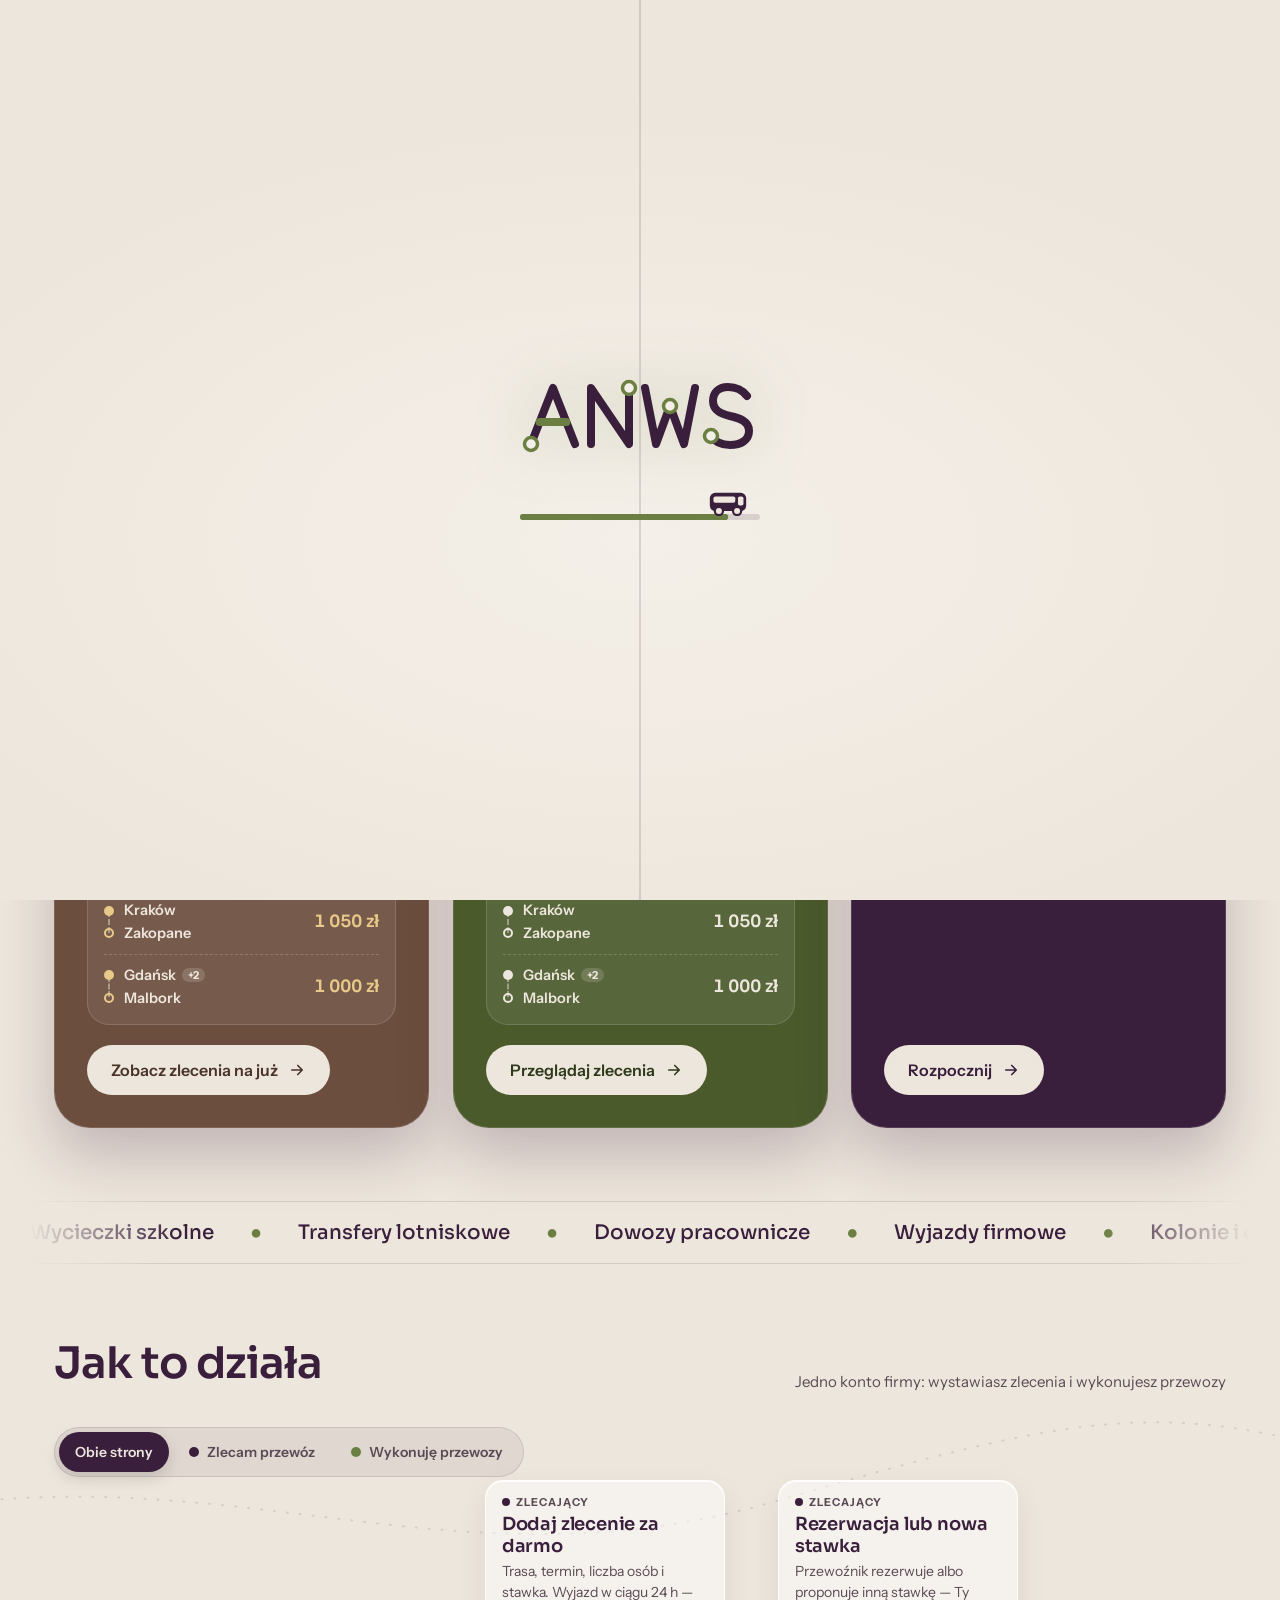
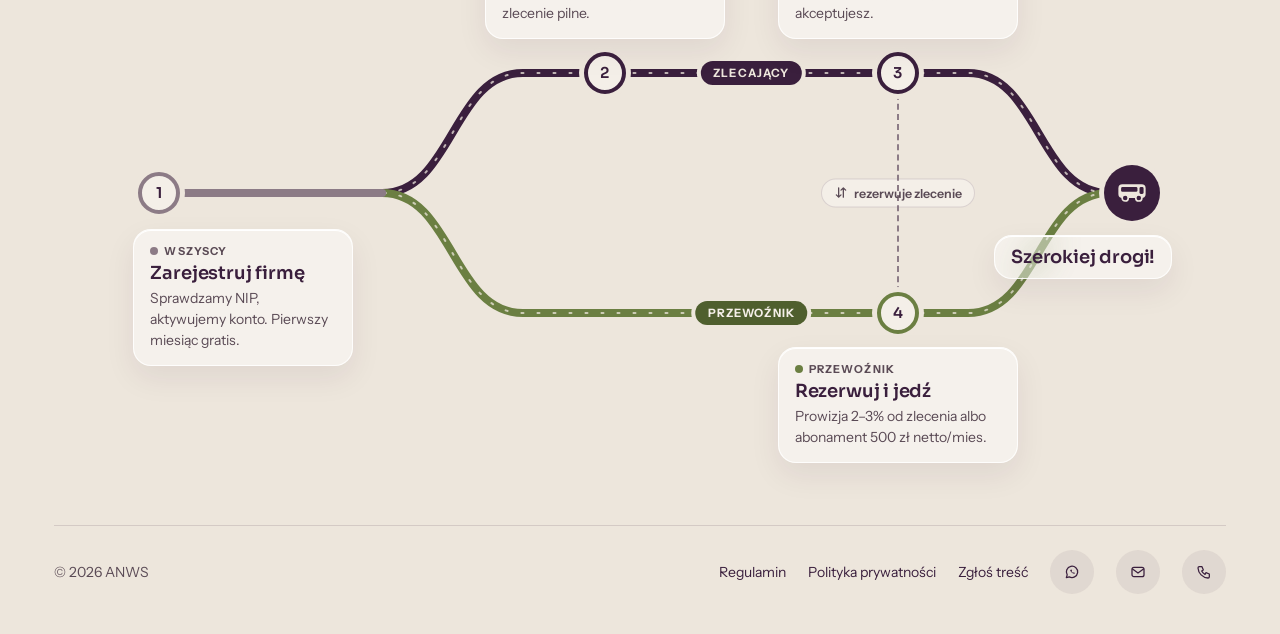
<file: index.html>
<!doctype html>
<html lang="pl">
<head>
<meta charset="utf-8">
<meta name="viewport" content="width=device-width, initial-scale=1">
<title>ANWS — zlecenia przewozowe autobusami</title>
<meta name="description" content="Dodaj zlecenie na przejazd autobusem albo znajdź przewóz, który Twoja flota może zrealizować.">
<meta name="theme-color" content="#EDE6DC">
<link rel="icon" href="favicon.svg" type="image/svg+xml">
<script>
/* motyw i język ustawiamy przed pierwszym malowaniem, żeby strona nie „mrugała” */
(function () {
  var d = document.documentElement, theme = 'light', lang = 'pl';
  d.classList.add('js');
  /* loader: bez ruchu (prefers-reduced-motion) pomijamy; zabezpieczenie, gdyby skrypt nie wystartował */
  if (!matchMedia('(prefers-reduced-motion: reduce)').matches) {
    d.classList.add('is-loading');
    setTimeout(function () { d.classList.remove('is-loading'); var l = document.getElementById('loader'); if (l) l.remove(); }, 9000);
  }
  try {
    var st = localStorage.getItem('anws-theme');
    theme = st || (matchMedia('(prefers-color-scheme: dark)').matches ? 'dark' : 'light');
    lang = localStorage.getItem('anws-lang') || 'pl';
  } catch (e) {}
  d.dataset.theme = theme;
  d.lang = lang;
  var m = document.querySelector('meta[name="theme-color"]');
  if (m) m.content = theme === 'dark' ? '#0F1013' : '#EDE6DC';
})();
</script>
<link rel="preconnect" href="https://fonts.googleapis.com">
<link rel="preconnect" href="https://fonts.gstatic.com" crossorigin>
<link rel="stylesheet" href="https://fonts.googleapis.com/css2?family=Sora:wght@500;600;700&family=Instrument+Sans:wght@400;500;600&display=swap">
<link rel="stylesheet" href="css/style.css?v=202610162304">
</head>
<body>
<!-- loader: logo, droga z paskiem postępu i autobusem; przejście wybierane w js/main.js (?loader=) -->
<div class="loader" id="loader" data-mode="doors" aria-hidden="true">
  <div class="ld-bg"></div>
  <div class="ld-panel ld-l"></div>
  <div class="ld-panel ld-r"></div>
  <div class="ld-inner">
    <svg class="ld-logo" viewBox="0 0 230 80">
      <g class="draw" fill="none" stroke-width="8" stroke-linecap="round" stroke-linejoin="round">
        <path class="d1" pathLength="100" d="M6 68 L28 12 L50 68"></path>
        <path class="d2" pathLength="100" d="M66 68 V12 L104 68 V12"></path>
        <path class="d3" pathLength="100" d="M120 12 L131 68 L145 30 L159 68 L170 12"></path>
        <path class="d4" pathLength="100" d="M222 20 C216 12 208 11 203 11 C193 11 188 17 188 25 C188 35 197 38 205 40 C214 42 224 45 224 55 C224 64 216 69 205 69 C197 69 190 66 186 60"></path>
        <path class="d5" pathLength="100" d="M14.6 46 H41.4"></path>
      </g>
      <circle class="stop s1" cx="6" cy="68" r="6.5"></circle>
      <circle class="stop s2" cx="104" cy="12" r="6.5"></circle>
      <circle class="stop s3" cx="145" cy="30" r="6.5"></circle>
      <circle class="stop s4" cx="186" cy="60" r="6.5"></circle>
    </svg>
    <div class="ld-track">
      <span class="ld-road"></span>
      <span class="ld-fill"></span>
      <svg class="ld-bus" viewBox="0 0 44 28"><rect class="bus-body" x="2" y="2" width="40" height="20" rx="6"></rect><rect class="bus-win" x="6" y="6" width="24" height="7" rx="2"></rect><rect class="bus-win" x="33" y="6" width="6" height="10" rx="2"></rect><circle class="bus-wheel" cx="12" cy="22" r="4.5" stroke-width="2.4"></circle><circle class="bus-wheel" cx="32" cy="22" r="4.5" stroke-width="2.4"></circle></svg>
    </div>
  </div>
  <svg class="ld-sweep-bus" viewBox="0 0 44 28"><rect class="bus-body" x="2" y="2" width="40" height="20" rx="6"></rect><rect class="bus-win" x="6" y="6" width="24" height="7" rx="2"></rect><rect class="bus-win" x="33" y="6" width="6" height="10" rx="2"></rect><circle class="bus-wheel" cx="12" cy="22" r="4.5" stroke-width="2.4"></circle><circle class="bus-wheel" cx="32" cy="22" r="4.5" stroke-width="2.4"></circle></svg>
</div>

<a class="skip" href="#tresc" data-i18n="skip">Przejdź do treści</a>

<div class="page">

  <!-- tło -->
  <div class="bg" aria-hidden="true">
    <!-- tryb ciemny: zorza -->
    <div class="aurora">
      <div class="blob b1"></div>
      <div class="blob b2"></div>
      <div class="blob b3"></div>
      <div class="grid-bg"></div>
    </div>

    <svg class="bg-desktop" viewBox="0 0 1440 1700" preserveAspectRatio="xMidYMin slice">
      <path d="M-60 120 C 240 40, 420 200, 720 90 S 1180 20, 1520 130" class="route-dots" stroke-opacity=".14"></path>
      <path d="M-60 760 C 200 640, 380 860, 650 720 S 1010 420, 1190 520 S 1420 360, 1520 300" class="route-dots" stroke-opacity=".16"></path>
      <path class="flow" d="M-60 760 C 200 640, 380 860, 650 720 S 1010 420, 1190 520 S 1420 360, 1520 300" fill="none" stroke-width="3" stroke-linecap="round" stroke-dasharray="60 180"></path>
      <path d="M-60 1520 C 300 1440, 520 1600, 860 1500 S 1260 1400, 1520 1480" class="route-dots" stroke-opacity=".12"></path>
      <circle class="pulse p1" cx="650" cy="720" r="7" fill="none" stroke-width="2"></circle>
      <circle class="pulse p2" cx="1190" cy="520" r="7" fill="none" stroke-width="2"></circle>
      <circle class="stop-bg" cx="650" cy="720" r="6" stroke-width="3"></circle>
      <circle class="stop-bg" cx="1190" cy="520" r="6" stroke-width="3"></circle>
      <g class="bus">
        <rect class="bus-body" x="-19" y="-11" width="38" height="19" rx="5"></rect>
        <rect class="bus-win" x="-15" y="-8" width="25" height="6" rx="2"></rect>
        <rect class="bus-win" x="12" y="-8" width="5" height="9" rx="1.5"></rect>
        <circle class="bus-wheel" cx="-10" cy="8" r="3.6" stroke-width="2"></circle>
        <circle class="bus-wheel" cx="10" cy="8" r="3.6" stroke-width="2"></circle>
        <animateMotion dur="22s" repeatCount="indefinite" rotate="auto" path="M-60 760 C 200 640, 380 860, 650 720 S 1010 420, 1190 520 S 1420 360, 1520 300"></animateMotion>
      </g>
      <g class="bus">
        <rect class="bus2-body" x="-15" y="-9" width="30" height="15" rx="4"></rect>
        <rect class="bus-win" x="-12" y="-6" width="19" height="5" rx="1.5"></rect>
        <circle class="bus2-wheel" cx="-8" cy="6.5" r="3" stroke-width="1.8"></circle>
        <circle class="bus2-wheel" cx="8" cy="6.5" r="3" stroke-width="1.8"></circle>
        <animateMotion dur="30s" begin="-8s" repeatCount="indefinite" rotate="auto" path="M-60 120 C 240 40, 420 200, 720 90 S 1180 20, 1520 130"></animateMotion>
      </g>
    </svg>
    <svg class="bg-mobile" viewBox="0 0 390 844" preserveAspectRatio="xMidYMin slice">
      <path d="M-20 70 C 80 20, 180 120, 260 60 S 360 10, 420 50" class="route-dots" stroke-opacity=".14" stroke-dasharray="1 10"></path>
      <path d="M-20 300 C 90 250, 170 350, 260 280 S 360 220, 420 250" class="route-dots" stroke-opacity=".14" stroke-dasharray="1 10"></path>
      <path class="flow" d="M-20 300 C 90 250, 170 350, 260 280 S 360 220, 420 250" fill="none" stroke-width="2.5" stroke-linecap="round" stroke-dasharray="40 140"></path>
      <g class="bus">
        <rect class="bus-body" x="-13" y="-8" width="26" height="13" rx="3.5"></rect>
        <rect class="bus-win" x="-10" y="-5.5" width="16" height="4" rx="1.5"></rect>
        <circle class="bus-wheel" cx="-7" cy="5.5" r="2.6" stroke-width="1.6"></circle>
        <circle class="bus-wheel" cx="7" cy="5.5" r="2.6" stroke-width="1.6"></circle>
        <animateMotion dur="14s" repeatCount="indefinite" rotate="auto" path="M-20 70 C 80 20, 180 120, 260 60 S 360 10, 420 50"></animateMotion>
      </g>
    </svg>
  </div>

  <div class="wrap">

    <!-- nawigacja (zmniejsza się przy przewijaniu) -->
    <div class="nav-slot">
    <header class="nav drop" id="nav">
      <a href="#" class="brand" aria-label="ANWS — strona główna" data-i18n-aria="brand">
        <svg class="logo" viewBox="0 0 230 80" aria-hidden="true">
          <g class="draw" fill="none" stroke-width="8" stroke-linecap="round" stroke-linejoin="round">
            <path class="d1" pathLength="100" d="M6 68 L28 12 L50 68"></path>
            <path class="d2" pathLength="100" d="M66 68 V12 L104 68 V12"></path>
            <path class="d3" pathLength="100" d="M120 12 L131 68 L145 30 L159 68 L170 12"></path>
            <path class="d4" pathLength="100" d="M222 20 C216 12 208 11 203 11 C193 11 188 17 188 25 C188 35 197 38 205 40 C214 42 224 45 224 55 C224 64 216 69 205 69 C197 69 190 66 186 60"></path>
            <path class="d5" pathLength="100" d="M14.6 46 H41.4"></path>
          </g>
          <circle class="stop s1" cx="6" cy="68" r="6.5"></circle>
          <circle class="stop s2" cx="104" cy="12" r="6.5"></circle>
          <circle class="stop s3" cx="145" cy="30" r="6.5"></circle>
          <circle class="stop s4" cx="186" cy="60" r="6.5"></circle>
        </svg>
      </a>

      <nav class="nav-links" aria-label="Główna" data-i18n-aria="nav.label">
        <a href="#jak-to-dziala" data-i18n="nav.how">Jak to działa</a>
        <a href="cennik.html" data-i18n="nav.pricing">Cennik</a>
        <a href="#kontakt" data-i18n="nav.contact">Kontakt</a>
      </nav>

      <div class="nav-actions">
        <div class="lang-switch" role="group" aria-label="Język" data-i18n-aria="lang.group">
          <span class="lang-thumb" aria-hidden="true"></span>
          <button type="button" lang="pl" data-lang="pl" aria-label="Polski" aria-pressed="true">PL</button>
          <button type="button" lang="en" data-lang="en" aria-label="English" aria-pressed="false">EN</button>
        </div>
        <button type="button" class="ib theme-btn" id="theme-btn" aria-pressed="false" aria-label="Tryb ciemny" data-i18n-aria="theme.label">
          <svg class="i-moon" width="18" height="18" viewBox="0 0 24 24" fill="none" stroke="currentColor" stroke-width="2" stroke-linecap="round" stroke-linejoin="round" aria-hidden="true"><path d="M20.5 14.5A8.5 8.5 0 0 1 9.5 3.5a8.5 8.5 0 1 0 11 11z"></path></svg>
          <svg class="i-sun" width="18" height="18" viewBox="0 0 24 24" fill="none" stroke="currentColor" stroke-width="2" stroke-linecap="round" aria-hidden="true"><circle cx="12" cy="12" r="4"></circle><path d="M12 2.5v2.2M12 19.3v2.2M2.5 12h2.2M19.3 12h2.2M5.3 5.3l1.6 1.6M17.1 17.1l1.6 1.6M5.3 18.7l1.6-1.6M17.1 6.9l1.6-1.6"></path></svg>
        </button>
        <a href="https://wa.me/48884106851" target="_blank" rel="noopener" class="ib social" aria-label="Napisz na WhatsAppie" data-i18n-aria="social.wa"><svg width="18" height="18" viewBox="0 0 24 24" fill="none" stroke="currentColor" stroke-width="1.9" stroke-linecap="round" stroke-linejoin="round" aria-hidden="true"><path d="M3.5 20.5l1.3-4.2A8.5 8.5 0 1 1 8 19.3z"></path><path d="M9 8.6c.2 2.6 3.4 5.8 6 6 .7 0 1.4-.6 1.4-1.2l-1.8-1-.9.7c-.8-.3-1.9-1.4-2.3-2.3l.7-.9-1-1.8c-.7 0-1.4.7-1.4 1.4z" fill="currentColor" stroke="none"></path></svg></a>
        <a href="mailto:" class="ib social" aria-label="Napisz e-mail" data-i18n-aria="social.mail"><svg width="18" height="18" viewBox="0 0 24 24" fill="none" stroke="currentColor" stroke-width="1.9" stroke-linecap="round" stroke-linejoin="round" aria-hidden="true"><rect x="3" y="5" width="18" height="14" rx="3"></rect><path d="M3.8 7.5l8.2 6 8.2-6"></path></svg></a>
        <a href="tel:+48884106851" class="ib call" aria-label="Zadzwoń do ANWS" data-i18n-aria="call.aria">
          <svg class="ring" width="18" height="18" viewBox="0 0 24 24" fill="none" stroke="currentColor" stroke-width="1.9" stroke-linecap="round" stroke-linejoin="round" aria-hidden="true"><path d="M5 4h4l2 5-2.5 1.5a11 11 0 0 0 5 5L15 13l5 2v4a2 2 0 0 1-2 2A16 16 0 0 1 3 6a2 2 0 0 1 2-2"></path></svg>
          <span class="phone-num" data-i18n="call.btn">Zadzwoń</span>
        </a>
        <div class="acct" data-acct></div>
        <button type="button" class="menu-btn ib" aria-label="Otwórz menu" aria-expanded="false" aria-controls="menu">
          <svg width="20" height="20" viewBox="0 0 24 24" fill="none" stroke="currentColor" stroke-width="2.2" stroke-linecap="round" aria-hidden="true"><path class="m1" d="M4 8h16"></path><path class="m2" d="M4 16h16"></path></svg>
        </button>
      </div>

      <div class="menu" id="menu" hidden>
        <a href="#jak-to-dziala" data-i18n="nav.how">Jak to działa</a>
        <a href="cennik.html" data-i18n="nav.pricing">Cennik</a>
        <a href="#kontakt" data-i18n="nav.contact">Kontakt</a>
        <a href="tel:+48884106851"><span data-i18n="menu.call">Zadzwoń:</span>&nbsp;+48 884 106 851</a>
        <div class="menu-social">
          <a href="https://wa.me/48884106851" target="_blank" rel="noopener" aria-label="Napisz na WhatsAppie" data-i18n-aria="social.wa"><svg width="18" height="18" viewBox="0 0 24 24" fill="none" stroke="currentColor" stroke-width="1.9" stroke-linecap="round" stroke-linejoin="round" aria-hidden="true"><path d="M3.5 20.5l1.3-4.2A8.5 8.5 0 1 1 8 19.3z"></path><path d="M9 8.6c.2 2.6 3.4 5.8 6 6 .7 0 1.4-.6 1.4-1.2l-1.8-1-.9.7c-.8-.3-1.9-1.4-2.3-2.3l.7-.9-1-1.8c-.7 0-1.4.7-1.4 1.4z" fill="currentColor" stroke="none"></path></svg></a>
          <a href="mailto:" aria-label="Napisz e-mail" data-i18n-aria="social.mail"><svg width="18" height="18" viewBox="0 0 24 24" fill="none" stroke="currentColor" stroke-width="1.9" stroke-linecap="round" stroke-linejoin="round" aria-hidden="true"><rect x="3" y="5" width="18" height="14" rx="3"></rect><path d="M3.8 7.5l8.2 6 8.2-6"></path></svg></a>
        </div>
      </div>
    </header>
    </div>

    <main id="tresc">

      <!-- hero -->
      <section class="hero">
        <span class="badge in t1">
          <span class="live" aria-hidden="true"></span>
          <span data-i18n="badge">Przewóz osób</span>
        </span>

        <h1 class="title">
          <span class="title-text" data-i18n-title="title">Zlecenia przewozowe</span>
          <!-- droga z autobusem pod tytułem -->
          <svg class="road" viewBox="0 0 1000 56" preserveAspectRatio="xMidYMid meet" aria-hidden="true" focusable="false">
            <path class="road-base" pathLength="100" d="M6 30 H994"></path>
            <path class="road-dash" d="M6 30 H994"></path>
            <circle class="road-stop rs1" cx="120" cy="30" r="10"></circle>
            <circle class="road-stop rs2" cx="500" cy="30" r="10"></circle>
            <circle class="road-stop rs3" cx="880" cy="30" r="10"></circle>
            <g class="road-bus">
              <g transform="translate(0 -4) scale(1.55)">
                <rect class="bus-body" x="-19" y="-11" width="38" height="19" rx="5"></rect>
                <rect class="bus-win" x="-15" y="-8" width="25" height="6" rx="2"></rect>
                <rect class="bus-win" x="12" y="-8" width="5" height="9" rx="1.5"></rect>
                <circle class="bus-wheel" cx="-10" cy="8" r="3.6" stroke-width="2"></circle>
                <circle class="bus-wheel" cx="10" cy="8" r="3.6" stroke-width="2"></circle>
              </g>
            </g>
          </svg>
        </h1>

        <p class="lead in t3">
          <span class="lead-long" data-i18n="lead.long">Dodaj zlecenie na przejazd autobusem albo znajdź przewóz, który Twoja flota może zrealizować.</span>
          <span class="lead-short" data-i18n="lead.short">Dodaj zlecenie albo znajdź przewóz dla swojej floty.</span>
        </p>
      </section>

      <!-- trzy kafelki wyboru -->
      <section class="tiles" aria-label="Wybierz, co chcesz zrobić" data-i18n-aria="tiles.label">

        <div class="in t4 tile-wrap">
          <a href="lista-zlecen.html?pilne=1" class="tile tile-urgent" data-auth>
            <span class="glow" aria-hidden="true"></span>
            <div class="tile-top">
              <span class="bubble bubble-gold" aria-hidden="true">
                <svg width="34" height="34" viewBox="0 0 24 24" fill="none" stroke="currentColor" stroke-width="2" stroke-linecap="round" stroke-linejoin="round"><g class="ic-bolt"><path d="M13 2.5 5 13.5h6l-1 8 8-11h-6z"></path></g></svg>
              </span>
              <h2 class="tile-title" data-i18n="t3.title">Pilne przewozy!</h2>
              <span class="tile-num" aria-hidden="true">01</span>
            </div>
            <span class="count" data-count-wrap>
              <b data-count="urgent">—</b>
              <span data-i18n="t3.count">pilnych zleceń</span>
            </span>
            <div class="mboard mboard-urgent" data-board="urgent">
              <div class="mb-head" aria-hidden="true"><span data-i18n="mb.urgent">Najbliższe</span><span data-i18n="mb.rate">Stawka netto</span></div>
              <ol class="mb-list" aria-label="Najbliższe zlecenia" data-i18n-aria="mb.urgent"></ol>
            </div>
            <span class="cta">
              <span data-i18n="t3.cta">Zobacz zlecenia na już</span>
              <span class="cta-arrow" aria-hidden="true"><svg class="arrow" width="18" height="18" viewBox="0 0 24 24" fill="none" stroke="currentColor" stroke-width="2.2" stroke-linecap="round" stroke-linejoin="round"><path d="M5 12h14M13 6l6 6-6 6"></path></svg></span>
            </span>
          </a>
        </div>
        <div class="in t5 tile-wrap">
          <a href="lista-zlecen.html" class="tile tile-find" data-auth>
            <span class="glow" aria-hidden="true"></span>
            <div class="tile-top">
              <span class="bubble bubble-brown" aria-hidden="true">
                <svg width="34" height="34" viewBox="0 0 24 24" fill="none" stroke="currentColor" stroke-width="2" stroke-linecap="round" stroke-linejoin="round"><g class="ic-search"><circle cx="10.5" cy="10.5" r="6"></circle><path d="M15 15l4.5 4.5"></path></g></svg>
              </span>
              <h2 class="tile-title" data-i18n="t2.title">Lista zleceń</h2>
              <span class="tile-num" aria-hidden="true">02</span>
            </div>
            <span class="count" data-count-wrap>
              <b data-count="all">—</b>
              <span data-i18n="t2.count">zleceń w bazie</span>
            </span>
            <div class="mboard mboard-list" data-board="list">
              <div class="mb-head" aria-hidden="true"><span data-i18n="mb.list">Najbliższe</span><span data-i18n="mb.rate">Stawka netto</span></div>
              <ol class="mb-list" aria-label="Najbliższe zlecenia" data-i18n-aria="mb.list"></ol>
            </div>
            <span class="cta">
              <span data-i18n="t2.cta">Przeglądaj zlecenia</span>
              <span class="cta-arrow" aria-hidden="true"><svg class="arrow" width="18" height="18" viewBox="0 0 24 24" fill="none" stroke="currentColor" stroke-width="2.2" stroke-linecap="round" stroke-linejoin="round"><path d="M5 12h14M13 6l6 6-6 6"></path></svg></span>
            </span>
          </a>
        </div>

        <div class="in t6 tile-wrap">
          <a href="lista-zlecen.html?nowe=1" class="tile tile-create" data-auth>
            <span class="glow" aria-hidden="true"></span>
            <div class="tile-top">
              <span class="bubble bubble-olive" aria-hidden="true">
                <svg width="34" height="34" viewBox="0 0 24 24" fill="none" stroke="currentColor" stroke-width="2" stroke-linecap="round"><g class="ic-plus"><path d="M12 5v14M5 12h14"></path></g></svg>
              </span>
              <h2 class="tile-title" data-i18n="t1.title">Utwórz zlecenie</h2>
              <span class="tile-num" aria-hidden="true">03</span>
            </div>
            <div class="tile-text">
              <span class="tile-desc desc-long" data-i18n="t1.long">Podaj trasę, termin i liczbę pasażerów. Przewoźnicy zobaczą Twoje zlecenie i odpowiedzą ofertą.</span>
              <span class="tile-desc desc-short" data-i18n="t1.short">Podaj trasę, termin i liczbę pasażerów. Przewoźnicy odpowiedzą ofertą.</span>
            </div>
            <span class="cta">
              <span data-i18n="t1.cta">Rozpocznij</span>
              <span class="cta-arrow" aria-hidden="true"><svg class="arrow" width="18" height="18" viewBox="0 0 24 24" fill="none" stroke="currentColor" stroke-width="2.2" stroke-linecap="round" stroke-linejoin="round"><path d="M5 12h14M13 6l6 6-6 6"></path></svg></span>
            </span>
          </a>
        </div>

      </section>

      <!-- pasek rodzajów przewozów (treść budowana w js/main.js z tłumaczeń) -->
      <section class="band in t7" aria-label="Rodzaje przewozów" data-i18n-aria="band.label">
        <ul class="sr-only" id="band-list">
          <li>Wycieczki szkolne</li><li>Transfery lotniskowe</li><li>Dowozy pracownicze</li><li>Wyjazdy firmowe</li>
          <li>Kolonie i obozy</li><li>Wesela i uroczystości</li><li>Pielgrzymki</li><li>Wydarzenia sportowe</li>
        </ul>
        <div class="marquee" id="band-marquee" aria-hidden="true">
          <span>Wycieczki szkolne</span><i>●</i><span>Transfery lotniskowe</span><i>●</i><span>Dowozy pracownicze</span><i>●</i><span>Wyjazdy firmowe</span><i>●</i>
          <span>Kolonie i obozy</span><i>●</i><span>Wesela i uroczystości</span><i>●</i><span>Pielgrzymki</span><i>●</i><span>Wydarzenia sportowe</span><i>●</i>
          <span>Wycieczki szkolne</span><i>●</i><span>Transfery lotniskowe</span><i>●</i><span>Dowozy pracownicze</span><i>●</i><span>Wyjazdy firmowe</span><i>●</i>
          <span>Kolonie i obozy</span><i>●</i><span>Wesela i uroczystości</span><i>●</i><span>Pielgrzymki</span><i>●</i><span>Wydarzenia sportowe</span><i>●</i>
        </div>
      </section>

      <!-- jak to działa: mapa dwóch linii (zlecający / przewoźnik), które spotykają się przy zleceniu -->
      <section class="how in t7" id="jak-to-dziala" aria-labelledby="how-title">
        <div class="how-head">
          <h2 id="how-title" data-i18n="how.title">Jak to działa</h2>
          <span data-i18n="how.sub">Jedno konto firmy: wystawiasz zlecenia i wykonujesz przewozy</span>
        </div>

        <div class="role-switch" role="group" aria-label="Pokaż drogę dla" data-i18n-aria="role.label">
          <button type="button" data-role-btn="both" aria-pressed="true" data-i18n="role.both">Obie strony</button>
          <button type="button" data-role-btn="a" aria-pressed="false"><i class="rs-dot rs-a" aria-hidden="true"></i><span data-i18n="role.a">Zlecam przewóz</span></button>
          <button type="button" data-role-btn="b" aria-pressed="false"><i class="rs-dot rs-b" aria-hidden="true"></i><span data-i18n="role.b">Wykonuję przewozy</span></button>
        </div>

        <div class="net" id="net" data-role="both">
          <svg class="net-lines" viewBox="0 0 1000 540" preserveAspectRatio="none" aria-hidden="true" focusable="false">
            <path class="ln ln-a" data-role="a" d="M90 280 L280 280 C340 280 340 160 400 160 L780 160 C840 160 840 280 900 280 L920 280"></path>
            <path class="ln ln-b" data-role="b" d="M90 280 L280 280 C340 280 340 400 400 400 L780 400 C840 400 840 280 900 280 L920 280"></path>
            <path class="ln-flow" data-role="a" d="M90 280 L280 280 C340 280 340 160 400 160 L780 160 C840 160 840 280 900 280 L920 280"></path>
            <path class="ln-flow" data-role="b" d="M90 280 L280 280 C340 280 340 400 400 400 L780 400 C840 400 840 280 900 280 L920 280"></path>
            <path class="ln ln-trunk" d="M90 280 L280 280 M900 280 L920 280"></path>
          </svg>

          <span class="ln-badge badge-a" data-role="a" aria-hidden="true" data-i18n="tag.a">Zlecający</span>
          <span class="ln-badge badge-b" data-role="b" aria-hidden="true" data-i18n="tag.b">Przewoźnik</span>
          <span class="handshake" aria-hidden="true">
            <svg width="14" height="14" viewBox="0 0 24 24" fill="none" stroke="currentColor" stroke-width="2.2" stroke-linecap="round" stroke-linejoin="round"><path d="M8 4v16M4 16l4 4 4-4M16 20V4M12 8l4-4 4 4"></path></svg>
            <span data-i18n="how.handshake">rezerwuje zlecenie</span>
          </span>

          <ol class="nstops">
            <li class="nstop st1" data-role="both">
              <span class="nstop-dot" aria-hidden="true">1</span>
              <div class="nstop-card">
                <span class="nstop-tag tag-all" data-i18n="tag.all">Wszyscy</span>
                <h3 data-i18n="s1.t">Zarejestruj firmę</h3>
                <p data-i18n="s1.p">Sprawdzamy NIP, aktywujemy konto. Pierwszy miesiąc gratis.</p>
              </div>
            </li>
            <li class="nstop st2" data-role="a">
              <span class="nstop-dot" aria-hidden="true">2</span>
              <div class="nstop-card">
                <span class="nstop-tag tag-a" data-i18n="tag.a">Zlecający</span>
                <h3 data-i18n="s2.t">Dodaj zlecenie za darmo</h3>
                <p data-i18n="s2.p">Trasa, termin, liczba osób i stawka. Wyjazd w ciągu 24 h — zlecenie pilne.</p>
              </div>
            </li>
            <li class="nstop st3" data-role="a">
              <span class="nstop-dot" aria-hidden="true">3</span>
              <div class="nstop-card">
                <span class="nstop-tag tag-a" data-i18n="tag.a">Zlecający</span>
                <h3 data-i18n="s3.t">Rezerwacja lub nowa stawka</h3>
                <p data-i18n="s3.p">Przewoźnik rezerwuje albo proponuje inną stawkę — Ty akceptujesz.</p>
              </div>
            </li>
            <li class="nstop st4" data-role="b">
              <span class="nstop-dot" aria-hidden="true">4</span>
              <div class="nstop-card">
                <span class="nstop-tag tag-b" data-i18n="tag.b">Przewoźnik</span>
                <h3 data-i18n="s4.t">Rezerwuj i jedź</h3>
                <p data-i18n="s4.p">Prowizja 2–3% od zlecenia albo abonament 500 zł netto/mies.</p>
              </div>
            </li>
            <li class="nstop st-end" data-role="both">
              <span class="nstop-dot end-dot" aria-hidden="true"><svg viewBox="0 0 44 28" aria-hidden="true"><rect class="nb-body" x="2" y="2" width="40" height="20" rx="6"></rect><rect class="nb-win" x="6" y="6" width="24" height="7" rx="2"></rect><rect class="nb-win" x="33" y="6" width="6" height="10" rx="2"></rect><circle class="nb-wheel" cx="12" cy="22" r="4.5" stroke-width="2.4"></circle><circle class="nb-wheel" cx="32" cy="22" r="4.5" stroke-width="2.4"></circle></svg></span>
              <div class="nstop-card">
                <h3 data-i18n="how.end">Szerokiej drogi!</h3>
              </div>
            </li>
          </ol>

          <span class="net-bus bus-a" data-role="a" aria-hidden="true"><svg viewBox="0 0 44 28" aria-hidden="true"><rect class="nb-body" x="2" y="2" width="40" height="20" rx="6"></rect><rect class="nb-win" x="6" y="6" width="24" height="7" rx="2"></rect><rect class="nb-win" x="33" y="6" width="6" height="10" rx="2"></rect><circle class="nb-wheel" cx="12" cy="22" r="4.5" stroke-width="2.4"></circle><circle class="nb-wheel" cx="32" cy="22" r="4.5" stroke-width="2.4"></circle></svg></span>
          <span class="net-bus bus-b" data-role="b" aria-hidden="true"><svg viewBox="0 0 44 28" aria-hidden="true"><rect class="nb-body" x="2" y="2" width="40" height="20" rx="6"></rect><rect class="nb-win" x="6" y="6" width="24" height="7" rx="2"></rect><rect class="nb-win" x="33" y="6" width="6" height="10" rx="2"></rect><circle class="nb-wheel" cx="12" cy="22" r="4.5" stroke-width="2.4"></circle><circle class="nb-wheel" cx="32" cy="22" r="4.5" stroke-width="2.4"></circle></svg></span>
        </div>
      </section>
    </main>

    <!-- stopka -->
    <footer class="footer" id="kontakt">
      <a href="admin.html" class="footer-copy">© 2026 ANWS</a>
      <div class="footer-links">
        <a href="regulamin.html" data-i18n="footer.terms">Regulamin</a>
        <a href="polityka-prywatnosci.html" data-i18n="footer.privacy">Polityka prywatności</a>
        <a href="regulamin.html#zgloszenia" data-i18n="footer.report">Zgłoś treść</a>
        <a href="https://wa.me/48884106851" target="_blank" rel="noopener" class="ib" aria-label="Napisz na WhatsAppie" data-i18n-aria="social.wa"><svg width="16" height="16" viewBox="0 0 24 24" fill="none" stroke="currentColor" stroke-width="1.9" stroke-linecap="round" stroke-linejoin="round" aria-hidden="true"><path d="M3.5 20.5l1.3-4.2A8.5 8.5 0 1 1 8 19.3z"></path><path d="M9 8.6c.2 2.6 3.4 5.8 6 6 .7 0 1.4-.6 1.4-1.2l-1.8-1-.9.7c-.8-.3-1.9-1.4-2.3-2.3l.7-.9-1-1.8c-.7 0-1.4.7-1.4 1.4z" fill="currentColor" stroke="none"></path></svg></a>
        <a href="mailto:" class="ib" aria-label="Napisz e-mail" data-i18n-aria="social.mail"><svg width="16" height="16" viewBox="0 0 24 24" fill="none" stroke="currentColor" stroke-width="1.9" stroke-linecap="round" stroke-linejoin="round" aria-hidden="true"><rect x="3" y="5" width="18" height="14" rx="3"></rect><path d="M3.8 7.5l8.2 6 8.2-6"></path></svg></a>
        <a href="tel:+48884106851" class="ib call" aria-label="Zadzwoń do ANWS" data-i18n-aria="call.aria"><svg width="16" height="16" viewBox="0 0 24 24" fill="none" stroke="currentColor" stroke-width="1.9" stroke-linecap="round" stroke-linejoin="round" aria-hidden="true"><path d="M5 4h4l2 5-2.5 1.5a11 11 0 0 0 5 5L15 13l5 2v4a2 2 0 0 1-2 2A16 16 0 0 1 3 6a2 2 0 0 1 2-2"></path></svg></a>
      </div>
    </footer>
  </div>
</div>

<!-- okienko „Zadzwoń” na komputerze: numer, kod QR, osoba do kontaktu -->
<dialog class="call-dlg" id="call-dialog" aria-labelledby="call-name">
  <div class="call-panel">
    <button type="button" class="call-x" data-call-close aria-label="Zamknij" data-i18n-aria="call.close">
      <svg width="18" height="18" viewBox="0 0 24 24" fill="none" stroke="currentColor" stroke-width="2.2" stroke-linecap="round" aria-hidden="true"><path d="M6 6l12 12M18 6 6 18"></path></svg>
    </button>
    <div class="call-who">
      <span class="call-avatar" aria-hidden="true">DS</span>
      <div>
        <p class="call-label" data-i18n="call.label">Osoba do kontaktu</p>
        <h2 class="call-name" id="call-name">Daria Skowronek</h2>
      </div>
    </div>
    <a class="call-num" href="tel:+48884106851">+48 884 106 851</a>
    <div class="call-qr-wrap">
      <div class="call-qr" id="call-qr" aria-hidden="true"></div>
      <p class="call-hint" data-i18n="call.qr">Zeskanuj aparatem telefonu — od razu wybierze numer.</p>
    </div>
    <div class="call-row">
      <a class="call-btn call-btn-primary" href="tel:+48884106851" data-direct>
        <svg width="18" height="18" viewBox="0 0 24 24" fill="none" stroke="currentColor" stroke-width="1.9" stroke-linecap="round" stroke-linejoin="round" aria-hidden="true"><path d="M5 4h4l2 5-2.5 1.5a11 11 0 0 0 5 5L15 13l5 2v4a2 2 0 0 1-2 2A16 16 0 0 1 3 6a2 2 0 0 1 2-2"></path></svg>
        <span data-i18n="call.app">Zadzwoń przez aplikację</span>
      </a>
      <button type="button" class="call-btn call-btn-ghost" data-call-copy>
        <svg width="18" height="18" viewBox="0 0 24 24" fill="none" stroke="currentColor" stroke-width="2" stroke-linecap="round" stroke-linejoin="round" aria-hidden="true"><rect x="9" y="9" width="11" height="11" rx="2.5"></rect><path d="M5 15V6.5A2.5 2.5 0 0 1 7.5 4H15"></path></svg>
        <span data-i18n="call.copy">Kopiuj numer</span>
      </button>
    </div>
  </div>
</dialog>

<!-- okienko logowania: otwiera się po kliknięciu w kartę, gdy nie ma zapamiętanej sesji -->
<dialog class="call-dlg auth-dlg" id="auth-dialog" aria-labelledby="auth-title" aria-describedby="auth-sub">
  <div class="call-panel auth-panel">
    <button type="button" class="call-x" data-auth-close aria-label="Zamknij" data-i18n-aria="call.close">
      <svg width="18" height="18" viewBox="0 0 24 24" fill="none" stroke="currentColor" stroke-width="2.2" stroke-linecap="round" aria-hidden="true"><path d="M6 6l12 12M18 6 6 18"></path></svg>
    </button>
    <div class="auth-head">
      <span class="auth-badge" aria-hidden="true">
        <svg width="22" height="22" viewBox="0 0 24 24" fill="none" stroke="currentColor" stroke-width="2" stroke-linecap="round" stroke-linejoin="round"><rect x="4.5" y="10.5" width="15" height="10" rx="2.5"></rect><path d="M8 10.5V8a4 4 0 0 1 8 0v2.5"></path></svg>
      </span>
      <h2 class="auth-title" id="auth-title" data-i18n="auth.title">Zaloguj się</h2>
      <p class="auth-sub" id="auth-sub" data-i18n="auth.sub">Aby utworzyć zlecenie albo przeglądać listę zleceń, zaloguj się na swoje konto.</p>
    </div>

    <div class="auth-alert" id="auth-alert" role="alert" hidden>
      <svg width="20" height="20" viewBox="0 0 24 24" fill="none" stroke="currentColor" stroke-width="2" stroke-linecap="round" stroke-linejoin="round" aria-hidden="true"><circle cx="12" cy="12" r="9"></circle><path d="M12 7.5v5.5M12 16.5h.01"></path></svg>
      <p><span data-i18n="auth.noUser">Użytkownik o takim loginie nie istnieje albo konto nie zostało jeszcze potwierdzone.</span> <a href="tel:+48884106851" data-i18n="auth.contactAdmin">Skontaktuj się z administratorem.</a></p>
    </div>

    <form class="auth-form" id="auth-form" novalidate>
      <div class="field">
        <label for="auth-login" data-i18n="auth.login">Login</label>
        <input id="auth-login" name="username" type="text" autocomplete="username" autocapitalize="none" spellcheck="false" required aria-describedby="auth-login-err">
        <p class="field-err" id="auth-login-err" hidden></p>
      </div>
      <div class="field">
        <label for="auth-pass" data-i18n="auth.password">Hasło</label>
        <div class="pass-wrap">
          <input id="auth-pass" name="password" type="password" autocomplete="current-password" required aria-describedby="auth-pass-err">
          <button type="button" class="pass-toggle" aria-label="Pokaż hasło" aria-pressed="false" data-i18n-aria="auth.show"><svg class="i-eye" width="18" height="18" viewBox="0 0 24 24" fill="none" stroke="currentColor" stroke-width="1.9" stroke-linecap="round" stroke-linejoin="round" aria-hidden="true"><path d="M2.5 12S6 5.5 12 5.5 21.5 12 21.5 12 18 18.5 12 18.5 2.5 12 2.5 12z"></path><circle cx="12" cy="12" r="3"></circle></svg><svg class="i-eye-off" width="18" height="18" viewBox="0 0 24 24" fill="none" stroke="currentColor" stroke-width="1.9" stroke-linecap="round" stroke-linejoin="round" aria-hidden="true"><path d="M3 3l18 18"></path><path d="M10.6 5.6A9.9 9.9 0 0 1 12 5.5c6 0 9.5 6.5 9.5 6.5a17 17 0 0 1-3 3.8M6.5 7.1C4 8.8 2.5 12 2.5 12s3.5 6.5 9.5 6.5c1.6 0 3-.4 4.2-1"></path><path d="M9.9 10a3 3 0 0 0 4.2 4.1"></path></svg></button>
        </div>
        <p class="field-err" id="auth-pass-err" hidden><span></span> <a href="#" class="forgot-inline" data-open-forgot data-i18n="auth.forgotQ">Nie pamiętasz hasła?</a></p>
      </div>
      <div class="auth-row">
        <label class="check">
          <input type="checkbox" id="auth-remember" name="remember">
          <span class="check-box" aria-hidden="true"><svg width="14" height="14" viewBox="0 0 24 24" fill="none" stroke="currentColor" stroke-width="3" stroke-linecap="round" stroke-linejoin="round"><path d="M5 12.5l4.5 4.5L19 7.5"></path></svg></span>
          <span data-i18n="auth.remember">Zapamiętaj mnie</span>
        </label>
        <a href="#" class="auth-link" data-open-forgot data-i18n="auth.forgot">Zapomniałem hasła</a>
      </div>
      <button type="submit" class="call-btn call-btn-primary auth-submit">
        <span class="spinner" aria-hidden="true"></span>
        <span class="auth-submit-label" data-i18n="auth.submit">Zaloguj się</span>
      </button>
    </form>

    <p class="auth-foot"><span data-i18n="auth.noAccount">Nie masz konta?</span> <a href="#" class="auth-link" data-open-register data-i18n="auth.register">Zarejestruj się</a></p>
  </div>
</dialog>

<!-- okienko „Nie pamiętasz hasła?”: link do ustawienia nowego hasła na e-mail -->
<dialog class="call-dlg auth-dlg" id="forgot-dialog" aria-labelledby="fg-title">
  <div class="call-panel auth-panel">
    <button type="button" class="call-x" data-fg-close aria-label="Zamknij" data-i18n-aria="call.close">
      <svg width="18" height="18" viewBox="0 0 24 24" fill="none" stroke="currentColor" stroke-width="2.2" stroke-linecap="round" aria-hidden="true"><path d="M6 6l12 12M18 6 6 18"></path></svg>
    </button>
    <div class="auth-head">
      <span class="auth-badge" aria-hidden="true">
        <svg width="22" height="22" viewBox="0 0 24 24" fill="none" stroke="currentColor" stroke-width="2" stroke-linecap="round" stroke-linejoin="round"><circle cx="8" cy="15" r="4"></circle><path d="M10.8 12.2 20 3M16 7l3 3M14 9l2 2"></path></svg>
      </span>
      <h2 class="auth-title" id="fg-title" data-i18n="fg.title">Nie pamiętasz hasła?</h2>
      <p class="auth-sub" data-i18n="fg.sub">Podaj adres e-mail przypisany do konta. Wyślemy na niego link do ustawienia nowego hasła.</p>
    </div>

    <form class="auth-form" id="fg-form" novalidate>
      <div class="field">
        <label for="fg-email" data-i18n="reg.email">Adres e-mail</label>
        <input id="fg-email" name="email" type="email" autocomplete="email" required aria-describedby="fg-email-err">
        <p class="field-err" id="fg-email-err" hidden></p>
      </div>
      <button type="submit" class="call-btn call-btn-primary auth-submit">
        <span class="spinner" aria-hidden="true"></span>
        <span class="auth-submit-label" data-i18n="fg.submit">Wyślij link</span>
      </button>
    </form>

    <div class="fg-sent" id="fg-sent" tabindex="-1" hidden>
      <span class="done-icon" aria-hidden="true"><svg width="28" height="28" viewBox="0 0 24 24" fill="none" stroke="currentColor" stroke-width="2.2" stroke-linecap="round" stroke-linejoin="round"><rect x="3" y="5" width="18" height="14" rx="3"></rect><path d="M3.8 7.5l8.2 6 8.2-6"></path></svg></span>
      <h3 data-i18n="fg.sentTitle">Sprawdź skrzynkę</h3>
      <p><span data-i18n="fg.sent1">Jeśli konto z adresem</span> <b id="fg-sent-email"></b> <span data-i18n="fg.sent2">istnieje, wysłaliśmy na nie link do zmiany hasła. Link jest ważny 30 minut i działa tylko raz.</span></p>
      <p class="fg-hint" data-i18n="fg.spam">Nie widzisz wiadomości? Sprawdź folder spam albo wyślij link ponownie.</p>
      <button type="button" class="call-btn call-btn-ghost" id="fg-resend" disabled></button>
    </div>

    <p class="auth-foot"><a href="#" class="auth-link" data-fg-login data-i18n="fg.back">Wróć do logowania</a></p>
  </div>
</dialog>

<!-- okienko rejestracji: wniosek → akceptacja administratora → e-mail i logowanie -->
<dialog class="call-dlg auth-dlg reg-dlg" id="reg-dialog" aria-labelledby="reg-title">
  <div class="call-panel auth-panel reg-panel">
    <button type="button" class="call-x" data-reg-close aria-label="Zamknij" data-i18n-aria="call.close">
      <svg width="18" height="18" viewBox="0 0 24 24" fill="none" stroke="currentColor" stroke-width="2.2" stroke-linecap="round" aria-hidden="true"><path d="M6 6l12 12M18 6 6 18"></path></svg>
    </button>
    <div class="auth-head">
      <span class="auth-badge" aria-hidden="true">
        <svg width="22" height="22" viewBox="0 0 24 24" fill="none" stroke="currentColor" stroke-width="2" stroke-linecap="round" stroke-linejoin="round"><circle cx="10" cy="8" r="4"></circle><path d="M2.5 20.5c.8-4 3.8-6 7.5-6s6.7 2 7.5 6M19 8v6M16 11h6"></path></svg>
      </span>
      <h2 class="auth-title" id="reg-title" data-i18n="reg.title">Załóż konto</h2>
      <p class="auth-sub" data-i18n="reg.sub">Platforma jest dla przewoźników osób. Rejestracja ma dwa etapy: wysyłasz wniosek, a administrator weryfikuje firmę i aktywuje konto.</p>
    </div>
    <ol class="reg-steps" aria-label="Etapy rejestracji" data-i18n-aria="reg.stepsLabel">
      <li class="rs-step is-current"><span class="rs-num" aria-hidden="true">1</span><span data-i18n="reg.step1">Wniosek</span></li>
      <li class="rs-step"><span class="rs-num" aria-hidden="true">2</span><span data-i18n="reg.step2">Weryfikacja</span></li>
      <li class="rs-step"><span class="rs-num" aria-hidden="true">3</span><span data-i18n="reg.step3">Aktywne konto</span></li>
    </ol>

    <form class="auth-form reg-form" id="reg-form" novalidate>
      <div class="reg-summary" id="reg-summary" role="alert" tabindex="-1" hidden>
        <p data-i18n="reg.summary">Popraw zaznaczone pola:</p>
        <ul id="reg-summary-list"></ul>
      </div>

      <fieldset class="reg-group">
        <legend data-i18n="reg.companyLegend">Dane firmy</legend>
        <div class="field">
          <label for="reg-nip">NIP</label>
          <div class="nip-row">
            <input id="reg-nip" name="nip" type="text" inputmode="numeric" autocomplete="off" maxlength="13" required aria-describedby="reg-nip-err reg-verify">
            <button type="button" class="nip-check" id="reg-nip-check" data-i18n="reg.check">Sprawdź</button>
          </div>
          <p class="field-err" id="reg-nip-err" hidden></p>
          <div class="verify" id="reg-verify" data-state="idle" aria-live="polite">
            <span class="verify-icon" aria-hidden="true"></span>
            <div class="verify-text"><p id="reg-verify-msg" data-i18n="v.idle">Po wpisaniu NIP sprawdzimy firmę w publicznych rejestrach (Biała lista VAT, KRS).</p></div>
          </div>
        </div>
        <div class="field">
          <label for="reg-company" data-i18n="reg.company">Nazwa firmy</label>
          <input id="reg-company" name="organization" type="text" autocomplete="organization" readonly required aria-describedby="reg-company-help reg-company-err" placeholder="—">
          <p class="field-help" id="reg-company-help" data-i18n="reg.companyHelp">Uzupełni się automatycznie z rejestru po sprawdzeniu NIP.</p>
          <p class="field-err" id="reg-company-err" hidden></p>
        </div>
      </fieldset>

      <fieldset class="reg-group">
        <legend data-i18n="reg.contactLegend">Kontakt</legend>
        <div class="field">
          <label for="reg-person" data-i18n="reg.person">Imię i nazwisko osoby do kontaktu</label>
          <input id="reg-person" name="name" type="text" autocomplete="name" required aria-describedby="reg-person-err">
          <p class="field-err" id="reg-person-err" hidden></p>
        </div>
        <div class="field">
          <label for="reg-email" data-i18n="reg.email">Adres e-mail</label>
          <input id="reg-email" name="email" type="email" autocomplete="email" required aria-describedby="reg-email-err">
          <p class="field-err" id="reg-email-err" hidden></p>
        </div>
        <div class="reg-cols">
          <div class="field">
            <label for="reg-phone" data-i18n="reg.phone">Telefon kontaktowy</label>
            <div class="tel-row">
              <select id="reg-phone-cc" class="tel-cc" autocomplete="tel-country-code" aria-label="Numer kierunkowy kraju" data-i18n-aria="reg.cc"><option value="48" selected>PL +48</option><option value="49">DE +49</option><option value="420">CZ +420</option><option value="421">SK +421</option><option value="370">LT +370</option><option value="371">LV +371</option><option value="372">EE +372</option><option value="380">UA +380</option><option value="43">AT +43</option><option value="36">HU +36</option><option value="40">RO +40</option><option value="359">BG +359</option><option value="385">HR +385</option><option value="386">SI +386</option><option value="44">GB +44</option><option value="353">IE +353</option><option value="31">NL +31</option><option value="32">BE +32</option><option value="33">FR +33</option><option value="34">ES +34</option><option value="351">PT +351</option><option value="39">IT +39</option><option value="41">CH +41</option><option value="45">DK +45</option><option value="46">SE +46</option><option value="47">NO +47</option><option value="358">FI +358</option><option value="30">GR +30</option></select>
              <input id="reg-phone" name="phone" type="tel" inputmode="tel" autocomplete="tel-national" required aria-describedby="reg-phone-err">
            </div>
            <p class="field-err" id="reg-phone-err" hidden></p>
          </div>
          <div class="field">
            <label for="reg-alarm" data-i18n="reg.alarm">Telefon alarmowy</label>
            <div class="tel-row">
              <select id="reg-alarm-cc" class="tel-cc" autocomplete="off" aria-label="Numer kierunkowy kraju" data-i18n-aria="reg.cc"><option value="48" selected>PL +48</option><option value="49">DE +49</option><option value="420">CZ +420</option><option value="421">SK +421</option><option value="370">LT +370</option><option value="371">LV +371</option><option value="372">EE +372</option><option value="380">UA +380</option><option value="43">AT +43</option><option value="36">HU +36</option><option value="40">RO +40</option><option value="359">BG +359</option><option value="385">HR +385</option><option value="386">SI +386</option><option value="44">GB +44</option><option value="353">IE +353</option><option value="31">NL +31</option><option value="32">BE +32</option><option value="33">FR +33</option><option value="34">ES +34</option><option value="351">PT +351</option><option value="39">IT +39</option><option value="41">CH +41</option><option value="45">DK +45</option><option value="46">SE +46</option><option value="47">NO +47</option><option value="358">FI +358</option><option value="30">GR +30</option></select>
              <input id="reg-alarm" name="alarm" type="tel" inputmode="tel" autocomplete="off" required aria-describedby="reg-alarm-help reg-alarm-err">
            </div>
            <p class="field-err" id="reg-alarm-err" hidden></p>
          </div>
        </div>
        <p class="field-help" id="reg-alarm-help" data-i18n="reg.alarmHelp">Telefon alarmowy służy do powiadomień o pilnych zleceniach — może być taki sam jak kontaktowy.</p>
      </fieldset>

      <fieldset class="reg-group">
        <legend data-i18n="reg.loginLegend">Utwórz login i hasło</legend>
        <div class="reg-cols">
          <div class="field">
            <label for="reg-login" data-i18n="auth.login">Login</label>
            <input id="reg-login" name="username" type="text" autocomplete="username" autocapitalize="none" spellcheck="false" required aria-describedby="reg-login-help reg-login-err">
            <p class="field-help" id="reg-login-help" data-i18n="reg.loginHelp">3–30 znaków: litery, cyfry, kropka, myślnik.</p>
            <p class="field-err" id="reg-login-err" hidden></p>
          </div>
          <div class="field">
            <label for="reg-pass" data-i18n="auth.password">Hasło</label>
            <div class="pass-wrap">
              <input id="reg-pass" name="new-password" type="password" autocomplete="new-password" required aria-describedby="reg-pass-help reg-pass-err">
              <button type="button" class="pass-toggle" aria-label="Pokaż hasło" aria-pressed="false" data-i18n-aria="auth.show"><svg class="i-eye" width="18" height="18" viewBox="0 0 24 24" fill="none" stroke="currentColor" stroke-width="1.9" stroke-linecap="round" stroke-linejoin="round" aria-hidden="true"><path d="M2.5 12S6 5.5 12 5.5 21.5 12 21.5 12 18 18.5 12 18.5 2.5 12 2.5 12z"></path><circle cx="12" cy="12" r="3"></circle></svg><svg class="i-eye-off" width="18" height="18" viewBox="0 0 24 24" fill="none" stroke="currentColor" stroke-width="1.9" stroke-linecap="round" stroke-linejoin="round" aria-hidden="true"><path d="M3 3l18 18"></path><path d="M10.6 5.6A9.9 9.9 0 0 1 12 5.5c6 0 9.5 6.5 9.5 6.5a17 17 0 0 1-3 3.8M6.5 7.1C4 8.8 2.5 12 2.5 12s3.5 6.5 9.5 6.5c1.6 0 3-.4 4.2-1"></path><path d="M9.9 10a3 3 0 0 0 4.2 4.1"></path></svg></button>
            </div>
            <div class="strength" id="reg-strength" data-score="0" aria-hidden="true"><i></i><i></i><i></i><i></i></div>
            <p class="field-help" id="reg-pass-help"><span data-i18n="reg.passHelp">Min. 8 znaków, w tym litera i cyfra.</span> <b id="reg-strength-label"></b></p>
            <p class="field-err" id="reg-pass-err" hidden></p>
          </div>
        </div>
      </fieldset>

      <div class="field">
        <label class="check reg-consent">
          <input type="checkbox" id="reg-consent" required aria-describedby="reg-consent-err">
          <span class="check-box" aria-hidden="true"><svg width="14" height="14" viewBox="0 0 24 24" fill="none" stroke="currentColor" stroke-width="3" stroke-linecap="round" stroke-linejoin="round"><path d="M5 12.5l4.5 4.5L19 7.5"></path></svg></span>
          <span><span data-i18n="reg.consent1">Akceptuję</span> <a href="regulamin.html" target="_blank" rel="noopener" data-i18n="reg.terms">Regulamin</a> <span data-i18n="reg.consent2">i</span> <a href="polityka-prywatnosci.html" target="_blank" rel="noopener" data-i18n="reg.privacy">Politykę prywatności</a>.</span>
        </label>
        <p class="field-err" id="reg-consent-err" hidden></p>
      </div>
      <p class="reg-rodo"><span data-i18n="reg.rodo">Administratorem danych podanych w formularzu jest operator platformy ANWS. Przetwarzamy je, aby zweryfikować firmę, założyć i obsługiwać konto.</span> <a href="polityka-prywatnosci.html" target="_blank" rel="noopener" data-i18n="reg.rodoMore">Więcej w Polityce prywatności.</a></p>

      <button type="submit" class="call-btn call-btn-primary auth-submit" id="reg-submit">
        <span class="spinner" aria-hidden="true"></span>
        <span class="auth-submit-label" data-i18n="reg.submit">Wyślij wniosek o rejestrację</span>
      </button>
    </form>

    <div class="reg-done" id="reg-done" tabindex="-1" hidden>
      <span class="done-icon" aria-hidden="true"><svg width="30" height="30" viewBox="0 0 24 24" fill="none" stroke="currentColor" stroke-width="2.6" stroke-linecap="round" stroke-linejoin="round"><path d="M5 12.5l4.5 4.5L19 7.5"></path></svg></span>
      <h3 data-i18n="reg.doneTitle">Wniosek wysłany!</h3>
      <p><span data-i18n="reg.doneText">Administrator sprawdzi dane firmy. Po akceptacji wyślemy e-mail z potwierdzeniem na adres</span> <b id="reg-done-email"></b><span data-i18n="reg.doneText2"> — wtedy zalogujesz się swoim loginem i hasłem.</span></p>
      <ol class="reg-steps is-sent" aria-label="Etapy rejestracji" data-i18n-aria="reg.stepsLabel">
      <li class="rs-step is-current"><span class="rs-num" aria-hidden="true">1</span><span data-i18n="reg.step1">Wniosek</span></li>
      <li class="rs-step"><span class="rs-num" aria-hidden="true">2</span><span data-i18n="reg.step2">Weryfikacja</span></li>
      <li class="rs-step"><span class="rs-num" aria-hidden="true">3</span><span data-i18n="reg.step3">Aktywne konto</span></li>
    </ol>
      <button type="button" class="call-btn call-btn-primary" data-reg-close data-i18n="reg.doneBtn">Wróć na stronę</button>
    </div>

    <p class="auth-foot" id="reg-foot"><span data-i18n="reg.haveAccount">Masz już konto?</span> <a href="#" class="auth-link" data-open-login data-i18n="auth.title">Zaloguj się</a></p>
  </div>
</dialog>

<script src="js/i18n.js?v=202610162304"></script>
<script src="js/auth.js?v=202610162304"></script>
<script src="js/integrations.js?v=202610162304"></script>
<script src="js/orders.js?v=202610162304"></script>
<script src="js/verify.js?v=202610162304"></script>
<script src="js/main.js?v=202610162304" defer></script>
<script src="js/account.js?v=202610162304" defer></script>
<script src="js/forgot.js?v=202610162304" defer></script>
<script src="js/register.js?v=202610162304" defer></script>
</body>
</html>
</file>
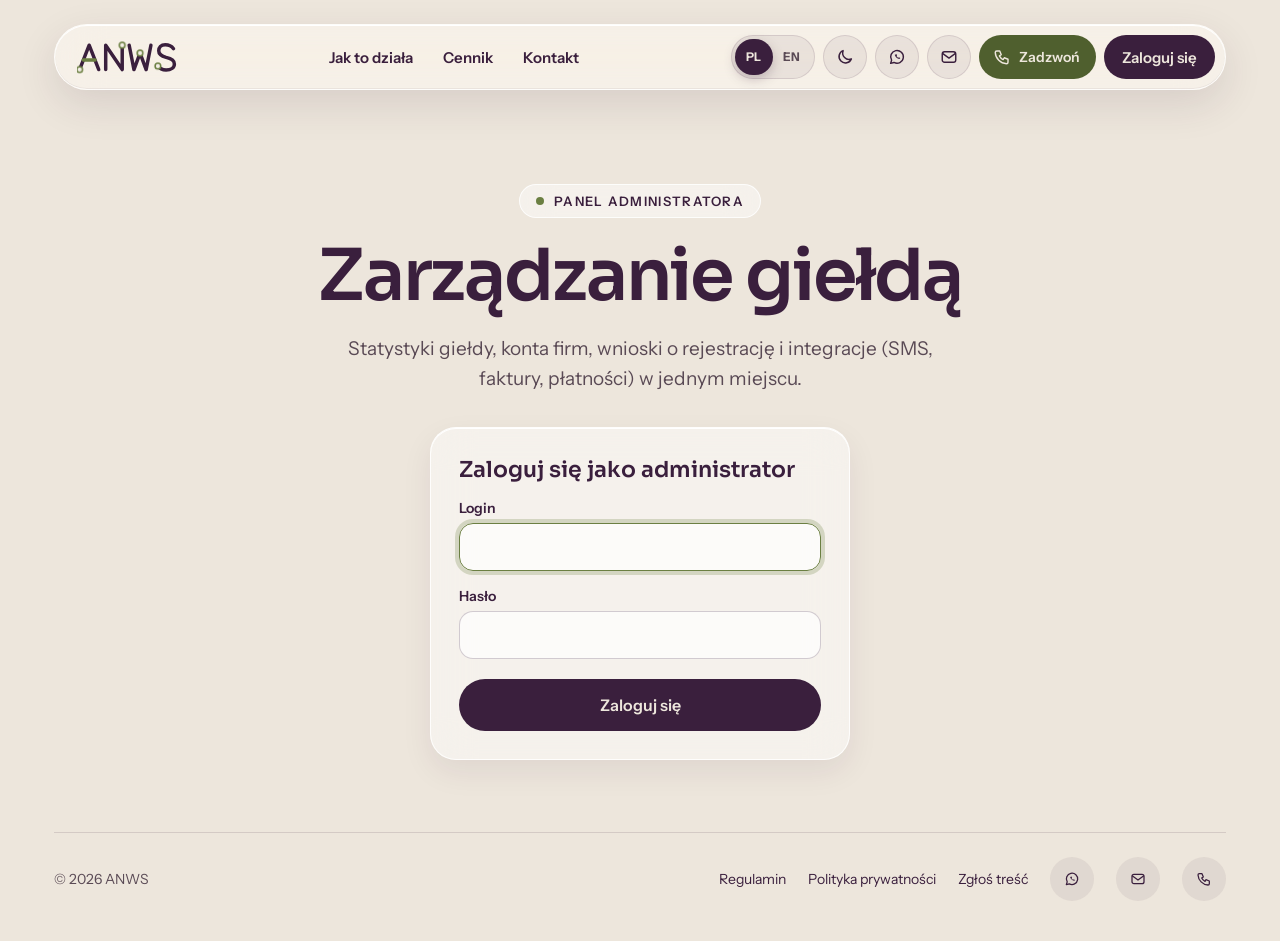
<file: admin.html>
<!doctype html>
<html lang="pl">
<head>
<meta charset="utf-8">
<meta name="viewport" content="width=device-width, initial-scale=1">
<title>Panel administratora — ANWS</title>
<meta name="description" content="Panel administratora ANWS.">
<meta name="robots" content="noindex, nofollow">
<meta name="theme-color" content="#EDE6DC">
<link rel="icon" href="favicon.svg" type="image/svg+xml">
<script>
/* motyw i język ustawiamy przed pierwszym malowaniem, żeby strona nie „mrugała” */
(function () {
  var d = document.documentElement, theme = 'light', lang = 'pl';
  d.classList.add('js');
  try {
    var st = localStorage.getItem('anws-theme');
    theme = st || (matchMedia('(prefers-color-scheme: dark)').matches ? 'dark' : 'light');
    lang = localStorage.getItem('anws-lang') || 'pl';
  } catch (e) {}
  d.dataset.theme = theme;
  d.lang = lang;
  var m = document.querySelector('meta[name="theme-color"]');
  if (m) m.content = theme === 'dark' ? '#0F1013' : '#EDE6DC';
})();
</script>
<link rel="preconnect" href="https://fonts.googleapis.com">
<link rel="preconnect" href="https://fonts.gstatic.com" crossorigin>
<link rel="stylesheet" href="https://fonts.googleapis.com/css2?family=Sora:wght@500;600;700&family=Instrument+Sans:wght@400;500;600&display=swap">
<link rel="stylesheet" href="css/style.css?v=202610162304">
</head>
<body data-title-key="legal.adminTitle">
<a class="skip" href="#tresc" data-i18n="skip">Przejdź do treści</a>

<div class="page">

  <!-- tło -->
  <div class="bg" aria-hidden="true">
    <!-- tryb ciemny: zorza -->
    <div class="aurora">
      <div class="blob b1"></div>
      <div class="blob b2"></div>
      <div class="blob b3"></div>
      <div class="grid-bg"></div>
    </div>

    <svg class="bg-desktop" viewBox="0 0 1440 1700" preserveAspectRatio="xMidYMin slice">
      <path d="M-60 120 C 240 40, 420 200, 720 90 S 1180 20, 1520 130" class="route-dots" stroke-opacity=".14"></path>
      <path d="M-60 760 C 200 640, 380 860, 650 720 S 1010 420, 1190 520 S 1420 360, 1520 300" class="route-dots" stroke-opacity=".16"></path>
      <path class="flow" d="M-60 760 C 200 640, 380 860, 650 720 S 1010 420, 1190 520 S 1420 360, 1520 300" fill="none" stroke-width="3" stroke-linecap="round" stroke-dasharray="60 180"></path>
      <path d="M-60 1520 C 300 1440, 520 1600, 860 1500 S 1260 1400, 1520 1480" class="route-dots" stroke-opacity=".12"></path>
      <circle class="pulse p1" cx="650" cy="720" r="7" fill="none" stroke-width="2"></circle>
      <circle class="pulse p2" cx="1190" cy="520" r="7" fill="none" stroke-width="2"></circle>
      <circle class="stop-bg" cx="650" cy="720" r="6" stroke-width="3"></circle>
      <circle class="stop-bg" cx="1190" cy="520" r="6" stroke-width="3"></circle>
      <g class="bus">
        <rect class="bus-body" x="-19" y="-11" width="38" height="19" rx="5"></rect>
        <rect class="bus-win" x="-15" y="-8" width="25" height="6" rx="2"></rect>
        <rect class="bus-win" x="12" y="-8" width="5" height="9" rx="1.5"></rect>
        <circle class="bus-wheel" cx="-10" cy="8" r="3.6" stroke-width="2"></circle>
        <circle class="bus-wheel" cx="10" cy="8" r="3.6" stroke-width="2"></circle>
        <animateMotion dur="22s" repeatCount="indefinite" rotate="auto" path="M-60 760 C 200 640, 380 860, 650 720 S 1010 420, 1190 520 S 1420 360, 1520 300"></animateMotion>
      </g>
      <g class="bus">
        <rect class="bus2-body" x="-15" y="-9" width="30" height="15" rx="4"></rect>
        <rect class="bus-win" x="-12" y="-6" width="19" height="5" rx="1.5"></rect>
        <circle class="bus2-wheel" cx="-8" cy="6.5" r="3" stroke-width="1.8"></circle>
        <circle class="bus2-wheel" cx="8" cy="6.5" r="3" stroke-width="1.8"></circle>
        <animateMotion dur="30s" begin="-8s" repeatCount="indefinite" rotate="auto" path="M-60 120 C 240 40, 420 200, 720 90 S 1180 20, 1520 130"></animateMotion>
      </g>
    </svg>
    <svg class="bg-mobile" viewBox="0 0 390 844" preserveAspectRatio="xMidYMin slice">
      <path d="M-20 70 C 80 20, 180 120, 260 60 S 360 10, 420 50" class="route-dots" stroke-opacity=".14" stroke-dasharray="1 10"></path>
      <path d="M-20 300 C 90 250, 170 350, 260 280 S 360 220, 420 250" class="route-dots" stroke-opacity=".14" stroke-dasharray="1 10"></path>
      <path class="flow" d="M-20 300 C 90 250, 170 350, 260 280 S 360 220, 420 250" fill="none" stroke-width="2.5" stroke-linecap="round" stroke-dasharray="40 140"></path>
      <g class="bus">
        <rect class="bus-body" x="-13" y="-8" width="26" height="13" rx="3.5"></rect>
        <rect class="bus-win" x="-10" y="-5.5" width="16" height="4" rx="1.5"></rect>
        <circle class="bus-wheel" cx="-7" cy="5.5" r="2.6" stroke-width="1.6"></circle>
        <circle class="bus-wheel" cx="7" cy="5.5" r="2.6" stroke-width="1.6"></circle>
        <animateMotion dur="14s" repeatCount="indefinite" rotate="auto" path="M-20 70 C 80 20, 180 120, 260 60 S 360 10, 420 50"></animateMotion>
      </g>
    </svg>
  </div>

  <div class="wrap">

    <!-- nawigacja (zmniejsza się przy przewijaniu) -->
    <div class="nav-slot">
    <header class="nav drop" id="nav">
      <a href="index.html" class="brand" aria-label="ANWS — strona główna" data-i18n-aria="brand">
        <svg class="logo" viewBox="0 0 230 80" aria-hidden="true">
          <g class="draw" fill="none" stroke-width="8" stroke-linecap="round" stroke-linejoin="round">
            <path class="d1" pathLength="100" d="M6 68 L28 12 L50 68"></path>
            <path class="d2" pathLength="100" d="M66 68 V12 L104 68 V12"></path>
            <path class="d3" pathLength="100" d="M120 12 L131 68 L145 30 L159 68 L170 12"></path>
            <path class="d4" pathLength="100" d="M222 20 C216 12 208 11 203 11 C193 11 188 17 188 25 C188 35 197 38 205 40 C214 42 224 45 224 55 C224 64 216 69 205 69 C197 69 190 66 186 60"></path>
            <path class="d5" pathLength="100" d="M14.6 46 H41.4"></path>
          </g>
          <circle class="stop s1" cx="6" cy="68" r="6.5"></circle>
          <circle class="stop s2" cx="104" cy="12" r="6.5"></circle>
          <circle class="stop s3" cx="145" cy="30" r="6.5"></circle>
          <circle class="stop s4" cx="186" cy="60" r="6.5"></circle>
        </svg>
      </a>

      <nav class="nav-links" aria-label="Główna" data-i18n-aria="nav.label">
        <a href="index.html#jak-to-dziala" data-i18n="nav.how">Jak to działa</a>
        <a href="cennik.html" data-i18n="nav.pricing">Cennik</a>
        <a href="#kontakt" data-i18n="nav.contact">Kontakt</a>
      </nav>

      <div class="nav-actions">
        <div class="lang-switch" role="group" aria-label="Język" data-i18n-aria="lang.group">
          <span class="lang-thumb" aria-hidden="true"></span>
          <button type="button" lang="pl" data-lang="pl" aria-label="Polski" aria-pressed="true">PL</button>
          <button type="button" lang="en" data-lang="en" aria-label="English" aria-pressed="false">EN</button>
        </div>
        <button type="button" class="ib theme-btn" id="theme-btn" aria-pressed="false" aria-label="Tryb ciemny" data-i18n-aria="theme.label">
          <svg class="i-moon" width="18" height="18" viewBox="0 0 24 24" fill="none" stroke="currentColor" stroke-width="2" stroke-linecap="round" stroke-linejoin="round" aria-hidden="true"><path d="M20.5 14.5A8.5 8.5 0 0 1 9.5 3.5a8.5 8.5 0 1 0 11 11z"></path></svg>
          <svg class="i-sun" width="18" height="18" viewBox="0 0 24 24" fill="none" stroke="currentColor" stroke-width="2" stroke-linecap="round" aria-hidden="true"><circle cx="12" cy="12" r="4"></circle><path d="M12 2.5v2.2M12 19.3v2.2M2.5 12h2.2M19.3 12h2.2M5.3 5.3l1.6 1.6M17.1 17.1l1.6 1.6M5.3 18.7l1.6-1.6M17.1 6.9l1.6-1.6"></path></svg>
        </button>
        <a href="https://wa.me/48884106851" target="_blank" rel="noopener" class="ib social" aria-label="Napisz na WhatsAppie" data-i18n-aria="social.wa"><svg width="18" height="18" viewBox="0 0 24 24" fill="none" stroke="currentColor" stroke-width="1.9" stroke-linecap="round" stroke-linejoin="round" aria-hidden="true"><path d="M3.5 20.5l1.3-4.2A8.5 8.5 0 1 1 8 19.3z"></path><path d="M9 8.6c.2 2.6 3.4 5.8 6 6 .7 0 1.4-.6 1.4-1.2l-1.8-1-.9.7c-.8-.3-1.9-1.4-2.3-2.3l.7-.9-1-1.8c-.7 0-1.4.7-1.4 1.4z" fill="currentColor" stroke="none"></path></svg></a>
        <a href="mailto:" class="ib social" aria-label="Napisz e-mail" data-i18n-aria="social.mail"><svg width="18" height="18" viewBox="0 0 24 24" fill="none" stroke="currentColor" stroke-width="1.9" stroke-linecap="round" stroke-linejoin="round" aria-hidden="true"><rect x="3" y="5" width="18" height="14" rx="3"></rect><path d="M3.8 7.5l8.2 6 8.2-6"></path></svg></a>
        <a href="tel:+48884106851" class="ib call" aria-label="Zadzwoń do ANWS" data-i18n-aria="call.aria">
          <svg class="ring" width="18" height="18" viewBox="0 0 24 24" fill="none" stroke="currentColor" stroke-width="1.9" stroke-linecap="round" stroke-linejoin="round" aria-hidden="true"><path d="M5 4h4l2 5-2.5 1.5a11 11 0 0 0 5 5L15 13l5 2v4a2 2 0 0 1-2 2A16 16 0 0 1 3 6a2 2 0 0 1 2-2"></path></svg>
          <span class="phone-num" data-i18n="call.btn">Zadzwoń</span>
        </a>
        <div class="acct" data-acct></div>
        <button type="button" class="menu-btn ib" aria-label="Otwórz menu" aria-expanded="false" aria-controls="menu">
          <svg width="20" height="20" viewBox="0 0 24 24" fill="none" stroke="currentColor" stroke-width="2.2" stroke-linecap="round" aria-hidden="true"><path class="m1" d="M4 8h16"></path><path class="m2" d="M4 16h16"></path></svg>
        </button>
      </div>

      <div class="menu" id="menu" hidden>
        <a href="index.html#jak-to-dziala" data-i18n="nav.how">Jak to działa</a>
        <a href="cennik.html" data-i18n="nav.pricing">Cennik</a>
        <a href="#kontakt" data-i18n="nav.contact">Kontakt</a>
        <a href="tel:+48884106851"><span data-i18n="menu.call">Zadzwoń:</span>&nbsp;+48 884 106 851</a>
        <div class="menu-social">
          <a href="https://wa.me/48884106851" target="_blank" rel="noopener" aria-label="Napisz na WhatsAppie" data-i18n-aria="social.wa"><svg width="18" height="18" viewBox="0 0 24 24" fill="none" stroke="currentColor" stroke-width="1.9" stroke-linecap="round" stroke-linejoin="round" aria-hidden="true"><path d="M3.5 20.5l1.3-4.2A8.5 8.5 0 1 1 8 19.3z"></path><path d="M9 8.6c.2 2.6 3.4 5.8 6 6 .7 0 1.4-.6 1.4-1.2l-1.8-1-.9.7c-.8-.3-1.9-1.4-2.3-2.3l.7-.9-1-1.8c-.7 0-1.4.7-1.4 1.4z" fill="currentColor" stroke="none"></path></svg></a>
          <a href="mailto:" aria-label="Napisz e-mail" data-i18n-aria="social.mail"><svg width="18" height="18" viewBox="0 0 24 24" fill="none" stroke="currentColor" stroke-width="1.9" stroke-linecap="round" stroke-linejoin="round" aria-hidden="true"><rect x="3" y="5" width="18" height="14" rx="3"></rect><path d="M3.8 7.5l8.2 6 8.2-6"></path></svg></a>
        </div>
      </div>
    </header>
    </div>

    <main id="tresc" class="admin-main">
      <section class="p-hero admin-hero">
        <span class="badge"><span class="live" aria-hidden="true"></span><span data-i18n="adm.badge">Panel administratora</span></span>
        <h1 class="p-title" data-i18n="adm.title">Zarządzanie giełdą</h1>
        <p class="lead p-lead" data-i18n="adm.lead">Statystyki giełdy, konta firm, wnioski o rejestrację i integracje (SMS, faktury, płatności) w jednym miejscu.</p>
      </section>

      <div class="admin-card admin-login" id="admin-login" hidden>
        <h2 data-i18n="adm.loginTitle">Zaloguj się jako administrator</h2>
        <form id="admin-form" class="auth-form" novalidate>
          <div class="field">
            <label for="adm-login" data-i18n="auth.login">Login</label>
            <input id="adm-login" type="text" autocomplete="username" autocapitalize="none" spellcheck="false" required>
          </div>
          <div class="field">
            <label for="adm-pass" data-i18n="auth.password">Hasło</label>
            <input id="adm-pass" type="password" autocomplete="current-password" required>
          </div>
          <p class="field-err" id="adm-err" role="alert" hidden></p>
          <button type="submit" class="call-btn call-btn-primary auth-submit"><span class="spinner" aria-hidden="true"></span><span class="auth-submit-label" data-i18n="auth.submit">Zaloguj się</span></button>
        </form>
      </div>

      <div class="admin-panel" id="admin-panel" hidden>
        <div class="admin-bar">
          <div class="admin-tabs admin-views" role="tablist" aria-label="Widok panelu" data-i18n-aria="adm.views">
            <button type="button" role="tab" id="tab-stats" aria-controls="view-stats" aria-selected="true" data-view="stats"><span data-i18n="adm.vStats">Statystyki</span></button>
            <button type="button" role="tab" id="tab-regs" aria-controls="view-regs" aria-selected="false" data-view="regs"><span data-i18n="adm.vRegs">Wnioski o rejestrację</span> <b id="cnt-pending-top">0</b></button>
            <button type="button" role="tab" id="tab-acc" aria-controls="view-acc" aria-selected="false" data-view="acc"><span data-i18n="acc.tab">Konta użytkowników</span> <b id="cnt-acc">0</b></button>
            <button type="button" role="tab" id="tab-int" aria-controls="view-int" aria-selected="false" data-view="int"><span data-i18n="int.tab">Integracje</span></button>
          </div>
          <div class="admin-who"><span id="adm-who"></span> <button type="button" class="sub-logout" id="adm-logout" data-i18n="sub.logout">Wyloguj się</button></div>
        </div>
        <p class="adm-warn" id="adm-warn" role="status" hidden>
          <span data-i18n="adm.warn1">Używasz domyślnego hasła</span> <b>admin</b>. <span data-i18n="adm.warn2">Zmień je poniżej w sekcji „Zmiana hasła administratora”.</span>
        </p>
        <p class="sr-only" id="adm-live" aria-live="polite"></p>

        <!-- statystyki giełdy -->
        <section class="st-view" id="view-stats" role="tabpanel" aria-labelledby="tab-stats"></section>

        <!-- konta użytkowników: przegląd firm i zarządzanie -->
        <section class="acc-view" id="view-acc" role="tabpanel" aria-labelledby="tab-acc" hidden></section>

        <!-- integracje: SMSAPI i Fakturownia -->
        <section class="int-view" id="view-int" role="tabpanel" aria-labelledby="tab-int" hidden></section>

        <!-- wnioski o rejestrację -->
        <section id="view-regs" role="tabpanel" aria-labelledby="tab-regs" hidden>
          <div class="admin-tabs" role="group" aria-label="Filtr wniosków" data-i18n-aria="adm.filter">
            <button type="button" data-filter="pending" aria-pressed="true"><span data-i18n="adm.tabPending">Oczekujące</span> <b id="cnt-pending">0</b></button>
            <button type="button" data-filter="approved" aria-pressed="false"><span data-i18n="adm.tabApproved">Zaakceptowane</span> <b id="cnt-approved">0</b></button>
            <button type="button" data-filter="rejected" aria-pressed="false"><span data-i18n="adm.tabRejected">Odrzucone</span> <b id="cnt-rejected">0</b></button>
          </div>
          <div class="reg-list" id="reg-list"></div>
        </section>

        <section class="admin-card outbox" aria-labelledby="ob-title">
          <h2 id="ob-title" data-i18n="adm.outbox">Skrzynka nadawcza</h2>
          <p class="field-help" data-i18n="adm.outboxHelp">E-maile, które wyśle serwer po podłączeniu poczty (do administratora o nowym wniosku i do klienta o decyzji).</p>
          <ul class="ob-list" id="ob-list"></ul>
        </section>

        <section class="admin-card pw-card" id="pw" aria-labelledby="pw-title">
          <h2 id="pw-title" data-i18n="adm.pwTitle">Zmiana hasła administratora</h2>
          <form id="pw-form" class="auth-form pw-form" novalidate>
            <div class="field">
              <label for="pw-current" data-i18n="adm.pwCurrent">Obecne hasło</label>
              <input id="pw-current" type="password" autocomplete="current-password" required>
            </div>
            <div class="field">
              <label for="pw-new" data-i18n="adm.pwNew">Nowe hasło</label>
              <input id="pw-new" type="password" autocomplete="new-password" required aria-describedby="pw-help">
              <p class="field-help" id="pw-help" data-i18n="reg.passHelp">Min. 8 znaków, w tym litera i cyfra.</p>
            </div>
            <div class="field">
              <label for="pw-repeat" data-i18n="adm.pwRepeat">Powtórz nowe hasło</label>
              <input id="pw-repeat" type="password" autocomplete="new-password" required>
            </div>
            <p class="field-err" id="pw-err" role="alert" hidden></p>
            <p class="pw-ok" id="pw-ok" role="status" hidden data-i18n="adm.pwOk">Hasło zostało zmienione.</p>
            <button type="submit" class="call-btn call-btn-primary auth-submit"><span class="spinner" aria-hidden="true"></span><span class="auth-submit-label" data-i18n="adm.pwSubmit">Zmień hasło</span></button>
          </form>
        </section>
      </div>
    </main>

    <!-- stopka -->
    <footer class="footer" id="kontakt">
      <a href="admin.html" class="footer-copy">© 2026 ANWS</a>
      <div class="footer-links">
        <a href="regulamin.html" data-i18n="footer.terms">Regulamin</a>
        <a href="polityka-prywatnosci.html" data-i18n="footer.privacy">Polityka prywatności</a>
        <a href="regulamin.html#zgloszenia" data-i18n="footer.report">Zgłoś treść</a>
        <a href="https://wa.me/48884106851" target="_blank" rel="noopener" class="ib" aria-label="Napisz na WhatsAppie" data-i18n-aria="social.wa"><svg width="16" height="16" viewBox="0 0 24 24" fill="none" stroke="currentColor" stroke-width="1.9" stroke-linecap="round" stroke-linejoin="round" aria-hidden="true"><path d="M3.5 20.5l1.3-4.2A8.5 8.5 0 1 1 8 19.3z"></path><path d="M9 8.6c.2 2.6 3.4 5.8 6 6 .7 0 1.4-.6 1.4-1.2l-1.8-1-.9.7c-.8-.3-1.9-1.4-2.3-2.3l.7-.9-1-1.8c-.7 0-1.4.7-1.4 1.4z" fill="currentColor" stroke="none"></path></svg></a>
        <a href="mailto:" class="ib" aria-label="Napisz e-mail" data-i18n-aria="social.mail"><svg width="16" height="16" viewBox="0 0 24 24" fill="none" stroke="currentColor" stroke-width="1.9" stroke-linecap="round" stroke-linejoin="round" aria-hidden="true"><rect x="3" y="5" width="18" height="14" rx="3"></rect><path d="M3.8 7.5l8.2 6 8.2-6"></path></svg></a>
        <a href="tel:+48884106851" class="ib call" aria-label="Zadzwoń do ANWS" data-i18n-aria="call.aria"><svg width="16" height="16" viewBox="0 0 24 24" fill="none" stroke="currentColor" stroke-width="1.9" stroke-linecap="round" stroke-linejoin="round" aria-hidden="true"><path d="M5 4h4l2 5-2.5 1.5a11 11 0 0 0 5 5L15 13l5 2v4a2 2 0 0 1-2 2A16 16 0 0 1 3 6a2 2 0 0 1 2-2"></path></svg></a>
      </div>
    </footer>
  </div>
</div>

<!-- okienko „Zadzwoń” na komputerze: numer, kod QR, osoba do kontaktu -->
<dialog class="call-dlg" id="call-dialog" aria-labelledby="call-name">
  <div class="call-panel">
    <button type="button" class="call-x" data-call-close aria-label="Zamknij" data-i18n-aria="call.close">
      <svg width="18" height="18" viewBox="0 0 24 24" fill="none" stroke="currentColor" stroke-width="2.2" stroke-linecap="round" aria-hidden="true"><path d="M6 6l12 12M18 6 6 18"></path></svg>
    </button>
    <div class="call-who">
      <span class="call-avatar" aria-hidden="true">DS</span>
      <div>
        <p class="call-label" data-i18n="call.label">Osoba do kontaktu</p>
        <h2 class="call-name" id="call-name">Daria Skowronek</h2>
      </div>
    </div>
    <a class="call-num" href="tel:+48884106851">+48 884 106 851</a>
    <div class="call-qr-wrap">
      <div class="call-qr" id="call-qr" aria-hidden="true"></div>
      <p class="call-hint" data-i18n="call.qr">Zeskanuj aparatem telefonu — od razu wybierze numer.</p>
    </div>
    <div class="call-row">
      <a class="call-btn call-btn-primary" href="tel:+48884106851" data-direct>
        <svg width="18" height="18" viewBox="0 0 24 24" fill="none" stroke="currentColor" stroke-width="1.9" stroke-linecap="round" stroke-linejoin="round" aria-hidden="true"><path d="M5 4h4l2 5-2.5 1.5a11 11 0 0 0 5 5L15 13l5 2v4a2 2 0 0 1-2 2A16 16 0 0 1 3 6a2 2 0 0 1 2-2"></path></svg>
        <span data-i18n="call.app">Zadzwoń przez aplikację</span>
      </a>
      <button type="button" class="call-btn call-btn-ghost" data-call-copy>
        <svg width="18" height="18" viewBox="0 0 24 24" fill="none" stroke="currentColor" stroke-width="2" stroke-linecap="round" stroke-linejoin="round" aria-hidden="true"><rect x="9" y="9" width="11" height="11" rx="2.5"></rect><path d="M5 15V6.5A2.5 2.5 0 0 1 7.5 4H15"></path></svg>
        <span data-i18n="call.copy">Kopiuj numer</span>
      </button>
    </div>
  </div>
</dialog>

<script src="js/i18n.js?v=202610162304"></script>
<script src="js/auth.js?v=202610162304"></script>
<script src="js/integrations.js?v=202610162304"></script>
<script src="js/payu.js?v=202610162304" defer></script>
<script src="js/orders.js?v=202610162304"></script>
<script src="js/main.js?v=202610162304" defer></script>
<script src="js/account.js?v=202610162304" defer></script>
<script src="js/admin.js?v=202610162304" defer></script>
</body>
</html>
</file>
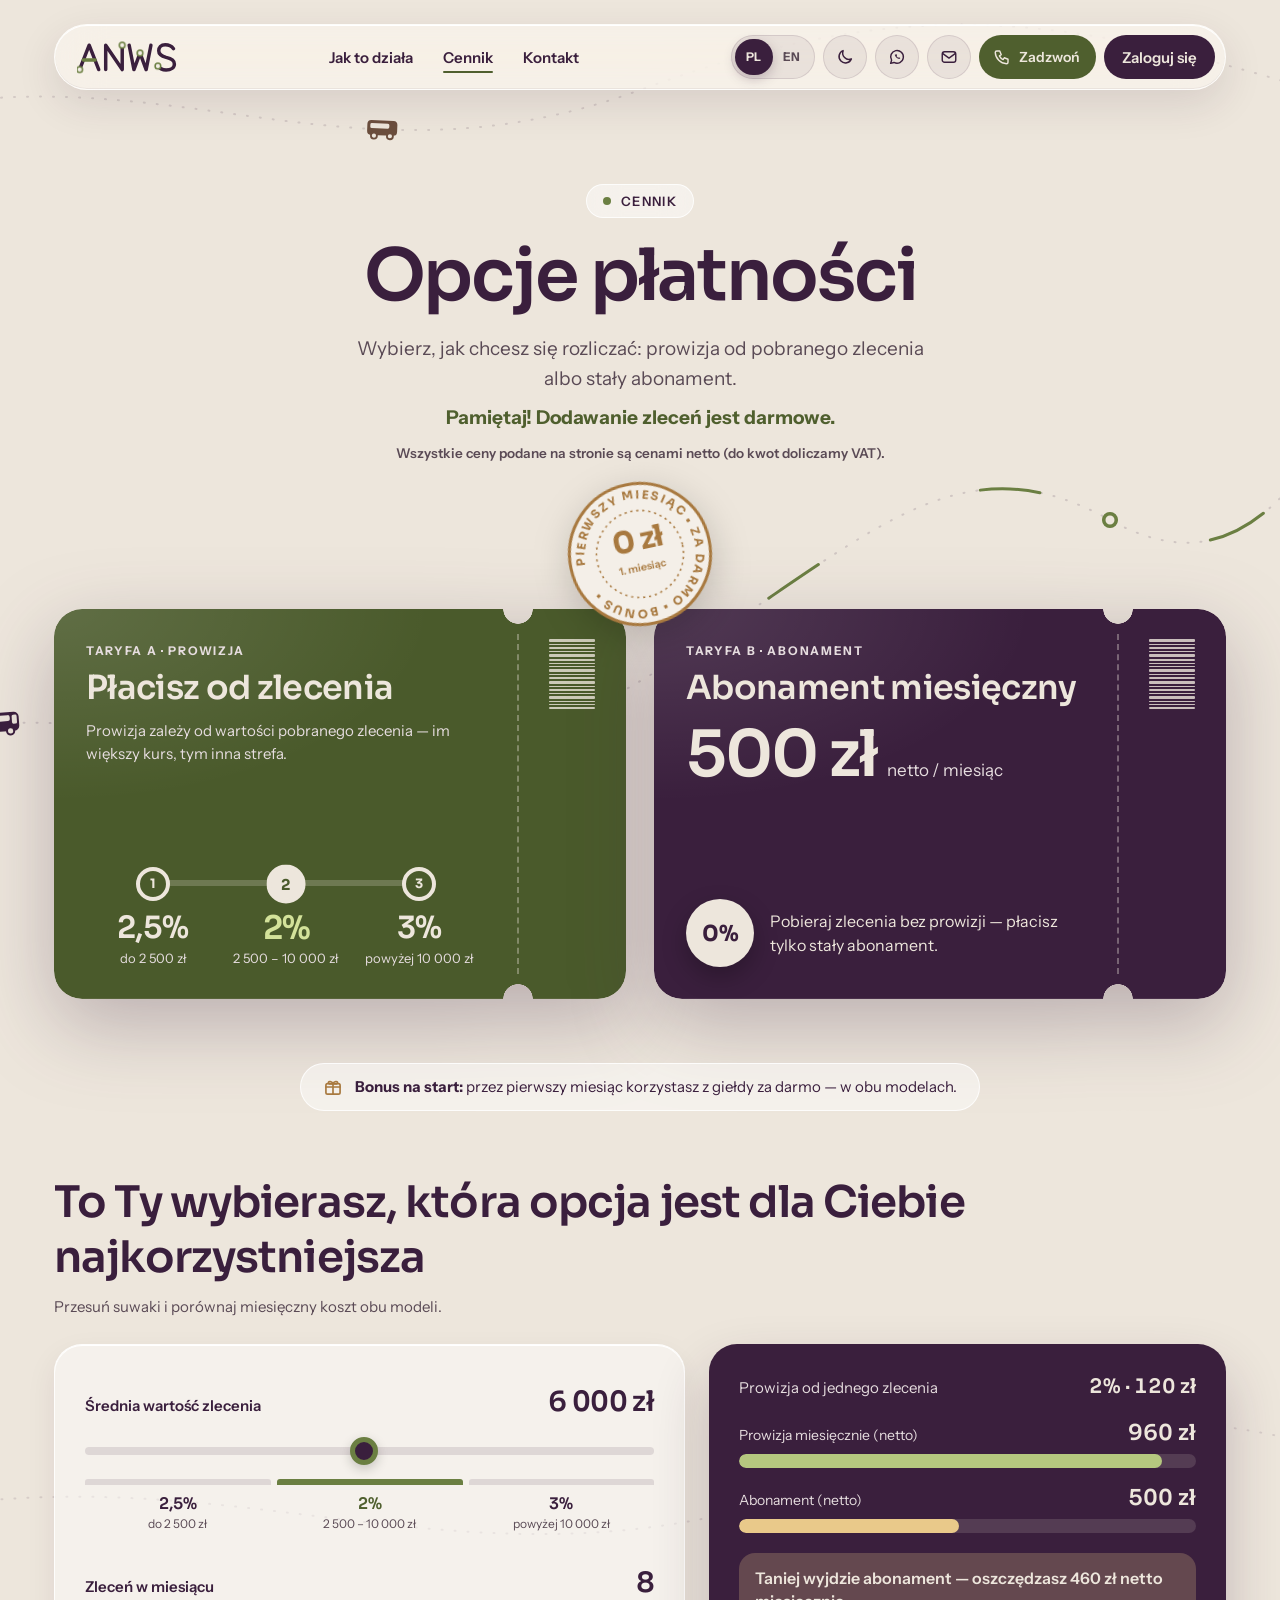
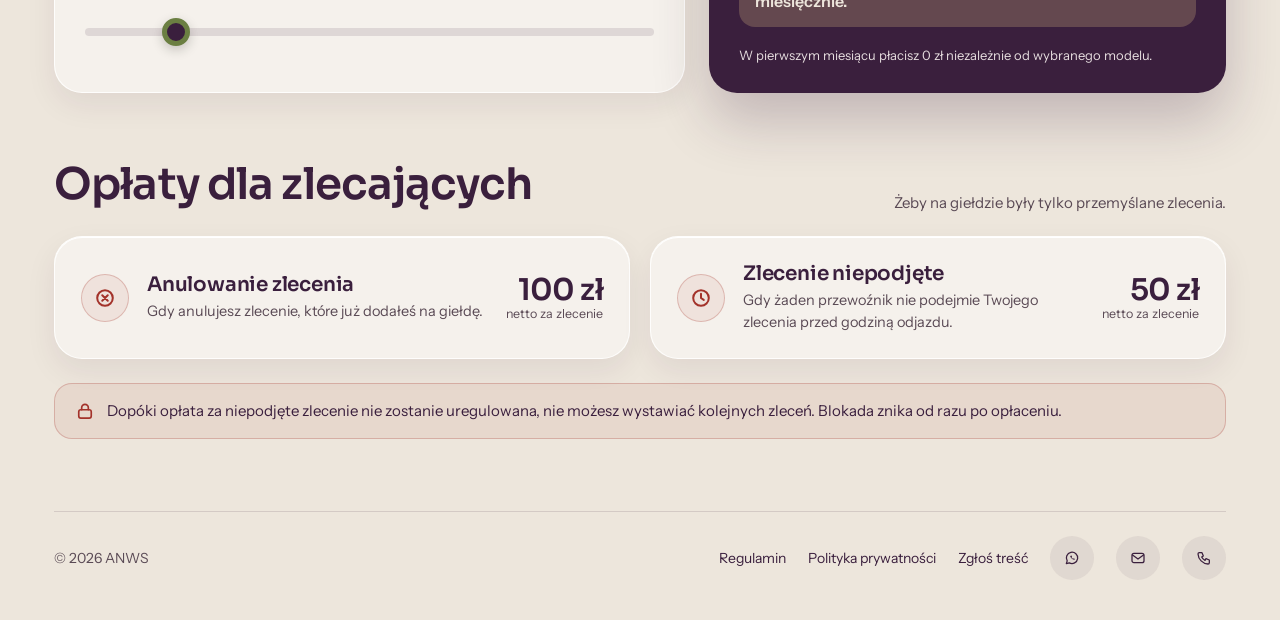
<file: cennik.html>
<!doctype html>
<html lang="pl">
<head>
<meta charset="utf-8">
<meta name="viewport" content="width=device-width, initial-scale=1">
<title>Cennik — ANWS</title>
<meta name="description" content="Cennik ANWS: prowizja od zlecenia albo abonament 500 zł netto miesięcznie. Dodawanie zleceń jest darmowe. Pierwszy miesiąc za darmo.">
<meta name="theme-color" content="#EDE6DC">
<link rel="icon" href="favicon.svg" type="image/svg+xml">
<script>
/* motyw i język ustawiamy przed pierwszym malowaniem, żeby strona nie „mrugała” */
(function () {
  var d = document.documentElement, theme = 'light', lang = 'pl';
  d.classList.add('js');
  try {
    var st = localStorage.getItem('anws-theme');
    theme = st || (matchMedia('(prefers-color-scheme: dark)').matches ? 'dark' : 'light');
    lang = localStorage.getItem('anws-lang') || 'pl';
  } catch (e) {}
  d.dataset.theme = theme;
  d.lang = lang;
  var m = document.querySelector('meta[name="theme-color"]');
  if (m) m.content = theme === 'dark' ? '#0F1013' : '#EDE6DC';
})();
</script>
<link rel="preconnect" href="https://fonts.googleapis.com">
<link rel="preconnect" href="https://fonts.gstatic.com" crossorigin>
<link rel="stylesheet" href="https://fonts.googleapis.com/css2?family=Sora:wght@500;600;700&family=Instrument+Sans:wght@400;500;600&display=swap">
<link rel="stylesheet" href="css/style.css?v=202610162304">
</head>
<body data-title-key="p.metaTitle">
<a class="skip" href="#tresc" data-i18n="skip">Przejdź do treści</a>

<div class="page">

  <!-- tło -->
  <div class="bg" aria-hidden="true">
    <!-- tryb ciemny: zorza -->
    <div class="aurora">
      <div class="blob b1"></div>
      <div class="blob b2"></div>
      <div class="blob b3"></div>
      <div class="grid-bg"></div>
    </div>

    <svg class="bg-desktop" viewBox="0 0 1440 1700" preserveAspectRatio="xMidYMin slice">
      <path d="M-60 120 C 240 40, 420 200, 720 90 S 1180 20, 1520 130" class="route-dots" stroke-opacity=".14"></path>
      <path d="M-60 760 C 200 640, 380 860, 650 720 S 1010 420, 1190 520 S 1420 360, 1520 300" class="route-dots" stroke-opacity=".16"></path>
      <path class="flow" d="M-60 760 C 200 640, 380 860, 650 720 S 1010 420, 1190 520 S 1420 360, 1520 300" fill="none" stroke-width="3" stroke-linecap="round" stroke-dasharray="60 180"></path>
      <path d="M-60 1520 C 300 1440, 520 1600, 860 1500 S 1260 1400, 1520 1480" class="route-dots" stroke-opacity=".12"></path>
      <circle class="pulse p1" cx="650" cy="720" r="7" fill="none" stroke-width="2"></circle>
      <circle class="pulse p2" cx="1190" cy="520" r="7" fill="none" stroke-width="2"></circle>
      <circle class="stop-bg" cx="650" cy="720" r="6" stroke-width="3"></circle>
      <circle class="stop-bg" cx="1190" cy="520" r="6" stroke-width="3"></circle>
      <g class="bus">
        <rect class="bus-body" x="-19" y="-11" width="38" height="19" rx="5"></rect>
        <rect class="bus-win" x="-15" y="-8" width="25" height="6" rx="2"></rect>
        <rect class="bus-win" x="12" y="-8" width="5" height="9" rx="1.5"></rect>
        <circle class="bus-wheel" cx="-10" cy="8" r="3.6" stroke-width="2"></circle>
        <circle class="bus-wheel" cx="10" cy="8" r="3.6" stroke-width="2"></circle>
        <animateMotion dur="22s" repeatCount="indefinite" rotate="auto" path="M-60 760 C 200 640, 380 860, 650 720 S 1010 420, 1190 520 S 1420 360, 1520 300"></animateMotion>
      </g>
      <g class="bus">
        <rect class="bus2-body" x="-15" y="-9" width="30" height="15" rx="4"></rect>
        <rect class="bus-win" x="-12" y="-6" width="19" height="5" rx="1.5"></rect>
        <circle class="bus2-wheel" cx="-8" cy="6.5" r="3" stroke-width="1.8"></circle>
        <circle class="bus2-wheel" cx="8" cy="6.5" r="3" stroke-width="1.8"></circle>
        <animateMotion dur="30s" begin="-8s" repeatCount="indefinite" rotate="auto" path="M-60 120 C 240 40, 420 200, 720 90 S 1180 20, 1520 130"></animateMotion>
      </g>
    </svg>
    <svg class="bg-mobile" viewBox="0 0 390 844" preserveAspectRatio="xMidYMin slice">
      <path d="M-20 70 C 80 20, 180 120, 260 60 S 360 10, 420 50" class="route-dots" stroke-opacity=".14" stroke-dasharray="1 10"></path>
      <path d="M-20 300 C 90 250, 170 350, 260 280 S 360 220, 420 250" class="route-dots" stroke-opacity=".14" stroke-dasharray="1 10"></path>
      <path class="flow" d="M-20 300 C 90 250, 170 350, 260 280 S 360 220, 420 250" fill="none" stroke-width="2.5" stroke-linecap="round" stroke-dasharray="40 140"></path>
      <g class="bus">
        <rect class="bus-body" x="-13" y="-8" width="26" height="13" rx="3.5"></rect>
        <rect class="bus-win" x="-10" y="-5.5" width="16" height="4" rx="1.5"></rect>
        <circle class="bus-wheel" cx="-7" cy="5.5" r="2.6" stroke-width="1.6"></circle>
        <circle class="bus-wheel" cx="7" cy="5.5" r="2.6" stroke-width="1.6"></circle>
        <animateMotion dur="14s" repeatCount="indefinite" rotate="auto" path="M-20 70 C 80 20, 180 120, 260 60 S 360 10, 420 50"></animateMotion>
      </g>
    </svg>
  </div>

  <div class="wrap">

    <!-- nawigacja (zmniejsza się przy przewijaniu) -->
    <div class="nav-slot">
    <header class="nav drop" id="nav">
      <a href="index.html" class="brand" aria-label="ANWS — strona główna" data-i18n-aria="brand">
        <svg class="logo" viewBox="0 0 230 80" aria-hidden="true">
          <g class="draw" fill="none" stroke-width="8" stroke-linecap="round" stroke-linejoin="round">
            <path class="d1" pathLength="100" d="M6 68 L28 12 L50 68"></path>
            <path class="d2" pathLength="100" d="M66 68 V12 L104 68 V12"></path>
            <path class="d3" pathLength="100" d="M120 12 L131 68 L145 30 L159 68 L170 12"></path>
            <path class="d4" pathLength="100" d="M222 20 C216 12 208 11 203 11 C193 11 188 17 188 25 C188 35 197 38 205 40 C214 42 224 45 224 55 C224 64 216 69 205 69 C197 69 190 66 186 60"></path>
            <path class="d5" pathLength="100" d="M14.6 46 H41.4"></path>
          </g>
          <circle class="stop s1" cx="6" cy="68" r="6.5"></circle>
          <circle class="stop s2" cx="104" cy="12" r="6.5"></circle>
          <circle class="stop s3" cx="145" cy="30" r="6.5"></circle>
          <circle class="stop s4" cx="186" cy="60" r="6.5"></circle>
        </svg>
      </a>

      <nav class="nav-links" aria-label="Główna" data-i18n-aria="nav.label">
        <a href="index.html#jak-to-dziala" data-i18n="nav.how">Jak to działa</a>
        <a href="cennik.html" aria-current="page" data-i18n="nav.pricing">Cennik</a>
        <a href="#kontakt" data-i18n="nav.contact">Kontakt</a>
      </nav>

      <div class="nav-actions">
        <div class="lang-switch" role="group" aria-label="Język" data-i18n-aria="lang.group">
          <span class="lang-thumb" aria-hidden="true"></span>
          <button type="button" lang="pl" data-lang="pl" aria-label="Polski" aria-pressed="true">PL</button>
          <button type="button" lang="en" data-lang="en" aria-label="English" aria-pressed="false">EN</button>
        </div>
        <button type="button" class="ib theme-btn" id="theme-btn" aria-pressed="false" aria-label="Tryb ciemny" data-i18n-aria="theme.label">
          <svg class="i-moon" width="18" height="18" viewBox="0 0 24 24" fill="none" stroke="currentColor" stroke-width="2" stroke-linecap="round" stroke-linejoin="round" aria-hidden="true"><path d="M20.5 14.5A8.5 8.5 0 0 1 9.5 3.5a8.5 8.5 0 1 0 11 11z"></path></svg>
          <svg class="i-sun" width="18" height="18" viewBox="0 0 24 24" fill="none" stroke="currentColor" stroke-width="2" stroke-linecap="round" aria-hidden="true"><circle cx="12" cy="12" r="4"></circle><path d="M12 2.5v2.2M12 19.3v2.2M2.5 12h2.2M19.3 12h2.2M5.3 5.3l1.6 1.6M17.1 17.1l1.6 1.6M5.3 18.7l1.6-1.6M17.1 6.9l1.6-1.6"></path></svg>
        </button>
        <a href="https://wa.me/48884106851" target="_blank" rel="noopener" class="ib social" aria-label="Napisz na WhatsAppie" data-i18n-aria="social.wa"><svg width="18" height="18" viewBox="0 0 24 24" fill="none" stroke="currentColor" stroke-width="1.9" stroke-linecap="round" stroke-linejoin="round" aria-hidden="true"><path d="M3.5 20.5l1.3-4.2A8.5 8.5 0 1 1 8 19.3z"></path><path d="M9 8.6c.2 2.6 3.4 5.8 6 6 .7 0 1.4-.6 1.4-1.2l-1.8-1-.9.7c-.8-.3-1.9-1.4-2.3-2.3l.7-.9-1-1.8c-.7 0-1.4.7-1.4 1.4z" fill="currentColor" stroke="none"></path></svg></a>
        <a href="mailto:" class="ib social" aria-label="Napisz e-mail" data-i18n-aria="social.mail"><svg width="18" height="18" viewBox="0 0 24 24" fill="none" stroke="currentColor" stroke-width="1.9" stroke-linecap="round" stroke-linejoin="round" aria-hidden="true"><rect x="3" y="5" width="18" height="14" rx="3"></rect><path d="M3.8 7.5l8.2 6 8.2-6"></path></svg></a>
        <a href="tel:+48884106851" class="ib call" aria-label="Zadzwoń do ANWS" data-i18n-aria="call.aria">
          <svg class="ring" width="18" height="18" viewBox="0 0 24 24" fill="none" stroke="currentColor" stroke-width="1.9" stroke-linecap="round" stroke-linejoin="round" aria-hidden="true"><path d="M5 4h4l2 5-2.5 1.5a11 11 0 0 0 5 5L15 13l5 2v4a2 2 0 0 1-2 2A16 16 0 0 1 3 6a2 2 0 0 1 2-2"></path></svg>
          <span class="phone-num" data-i18n="call.btn">Zadzwoń</span>
        </a>
        <div class="acct" data-acct></div>
        <button type="button" class="menu-btn ib" aria-label="Otwórz menu" aria-expanded="false" aria-controls="menu">
          <svg width="20" height="20" viewBox="0 0 24 24" fill="none" stroke="currentColor" stroke-width="2.2" stroke-linecap="round" aria-hidden="true"><path class="m1" d="M4 8h16"></path><path class="m2" d="M4 16h16"></path></svg>
        </button>
      </div>

      <div class="menu" id="menu" hidden>
        <a href="index.html#jak-to-dziala" data-i18n="nav.how">Jak to działa</a>
        <a href="cennik.html" aria-current="page" data-i18n="nav.pricing">Cennik</a>
        <a href="#kontakt" data-i18n="nav.contact">Kontakt</a>
        <a href="tel:+48884106851"><span data-i18n="menu.call">Zadzwoń:</span>&nbsp;+48 884 106 851</a>
        <div class="menu-social">
          <a href="https://wa.me/48884106851" target="_blank" rel="noopener" aria-label="Napisz na WhatsAppie" data-i18n-aria="social.wa"><svg width="18" height="18" viewBox="0 0 24 24" fill="none" stroke="currentColor" stroke-width="1.9" stroke-linecap="round" stroke-linejoin="round" aria-hidden="true"><path d="M3.5 20.5l1.3-4.2A8.5 8.5 0 1 1 8 19.3z"></path><path d="M9 8.6c.2 2.6 3.4 5.8 6 6 .7 0 1.4-.6 1.4-1.2l-1.8-1-.9.7c-.8-.3-1.9-1.4-2.3-2.3l.7-.9-1-1.8c-.7 0-1.4.7-1.4 1.4z" fill="currentColor" stroke="none"></path></svg></a>
          <a href="mailto:" aria-label="Napisz e-mail" data-i18n-aria="social.mail"><svg width="18" height="18" viewBox="0 0 24 24" fill="none" stroke="currentColor" stroke-width="1.9" stroke-linecap="round" stroke-linejoin="round" aria-hidden="true"><rect x="3" y="5" width="18" height="14" rx="3"></rect><path d="M3.8 7.5l8.2 6 8.2-6"></path></svg></a>
        </div>
      </div>
    </header>
    </div>

    <main id="tresc" class="pricing">

      <!-- nagłówek cennika -->
      <section class="p-hero">
        <span class="badge in t1">
          <span class="live" aria-hidden="true"></span>
          <span data-i18n="p.badge">Cennik</span>
        </span>
        <h1 class="p-title in t2" data-i18n="p.title">Opcje płatności</h1>
        <p class="lead p-lead in t3"><span data-i18n="p.lead">Wybierz, jak chcesz się rozliczać: prowizja od pobranego zlecenia albo stały abonament.</span> <b class="p-free" data-i18n="p.free">Pamiętaj! Dodawanie zleceń jest darmowe.</b></p>
        <p class="p-net in t3" data-i18n="p.net">Wszystkie ceny podane na stronie są cenami netto (do kwot doliczamy VAT).</p>
      </section>

      <!-- dwa „bilety”: prowizja i abonament; pieczątka z bonusem -->
      <section class="tickets in t4" aria-label="Modele rozliczeń" data-i18n-aria="p.models">

        <div class="stamp" role="img" aria-label="Pierwszy miesiąc za darmo" data-i18n-aria="p.bonusAria">
          <svg viewBox="0 0 200 200" aria-hidden="true">
            <defs><path id="stamp-circle" d="M100 100 m-74 0 a74 74 0 1 1 148 0 a74 74 0 1 1 -148 0"></path></defs>
            <circle cx="100" cy="100" r="94" class="st-ring"></circle>
            <circle cx="100" cy="100" r="58" class="st-ring st-ring-in"></circle>
            <text class="st-arc"><textPath href="#stamp-circle" startOffset="0" data-i18n="p.stampArc">PIERWSZY MIESIĄC • ZA DARMO • BONUS •</textPath></text>
            <text x="100" y="94" text-anchor="middle" class="st-big">0 zł</text>
            <text x="100" y="122" text-anchor="middle" class="st-small" data-i18n="p.stampSmall">1. miesiąc</text>
          </svg>
        </div>

        <div class="ticket-shadow">
        <article class="ticket ticket-a" aria-labelledby="ta-title">
          <div class="ticket-main">
            <span class="ticket-eyebrow" data-i18n="p.a.eyebrow">Taryfa A · Prowizja</span>
            <h2 class="ticket-title" id="ta-title" data-i18n="p.a.title">Płacisz od zlecenia</h2>
            <p class="ticket-desc" data-i18n="p.a.desc">Prowizja zależy od wartości pobranego zlecenia — im większy kurs, tym inna strefa.</p>
            <ol class="zones">
              <li class="zone z1">
                <span class="zone-dot" aria-hidden="true">1</span>
                <b class="zone-rate">2,5%</b>
                <span class="zone-range" data-i18n="p.z1">do 2&nbsp;500&nbsp;zł</span>
              </li>
              <li class="zone z2">
                <span class="zone-dot" aria-hidden="true">2</span>
                <b class="zone-rate">2%</b>
                <span class="zone-range" data-i18n="p.z2">2&nbsp;500 – 10&nbsp;000&nbsp;zł</span>
              </li>
              <li class="zone z3">
                <span class="zone-dot" aria-hidden="true">3</span>
                <b class="zone-rate">3%</b>
                <span class="zone-range" data-i18n="p.z3">powyżej 10&nbsp;000&nbsp;zł</span>
              </li>
            </ol>
          </div>
          <div class="ticket-stub" aria-hidden="true">
                        <span class="barcode" aria-hidden="true"><i style="--w:3px"></i><i style="--w:1px"></i><i style="--w:2px"></i><i style="--w:1px"></i><i style="--w:3px"></i><i style="--w:2px"></i><i style="--w:1px"></i><i style="--w:1px"></i><i style="--w:3px"></i><i style="--w:1px"></i><i style="--w:2px"></i><i style="--w:3px"></i><i style="--w:1px"></i><i style="--w:2px"></i><i style="--w:1px"></i><i style="--w:3px"></i><i style="--w:1px"></i><i style="--w:1px"></i><i style="--w:2px"></i></span>
          </div>
        </article>
        </div>

        <div class="ticket-shadow">
        <article class="ticket ticket-b" aria-labelledby="tb-title">
          <div class="ticket-main">
            <span class="ticket-eyebrow" data-i18n="p.b.eyebrow">Taryfa B · Abonament</span>
            <h2 class="ticket-title" id="tb-title" data-i18n="p.b.title">Abonament miesięczny</h2>
            <p class="ticket-price"><b>500 zł</b> <span data-i18n="p.b.per">netto / miesiąc</span></p>
            <p class="ticket-zero">
              <span class="zero-badge">0%</span>
              <span data-i18n="p.b.zero">Pobieraj zlecenia bez prowizji — płacisz tylko stały abonament.</span>
            </p>
          </div>
          <div class="ticket-stub" aria-hidden="true">
                        <span class="barcode" aria-hidden="true"><i style="--w:3px"></i><i style="--w:1px"></i><i style="--w:2px"></i><i style="--w:1px"></i><i style="--w:3px"></i><i style="--w:2px"></i><i style="--w:1px"></i><i style="--w:1px"></i><i style="--w:3px"></i><i style="--w:1px"></i><i style="--w:2px"></i><i style="--w:3px"></i><i style="--w:1px"></i><i style="--w:2px"></i><i style="--w:1px"></i><i style="--w:3px"></i><i style="--w:1px"></i><i style="--w:1px"></i><i style="--w:2px"></i></span>
          </div>
        </article>
        </div>
      </section>

      <p class="bonus-line in t5">
        <svg width="20" height="20" viewBox="0 0 24 24" fill="none" stroke="currentColor" stroke-width="2" stroke-linecap="round" stroke-linejoin="round" aria-hidden="true"><rect x="3.5" y="8" width="17" height="12.5" rx="2"></rect><path d="M3.5 12h17M12 8v12.5M12 8c-1.5-3-5.5-3.5-5.5-1S10 8 12 8zm0 0c1.5-3 5.5-3.5 5.5-1S14 8 12 8z"></path></svg>
        <span><b data-i18n="p.bonusTitle">Bonus na start:</b> <span data-i18n="p.bonusText">przez pierwszy miesiąc korzystasz z giełdy za darmo — w obu modelach.</span></span>
      </p>

      <!-- kalkulator: który model się opłaca -->
      <section class="calc in t6" aria-labelledby="calc-title">
        <div class="how-head">
          <h2 id="calc-title" data-i18n="c.title">To Ty wybierasz, która opcja jest dla Ciebie najkorzystniejsza</h2>
          <span data-i18n="c.sub">Przesuń suwaki i porównaj miesięczny koszt obu modeli.</span>
        </div>

        <div class="calc-grid">
          <div class="calc-controls">
            <div class="calc-field">
              <div class="calc-label">
                <label for="calc-value" data-i18n="c.value">Średnia wartość zlecenia</label>
                <output id="calc-value-out" for="calc-value">6 000 zł</output>
              </div>
              <input type="range" id="calc-value" min="0" max="1000" step="1" value="489">
              <div class="calc-zones" aria-hidden="true">
                <span class="cz cz1"><b>2,5%</b><i data-i18n="p.z1">do 2&nbsp;500&nbsp;zł</i></span>
                <span class="cz cz2"><b>2%</b><i data-i18n="p.z2">2&nbsp;500 – 10&nbsp;000&nbsp;zł</i></span>
                <span class="cz cz3"><b>3%</b><i data-i18n="p.z3">powyżej 10&nbsp;000&nbsp;zł</i></span>
              </div>
            </div>
            <div class="calc-field">
              <div class="calc-label">
                <label for="calc-count" data-i18n="c.count">Zleceń w miesiącu</label>
                <output id="calc-count-out" for="calc-count">8</output>
              </div>
              <input type="range" id="calc-count" min="1" max="50" step="1" value="8">
            </div>
          </div>

          <div class="calc-result" aria-live="polite">
            <p class="cr-row"><span data-i18n="c.perOrder">Prowizja od jednego zlecenia</span> <b id="cr-per">2% · 120 zł</b></p>
            <div class="cr-bars">
              <div class="cr-bar cr-a">
                <div class="cr-bar-head"><span data-i18n="c.barA">Prowizja miesięcznie</span><b id="cr-a">960 zł</b></div>
                <span class="cr-track"><span class="cr-fill" id="cr-a-fill"></span></span>
              </div>
              <div class="cr-bar cr-b">
                <div class="cr-bar-head"><span data-i18n="c.barB">Abonament (netto)</span><b>500 zł</b></div>
                <span class="cr-track"><span class="cr-fill" id="cr-b-fill"></span></span>
              </div>
            </div>
            <p class="cr-verdict" id="cr-verdict"></p>
            <p class="cr-note" data-i18n="c.note">W pierwszym miesiącu płacisz 0 zł niezależnie od wybranego modelu.</p>
          </div>
        </div>
      </section>

      <!-- opłaty dla zlecających: anulowanie i niepodjęte zlecenie -->
      <section class="fees in t6" aria-labelledby="fees-title">
        <div class="how-head">
          <h2 id="fees-title" data-i18n="p.fees.title">Opłaty dla zlecających</h2>
          <span data-i18n="p.fees.sub">Żeby na giełdzie były tylko przemyślane zlecenia.</span>
        </div>
        <div class="fees-grid">
          <article class="fee-card">
            <span class="fee-ic" aria-hidden="true"><svg width="22" height="22" viewBox="0 0 24 24" fill="none" stroke="currentColor" stroke-width="2.2" stroke-linecap="round" stroke-linejoin="round"><circle cx="12" cy="12" r="8.5"></circle><path d="M9 9l6 6M15 9l-6 6"></path></svg></span>
            <div class="fee-text">
              <h3 data-i18n="p.fees.cancelT">Anulowanie zlecenia</h3>
              <p data-i18n="p.fees.cancelD">Gdy anulujesz zlecenie, które już dodałeś na giełdę.</p>
            </div>
            <p class="fee-price"><b>100 zł</b> <span data-i18n="p.fees.per">netto za zlecenie</span></p>
          </article>
          <article class="fee-card">
            <span class="fee-ic" aria-hidden="true"><svg width="22" height="22" viewBox="0 0 24 24" fill="none" stroke="currentColor" stroke-width="2.2" stroke-linecap="round" stroke-linejoin="round"><circle cx="12" cy="12" r="8.5"></circle><path d="M12 7.5V12l3 2"></path></svg></span>
            <div class="fee-text">
              <h3 data-i18n="p.fees.expiredT">Zlecenie niepodjęte</h3>
              <p data-i18n="p.fees.expiredD">Gdy żaden przewoźnik nie podejmie Twojego zlecenia przed godziną odjazdu.</p>
            </div>
            <p class="fee-price"><b>50 zł</b> <span data-i18n="p.fees.per">netto za zlecenie</span></p>
          </article>
        </div>
        <p class="fees-block">
          <svg width="20" height="20" viewBox="0 0 24 24" fill="none" stroke="currentColor" stroke-width="2" stroke-linecap="round" stroke-linejoin="round" aria-hidden="true"><rect x="4.5" y="10.5" width="15" height="10" rx="2.5"></rect><path d="M8 10.5V8a4 4 0 0 1 8 0v2.5"></path></svg>
          <span data-i18n="p.fees.block">Dopóki opłata za niepodjęte zlecenie nie zostanie uregulowana, nie możesz wystawiać kolejnych zleceń. Blokada znika od razu po opłaceniu.</span>
        </p>
      </section>
    </main>

    <!-- stopka -->
    <footer class="footer" id="kontakt">
      <a href="admin.html" class="footer-copy">© 2026 ANWS</a>
      <div class="footer-links">
        <a href="regulamin.html" data-i18n="footer.terms">Regulamin</a>
        <a href="polityka-prywatnosci.html" data-i18n="footer.privacy">Polityka prywatności</a>
        <a href="regulamin.html#zgloszenia" data-i18n="footer.report">Zgłoś treść</a>
        <a href="https://wa.me/48884106851" target="_blank" rel="noopener" class="ib" aria-label="Napisz na WhatsAppie" data-i18n-aria="social.wa"><svg width="16" height="16" viewBox="0 0 24 24" fill="none" stroke="currentColor" stroke-width="1.9" stroke-linecap="round" stroke-linejoin="round" aria-hidden="true"><path d="M3.5 20.5l1.3-4.2A8.5 8.5 0 1 1 8 19.3z"></path><path d="M9 8.6c.2 2.6 3.4 5.8 6 6 .7 0 1.4-.6 1.4-1.2l-1.8-1-.9.7c-.8-.3-1.9-1.4-2.3-2.3l.7-.9-1-1.8c-.7 0-1.4.7-1.4 1.4z" fill="currentColor" stroke="none"></path></svg></a>
        <a href="mailto:" class="ib" aria-label="Napisz e-mail" data-i18n-aria="social.mail"><svg width="16" height="16" viewBox="0 0 24 24" fill="none" stroke="currentColor" stroke-width="1.9" stroke-linecap="round" stroke-linejoin="round" aria-hidden="true"><rect x="3" y="5" width="18" height="14" rx="3"></rect><path d="M3.8 7.5l8.2 6 8.2-6"></path></svg></a>
        <a href="tel:+48884106851" class="ib call" aria-label="Zadzwoń do ANWS" data-i18n-aria="call.aria"><svg width="16" height="16" viewBox="0 0 24 24" fill="none" stroke="currentColor" stroke-width="1.9" stroke-linecap="round" stroke-linejoin="round" aria-hidden="true"><path d="M5 4h4l2 5-2.5 1.5a11 11 0 0 0 5 5L15 13l5 2v4a2 2 0 0 1-2 2A16 16 0 0 1 3 6a2 2 0 0 1 2-2"></path></svg></a>
      </div>
    </footer>
  </div>
</div>

<!-- okienko „Zadzwoń” na komputerze: numer, kod QR, osoba do kontaktu -->
<dialog class="call-dlg" id="call-dialog" aria-labelledby="call-name">
  <div class="call-panel">
    <button type="button" class="call-x" data-call-close aria-label="Zamknij" data-i18n-aria="call.close">
      <svg width="18" height="18" viewBox="0 0 24 24" fill="none" stroke="currentColor" stroke-width="2.2" stroke-linecap="round" aria-hidden="true"><path d="M6 6l12 12M18 6 6 18"></path></svg>
    </button>
    <div class="call-who">
      <span class="call-avatar" aria-hidden="true">DS</span>
      <div>
        <p class="call-label" data-i18n="call.label">Osoba do kontaktu</p>
        <h2 class="call-name" id="call-name">Daria Skowronek</h2>
      </div>
    </div>
    <a class="call-num" href="tel:+48884106851">+48 884 106 851</a>
    <div class="call-qr-wrap">
      <div class="call-qr" id="call-qr" aria-hidden="true"></div>
      <p class="call-hint" data-i18n="call.qr">Zeskanuj aparatem telefonu — od razu wybierze numer.</p>
    </div>
    <div class="call-row">
      <a class="call-btn call-btn-primary" href="tel:+48884106851" data-direct>
        <svg width="18" height="18" viewBox="0 0 24 24" fill="none" stroke="currentColor" stroke-width="1.9" stroke-linecap="round" stroke-linejoin="round" aria-hidden="true"><path d="M5 4h4l2 5-2.5 1.5a11 11 0 0 0 5 5L15 13l5 2v4a2 2 0 0 1-2 2A16 16 0 0 1 3 6a2 2 0 0 1 2-2"></path></svg>
        <span data-i18n="call.app">Zadzwoń przez aplikację</span>
      </a>
      <button type="button" class="call-btn call-btn-ghost" data-call-copy>
        <svg width="18" height="18" viewBox="0 0 24 24" fill="none" stroke="currentColor" stroke-width="2" stroke-linecap="round" stroke-linejoin="round" aria-hidden="true"><rect x="9" y="9" width="11" height="11" rx="2.5"></rect><path d="M5 15V6.5A2.5 2.5 0 0 1 7.5 4H15"></path></svg>
        <span data-i18n="call.copy">Kopiuj numer</span>
      </button>
    </div>
  </div>
</dialog>

<script src="js/i18n.js?v=202610162304"></script>
<script src="js/auth.js?v=202610162304"></script>
<script src="js/integrations.js?v=202610162304"></script>
<script src="js/main.js?v=202610162304" defer></script>
<script src="js/account.js?v=202610162304" defer></script>
<script src="js/cennik.js?v=202610162304" defer></script>
</body>
</html>
</file>
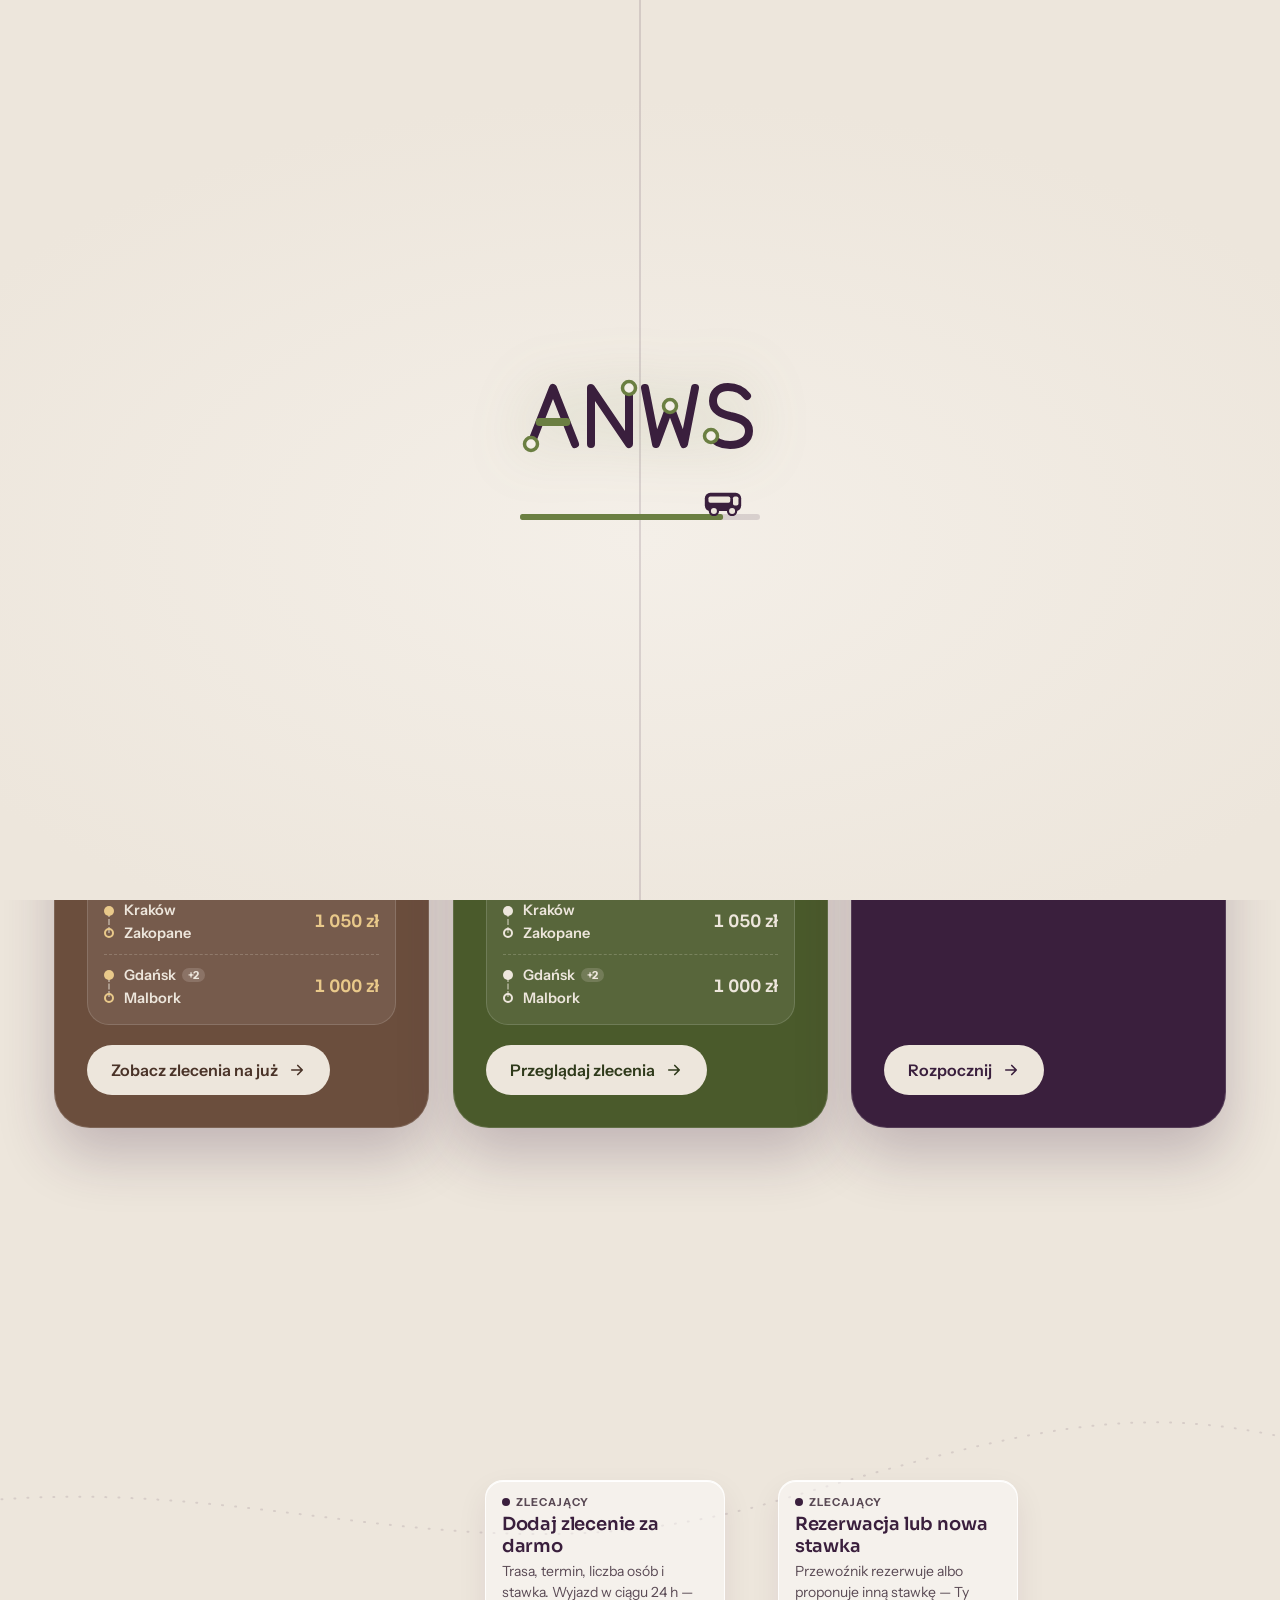
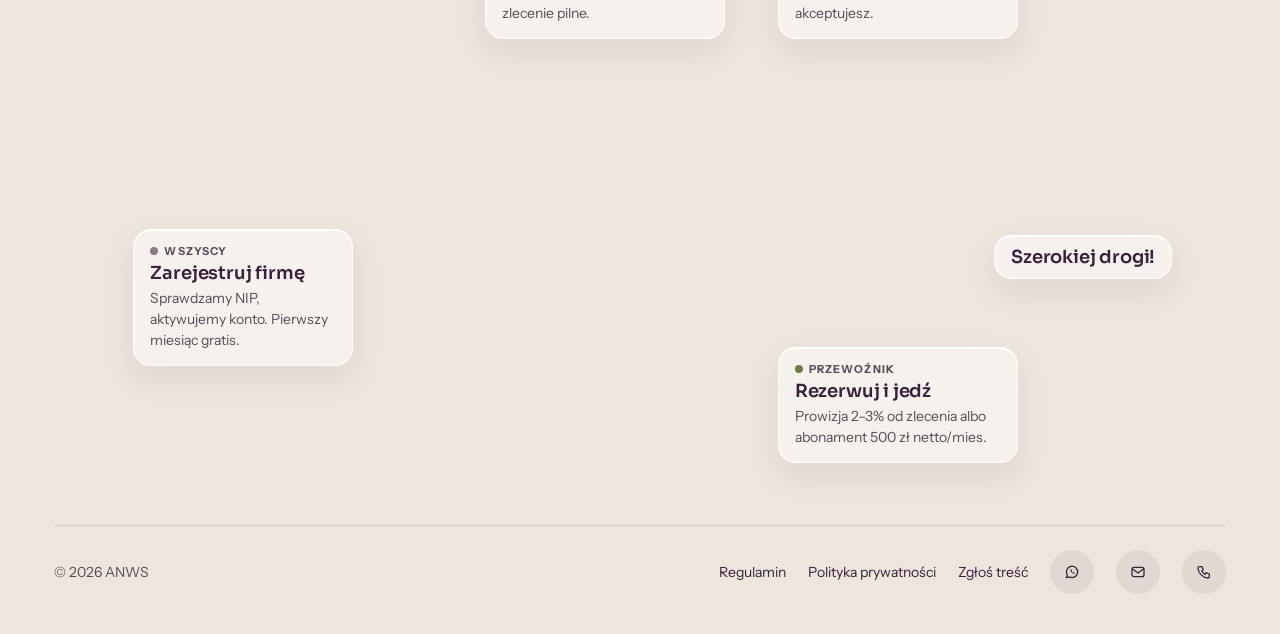
<file: konto.html>
<!doctype html>
<html lang="pl">
<head>
<meta charset="utf-8">
<meta name="viewport" content="width=device-width, initial-scale=1">
<title>Panel klienta — ANWS</title>
<meta name="description" content="Panel klienta ANWS: model rozliczeń, dane firmy i kontaktowe.">
<meta name="robots" content="noindex, nofollow">
<meta name="theme-color" content="#EDE6DC">
<link rel="icon" href="favicon.svg" type="image/svg+xml">
<script>
/* motyw i język ustawiamy przed pierwszym malowaniem, żeby strona nie „mrugała” */
(function () {
  var d = document.documentElement, theme = 'light', lang = 'pl';
  d.classList.add('js');
  try {
    var st = localStorage.getItem('anws-theme');
    theme = st || (matchMedia('(prefers-color-scheme: dark)').matches ? 'dark' : 'light');
    lang = localStorage.getItem('anws-lang') || 'pl';
  } catch (e) {}
  d.dataset.theme = theme;
  d.lang = lang;
  var m = document.querySelector('meta[name="theme-color"]');
  if (m) m.content = theme === 'dark' ? '#0F1013' : '#EDE6DC';
})();
</script>
<script>document.documentElement.classList.add('js-guard');</script>
<link rel="preconnect" href="https://fonts.googleapis.com">
<link rel="preconnect" href="https://fonts.gstatic.com" crossorigin>
<link rel="stylesheet" href="https://fonts.googleapis.com/css2?family=Sora:wght@500;600;700&family=Instrument+Sans:wght@400;500;600&display=swap">
<link rel="stylesheet" href="css/style.css?v=202610162304">
</head>
<body data-title-key="k.metaTitle">
<a class="skip" href="#tresc" data-i18n="skip">Przejdź do treści</a>

<div class="page">

  <!-- tło -->
  <div class="bg" aria-hidden="true">
    <!-- tryb ciemny: zorza -->
    <div class="aurora">
      <div class="blob b1"></div>
      <div class="blob b2"></div>
      <div class="blob b3"></div>
      <div class="grid-bg"></div>
    </div>

    <svg class="bg-desktop" viewBox="0 0 1440 1700" preserveAspectRatio="xMidYMin slice">
      <path d="M-60 120 C 240 40, 420 200, 720 90 S 1180 20, 1520 130" class="route-dots" stroke-opacity=".14"></path>
      <path d="M-60 760 C 200 640, 380 860, 650 720 S 1010 420, 1190 520 S 1420 360, 1520 300" class="route-dots" stroke-opacity=".16"></path>
      <path class="flow" d="M-60 760 C 200 640, 380 860, 650 720 S 1010 420, 1190 520 S 1420 360, 1520 300" fill="none" stroke-width="3" stroke-linecap="round" stroke-dasharray="60 180"></path>
      <path d="M-60 1520 C 300 1440, 520 1600, 860 1500 S 1260 1400, 1520 1480" class="route-dots" stroke-opacity=".12"></path>
      <circle class="pulse p1" cx="650" cy="720" r="7" fill="none" stroke-width="2"></circle>
      <circle class="pulse p2" cx="1190" cy="520" r="7" fill="none" stroke-width="2"></circle>
      <circle class="stop-bg" cx="650" cy="720" r="6" stroke-width="3"></circle>
      <circle class="stop-bg" cx="1190" cy="520" r="6" stroke-width="3"></circle>
      <g class="bus">
        <rect class="bus-body" x="-19" y="-11" width="38" height="19" rx="5"></rect>
        <rect class="bus-win" x="-15" y="-8" width="25" height="6" rx="2"></rect>
        <rect class="bus-win" x="12" y="-8" width="5" height="9" rx="1.5"></rect>
        <circle class="bus-wheel" cx="-10" cy="8" r="3.6" stroke-width="2"></circle>
        <circle class="bus-wheel" cx="10" cy="8" r="3.6" stroke-width="2"></circle>
        <animateMotion dur="22s" repeatCount="indefinite" rotate="auto" path="M-60 760 C 200 640, 380 860, 650 720 S 1010 420, 1190 520 S 1420 360, 1520 300"></animateMotion>
      </g>
      <g class="bus">
        <rect class="bus2-body" x="-15" y="-9" width="30" height="15" rx="4"></rect>
        <rect class="bus-win" x="-12" y="-6" width="19" height="5" rx="1.5"></rect>
        <circle class="bus2-wheel" cx="-8" cy="6.5" r="3" stroke-width="1.8"></circle>
        <circle class="bus2-wheel" cx="8" cy="6.5" r="3" stroke-width="1.8"></circle>
        <animateMotion dur="30s" begin="-8s" repeatCount="indefinite" rotate="auto" path="M-60 120 C 240 40, 420 200, 720 90 S 1180 20, 1520 130"></animateMotion>
      </g>
    </svg>
    <svg class="bg-mobile" viewBox="0 0 390 844" preserveAspectRatio="xMidYMin slice">
      <path d="M-20 70 C 80 20, 180 120, 260 60 S 360 10, 420 50" class="route-dots" stroke-opacity=".14" stroke-dasharray="1 10"></path>
      <path d="M-20 300 C 90 250, 170 350, 260 280 S 360 220, 420 250" class="route-dots" stroke-opacity=".14" stroke-dasharray="1 10"></path>
      <path class="flow" d="M-20 300 C 90 250, 170 350, 260 280 S 360 220, 420 250" fill="none" stroke-width="2.5" stroke-linecap="round" stroke-dasharray="40 140"></path>
      <g class="bus">
        <rect class="bus-body" x="-13" y="-8" width="26" height="13" rx="3.5"></rect>
        <rect class="bus-win" x="-10" y="-5.5" width="16" height="4" rx="1.5"></rect>
        <circle class="bus-wheel" cx="-7" cy="5.5" r="2.6" stroke-width="1.6"></circle>
        <circle class="bus-wheel" cx="7" cy="5.5" r="2.6" stroke-width="1.6"></circle>
        <animateMotion dur="14s" repeatCount="indefinite" rotate="auto" path="M-20 70 C 80 20, 180 120, 260 60 S 360 10, 420 50"></animateMotion>
      </g>
    </svg>
  </div>

  <div class="wrap">

    <!-- nawigacja (zmniejsza się przy przewijaniu) -->
    <div class="nav-slot">
    <header class="nav drop" id="nav">
      <a href="index.html" class="brand" aria-label="ANWS — strona główna" data-i18n-aria="brand">
        <svg class="logo" viewBox="0 0 230 80" aria-hidden="true">
          <g class="draw" fill="none" stroke-width="8" stroke-linecap="round" stroke-linejoin="round">
            <path class="d1" pathLength="100" d="M6 68 L28 12 L50 68"></path>
            <path class="d2" pathLength="100" d="M66 68 V12 L104 68 V12"></path>
            <path class="d3" pathLength="100" d="M120 12 L131 68 L145 30 L159 68 L170 12"></path>
            <path class="d4" pathLength="100" d="M222 20 C216 12 208 11 203 11 C193 11 188 17 188 25 C188 35 197 38 205 40 C214 42 224 45 224 55 C224 64 216 69 205 69 C197 69 190 66 186 60"></path>
            <path class="d5" pathLength="100" d="M14.6 46 H41.4"></path>
          </g>
          <circle class="stop s1" cx="6" cy="68" r="6.5"></circle>
          <circle class="stop s2" cx="104" cy="12" r="6.5"></circle>
          <circle class="stop s3" cx="145" cy="30" r="6.5"></circle>
          <circle class="stop s4" cx="186" cy="60" r="6.5"></circle>
        </svg>
      </a>

      <nav class="nav-links" aria-label="Główna" data-i18n-aria="nav.label">
        <a href="index.html#jak-to-dziala" data-i18n="nav.how">Jak to działa</a>
        <a href="cennik.html" data-i18n="nav.pricing">Cennik</a>
        <a href="#kontakt" data-i18n="nav.contact">Kontakt</a>
      </nav>

      <div class="nav-actions">
        <div class="lang-switch" role="group" aria-label="Język" data-i18n-aria="lang.group">
          <span class="lang-thumb" aria-hidden="true"></span>
          <button type="button" lang="pl" data-lang="pl" aria-label="Polski" aria-pressed="true">PL</button>
          <button type="button" lang="en" data-lang="en" aria-label="English" aria-pressed="false">EN</button>
        </div>
        <button type="button" class="ib theme-btn" id="theme-btn" aria-pressed="false" aria-label="Tryb ciemny" data-i18n-aria="theme.label">
          <svg class="i-moon" width="18" height="18" viewBox="0 0 24 24" fill="none" stroke="currentColor" stroke-width="2" stroke-linecap="round" stroke-linejoin="round" aria-hidden="true"><path d="M20.5 14.5A8.5 8.5 0 0 1 9.5 3.5a8.5 8.5 0 1 0 11 11z"></path></svg>
          <svg class="i-sun" width="18" height="18" viewBox="0 0 24 24" fill="none" stroke="currentColor" stroke-width="2" stroke-linecap="round" aria-hidden="true"><circle cx="12" cy="12" r="4"></circle><path d="M12 2.5v2.2M12 19.3v2.2M2.5 12h2.2M19.3 12h2.2M5.3 5.3l1.6 1.6M17.1 17.1l1.6 1.6M5.3 18.7l1.6-1.6M17.1 6.9l1.6-1.6"></path></svg>
        </button>
        <a href="https://wa.me/48884106851" target="_blank" rel="noopener" class="ib social" aria-label="Napisz na WhatsAppie" data-i18n-aria="social.wa"><svg width="18" height="18" viewBox="0 0 24 24" fill="none" stroke="currentColor" stroke-width="1.9" stroke-linecap="round" stroke-linejoin="round" aria-hidden="true"><path d="M3.5 20.5l1.3-4.2A8.5 8.5 0 1 1 8 19.3z"></path><path d="M9 8.6c.2 2.6 3.4 5.8 6 6 .7 0 1.4-.6 1.4-1.2l-1.8-1-.9.7c-.8-.3-1.9-1.4-2.3-2.3l.7-.9-1-1.8c-.7 0-1.4.7-1.4 1.4z" fill="currentColor" stroke="none"></path></svg></a>
        <a href="mailto:" class="ib social" aria-label="Napisz e-mail" data-i18n-aria="social.mail"><svg width="18" height="18" viewBox="0 0 24 24" fill="none" stroke="currentColor" stroke-width="1.9" stroke-linecap="round" stroke-linejoin="round" aria-hidden="true"><rect x="3" y="5" width="18" height="14" rx="3"></rect><path d="M3.8 7.5l8.2 6 8.2-6"></path></svg></a>
        <a href="tel:+48884106851" class="ib call" aria-label="Zadzwoń do ANWS" data-i18n-aria="call.aria">
          <svg class="ring" width="18" height="18" viewBox="0 0 24 24" fill="none" stroke="currentColor" stroke-width="1.9" stroke-linecap="round" stroke-linejoin="round" aria-hidden="true"><path d="M5 4h4l2 5-2.5 1.5a11 11 0 0 0 5 5L15 13l5 2v4a2 2 0 0 1-2 2A16 16 0 0 1 3 6a2 2 0 0 1 2-2"></path></svg>
          <span class="phone-num" data-i18n="call.btn">Zadzwoń</span>
        </a>
        <div class="acct" data-acct></div>
        <button type="button" class="menu-btn ib" aria-label="Otwórz menu" aria-expanded="false" aria-controls="menu">
          <svg width="20" height="20" viewBox="0 0 24 24" fill="none" stroke="currentColor" stroke-width="2.2" stroke-linecap="round" aria-hidden="true"><path class="m1" d="M4 8h16"></path><path class="m2" d="M4 16h16"></path></svg>
        </button>
      </div>

      <div class="menu" id="menu" hidden>
        <a href="index.html#jak-to-dziala" data-i18n="nav.how">Jak to działa</a>
        <a href="cennik.html" data-i18n="nav.pricing">Cennik</a>
        <a href="#kontakt" data-i18n="nav.contact">Kontakt</a>
        <a href="tel:+48884106851"><span data-i18n="menu.call">Zadzwoń:</span>&nbsp;+48 884 106 851</a>
        <div class="menu-social">
          <a href="https://wa.me/48884106851" target="_blank" rel="noopener" aria-label="Napisz na WhatsAppie" data-i18n-aria="social.wa"><svg width="18" height="18" viewBox="0 0 24 24" fill="none" stroke="currentColor" stroke-width="1.9" stroke-linecap="round" stroke-linejoin="round" aria-hidden="true"><path d="M3.5 20.5l1.3-4.2A8.5 8.5 0 1 1 8 19.3z"></path><path d="M9 8.6c.2 2.6 3.4 5.8 6 6 .7 0 1.4-.6 1.4-1.2l-1.8-1-.9.7c-.8-.3-1.9-1.4-2.3-2.3l.7-.9-1-1.8c-.7 0-1.4.7-1.4 1.4z" fill="currentColor" stroke="none"></path></svg></a>
          <a href="mailto:" aria-label="Napisz e-mail" data-i18n-aria="social.mail"><svg width="18" height="18" viewBox="0 0 24 24" fill="none" stroke="currentColor" stroke-width="1.9" stroke-linecap="round" stroke-linejoin="round" aria-hidden="true"><rect x="3" y="5" width="18" height="14" rx="3"></rect><path d="M3.8 7.5l8.2 6 8.2-6"></path></svg></a>
        </div>
      </div>
    </header>
    </div>

    <main id="tresc" class="acc-main">
      <section class="p-hero acc-hero">
        <span class="badge"><span class="live" aria-hidden="true"></span><span data-i18n="k.badge">Panel klienta</span></span>
        <h1 class="p-title acc-title" id="acc-company"></h1>
        <p class="lead acc-lead"><span data-i18n="k.loggedAs">Login:</span> <b id="acc-login"></b> · <span id="acc-since"></span></p>
      </section>

      <p class="acc-need" id="acc-need" role="status" hidden>
        <svg width="20" height="20" viewBox="0 0 24 24" fill="none" stroke="currentColor" stroke-width="2" stroke-linecap="round" stroke-linejoin="round" aria-hidden="true"><circle cx="12" cy="12" r="9"></circle><path d="M12 7.5v5.5M12 16.5h.01"></path></svg>
        <span><b data-i18n="k.needTitle">Wybierz model rozliczeń.</b> <span data-i18n="k.needText">Bez tego nie zarezerwujesz zlecenia na giełdzie. Model możesz później zmienić w każdej chwili.</span></span>
      </p>

      <!-- model rozliczeń: stan + dwie opcje -->
      <section class="acc-plan" id="model" aria-labelledby="pl-title">
        <div class="how-head">
          <h2 id="pl-title" data-i18n="k.planTitle">Model rozliczeń</h2>
          <span data-i18n="k.planSub">Zmieniasz go w obie strony, kiedy chcesz. Ceny netto.</span>
        </div>
        <div class="pl-grid">
          <div class="pl-status" id="pl-status" aria-live="polite"></div>
          <div class="pl-options">
            <article class="pl-opt" data-opt="commission">
              <span class="pl-eyebrow" data-i18n="p.a.eyebrow">Taryfa A · Prowizja</span>
              <h3 data-i18n="k.optCommTitle">Płacisz od zlecenia</h3>
              <p class="pl-price"><b>2,5% · 2% · 3%</b> <span data-i18n="k.optCommPer">netto od wartości pobranego zlecenia</span></p>
              <div class="pl-act" id="pl-act-comm"></div>
            </article>
            <article class="pl-opt" data-opt="subscription">
              <span class="pl-eyebrow" data-i18n="p.b.eyebrow">Taryfa B · Abonament</span>
              <h3 data-i18n="p.b.title">Abonament miesięczny</h3>
              <p class="pl-price"><b>500 zł</b> <span data-i18n="k.optSubPer">netto za 30 dni · rezerwacje bez prowizji</span></p>
              <div class="pl-act" id="pl-act-sub"></div>
            </article>
          </div>
        </div>
      </section>

      <!-- historia przewozów: zlecone przez konto i wykonane przez konto (bez terminu ważności) -->
      <section class="admin-card hs-card" id="historia" aria-labelledby="hs-title">
        <div class="hs-head">
          <div>
            <h2 id="hs-title" data-i18n="k.hsTitle">Historia przewozów</h2>
            <p class="field-help" data-i18n="k.hsLead">Wszystkie Twoje zlecenia — także zarchiwizowane. Zapisujemy je bez terminu ważności.</p>
          </div>
          <div class="admin-tabs" role="tablist" aria-label="Rodzaj przewozów" data-i18n-aria="k.hsTabs">
            <button type="button" role="tab" id="hs-tab-posted" aria-selected="true" aria-controls="hs-list" data-hs="posted"><span data-i18n="k.hsPosted">Zlecone przeze mnie</span> <b id="hs-n-posted">0</b></button>
            <button type="button" role="tab" id="hs-tab-taken" aria-selected="false" aria-controls="hs-list" data-hs="taken"><span data-i18n="k.hsTaken">Wykonane przeze mnie</span> <b id="hs-n-taken">0</b></button>
          </div>
        </div>
        <form class="hs-filters" id="hs-filters" role="search" novalidate>
          <div class="field hs-q">
            <label for="hs-q" data-i18n="k.hsQ">Szukaj</label>
            <input id="hs-q" type="search" autocomplete="off" placeholder="Miasto, adres, kontrahent" data-i18n-ph="k.hsQph">
          </div>
          <div class="field">
            <label for="hs-status" data-i18n="k.hsStatus">Status</label>
            <select id="hs-status">
              <option value="" data-i18n="k.hsAll">Wszystkie</option>
              <option value="open" data-i18n="k.st2.open">Otwarte</option>
              <option value="reserved" data-i18n="k.st2.reserved">Zarezerwowane</option>
              <option value="done" data-i18n="k.st2.done">Zrealizowane</option>
              <option value="expired" data-i18n="k.st2.expired">Niepodjęte</option>
              <option value="cancelled" data-i18n="k.st2.cancelled">Anulowane</option>
              <option value="removed" data-i18n="k.st2.removed">Usunięte przez administratora</option>
            </select>
          </div>
          <div class="field">
            <label for="hs-from" data-i18n="k.hsFrom">Wyjazd od</label>
            <input id="hs-from" type="date">
          </div>
          <div class="field">
            <label for="hs-to" data-i18n="k.hsTo">Wyjazd do</label>
            <input id="hs-to" type="date">
          </div>
          <label class="check hs-arch">
            <input type="checkbox" id="hs-arch">
            <span class="check-box" aria-hidden="true"><svg width="14" height="14" viewBox="0 0 24 24" fill="none" stroke="currentColor" stroke-width="3" stroke-linecap="round" stroke-linejoin="round"><path d="M5 12.5l4.5 4.5L19 7.5"></path></svg></span>
            <span data-i18n="k.hsArchOnly">Tylko zarchiwizowane</span>
          </label>
          <button type="reset" class="sub-logout hs-reset" id="hs-reset" data-i18n="k.hsReset">Wyczyść filtry</button>
        </form>
        <p class="field-err" id="hs-err" role="alert" hidden></p>
        <p class="hs-count" id="hs-count" aria-live="polite"></p>
        <ul class="hs-list" id="hs-list"></ul>
        <button type="button" class="call-btn call-btn-ghost hs-more" id="hs-more" hidden></button>
      </section>

      <!-- potwierdzenia zleceń: podgląd i pobranie PDF -->
      <section class="admin-card hs-card" id="potwierdzenia" aria-labelledby="cf-title">
        <div>
          <h2 id="cf-title" data-i18n="k.cfTitle">Potwierdzenia zleceń</h2>
          <p class="field-help" data-i18n="k.cfLead">Potwierdzenie powstaje przy każdej rezerwacji — w zleceniach, które wystawiłeś i które wykonujesz. Pobierzesz je tu jako PDF w każdej chwili.</p>
        </div>
        <ul class="hs-list cf-list" id="cf-list"></ul>
        <button type="button" class="call-btn call-btn-ghost hs-more" id="cf-more" hidden></button>
      </section>

      <div class="acc-grid">
        <!-- dane firmy: tylko do odczytu -->
        <section class="admin-card acc-card" aria-labelledby="co-title">
          <h2 id="co-title" data-i18n="k.coTitle">Dane firmy</h2>
          <dl class="rc-grid acc-dl" id="co-list"></dl>
          <p class="acc-lock">
            <svg width="16" height="16" viewBox="0 0 24 24" fill="none" stroke="currentColor" stroke-width="2" stroke-linecap="round" stroke-linejoin="round" aria-hidden="true"><rect x="4.5" y="10.5" width="15" height="10" rx="2.5"></rect><path d="M8 10.5V8a4 4 0 0 1 8 0v2.5"></path></svg>
            <span><span data-i18n="k.lock">Nazwy firmy i NIP nie można zmienić samodzielnie — pochodzą z rejestrów.</span> <a href="#kontakt" data-i18n="k.lockLink">Napisz do nas</a></span>
          </p>
        </section>

        <!-- dane kontaktowe: do zmiany -->
        <section class="admin-card acc-card" aria-labelledby="cd-title">
          <h2 id="cd-title" data-i18n="k.cdTitle">Dane kontaktowe</h2>
          <form class="auth-form" id="cd-form" novalidate>
            <div class="field">
              <label for="cd-person" data-i18n="reg.person">Imię i nazwisko osoby do kontaktu</label>
              <input id="cd-person" type="text" autocomplete="name" maxlength="80" required aria-describedby="cd-person-err">
              <p class="field-err" id="cd-person-err" hidden></p>
            </div>
            <div class="field">
              <label for="cd-email" data-i18n="reg.email">Adres e-mail</label>
              <input id="cd-email" type="email" autocomplete="email" required aria-describedby="cd-email-err">
              <p class="field-err" id="cd-email-err" hidden></p>
            </div>
            <div class="reg-cols">
              <div class="field">
                <label for="cd-phone" data-i18n="reg.phone">Telefon kontaktowy</label>
                <input id="cd-phone" type="tel" inputmode="tel" autocomplete="tel" required aria-describedby="cd-phone-err">
                <p class="field-err" id="cd-phone-err" hidden></p>
              </div>
              <div class="field">
                <label for="cd-alarm" data-i18n="reg.alarm">Telefon alarmowy</label>
                <input id="cd-alarm" type="tel" inputmode="tel" autocomplete="off" required aria-describedby="cd-alarm-err">
                <p class="field-err" id="cd-alarm-err" hidden></p>
              </div>
            </div>
            <p class="field-help" data-i18n="k.phoneHelp">Numery z numerem kierunkowym kraju, np. +48 500 600 700 (bez niego przyjmiemy +48).</p>
            <p class="pw-ok" id="cd-ok" role="status" hidden data-i18n="k.saved">Zapisano zmiany.</p>
            <button type="submit" class="call-btn call-btn-primary auth-submit" id="cd-save" disabled><span class="spinner" aria-hidden="true"></span><span class="auth-submit-label" data-i18n="k.save">Zapisz zmiany</span></button>
          </form>
        </section>

        <!-- historia opłat -->
        <section class="admin-card acc-card" aria-labelledby="hi-title">
          <h2 id="hi-title" data-i18n="k.hiTitle">Historia opłat</h2>
          <ul class="ob-list acc-hist" id="hi-list"></ul>
        </section>

        <!-- hasło -->
        <section class="admin-card acc-card" aria-labelledby="pw-title">
          <h2 id="pw-title" data-i18n="k.pwTitle">Zmiana hasła</h2>
          <form id="pw-form" class="auth-form" novalidate>
            <div class="field">
              <label for="pw-current" data-i18n="adm.pwCurrent">Obecne hasło</label>
              <input id="pw-current" type="password" autocomplete="current-password" required>
            </div>
            <div class="reg-cols">
              <div class="field">
                <label for="pw-new" data-i18n="adm.pwNew">Nowe hasło</label>
                <input id="pw-new" type="password" autocomplete="new-password" required aria-describedby="pw-help">
              </div>
              <div class="field">
                <label for="pw-repeat" data-i18n="adm.pwRepeat">Powtórz nowe hasło</label>
                <input id="pw-repeat" type="password" autocomplete="new-password" required>
              </div>
            </div>
            <p class="field-help" id="pw-help" data-i18n="reg.passHelp">Min. 8 znaków, w tym litera i cyfra.</p>
            <p class="field-err" id="pw-err" role="alert" hidden></p>
            <p class="pw-ok" id="pw-ok" role="status" hidden data-i18n="adm.pwOk">Hasło zostało zmienione.</p>
            <button type="submit" class="call-btn call-btn-primary auth-submit"><span class="spinner" aria-hidden="true"></span><span class="auth-submit-label" data-i18n="adm.pwSubmit">Zmień hasło</span></button>
          </form>
        </section>
      </div>
    </main>

    <!-- stopka -->
    <footer class="footer" id="kontakt">
      <a href="admin.html" class="footer-copy">© 2026 ANWS</a>
      <div class="footer-links">
        <a href="regulamin.html" data-i18n="footer.terms">Regulamin</a>
        <a href="polityka-prywatnosci.html" data-i18n="footer.privacy">Polityka prywatności</a>
        <a href="regulamin.html#zgloszenia" data-i18n="footer.report">Zgłoś treść</a>
        <a href="https://wa.me/48884106851" target="_blank" rel="noopener" class="ib" aria-label="Napisz na WhatsAppie" data-i18n-aria="social.wa"><svg width="16" height="16" viewBox="0 0 24 24" fill="none" stroke="currentColor" stroke-width="1.9" stroke-linecap="round" stroke-linejoin="round" aria-hidden="true"><path d="M3.5 20.5l1.3-4.2A8.5 8.5 0 1 1 8 19.3z"></path><path d="M9 8.6c.2 2.6 3.4 5.8 6 6 .7 0 1.4-.6 1.4-1.2l-1.8-1-.9.7c-.8-.3-1.9-1.4-2.3-2.3l.7-.9-1-1.8c-.7 0-1.4.7-1.4 1.4z" fill="currentColor" stroke="none"></path></svg></a>
        <a href="mailto:" class="ib" aria-label="Napisz e-mail" data-i18n-aria="social.mail"><svg width="16" height="16" viewBox="0 0 24 24" fill="none" stroke="currentColor" stroke-width="1.9" stroke-linecap="round" stroke-linejoin="round" aria-hidden="true"><rect x="3" y="5" width="18" height="14" rx="3"></rect><path d="M3.8 7.5l8.2 6 8.2-6"></path></svg></a>
        <a href="tel:+48884106851" class="ib call" aria-label="Zadzwoń do ANWS" data-i18n-aria="call.aria"><svg width="16" height="16" viewBox="0 0 24 24" fill="none" stroke="currentColor" stroke-width="1.9" stroke-linecap="round" stroke-linejoin="round" aria-hidden="true"><path d="M5 4h4l2 5-2.5 1.5a11 11 0 0 0 5 5L15 13l5 2v4a2 2 0 0 1-2 2A16 16 0 0 1 3 6a2 2 0 0 1 2-2"></path></svg></a>
      </div>
    </footer>
  </div>
</div>

<!-- okienko „Zadzwoń” na komputerze: numer, kod QR, osoba do kontaktu -->
<dialog class="call-dlg" id="call-dialog" aria-labelledby="call-name">
  <div class="call-panel">
    <button type="button" class="call-x" data-call-close aria-label="Zamknij" data-i18n-aria="call.close">
      <svg width="18" height="18" viewBox="0 0 24 24" fill="none" stroke="currentColor" stroke-width="2.2" stroke-linecap="round" aria-hidden="true"><path d="M6 6l12 12M18 6 6 18"></path></svg>
    </button>
    <div class="call-who">
      <span class="call-avatar" aria-hidden="true">DS</span>
      <div>
        <p class="call-label" data-i18n="call.label">Osoba do kontaktu</p>
        <h2 class="call-name" id="call-name">Daria Skowronek</h2>
      </div>
    </div>
    <a class="call-num" href="tel:+48884106851">+48 884 106 851</a>
    <div class="call-qr-wrap">
      <div class="call-qr" id="call-qr" aria-hidden="true"></div>
      <p class="call-hint" data-i18n="call.qr">Zeskanuj aparatem telefonu — od razu wybierze numer.</p>
    </div>
    <div class="call-row">
      <a class="call-btn call-btn-primary" href="tel:+48884106851" data-direct>
        <svg width="18" height="18" viewBox="0 0 24 24" fill="none" stroke="currentColor" stroke-width="1.9" stroke-linecap="round" stroke-linejoin="round" aria-hidden="true"><path d="M5 4h4l2 5-2.5 1.5a11 11 0 0 0 5 5L15 13l5 2v4a2 2 0 0 1-2 2A16 16 0 0 1 3 6a2 2 0 0 1 2-2"></path></svg>
        <span data-i18n="call.app">Zadzwoń przez aplikację</span>
      </a>
      <button type="button" class="call-btn call-btn-ghost" data-call-copy>
        <svg width="18" height="18" viewBox="0 0 24 24" fill="none" stroke="currentColor" stroke-width="2" stroke-linecap="round" stroke-linejoin="round" aria-hidden="true"><rect x="9" y="9" width="11" height="11" rx="2.5"></rect><path d="M5 15V6.5A2.5 2.5 0 0 1 7.5 4H15"></path></svg>
        <span data-i18n="call.copy">Kopiuj numer</span>
      </button>
    </div>
  </div>
</dialog>

<script src="js/i18n.js?v=202610162304"></script>
<script src="js/auth.js?v=202610162304"></script>
<script src="js/integrations.js?v=202610162304"></script>
<script src="js/payu.js?v=202610162304" defer></script>
<script src="js/orders.js?v=202610162304"></script>
<script src="js/confirm.js?v=202610162304" defer></script>
<script src="js/main.js?v=202610162304" defer></script>
<script src="js/account.js?v=202610162304" defer></script>
<script src="js/konto.js?v=202610162304" defer></script>
</body>
</html>
</file>
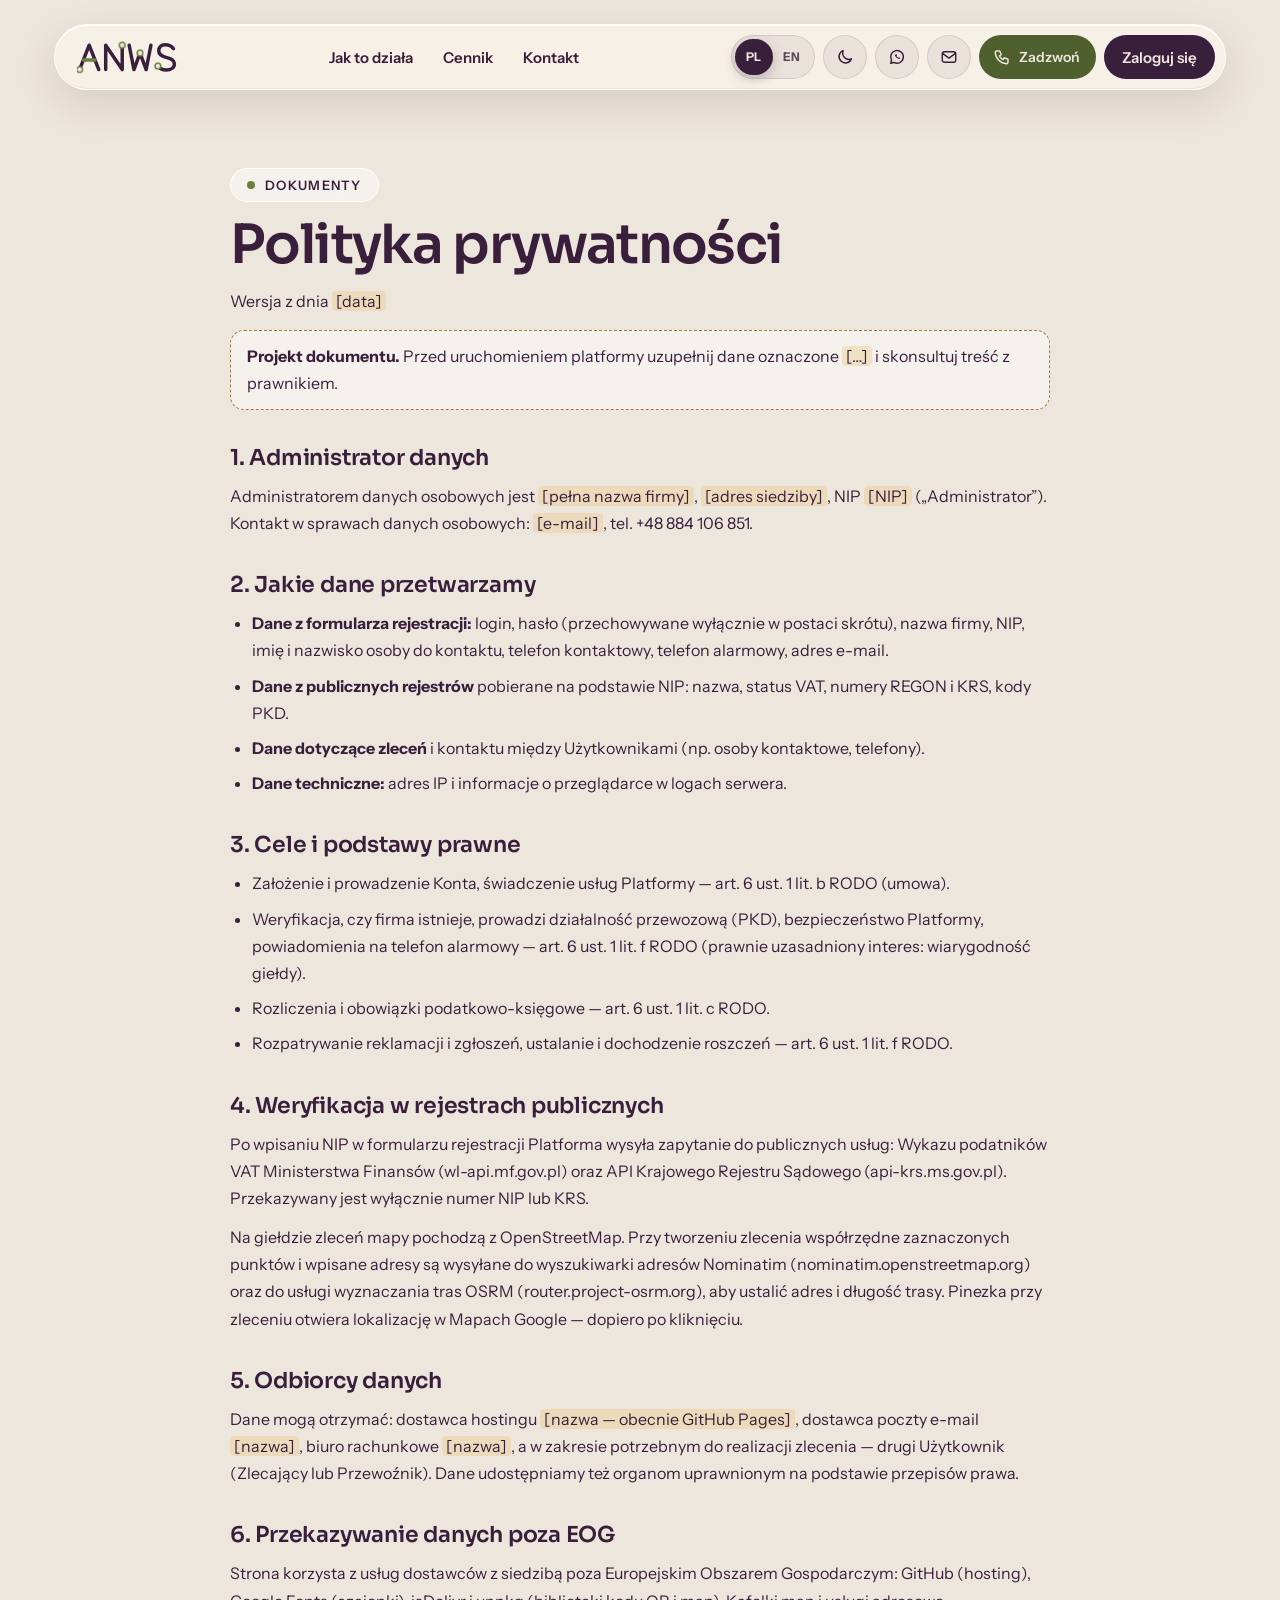
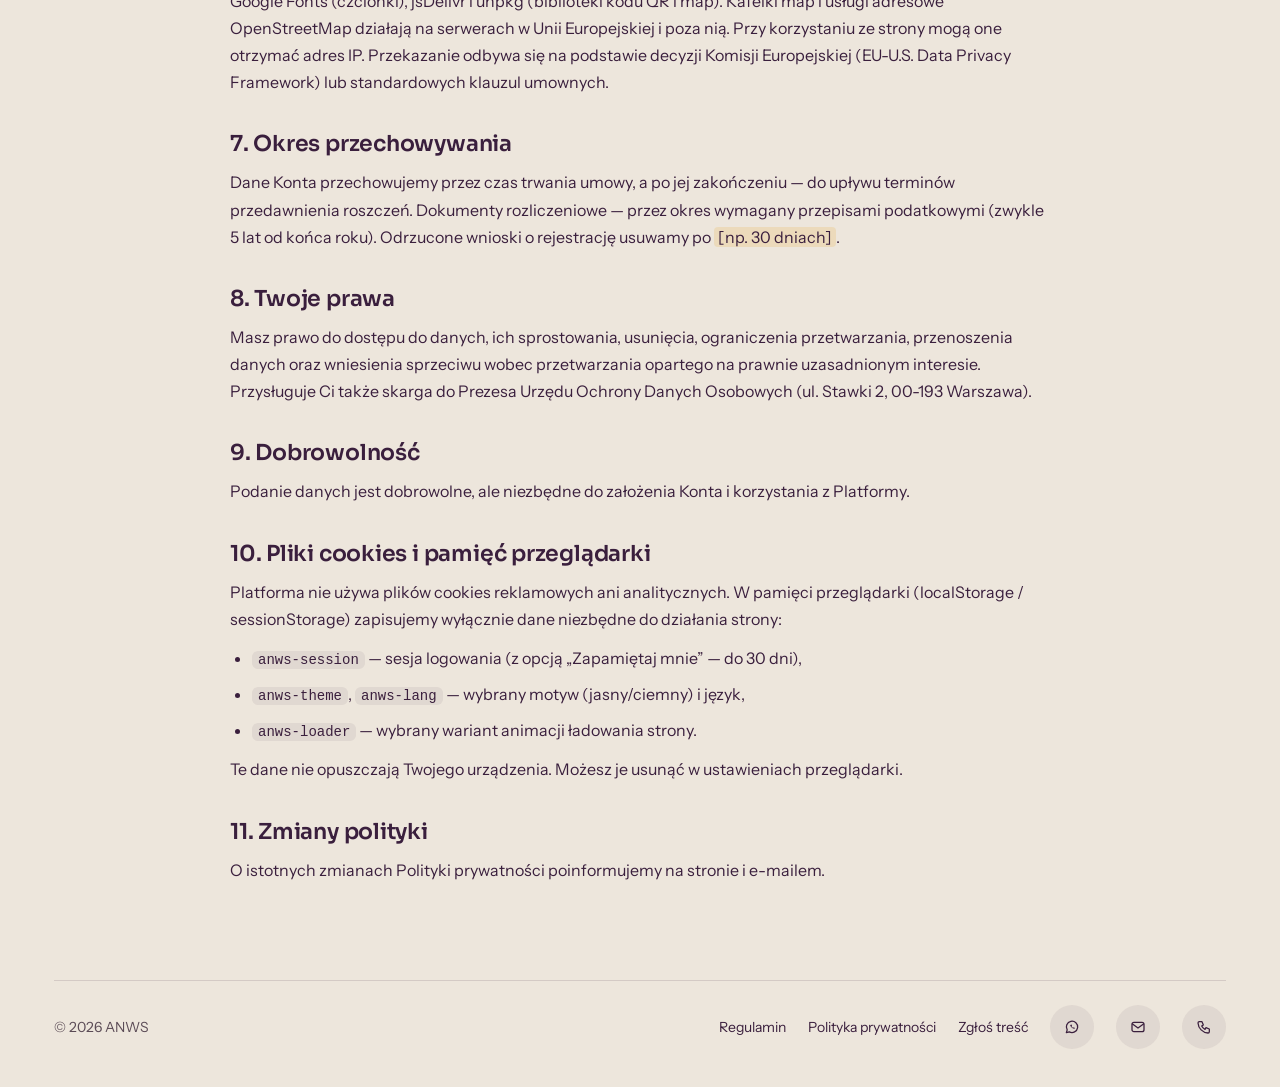
<file: polityka-prywatnosci.html>
<!doctype html>
<html lang="pl">
<head>
<meta charset="utf-8">
<meta name="viewport" content="width=device-width, initial-scale=1">
<title>Polityka prywatności — ANWS</title>
<meta name="description" content="Polityka prywatności platformy ANWS.">
<meta name="theme-color" content="#EDE6DC">
<link rel="icon" href="favicon.svg" type="image/svg+xml">
<script>
/* motyw i język ustawiamy przed pierwszym malowaniem, żeby strona nie „mrugała” */
(function () {
  var d = document.documentElement, theme = 'light', lang = 'pl';
  d.classList.add('js');
  try {
    var st = localStorage.getItem('anws-theme');
    theme = st || (matchMedia('(prefers-color-scheme: dark)').matches ? 'dark' : 'light');
    lang = localStorage.getItem('anws-lang') || 'pl';
  } catch (e) {}
  d.dataset.theme = theme;
  d.lang = lang;
  var m = document.querySelector('meta[name="theme-color"]');
  if (m) m.content = theme === 'dark' ? '#0F1013' : '#EDE6DC';
})();
</script>
<link rel="preconnect" href="https://fonts.googleapis.com">
<link rel="preconnect" href="https://fonts.gstatic.com" crossorigin>
<link rel="stylesheet" href="https://fonts.googleapis.com/css2?family=Sora:wght@500;600;700&family=Instrument+Sans:wght@400;500;600&display=swap">
<link rel="stylesheet" href="css/style.css?v=202610162304">
</head>
<body data-title-key="legal.privacyTitle">
<a class="skip" href="#tresc" data-i18n="skip">Przejdź do treści</a>

<div class="page">

  <!-- tło -->
  <div class="bg" aria-hidden="true">
    <!-- tryb ciemny: zorza -->
    <div class="aurora">
      <div class="blob b1"></div>
      <div class="blob b2"></div>
      <div class="blob b3"></div>
      <div class="grid-bg"></div>
    </div>

    <svg class="bg-desktop" viewBox="0 0 1440 1700" preserveAspectRatio="xMidYMin slice">
      <path d="M-60 120 C 240 40, 420 200, 720 90 S 1180 20, 1520 130" class="route-dots" stroke-opacity=".14"></path>
      <path d="M-60 760 C 200 640, 380 860, 650 720 S 1010 420, 1190 520 S 1420 360, 1520 300" class="route-dots" stroke-opacity=".16"></path>
      <path class="flow" d="M-60 760 C 200 640, 380 860, 650 720 S 1010 420, 1190 520 S 1420 360, 1520 300" fill="none" stroke-width="3" stroke-linecap="round" stroke-dasharray="60 180"></path>
      <path d="M-60 1520 C 300 1440, 520 1600, 860 1500 S 1260 1400, 1520 1480" class="route-dots" stroke-opacity=".12"></path>
      <circle class="pulse p1" cx="650" cy="720" r="7" fill="none" stroke-width="2"></circle>
      <circle class="pulse p2" cx="1190" cy="520" r="7" fill="none" stroke-width="2"></circle>
      <circle class="stop-bg" cx="650" cy="720" r="6" stroke-width="3"></circle>
      <circle class="stop-bg" cx="1190" cy="520" r="6" stroke-width="3"></circle>
      <g class="bus">
        <rect class="bus-body" x="-19" y="-11" width="38" height="19" rx="5"></rect>
        <rect class="bus-win" x="-15" y="-8" width="25" height="6" rx="2"></rect>
        <rect class="bus-win" x="12" y="-8" width="5" height="9" rx="1.5"></rect>
        <circle class="bus-wheel" cx="-10" cy="8" r="3.6" stroke-width="2"></circle>
        <circle class="bus-wheel" cx="10" cy="8" r="3.6" stroke-width="2"></circle>
        <animateMotion dur="22s" repeatCount="indefinite" rotate="auto" path="M-60 760 C 200 640, 380 860, 650 720 S 1010 420, 1190 520 S 1420 360, 1520 300"></animateMotion>
      </g>
      <g class="bus">
        <rect class="bus2-body" x="-15" y="-9" width="30" height="15" rx="4"></rect>
        <rect class="bus-win" x="-12" y="-6" width="19" height="5" rx="1.5"></rect>
        <circle class="bus2-wheel" cx="-8" cy="6.5" r="3" stroke-width="1.8"></circle>
        <circle class="bus2-wheel" cx="8" cy="6.5" r="3" stroke-width="1.8"></circle>
        <animateMotion dur="30s" begin="-8s" repeatCount="indefinite" rotate="auto" path="M-60 120 C 240 40, 420 200, 720 90 S 1180 20, 1520 130"></animateMotion>
      </g>
    </svg>
    <svg class="bg-mobile" viewBox="0 0 390 844" preserveAspectRatio="xMidYMin slice">
      <path d="M-20 70 C 80 20, 180 120, 260 60 S 360 10, 420 50" class="route-dots" stroke-opacity=".14" stroke-dasharray="1 10"></path>
      <path d="M-20 300 C 90 250, 170 350, 260 280 S 360 220, 420 250" class="route-dots" stroke-opacity=".14" stroke-dasharray="1 10"></path>
      <path class="flow" d="M-20 300 C 90 250, 170 350, 260 280 S 360 220, 420 250" fill="none" stroke-width="2.5" stroke-linecap="round" stroke-dasharray="40 140"></path>
      <g class="bus">
        <rect class="bus-body" x="-13" y="-8" width="26" height="13" rx="3.5"></rect>
        <rect class="bus-win" x="-10" y="-5.5" width="16" height="4" rx="1.5"></rect>
        <circle class="bus-wheel" cx="-7" cy="5.5" r="2.6" stroke-width="1.6"></circle>
        <circle class="bus-wheel" cx="7" cy="5.5" r="2.6" stroke-width="1.6"></circle>
        <animateMotion dur="14s" repeatCount="indefinite" rotate="auto" path="M-20 70 C 80 20, 180 120, 260 60 S 360 10, 420 50"></animateMotion>
      </g>
    </svg>
  </div>

  <div class="wrap">

    <!-- nawigacja (zmniejsza się przy przewijaniu) -->
    <div class="nav-slot">
    <header class="nav drop" id="nav">
      <a href="index.html" class="brand" aria-label="ANWS — strona główna" data-i18n-aria="brand">
        <svg class="logo" viewBox="0 0 230 80" aria-hidden="true">
          <g class="draw" fill="none" stroke-width="8" stroke-linecap="round" stroke-linejoin="round">
            <path class="d1" pathLength="100" d="M6 68 L28 12 L50 68"></path>
            <path class="d2" pathLength="100" d="M66 68 V12 L104 68 V12"></path>
            <path class="d3" pathLength="100" d="M120 12 L131 68 L145 30 L159 68 L170 12"></path>
            <path class="d4" pathLength="100" d="M222 20 C216 12 208 11 203 11 C193 11 188 17 188 25 C188 35 197 38 205 40 C214 42 224 45 224 55 C224 64 216 69 205 69 C197 69 190 66 186 60"></path>
            <path class="d5" pathLength="100" d="M14.6 46 H41.4"></path>
          </g>
          <circle class="stop s1" cx="6" cy="68" r="6.5"></circle>
          <circle class="stop s2" cx="104" cy="12" r="6.5"></circle>
          <circle class="stop s3" cx="145" cy="30" r="6.5"></circle>
          <circle class="stop s4" cx="186" cy="60" r="6.5"></circle>
        </svg>
      </a>

      <nav class="nav-links" aria-label="Główna" data-i18n-aria="nav.label">
        <a href="index.html#jak-to-dziala" data-i18n="nav.how">Jak to działa</a>
        <a href="cennik.html" data-i18n="nav.pricing">Cennik</a>
        <a href="#kontakt" data-i18n="nav.contact">Kontakt</a>
      </nav>

      <div class="nav-actions">
        <div class="lang-switch" role="group" aria-label="Język" data-i18n-aria="lang.group">
          <span class="lang-thumb" aria-hidden="true"></span>
          <button type="button" lang="pl" data-lang="pl" aria-label="Polski" aria-pressed="true">PL</button>
          <button type="button" lang="en" data-lang="en" aria-label="English" aria-pressed="false">EN</button>
        </div>
        <button type="button" class="ib theme-btn" id="theme-btn" aria-pressed="false" aria-label="Tryb ciemny" data-i18n-aria="theme.label">
          <svg class="i-moon" width="18" height="18" viewBox="0 0 24 24" fill="none" stroke="currentColor" stroke-width="2" stroke-linecap="round" stroke-linejoin="round" aria-hidden="true"><path d="M20.5 14.5A8.5 8.5 0 0 1 9.5 3.5a8.5 8.5 0 1 0 11 11z"></path></svg>
          <svg class="i-sun" width="18" height="18" viewBox="0 0 24 24" fill="none" stroke="currentColor" stroke-width="2" stroke-linecap="round" aria-hidden="true"><circle cx="12" cy="12" r="4"></circle><path d="M12 2.5v2.2M12 19.3v2.2M2.5 12h2.2M19.3 12h2.2M5.3 5.3l1.6 1.6M17.1 17.1l1.6 1.6M5.3 18.7l1.6-1.6M17.1 6.9l1.6-1.6"></path></svg>
        </button>
        <a href="https://wa.me/48884106851" target="_blank" rel="noopener" class="ib social" aria-label="Napisz na WhatsAppie" data-i18n-aria="social.wa"><svg width="18" height="18" viewBox="0 0 24 24" fill="none" stroke="currentColor" stroke-width="1.9" stroke-linecap="round" stroke-linejoin="round" aria-hidden="true"><path d="M3.5 20.5l1.3-4.2A8.5 8.5 0 1 1 8 19.3z"></path><path d="M9 8.6c.2 2.6 3.4 5.8 6 6 .7 0 1.4-.6 1.4-1.2l-1.8-1-.9.7c-.8-.3-1.9-1.4-2.3-2.3l.7-.9-1-1.8c-.7 0-1.4.7-1.4 1.4z" fill="currentColor" stroke="none"></path></svg></a>
        <a href="mailto:" class="ib social" aria-label="Napisz e-mail" data-i18n-aria="social.mail"><svg width="18" height="18" viewBox="0 0 24 24" fill="none" stroke="currentColor" stroke-width="1.9" stroke-linecap="round" stroke-linejoin="round" aria-hidden="true"><rect x="3" y="5" width="18" height="14" rx="3"></rect><path d="M3.8 7.5l8.2 6 8.2-6"></path></svg></a>
        <a href="tel:+48884106851" class="ib call" aria-label="Zadzwoń do ANWS" data-i18n-aria="call.aria">
          <svg class="ring" width="18" height="18" viewBox="0 0 24 24" fill="none" stroke="currentColor" stroke-width="1.9" stroke-linecap="round" stroke-linejoin="round" aria-hidden="true"><path d="M5 4h4l2 5-2.5 1.5a11 11 0 0 0 5 5L15 13l5 2v4a2 2 0 0 1-2 2A16 16 0 0 1 3 6a2 2 0 0 1 2-2"></path></svg>
          <span class="phone-num" data-i18n="call.btn">Zadzwoń</span>
        </a>
        <div class="acct" data-acct></div>
        <button type="button" class="menu-btn ib" aria-label="Otwórz menu" aria-expanded="false" aria-controls="menu">
          <svg width="20" height="20" viewBox="0 0 24 24" fill="none" stroke="currentColor" stroke-width="2.2" stroke-linecap="round" aria-hidden="true"><path class="m1" d="M4 8h16"></path><path class="m2" d="M4 16h16"></path></svg>
        </button>
      </div>

      <div class="menu" id="menu" hidden>
        <a href="index.html#jak-to-dziala" data-i18n="nav.how">Jak to działa</a>
        <a href="cennik.html" data-i18n="nav.pricing">Cennik</a>
        <a href="#kontakt" data-i18n="nav.contact">Kontakt</a>
        <a href="tel:+48884106851"><span data-i18n="menu.call">Zadzwoń:</span>&nbsp;+48 884 106 851</a>
        <div class="menu-social">
          <a href="https://wa.me/48884106851" target="_blank" rel="noopener" aria-label="Napisz na WhatsAppie" data-i18n-aria="social.wa"><svg width="18" height="18" viewBox="0 0 24 24" fill="none" stroke="currentColor" stroke-width="1.9" stroke-linecap="round" stroke-linejoin="round" aria-hidden="true"><path d="M3.5 20.5l1.3-4.2A8.5 8.5 0 1 1 8 19.3z"></path><path d="M9 8.6c.2 2.6 3.4 5.8 6 6 .7 0 1.4-.6 1.4-1.2l-1.8-1-.9.7c-.8-.3-1.9-1.4-2.3-2.3l.7-.9-1-1.8c-.7 0-1.4.7-1.4 1.4z" fill="currentColor" stroke="none"></path></svg></a>
          <a href="mailto:" aria-label="Napisz e-mail" data-i18n-aria="social.mail"><svg width="18" height="18" viewBox="0 0 24 24" fill="none" stroke="currentColor" stroke-width="1.9" stroke-linecap="round" stroke-linejoin="round" aria-hidden="true"><rect x="3" y="5" width="18" height="14" rx="3"></rect><path d="M3.8 7.5l8.2 6 8.2-6"></path></svg></a>
        </div>
      </div>
    </header>
    </div>

    <main id="tresc" class="legal-main">
      <article class="legal">
        <header class="legal-head">
          <span class="badge"><span class="live" aria-hidden="true"></span><span>Dokumenty</span></span>
          <h1>Polityka prywatności</h1>
          <p class="legal-meta">Wersja z dnia <mark class="ph">[data]</mark></p>
        <p class="legal-draft" role="note"><b>Projekt dokumentu.</b> Przed uruchomieniem platformy uzupełnij dane oznaczone <mark class="ph">[…]</mark> i skonsultuj treść z prawnikiem.</p>
        <p class="legal-lang" data-i18n="legal.note">Dokument w języku polskim.</p>
        </header>

        <section><h2>1. Administrator danych</h2>
          <p>Administratorem danych osobowych jest <mark class="ph">[pełna nazwa firmy]</mark>, <mark class="ph">[adres siedziby]</mark>, NIP <mark class="ph">[NIP]</mark> („Administrator”). Kontakt w sprawach danych osobowych: <mark class="ph">[e-mail]</mark>, tel. +48 884 106 851.</p>
        </section>

        <section><h2>2. Jakie dane przetwarzamy</h2>
          <ul>
            <li><b>Dane z formularza rejestracji:</b> login, hasło (przechowywane wyłącznie w postaci skrótu), nazwa firmy, NIP, imię i nazwisko osoby do kontaktu, telefon kontaktowy, telefon alarmowy, adres e-mail.</li>
            <li><b>Dane z publicznych rejestrów</b> pobierane na podstawie NIP: nazwa, status VAT, numery REGON i KRS, kody PKD.</li>
            <li><b>Dane dotyczące zleceń</b> i kontaktu między Użytkownikami (np. osoby kontaktowe, telefony).</li>
            <li><b>Dane techniczne:</b> adres IP i informacje o przeglądarce w logach serwera.</li>
          </ul>
        </section>

        <section><h2>3. Cele i podstawy prawne</h2>
          <ul>
            <li>Założenie i prowadzenie Konta, świadczenie usług Platformy — art. 6 ust. 1 lit. b RODO (umowa).</li>
            <li>Weryfikacja, czy firma istnieje, prowadzi działalność przewozową (PKD), bezpieczeństwo Platformy, powiadomienia na telefon alarmowy — art. 6 ust. 1 lit. f RODO (prawnie uzasadniony interes: wiarygodność giełdy).</li>
            <li>Rozliczenia i obowiązki podatkowo-księgowe — art. 6 ust. 1 lit. c RODO.</li>
            <li>Rozpatrywanie reklamacji i zgłoszeń, ustalanie i dochodzenie roszczeń — art. 6 ust. 1 lit. f RODO.</li>
          </ul>
        </section>

        <section><h2>4. Weryfikacja w rejestrach publicznych</h2>
          <p>Po wpisaniu NIP w formularzu rejestracji Platforma wysyła zapytanie do publicznych usług: Wykazu podatników VAT Ministerstwa Finansów (wl-api.mf.gov.pl) oraz API Krajowego Rejestru Sądowego (api-krs.ms.gov.pl). Przekazywany jest wyłącznie numer NIP lub KRS.</p>
          <p>Na giełdzie zleceń mapy pochodzą z OpenStreetMap. Przy tworzeniu zlecenia współrzędne zaznaczonych punktów i wpisane adresy są wysyłane do wyszukiwarki adresów Nominatim (nominatim.openstreetmap.org) oraz do usługi wyznaczania tras OSRM (router.project-osrm.org), aby ustalić adres i długość trasy. Pinezka przy zleceniu otwiera lokalizację w Mapach Google — dopiero po kliknięciu.</p>
        </section>

        <section><h2>5. Odbiorcy danych</h2>
          <p>Dane mogą otrzymać: dostawca hostingu <mark class="ph">[nazwa — obecnie GitHub Pages]</mark>, dostawca poczty e-mail <mark class="ph">[nazwa]</mark>, biuro rachunkowe <mark class="ph">[nazwa]</mark>, a w zakresie potrzebnym do realizacji zlecenia — drugi Użytkownik (Zlecający lub Przewoźnik). Dane udostępniamy też organom uprawnionym na podstawie przepisów prawa.</p>
        </section>

        <section><h2>6. Przekazywanie danych poza EOG</h2>
          <p>Strona korzysta z usług dostawców z siedzibą poza Europejskim Obszarem Gospodarczym: GitHub (hosting), Google Fonts (czcionki), jsDelivr i unpkg (biblioteki kodu QR i map). Kafelki map i usługi adresowe OpenStreetMap działają na serwerach w Unii Europejskiej i poza nią. Przy korzystaniu ze strony mogą one otrzymać adres IP. Przekazanie odbywa się na podstawie decyzji Komisji Europejskiej (EU-U.S. Data Privacy Framework) lub standardowych klauzul umownych.</p>
        </section>

        <section><h2>7. Okres przechowywania</h2>
          <p>Dane Konta przechowujemy przez czas trwania umowy, a po jej zakończeniu — do upływu terminów przedawnienia roszczeń. Dokumenty rozliczeniowe — przez okres wymagany przepisami podatkowymi (zwykle 5 lat od końca roku). Odrzucone wnioski o rejestrację usuwamy po <mark class="ph">[np. 30 dniach]</mark>.</p>
        </section>

        <section><h2>8. Twoje prawa</h2>
          <p>Masz prawo do dostępu do danych, ich sprostowania, usunięcia, ograniczenia przetwarzania, przenoszenia danych oraz wniesienia sprzeciwu wobec przetwarzania opartego na prawnie uzasadnionym interesie. Przysługuje Ci także skarga do Prezesa Urzędu Ochrony Danych Osobowych (ul. Stawki 2, 00-193 Warszawa).</p>
        </section>

        <section><h2>9. Dobrowolność</h2>
          <p>Podanie danych jest dobrowolne, ale niezbędne do założenia Konta i korzystania z Platformy.</p>
        </section>

        <section id="cookies"><h2>10. Pliki cookies i pamięć przeglądarki</h2>
          <p>Platforma nie używa plików cookies reklamowych ani analitycznych. W pamięci przeglądarki (localStorage / sessionStorage) zapisujemy wyłącznie dane niezbędne do działania strony:</p>
          <ul>
            <li><code>anws-session</code> — sesja logowania (z opcją „Zapamiętaj mnie” — do 30 dni),</li>
            <li><code>anws-theme</code>, <code>anws-lang</code> — wybrany motyw (jasny/ciemny) i język,</li>
            <li><code>anws-loader</code> — wybrany wariant animacji ładowania strony.</li>
          </ul>
          <p>Te dane nie opuszczają Twojego urządzenia. Możesz je usunąć w ustawieniach przeglądarki.</p>
        </section>

        <section><h2>11. Zmiany polityki</h2>
          <p>O istotnych zmianach Polityki prywatności poinformujemy na stronie i e-mailem.</p>
        </section>
      </article>
    </main>

    <!-- stopka -->
    <footer class="footer" id="kontakt">
      <a href="admin.html" class="footer-copy">© 2026 ANWS</a>
      <div class="footer-links">
        <a href="regulamin.html" data-i18n="footer.terms">Regulamin</a>
        <a href="polityka-prywatnosci.html" data-i18n="footer.privacy">Polityka prywatności</a>
        <a href="regulamin.html#zgloszenia" data-i18n="footer.report">Zgłoś treść</a>
        <a href="https://wa.me/48884106851" target="_blank" rel="noopener" class="ib" aria-label="Napisz na WhatsAppie" data-i18n-aria="social.wa"><svg width="16" height="16" viewBox="0 0 24 24" fill="none" stroke="currentColor" stroke-width="1.9" stroke-linecap="round" stroke-linejoin="round" aria-hidden="true"><path d="M3.5 20.5l1.3-4.2A8.5 8.5 0 1 1 8 19.3z"></path><path d="M9 8.6c.2 2.6 3.4 5.8 6 6 .7 0 1.4-.6 1.4-1.2l-1.8-1-.9.7c-.8-.3-1.9-1.4-2.3-2.3l.7-.9-1-1.8c-.7 0-1.4.7-1.4 1.4z" fill="currentColor" stroke="none"></path></svg></a>
        <a href="mailto:" class="ib" aria-label="Napisz e-mail" data-i18n-aria="social.mail"><svg width="16" height="16" viewBox="0 0 24 24" fill="none" stroke="currentColor" stroke-width="1.9" stroke-linecap="round" stroke-linejoin="round" aria-hidden="true"><rect x="3" y="5" width="18" height="14" rx="3"></rect><path d="M3.8 7.5l8.2 6 8.2-6"></path></svg></a>
        <a href="tel:+48884106851" class="ib call" aria-label="Zadzwoń do ANWS" data-i18n-aria="call.aria"><svg width="16" height="16" viewBox="0 0 24 24" fill="none" stroke="currentColor" stroke-width="1.9" stroke-linecap="round" stroke-linejoin="round" aria-hidden="true"><path d="M5 4h4l2 5-2.5 1.5a11 11 0 0 0 5 5L15 13l5 2v4a2 2 0 0 1-2 2A16 16 0 0 1 3 6a2 2 0 0 1 2-2"></path></svg></a>
      </div>
    </footer>
  </div>
</div>

<!-- okienko „Zadzwoń” na komputerze: numer, kod QR, osoba do kontaktu -->
<dialog class="call-dlg" id="call-dialog" aria-labelledby="call-name">
  <div class="call-panel">
    <button type="button" class="call-x" data-call-close aria-label="Zamknij" data-i18n-aria="call.close">
      <svg width="18" height="18" viewBox="0 0 24 24" fill="none" stroke="currentColor" stroke-width="2.2" stroke-linecap="round" aria-hidden="true"><path d="M6 6l12 12M18 6 6 18"></path></svg>
    </button>
    <div class="call-who">
      <span class="call-avatar" aria-hidden="true">DS</span>
      <div>
        <p class="call-label" data-i18n="call.label">Osoba do kontaktu</p>
        <h2 class="call-name" id="call-name">Daria Skowronek</h2>
      </div>
    </div>
    <a class="call-num" href="tel:+48884106851">+48 884 106 851</a>
    <div class="call-qr-wrap">
      <div class="call-qr" id="call-qr" aria-hidden="true"></div>
      <p class="call-hint" data-i18n="call.qr">Zeskanuj aparatem telefonu — od razu wybierze numer.</p>
    </div>
    <div class="call-row">
      <a class="call-btn call-btn-primary" href="tel:+48884106851" data-direct>
        <svg width="18" height="18" viewBox="0 0 24 24" fill="none" stroke="currentColor" stroke-width="1.9" stroke-linecap="round" stroke-linejoin="round" aria-hidden="true"><path d="M5 4h4l2 5-2.5 1.5a11 11 0 0 0 5 5L15 13l5 2v4a2 2 0 0 1-2 2A16 16 0 0 1 3 6a2 2 0 0 1 2-2"></path></svg>
        <span data-i18n="call.app">Zadzwoń przez aplikację</span>
      </a>
      <button type="button" class="call-btn call-btn-ghost" data-call-copy>
        <svg width="18" height="18" viewBox="0 0 24 24" fill="none" stroke="currentColor" stroke-width="2" stroke-linecap="round" stroke-linejoin="round" aria-hidden="true"><rect x="9" y="9" width="11" height="11" rx="2.5"></rect><path d="M5 15V6.5A2.5 2.5 0 0 1 7.5 4H15"></path></svg>
        <span data-i18n="call.copy">Kopiuj numer</span>
      </button>
    </div>
  </div>
</dialog>

<script src="js/i18n.js?v=202610162304"></script>
<script src="js/auth.js?v=202610162304"></script>
<script src="js/integrations.js?v=202610162304"></script>
<script src="js/main.js?v=202610162304" defer></script>
<script src="js/account.js?v=202610162304" defer></script>
</body>
</html>
</file>
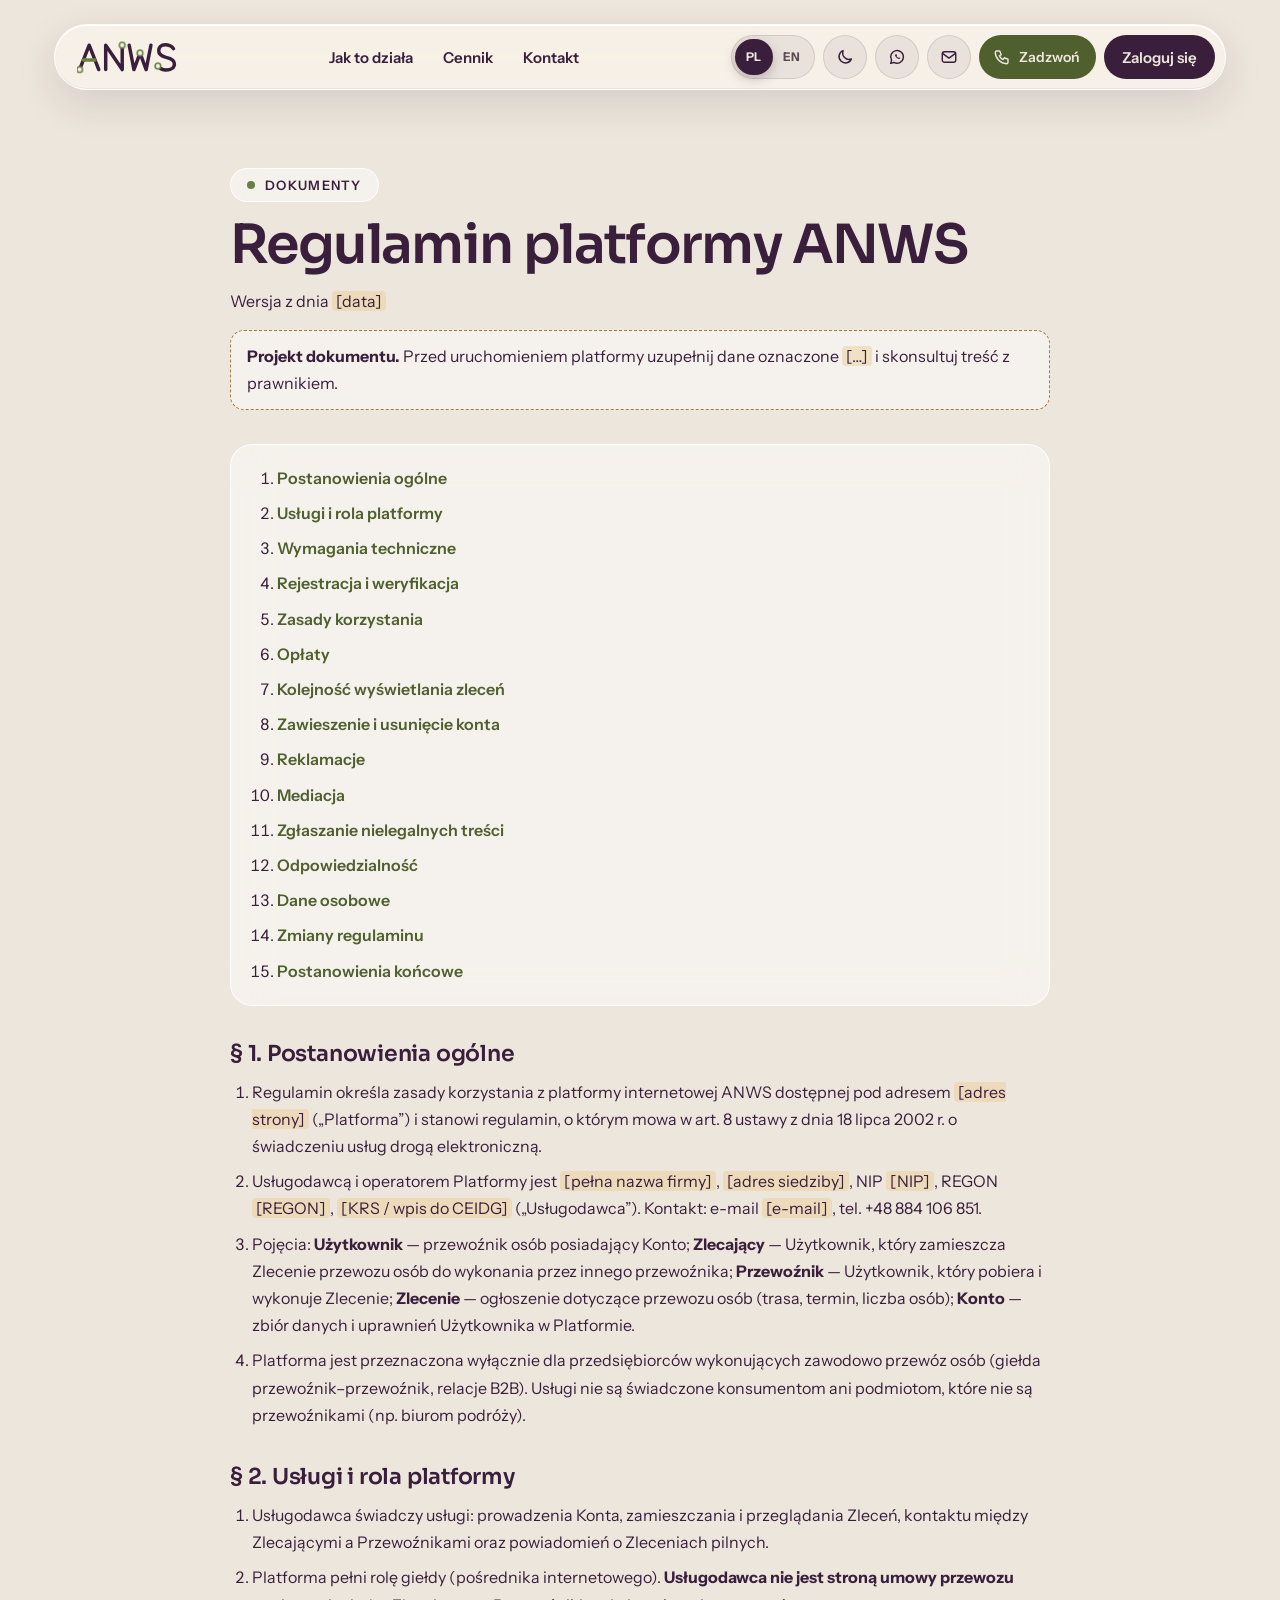
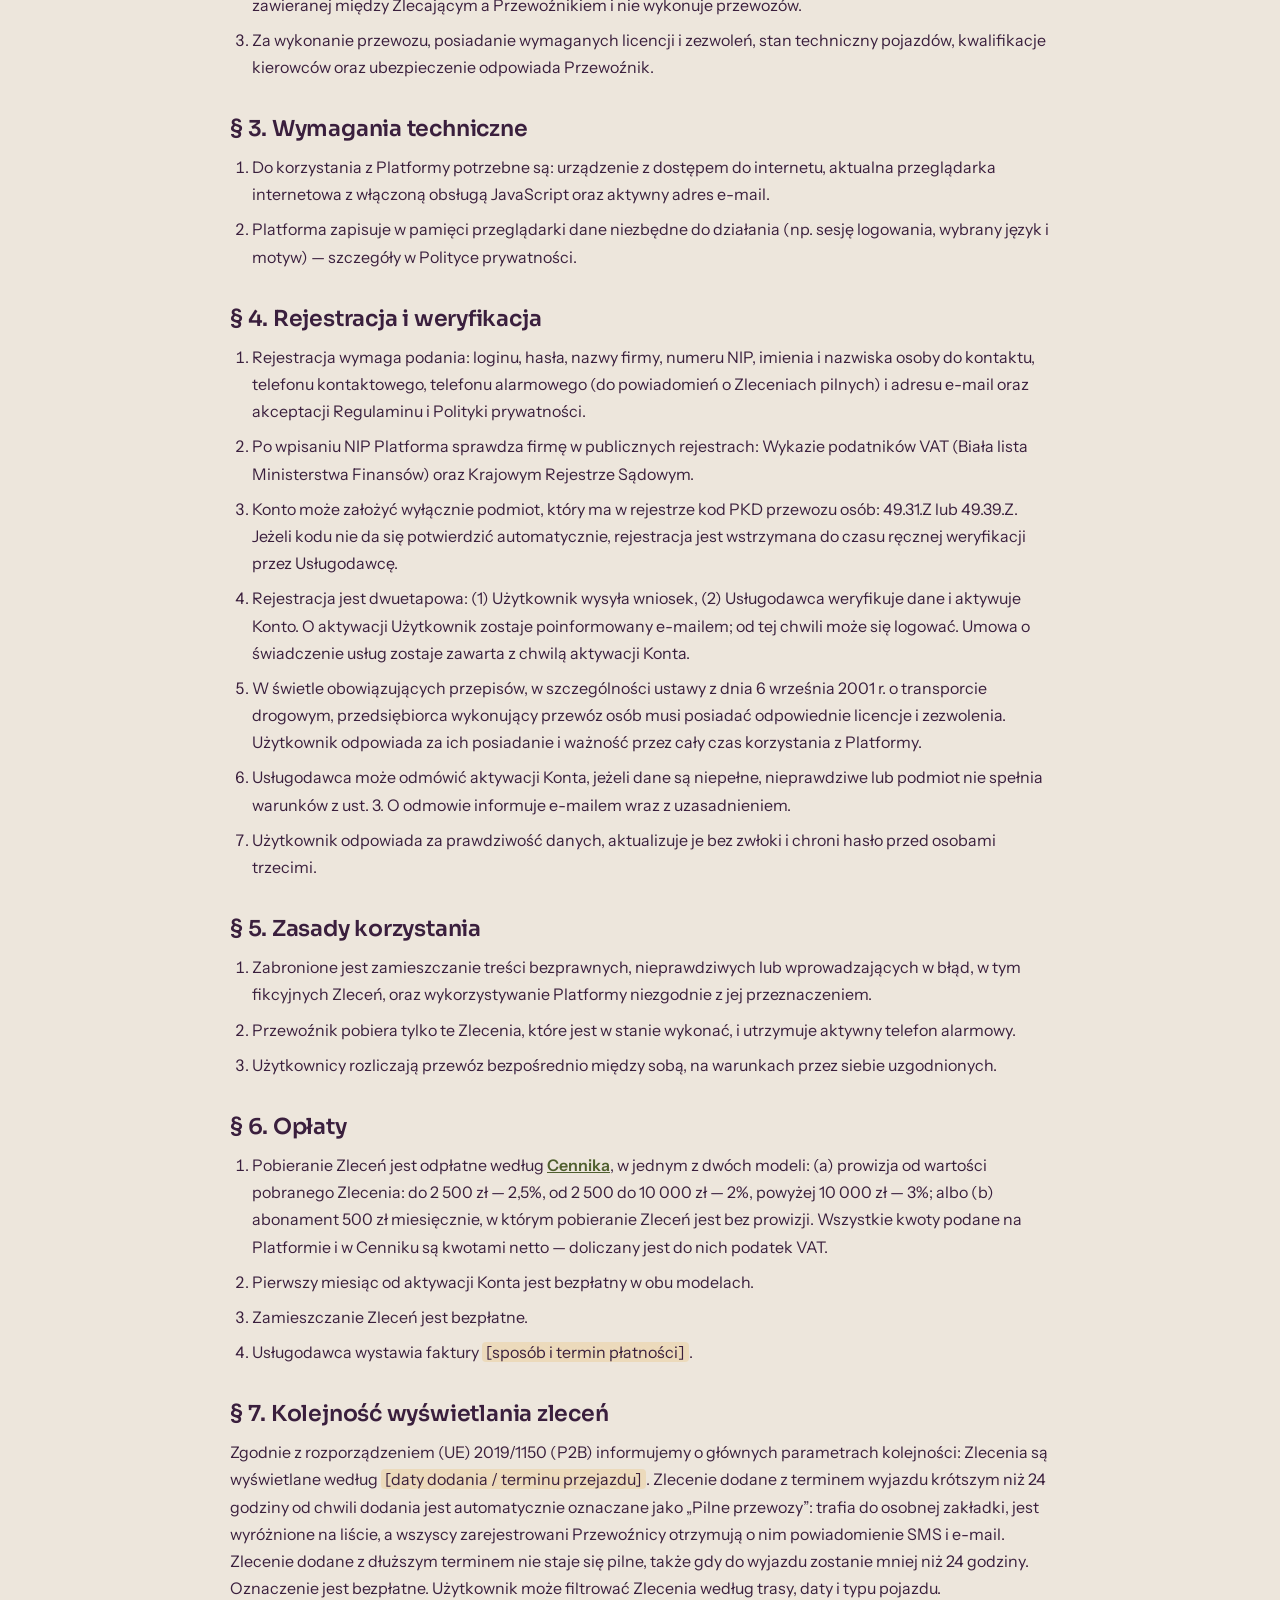
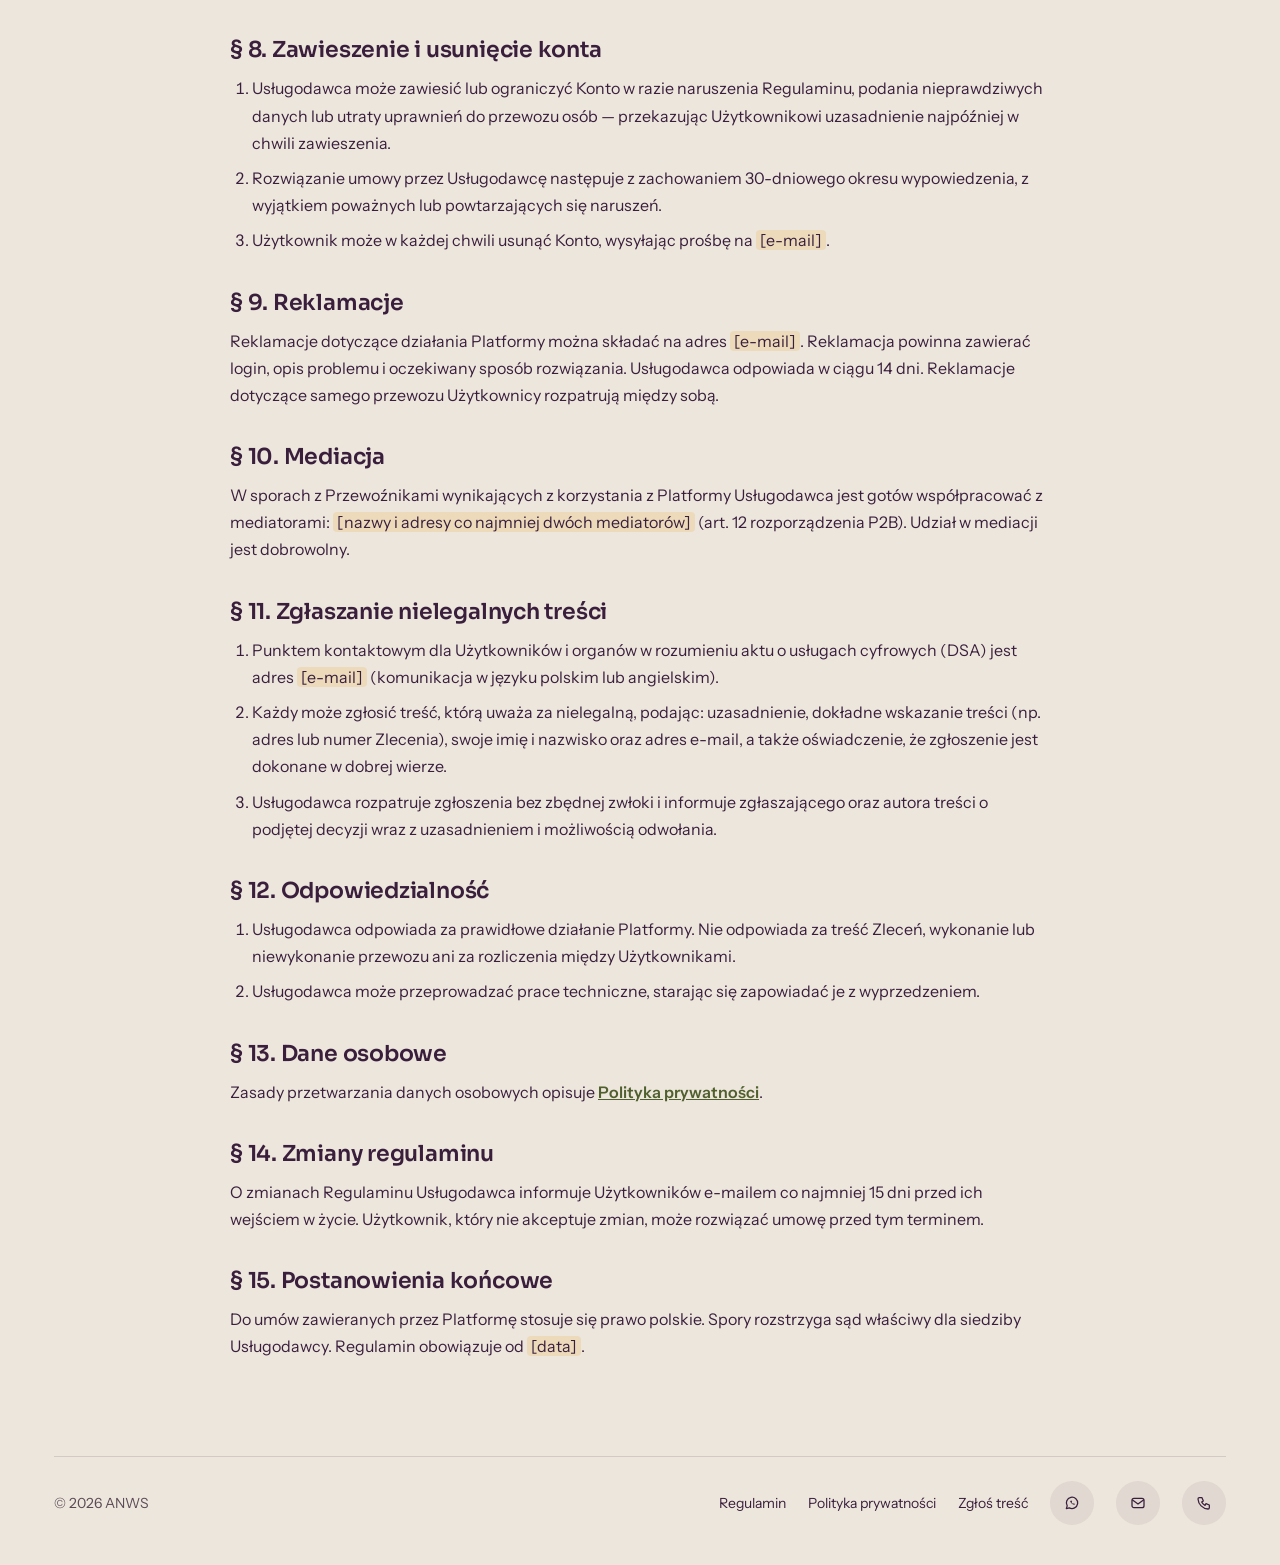
<file: regulamin.html>
<!doctype html>
<html lang="pl">
<head>
<meta charset="utf-8">
<meta name="viewport" content="width=device-width, initial-scale=1">
<title>Regulamin — ANWS</title>
<meta name="description" content="Regulamin platformy ANWS — giełdy przewozów osób.">
<meta name="theme-color" content="#EDE6DC">
<link rel="icon" href="favicon.svg" type="image/svg+xml">
<script>
/* motyw i język ustawiamy przed pierwszym malowaniem, żeby strona nie „mrugała” */
(function () {
  var d = document.documentElement, theme = 'light', lang = 'pl';
  d.classList.add('js');
  try {
    var st = localStorage.getItem('anws-theme');
    theme = st || (matchMedia('(prefers-color-scheme: dark)').matches ? 'dark' : 'light');
    lang = localStorage.getItem('anws-lang') || 'pl';
  } catch (e) {}
  d.dataset.theme = theme;
  d.lang = lang;
  var m = document.querySelector('meta[name="theme-color"]');
  if (m) m.content = theme === 'dark' ? '#0F1013' : '#EDE6DC';
})();
</script>
<link rel="preconnect" href="https://fonts.googleapis.com">
<link rel="preconnect" href="https://fonts.gstatic.com" crossorigin>
<link rel="stylesheet" href="https://fonts.googleapis.com/css2?family=Sora:wght@500;600;700&family=Instrument+Sans:wght@400;500;600&display=swap">
<link rel="stylesheet" href="css/style.css?v=202610162304">
</head>
<body data-title-key="legal.termsTitle">
<a class="skip" href="#tresc" data-i18n="skip">Przejdź do treści</a>

<div class="page">

  <!-- tło -->
  <div class="bg" aria-hidden="true">
    <!-- tryb ciemny: zorza -->
    <div class="aurora">
      <div class="blob b1"></div>
      <div class="blob b2"></div>
      <div class="blob b3"></div>
      <div class="grid-bg"></div>
    </div>

    <svg class="bg-desktop" viewBox="0 0 1440 1700" preserveAspectRatio="xMidYMin slice">
      <path d="M-60 120 C 240 40, 420 200, 720 90 S 1180 20, 1520 130" class="route-dots" stroke-opacity=".14"></path>
      <path d="M-60 760 C 200 640, 380 860, 650 720 S 1010 420, 1190 520 S 1420 360, 1520 300" class="route-dots" stroke-opacity=".16"></path>
      <path class="flow" d="M-60 760 C 200 640, 380 860, 650 720 S 1010 420, 1190 520 S 1420 360, 1520 300" fill="none" stroke-width="3" stroke-linecap="round" stroke-dasharray="60 180"></path>
      <path d="M-60 1520 C 300 1440, 520 1600, 860 1500 S 1260 1400, 1520 1480" class="route-dots" stroke-opacity=".12"></path>
      <circle class="pulse p1" cx="650" cy="720" r="7" fill="none" stroke-width="2"></circle>
      <circle class="pulse p2" cx="1190" cy="520" r="7" fill="none" stroke-width="2"></circle>
      <circle class="stop-bg" cx="650" cy="720" r="6" stroke-width="3"></circle>
      <circle class="stop-bg" cx="1190" cy="520" r="6" stroke-width="3"></circle>
      <g class="bus">
        <rect class="bus-body" x="-19" y="-11" width="38" height="19" rx="5"></rect>
        <rect class="bus-win" x="-15" y="-8" width="25" height="6" rx="2"></rect>
        <rect class="bus-win" x="12" y="-8" width="5" height="9" rx="1.5"></rect>
        <circle class="bus-wheel" cx="-10" cy="8" r="3.6" stroke-width="2"></circle>
        <circle class="bus-wheel" cx="10" cy="8" r="3.6" stroke-width="2"></circle>
        <animateMotion dur="22s" repeatCount="indefinite" rotate="auto" path="M-60 760 C 200 640, 380 860, 650 720 S 1010 420, 1190 520 S 1420 360, 1520 300"></animateMotion>
      </g>
      <g class="bus">
        <rect class="bus2-body" x="-15" y="-9" width="30" height="15" rx="4"></rect>
        <rect class="bus-win" x="-12" y="-6" width="19" height="5" rx="1.5"></rect>
        <circle class="bus2-wheel" cx="-8" cy="6.5" r="3" stroke-width="1.8"></circle>
        <circle class="bus2-wheel" cx="8" cy="6.5" r="3" stroke-width="1.8"></circle>
        <animateMotion dur="30s" begin="-8s" repeatCount="indefinite" rotate="auto" path="M-60 120 C 240 40, 420 200, 720 90 S 1180 20, 1520 130"></animateMotion>
      </g>
    </svg>
    <svg class="bg-mobile" viewBox="0 0 390 844" preserveAspectRatio="xMidYMin slice">
      <path d="M-20 70 C 80 20, 180 120, 260 60 S 360 10, 420 50" class="route-dots" stroke-opacity=".14" stroke-dasharray="1 10"></path>
      <path d="M-20 300 C 90 250, 170 350, 260 280 S 360 220, 420 250" class="route-dots" stroke-opacity=".14" stroke-dasharray="1 10"></path>
      <path class="flow" d="M-20 300 C 90 250, 170 350, 260 280 S 360 220, 420 250" fill="none" stroke-width="2.5" stroke-linecap="round" stroke-dasharray="40 140"></path>
      <g class="bus">
        <rect class="bus-body" x="-13" y="-8" width="26" height="13" rx="3.5"></rect>
        <rect class="bus-win" x="-10" y="-5.5" width="16" height="4" rx="1.5"></rect>
        <circle class="bus-wheel" cx="-7" cy="5.5" r="2.6" stroke-width="1.6"></circle>
        <circle class="bus-wheel" cx="7" cy="5.5" r="2.6" stroke-width="1.6"></circle>
        <animateMotion dur="14s" repeatCount="indefinite" rotate="auto" path="M-20 70 C 80 20, 180 120, 260 60 S 360 10, 420 50"></animateMotion>
      </g>
    </svg>
  </div>

  <div class="wrap">

    <!-- nawigacja (zmniejsza się przy przewijaniu) -->
    <div class="nav-slot">
    <header class="nav drop" id="nav">
      <a href="index.html" class="brand" aria-label="ANWS — strona główna" data-i18n-aria="brand">
        <svg class="logo" viewBox="0 0 230 80" aria-hidden="true">
          <g class="draw" fill="none" stroke-width="8" stroke-linecap="round" stroke-linejoin="round">
            <path class="d1" pathLength="100" d="M6 68 L28 12 L50 68"></path>
            <path class="d2" pathLength="100" d="M66 68 V12 L104 68 V12"></path>
            <path class="d3" pathLength="100" d="M120 12 L131 68 L145 30 L159 68 L170 12"></path>
            <path class="d4" pathLength="100" d="M222 20 C216 12 208 11 203 11 C193 11 188 17 188 25 C188 35 197 38 205 40 C214 42 224 45 224 55 C224 64 216 69 205 69 C197 69 190 66 186 60"></path>
            <path class="d5" pathLength="100" d="M14.6 46 H41.4"></path>
          </g>
          <circle class="stop s1" cx="6" cy="68" r="6.5"></circle>
          <circle class="stop s2" cx="104" cy="12" r="6.5"></circle>
          <circle class="stop s3" cx="145" cy="30" r="6.5"></circle>
          <circle class="stop s4" cx="186" cy="60" r="6.5"></circle>
        </svg>
      </a>

      <nav class="nav-links" aria-label="Główna" data-i18n-aria="nav.label">
        <a href="index.html#jak-to-dziala" data-i18n="nav.how">Jak to działa</a>
        <a href="cennik.html" data-i18n="nav.pricing">Cennik</a>
        <a href="#kontakt" data-i18n="nav.contact">Kontakt</a>
      </nav>

      <div class="nav-actions">
        <div class="lang-switch" role="group" aria-label="Język" data-i18n-aria="lang.group">
          <span class="lang-thumb" aria-hidden="true"></span>
          <button type="button" lang="pl" data-lang="pl" aria-label="Polski" aria-pressed="true">PL</button>
          <button type="button" lang="en" data-lang="en" aria-label="English" aria-pressed="false">EN</button>
        </div>
        <button type="button" class="ib theme-btn" id="theme-btn" aria-pressed="false" aria-label="Tryb ciemny" data-i18n-aria="theme.label">
          <svg class="i-moon" width="18" height="18" viewBox="0 0 24 24" fill="none" stroke="currentColor" stroke-width="2" stroke-linecap="round" stroke-linejoin="round" aria-hidden="true"><path d="M20.5 14.5A8.5 8.5 0 0 1 9.5 3.5a8.5 8.5 0 1 0 11 11z"></path></svg>
          <svg class="i-sun" width="18" height="18" viewBox="0 0 24 24" fill="none" stroke="currentColor" stroke-width="2" stroke-linecap="round" aria-hidden="true"><circle cx="12" cy="12" r="4"></circle><path d="M12 2.5v2.2M12 19.3v2.2M2.5 12h2.2M19.3 12h2.2M5.3 5.3l1.6 1.6M17.1 17.1l1.6 1.6M5.3 18.7l1.6-1.6M17.1 6.9l1.6-1.6"></path></svg>
        </button>
        <a href="https://wa.me/48884106851" target="_blank" rel="noopener" class="ib social" aria-label="Napisz na WhatsAppie" data-i18n-aria="social.wa"><svg width="18" height="18" viewBox="0 0 24 24" fill="none" stroke="currentColor" stroke-width="1.9" stroke-linecap="round" stroke-linejoin="round" aria-hidden="true"><path d="M3.5 20.5l1.3-4.2A8.5 8.5 0 1 1 8 19.3z"></path><path d="M9 8.6c.2 2.6 3.4 5.8 6 6 .7 0 1.4-.6 1.4-1.2l-1.8-1-.9.7c-.8-.3-1.9-1.4-2.3-2.3l.7-.9-1-1.8c-.7 0-1.4.7-1.4 1.4z" fill="currentColor" stroke="none"></path></svg></a>
        <a href="mailto:" class="ib social" aria-label="Napisz e-mail" data-i18n-aria="social.mail"><svg width="18" height="18" viewBox="0 0 24 24" fill="none" stroke="currentColor" stroke-width="1.9" stroke-linecap="round" stroke-linejoin="round" aria-hidden="true"><rect x="3" y="5" width="18" height="14" rx="3"></rect><path d="M3.8 7.5l8.2 6 8.2-6"></path></svg></a>
        <a href="tel:+48884106851" class="ib call" aria-label="Zadzwoń do ANWS" data-i18n-aria="call.aria">
          <svg class="ring" width="18" height="18" viewBox="0 0 24 24" fill="none" stroke="currentColor" stroke-width="1.9" stroke-linecap="round" stroke-linejoin="round" aria-hidden="true"><path d="M5 4h4l2 5-2.5 1.5a11 11 0 0 0 5 5L15 13l5 2v4a2 2 0 0 1-2 2A16 16 0 0 1 3 6a2 2 0 0 1 2-2"></path></svg>
          <span class="phone-num" data-i18n="call.btn">Zadzwoń</span>
        </a>
        <div class="acct" data-acct></div>
        <button type="button" class="menu-btn ib" aria-label="Otwórz menu" aria-expanded="false" aria-controls="menu">
          <svg width="20" height="20" viewBox="0 0 24 24" fill="none" stroke="currentColor" stroke-width="2.2" stroke-linecap="round" aria-hidden="true"><path class="m1" d="M4 8h16"></path><path class="m2" d="M4 16h16"></path></svg>
        </button>
      </div>

      <div class="menu" id="menu" hidden>
        <a href="index.html#jak-to-dziala" data-i18n="nav.how">Jak to działa</a>
        <a href="cennik.html" data-i18n="nav.pricing">Cennik</a>
        <a href="#kontakt" data-i18n="nav.contact">Kontakt</a>
        <a href="tel:+48884106851"><span data-i18n="menu.call">Zadzwoń:</span>&nbsp;+48 884 106 851</a>
        <div class="menu-social">
          <a href="https://wa.me/48884106851" target="_blank" rel="noopener" aria-label="Napisz na WhatsAppie" data-i18n-aria="social.wa"><svg width="18" height="18" viewBox="0 0 24 24" fill="none" stroke="currentColor" stroke-width="1.9" stroke-linecap="round" stroke-linejoin="round" aria-hidden="true"><path d="M3.5 20.5l1.3-4.2A8.5 8.5 0 1 1 8 19.3z"></path><path d="M9 8.6c.2 2.6 3.4 5.8 6 6 .7 0 1.4-.6 1.4-1.2l-1.8-1-.9.7c-.8-.3-1.9-1.4-2.3-2.3l.7-.9-1-1.8c-.7 0-1.4.7-1.4 1.4z" fill="currentColor" stroke="none"></path></svg></a>
          <a href="mailto:" aria-label="Napisz e-mail" data-i18n-aria="social.mail"><svg width="18" height="18" viewBox="0 0 24 24" fill="none" stroke="currentColor" stroke-width="1.9" stroke-linecap="round" stroke-linejoin="round" aria-hidden="true"><rect x="3" y="5" width="18" height="14" rx="3"></rect><path d="M3.8 7.5l8.2 6 8.2-6"></path></svg></a>
        </div>
      </div>
    </header>
    </div>

    <main id="tresc" class="legal-main">
      <article class="legal">
        <header class="legal-head">
          <span class="badge"><span class="live" aria-hidden="true"></span><span>Dokumenty</span></span>
          <h1>Regulamin platformy ANWS</h1>
          <p class="legal-meta">Wersja z dnia <mark class="ph">[data]</mark></p>
        <p class="legal-draft" role="note"><b>Projekt dokumentu.</b> Przed uruchomieniem platformy uzupełnij dane oznaczone <mark class="ph">[…]</mark> i skonsultuj treść z prawnikiem.</p>
        <p class="legal-lang" data-i18n="legal.note">Dokument w języku polskim.</p>
        </header>

        <nav class="legal-toc" aria-label="Spis treści">
          <ol>
            <li><a href="#s1">Postanowienia ogólne</a></li><li><a href="#s2">Usługi i rola platformy</a></li>
            <li><a href="#s3">Wymagania techniczne</a></li><li><a href="#s4">Rejestracja i weryfikacja</a></li>
            <li><a href="#s5">Zasady korzystania</a></li><li><a href="#s6">Opłaty</a></li>
            <li><a href="#s7">Kolejność wyświetlania zleceń</a></li><li><a href="#s8">Zawieszenie i usunięcie konta</a></li>
            <li><a href="#s9">Reklamacje</a></li><li><a href="#s10">Mediacja</a></li>
            <li><a href="#zgloszenia">Zgłaszanie nielegalnych treści</a></li><li><a href="#s12">Odpowiedzialność</a></li>
            <li><a href="#s13">Dane osobowe</a></li><li><a href="#s14">Zmiany regulaminu</a></li><li><a href="#s15">Postanowienia końcowe</a></li>
          </ol>
        </nav>

        <section id="s1"><h2>§ 1. Postanowienia ogólne</h2>
          <ol>
            <li>Regulamin określa zasady korzystania z platformy internetowej ANWS dostępnej pod adresem <mark class="ph">[adres strony]</mark> („Platforma”) i stanowi regulamin, o którym mowa w art. 8 ustawy z dnia 18 lipca 2002 r. o świadczeniu usług drogą elektroniczną.</li>
            <li>Usługodawcą i operatorem Platformy jest <mark class="ph">[pełna nazwa firmy]</mark>, <mark class="ph">[adres siedziby]</mark>, NIP <mark class="ph">[NIP]</mark>, REGON <mark class="ph">[REGON]</mark>, <mark class="ph">[KRS / wpis do CEIDG]</mark> („Usługodawca”). Kontakt: e-mail <mark class="ph">[e-mail]</mark>, tel. +48 884 106 851.</li>
            <li>Pojęcia: <b>Użytkownik</b> — przewoźnik osób posiadający Konto; <b>Zlecający</b> — Użytkownik, który zamieszcza Zlecenie przewozu osób do wykonania przez innego przewoźnika; <b>Przewoźnik</b> — Użytkownik, który pobiera i wykonuje Zlecenie; <b>Zlecenie</b> — ogłoszenie dotyczące przewozu osób (trasa, termin, liczba osób); <b>Konto</b> — zbiór danych i uprawnień Użytkownika w Platformie.</li>
            <li>Platforma jest przeznaczona wyłącznie dla przedsiębiorców wykonujących zawodowo przewóz osób (giełda przewoźnik–przewoźnik, relacje B2B). Usługi nie są świadczone konsumentom ani podmiotom, które nie są przewoźnikami (np. biurom podróży).</li>
          </ol>
        </section>

        <section id="s2"><h2>§ 2. Usługi i rola platformy</h2>
          <ol>
            <li>Usługodawca świadczy usługi: prowadzenia Konta, zamieszczania i przeglądania Zleceń, kontaktu między Zlecającymi a Przewoźnikami oraz powiadomień o Zleceniach pilnych.</li>
            <li>Platforma pełni rolę giełdy (pośrednika internetowego). <b>Usługodawca nie jest stroną umowy przewozu</b> zawieranej między Zlecającym a Przewoźnikiem i nie wykonuje przewozów.</li>
            <li>Za wykonanie przewozu, posiadanie wymaganych licencji i zezwoleń, stan techniczny pojazdów, kwalifikacje kierowców oraz ubezpieczenie odpowiada Przewoźnik.</li>
          </ol>
        </section>

        <section id="s3"><h2>§ 3. Wymagania techniczne</h2>
          <ol>
            <li>Do korzystania z Platformy potrzebne są: urządzenie z dostępem do internetu, aktualna przeglądarka internetowa z włączoną obsługą JavaScript oraz aktywny adres e-mail.</li>
            <li>Platforma zapisuje w pamięci przeglądarki dane niezbędne do działania (np. sesję logowania, wybrany język i motyw) — szczegóły w Polityce prywatności.</li>
          </ol>
        </section>

        <section id="s4"><h2>§ 4. Rejestracja i weryfikacja</h2>
          <ol>
            <li>Rejestracja wymaga podania: loginu, hasła, nazwy firmy, numeru NIP, imienia i nazwiska osoby do kontaktu, telefonu kontaktowego, telefonu alarmowego (do powiadomień o Zleceniach pilnych) i adresu e-mail oraz akceptacji Regulaminu i Polityki prywatności.</li>
            <li>Po wpisaniu NIP Platforma sprawdza firmę w publicznych rejestrach: Wykazie podatników VAT (Biała lista Ministerstwa Finansów) oraz Krajowym Rejestrze Sądowym.</li>
            <li>Konto może założyć wyłącznie podmiot, który ma w rejestrze kod PKD przewozu osób: 49.31.Z lub 49.39.Z. Jeżeli kodu nie da się potwierdzić automatycznie, rejestracja jest wstrzymana do czasu ręcznej weryfikacji przez Usługodawcę.</li>
            <li>Rejestracja jest dwuetapowa: (1) Użytkownik wysyła wniosek, (2) Usługodawca weryfikuje dane i aktywuje Konto. O aktywacji Użytkownik zostaje poinformowany e-mailem; od tej chwili może się logować. Umowa o świadczenie usług zostaje zawarta z chwilą aktywacji Konta.</li>
            <li>W świetle obowiązujących przepisów, w szczególności ustawy z dnia 6 września 2001 r. o transporcie drogowym, przedsiębiorca wykonujący przewóz osób musi posiadać odpowiednie licencje i zezwolenia. Użytkownik odpowiada za ich posiadanie i ważność przez cały czas korzystania z Platformy.</li>
            <li>Usługodawca może odmówić aktywacji Konta, jeżeli dane są niepełne, nieprawdziwe lub podmiot nie spełnia warunków z ust. 3. O odmowie informuje e-mailem wraz z uzasadnieniem.</li>
            <li>Użytkownik odpowiada za prawdziwość danych, aktualizuje je bez zwłoki i chroni hasło przed osobami trzecimi.</li>
          </ol>
        </section>

        <section id="s5"><h2>§ 5. Zasady korzystania</h2>
          <ol>
            <li>Zabronione jest zamieszczanie treści bezprawnych, nieprawdziwych lub wprowadzających w błąd, w tym fikcyjnych Zleceń, oraz wykorzystywanie Platformy niezgodnie z jej przeznaczeniem.</li>
            <li>Przewoźnik pobiera tylko te Zlecenia, które jest w stanie wykonać, i utrzymuje aktywny telefon alarmowy.</li>
            <li>Użytkownicy rozliczają przewóz bezpośrednio między sobą, na warunkach przez siebie uzgodnionych.</li>
          </ol>
        </section>

        <section id="s6"><h2>§ 6. Opłaty</h2>
          <ol>
            <li>Pobieranie Zleceń jest odpłatne według <a href="cennik.html">Cennika</a>, w jednym z dwóch modeli: (a) prowizja od wartości pobranego Zlecenia: do 2 500 zł — 2,5%, od 2 500 do 10 000 zł — 2%, powyżej 10 000 zł — 3%; albo (b) abonament 500 zł miesięcznie, w którym pobieranie Zleceń jest bez prowizji. Wszystkie kwoty podane na Platformie i w Cenniku są kwotami netto — doliczany jest do nich podatek VAT.</li>
            <li>Pierwszy miesiąc od aktywacji Konta jest bezpłatny w obu modelach.</li>
            <li>Zamieszczanie Zleceń jest bezpłatne.</li>
            <li>Usługodawca wystawia faktury <mark class="ph">[sposób i termin płatności]</mark>.</li>
          </ol>
        </section>

        <section id="s7"><h2>§ 7. Kolejność wyświetlania zleceń</h2>
          <p>Zgodnie z rozporządzeniem (UE) 2019/1150 (P2B) informujemy o głównych parametrach kolejności: Zlecenia są wyświetlane według <mark class="ph">[daty dodania / terminu przejazdu]</mark>. Zlecenie dodane z terminem wyjazdu krótszym niż 24 godziny od chwili dodania jest automatycznie oznaczane jako „Pilne przewozy”: trafia do osobnej zakładki, jest wyróżnione na liście, a wszyscy zarejestrowani Przewoźnicy otrzymują o nim powiadomienie SMS i e-mail. Zlecenie dodane z dłuższym terminem nie staje się pilne, także gdy do wyjazdu zostanie mniej niż 24 godziny. Oznaczenie jest bezpłatne. Użytkownik może filtrować Zlecenia według trasy, daty i typu pojazdu.</p>
        </section>

        <section id="s8"><h2>§ 8. Zawieszenie i usunięcie konta</h2>
          <ol>
            <li>Usługodawca może zawiesić lub ograniczyć Konto w razie naruszenia Regulaminu, podania nieprawdziwych danych lub utraty uprawnień do przewozu osób — przekazując Użytkownikowi uzasadnienie najpóźniej w chwili zawieszenia.</li>
            <li>Rozwiązanie umowy przez Usługodawcę następuje z zachowaniem 30-dniowego okresu wypowiedzenia, z wyjątkiem poważnych lub powtarzających się naruszeń.</li>
            <li>Użytkownik może w każdej chwili usunąć Konto, wysyłając prośbę na <mark class="ph">[e-mail]</mark>.</li>
          </ol>
        </section>

        <section id="s9"><h2>§ 9. Reklamacje</h2>
          <p>Reklamacje dotyczące działania Platformy można składać na adres <mark class="ph">[e-mail]</mark>. Reklamacja powinna zawierać login, opis problemu i oczekiwany sposób rozwiązania. Usługodawca odpowiada w ciągu 14 dni. Reklamacje dotyczące samego przewozu Użytkownicy rozpatrują między sobą.</p>
        </section>

        <section id="s10"><h2>§ 10. Mediacja</h2>
          <p>W sporach z Przewoźnikami wynikających z korzystania z Platformy Usługodawca jest gotów współpracować z mediatorami: <mark class="ph">[nazwy i adresy co najmniej dwóch mediatorów]</mark> (art. 12 rozporządzenia P2B). Udział w mediacji jest dobrowolny.</p>
        </section>

        <section id="zgloszenia"><h2>§ 11. Zgłaszanie nielegalnych treści</h2>
          <ol>
            <li>Punktem kontaktowym dla Użytkowników i organów w rozumieniu aktu o usługach cyfrowych (DSA) jest adres <mark class="ph">[e-mail]</mark> (komunikacja w języku polskim lub angielskim).</li>
            <li>Każdy może zgłosić treść, którą uważa za nielegalną, podając: uzasadnienie, dokładne wskazanie treści (np. adres lub numer Zlecenia), swoje imię i nazwisko oraz adres e-mail, a także oświadczenie, że zgłoszenie jest dokonane w dobrej wierze.</li>
            <li>Usługodawca rozpatruje zgłoszenia bez zbędnej zwłoki i informuje zgłaszającego oraz autora treści o podjętej decyzji wraz z uzasadnieniem i możliwością odwołania.</li>
          </ol>
        </section>

        <section id="s12"><h2>§ 12. Odpowiedzialność</h2>
          <ol>
            <li>Usługodawca odpowiada za prawidłowe działanie Platformy. Nie odpowiada za treść Zleceń, wykonanie lub niewykonanie przewozu ani za rozliczenia między Użytkownikami.</li>
            <li>Usługodawca może przeprowadzać prace techniczne, starając się zapowiadać je z wyprzedzeniem.</li>
          </ol>
        </section>

        <section id="s13"><h2>§ 13. Dane osobowe</h2>
          <p>Zasady przetwarzania danych osobowych opisuje <a href="polityka-prywatnosci.html">Polityka prywatności</a>.</p>
        </section>

        <section id="s14"><h2>§ 14. Zmiany regulaminu</h2>
          <p>O zmianach Regulaminu Usługodawca informuje Użytkowników e-mailem co najmniej 15 dni przed ich wejściem w życie. Użytkownik, który nie akceptuje zmian, może rozwiązać umowę przed tym terminem.</p>
        </section>

        <section id="s15"><h2>§ 15. Postanowienia końcowe</h2>
          <p>Do umów zawieranych przez Platformę stosuje się prawo polskie. Spory rozstrzyga sąd właściwy dla siedziby Usługodawcy. Regulamin obowiązuje od <mark class="ph">[data]</mark>.</p>
        </section>
      </article>
    </main>

    <!-- stopka -->
    <footer class="footer" id="kontakt">
      <a href="admin.html" class="footer-copy">© 2026 ANWS</a>
      <div class="footer-links">
        <a href="regulamin.html" data-i18n="footer.terms">Regulamin</a>
        <a href="polityka-prywatnosci.html" data-i18n="footer.privacy">Polityka prywatności</a>
        <a href="regulamin.html#zgloszenia" data-i18n="footer.report">Zgłoś treść</a>
        <a href="https://wa.me/48884106851" target="_blank" rel="noopener" class="ib" aria-label="Napisz na WhatsAppie" data-i18n-aria="social.wa"><svg width="16" height="16" viewBox="0 0 24 24" fill="none" stroke="currentColor" stroke-width="1.9" stroke-linecap="round" stroke-linejoin="round" aria-hidden="true"><path d="M3.5 20.5l1.3-4.2A8.5 8.5 0 1 1 8 19.3z"></path><path d="M9 8.6c.2 2.6 3.4 5.8 6 6 .7 0 1.4-.6 1.4-1.2l-1.8-1-.9.7c-.8-.3-1.9-1.4-2.3-2.3l.7-.9-1-1.8c-.7 0-1.4.7-1.4 1.4z" fill="currentColor" stroke="none"></path></svg></a>
        <a href="mailto:" class="ib" aria-label="Napisz e-mail" data-i18n-aria="social.mail"><svg width="16" height="16" viewBox="0 0 24 24" fill="none" stroke="currentColor" stroke-width="1.9" stroke-linecap="round" stroke-linejoin="round" aria-hidden="true"><rect x="3" y="5" width="18" height="14" rx="3"></rect><path d="M3.8 7.5l8.2 6 8.2-6"></path></svg></a>
        <a href="tel:+48884106851" class="ib call" aria-label="Zadzwoń do ANWS" data-i18n-aria="call.aria"><svg width="16" height="16" viewBox="0 0 24 24" fill="none" stroke="currentColor" stroke-width="1.9" stroke-linecap="round" stroke-linejoin="round" aria-hidden="true"><path d="M5 4h4l2 5-2.5 1.5a11 11 0 0 0 5 5L15 13l5 2v4a2 2 0 0 1-2 2A16 16 0 0 1 3 6a2 2 0 0 1 2-2"></path></svg></a>
      </div>
    </footer>
  </div>
</div>

<!-- okienko „Zadzwoń” na komputerze: numer, kod QR, osoba do kontaktu -->
<dialog class="call-dlg" id="call-dialog" aria-labelledby="call-name">
  <div class="call-panel">
    <button type="button" class="call-x" data-call-close aria-label="Zamknij" data-i18n-aria="call.close">
      <svg width="18" height="18" viewBox="0 0 24 24" fill="none" stroke="currentColor" stroke-width="2.2" stroke-linecap="round" aria-hidden="true"><path d="M6 6l12 12M18 6 6 18"></path></svg>
    </button>
    <div class="call-who">
      <span class="call-avatar" aria-hidden="true">DS</span>
      <div>
        <p class="call-label" data-i18n="call.label">Osoba do kontaktu</p>
        <h2 class="call-name" id="call-name">Daria Skowronek</h2>
      </div>
    </div>
    <a class="call-num" href="tel:+48884106851">+48 884 106 851</a>
    <div class="call-qr-wrap">
      <div class="call-qr" id="call-qr" aria-hidden="true"></div>
      <p class="call-hint" data-i18n="call.qr">Zeskanuj aparatem telefonu — od razu wybierze numer.</p>
    </div>
    <div class="call-row">
      <a class="call-btn call-btn-primary" href="tel:+48884106851" data-direct>
        <svg width="18" height="18" viewBox="0 0 24 24" fill="none" stroke="currentColor" stroke-width="1.9" stroke-linecap="round" stroke-linejoin="round" aria-hidden="true"><path d="M5 4h4l2 5-2.5 1.5a11 11 0 0 0 5 5L15 13l5 2v4a2 2 0 0 1-2 2A16 16 0 0 1 3 6a2 2 0 0 1 2-2"></path></svg>
        <span data-i18n="call.app">Zadzwoń przez aplikację</span>
      </a>
      <button type="button" class="call-btn call-btn-ghost" data-call-copy>
        <svg width="18" height="18" viewBox="0 0 24 24" fill="none" stroke="currentColor" stroke-width="2" stroke-linecap="round" stroke-linejoin="round" aria-hidden="true"><rect x="9" y="9" width="11" height="11" rx="2.5"></rect><path d="M5 15V6.5A2.5 2.5 0 0 1 7.5 4H15"></path></svg>
        <span data-i18n="call.copy">Kopiuj numer</span>
      </button>
    </div>
  </div>
</dialog>

<script src="js/i18n.js?v=202610162304"></script>
<script src="js/auth.js?v=202610162304"></script>
<script src="js/integrations.js?v=202610162304"></script>
<script src="js/main.js?v=202610162304" defer></script>
<script src="js/account.js?v=202610162304" defer></script>
</body>
</html>
</file>
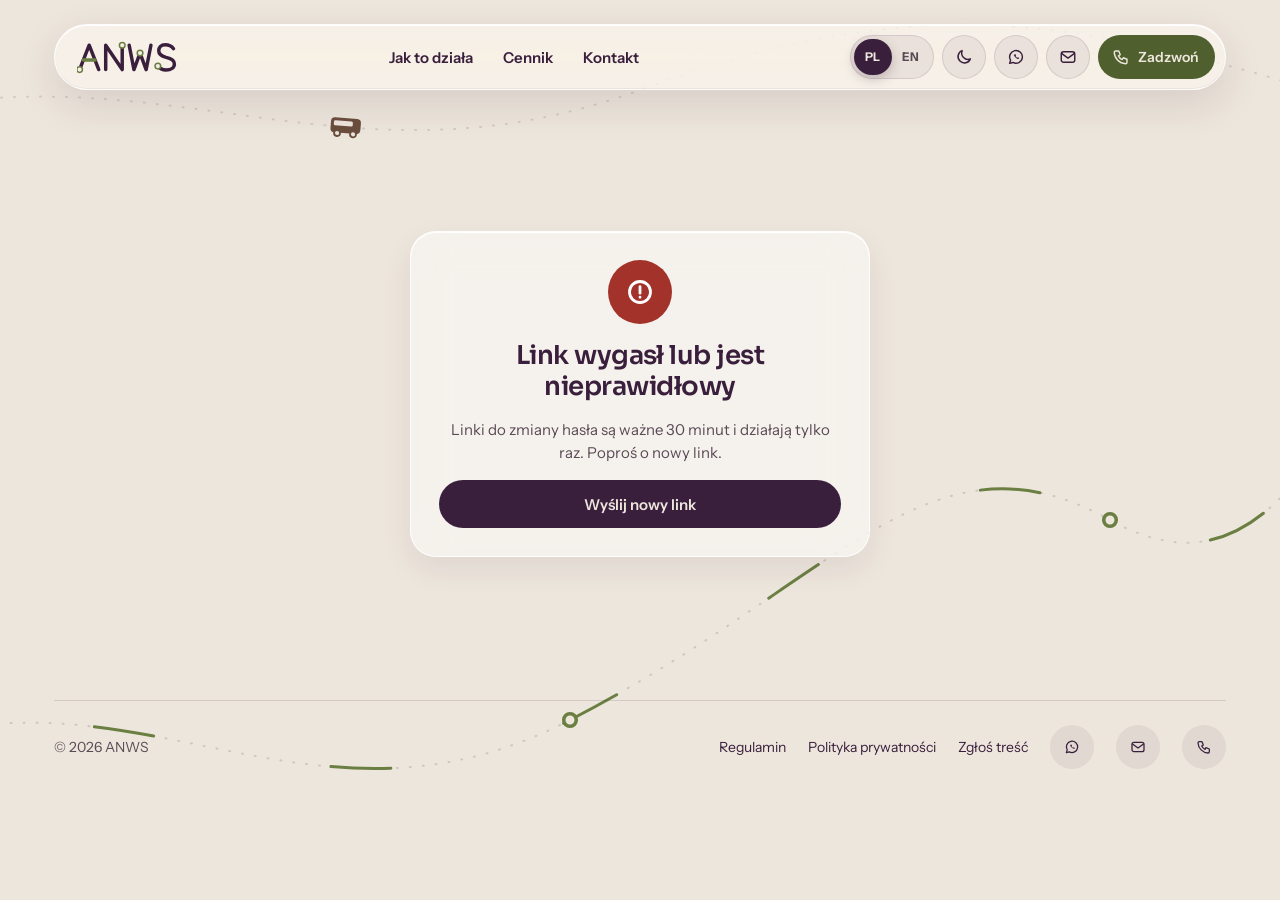
<file: reset-hasla.html>
<!doctype html>
<html lang="pl">
<head>
<meta charset="utf-8">
<meta name="viewport" content="width=device-width, initial-scale=1">
<title>Ustaw nowe hasło — ANWS</title>
<meta name="robots" content="noindex, nofollow">
<meta name="referrer" content="no-referrer">
<meta name="theme-color" content="#EDE6DC">
<link rel="icon" href="favicon.svg" type="image/svg+xml">
<script>
/* motyw i język ustawiamy przed pierwszym malowaniem, żeby strona nie „mrugała” */
(function () {
  var d = document.documentElement, theme = 'light', lang = 'pl';
  d.classList.add('js');
  try {
    var st = localStorage.getItem('anws-theme');
    theme = st || (matchMedia('(prefers-color-scheme: dark)').matches ? 'dark' : 'light');
    lang = localStorage.getItem('anws-lang') || 'pl';
  } catch (e) {}
  d.dataset.theme = theme;
  d.lang = lang;
  var m = document.querySelector('meta[name="theme-color"]');
  if (m) m.content = theme === 'dark' ? '#0F1013' : '#EDE6DC';
})();
</script>
<link rel="preconnect" href="https://fonts.googleapis.com">
<link rel="preconnect" href="https://fonts.gstatic.com" crossorigin>
<link rel="stylesheet" href="https://fonts.googleapis.com/css2?family=Sora:wght@500;600;700&family=Instrument+Sans:wght@400;500;600&display=swap">
<link rel="stylesheet" href="css/style.css?v=202610162304">
</head>
<body data-title-key="rs.metaTitle">
<a class="skip" href="#tresc" data-i18n="skip">Przejdź do treści</a>

<div class="page">

  <!-- tło -->
  <div class="bg" aria-hidden="true">
    <!-- tryb ciemny: zorza -->
    <div class="aurora">
      <div class="blob b1"></div>
      <div class="blob b2"></div>
      <div class="blob b3"></div>
      <div class="grid-bg"></div>
    </div>

    <svg class="bg-desktop" viewBox="0 0 1440 1700" preserveAspectRatio="xMidYMin slice">
      <path d="M-60 120 C 240 40, 420 200, 720 90 S 1180 20, 1520 130" class="route-dots" stroke-opacity=".14"></path>
      <path d="M-60 760 C 200 640, 380 860, 650 720 S 1010 420, 1190 520 S 1420 360, 1520 300" class="route-dots" stroke-opacity=".16"></path>
      <path class="flow" d="M-60 760 C 200 640, 380 860, 650 720 S 1010 420, 1190 520 S 1420 360, 1520 300" fill="none" stroke-width="3" stroke-linecap="round" stroke-dasharray="60 180"></path>
      <path d="M-60 1520 C 300 1440, 520 1600, 860 1500 S 1260 1400, 1520 1480" class="route-dots" stroke-opacity=".12"></path>
      <circle class="pulse p1" cx="650" cy="720" r="7" fill="none" stroke-width="2"></circle>
      <circle class="pulse p2" cx="1190" cy="520" r="7" fill="none" stroke-width="2"></circle>
      <circle class="stop-bg" cx="650" cy="720" r="6" stroke-width="3"></circle>
      <circle class="stop-bg" cx="1190" cy="520" r="6" stroke-width="3"></circle>
      <g class="bus">
        <rect class="bus-body" x="-19" y="-11" width="38" height="19" rx="5"></rect>
        <rect class="bus-win" x="-15" y="-8" width="25" height="6" rx="2"></rect>
        <rect class="bus-win" x="12" y="-8" width="5" height="9" rx="1.5"></rect>
        <circle class="bus-wheel" cx="-10" cy="8" r="3.6" stroke-width="2"></circle>
        <circle class="bus-wheel" cx="10" cy="8" r="3.6" stroke-width="2"></circle>
        <animateMotion dur="22s" repeatCount="indefinite" rotate="auto" path="M-60 760 C 200 640, 380 860, 650 720 S 1010 420, 1190 520 S 1420 360, 1520 300"></animateMotion>
      </g>
      <g class="bus">
        <rect class="bus2-body" x="-15" y="-9" width="30" height="15" rx="4"></rect>
        <rect class="bus-win" x="-12" y="-6" width="19" height="5" rx="1.5"></rect>
        <circle class="bus2-wheel" cx="-8" cy="6.5" r="3" stroke-width="1.8"></circle>
        <circle class="bus2-wheel" cx="8" cy="6.5" r="3" stroke-width="1.8"></circle>
        <animateMotion dur="30s" begin="-8s" repeatCount="indefinite" rotate="auto" path="M-60 120 C 240 40, 420 200, 720 90 S 1180 20, 1520 130"></animateMotion>
      </g>
    </svg>
    <svg class="bg-mobile" viewBox="0 0 390 844" preserveAspectRatio="xMidYMin slice">
      <path d="M-20 70 C 80 20, 180 120, 260 60 S 360 10, 420 50" class="route-dots" stroke-opacity=".14" stroke-dasharray="1 10"></path>
      <path d="M-20 300 C 90 250, 170 350, 260 280 S 360 220, 420 250" class="route-dots" stroke-opacity=".14" stroke-dasharray="1 10"></path>
      <path class="flow" d="M-20 300 C 90 250, 170 350, 260 280 S 360 220, 420 250" fill="none" stroke-width="2.5" stroke-linecap="round" stroke-dasharray="40 140"></path>
      <g class="bus">
        <rect class="bus-body" x="-13" y="-8" width="26" height="13" rx="3.5"></rect>
        <rect class="bus-win" x="-10" y="-5.5" width="16" height="4" rx="1.5"></rect>
        <circle class="bus-wheel" cx="-7" cy="5.5" r="2.6" stroke-width="1.6"></circle>
        <circle class="bus-wheel" cx="7" cy="5.5" r="2.6" stroke-width="1.6"></circle>
        <animateMotion dur="14s" repeatCount="indefinite" rotate="auto" path="M-20 70 C 80 20, 180 120, 260 60 S 360 10, 420 50"></animateMotion>
      </g>
    </svg>
  </div>

  <div class="wrap">

    <!-- nawigacja (zmniejsza się przy przewijaniu) -->
    <div class="nav-slot">
    <header class="nav drop" id="nav">
      <a href="index.html" class="brand" aria-label="ANWS — strona główna" data-i18n-aria="brand">
        <svg class="logo" viewBox="0 0 230 80" aria-hidden="true">
          <g class="draw" fill="none" stroke-width="8" stroke-linecap="round" stroke-linejoin="round">
            <path class="d1" pathLength="100" d="M6 68 L28 12 L50 68"></path>
            <path class="d2" pathLength="100" d="M66 68 V12 L104 68 V12"></path>
            <path class="d3" pathLength="100" d="M120 12 L131 68 L145 30 L159 68 L170 12"></path>
            <path class="d4" pathLength="100" d="M222 20 C216 12 208 11 203 11 C193 11 188 17 188 25 C188 35 197 38 205 40 C214 42 224 45 224 55 C224 64 216 69 205 69 C197 69 190 66 186 60"></path>
            <path class="d5" pathLength="100" d="M14.6 46 H41.4"></path>
          </g>
          <circle class="stop s1" cx="6" cy="68" r="6.5"></circle>
          <circle class="stop s2" cx="104" cy="12" r="6.5"></circle>
          <circle class="stop s3" cx="145" cy="30" r="6.5"></circle>
          <circle class="stop s4" cx="186" cy="60" r="6.5"></circle>
        </svg>
      </a>

      <nav class="nav-links" aria-label="Główna" data-i18n-aria="nav.label">
        <a href="index.html#jak-to-dziala" data-i18n="nav.how">Jak to działa</a>
        <a href="cennik.html" data-i18n="nav.pricing">Cennik</a>
        <a href="#kontakt" data-i18n="nav.contact">Kontakt</a>
      </nav>

      <div class="nav-actions">
        <div class="lang-switch" role="group" aria-label="Język" data-i18n-aria="lang.group">
          <span class="lang-thumb" aria-hidden="true"></span>
          <button type="button" lang="pl" data-lang="pl" aria-label="Polski" aria-pressed="true">PL</button>
          <button type="button" lang="en" data-lang="en" aria-label="English" aria-pressed="false">EN</button>
        </div>
        <button type="button" class="ib theme-btn" id="theme-btn" aria-pressed="false" aria-label="Tryb ciemny" data-i18n-aria="theme.label">
          <svg class="i-moon" width="18" height="18" viewBox="0 0 24 24" fill="none" stroke="currentColor" stroke-width="2" stroke-linecap="round" stroke-linejoin="round" aria-hidden="true"><path d="M20.5 14.5A8.5 8.5 0 0 1 9.5 3.5a8.5 8.5 0 1 0 11 11z"></path></svg>
          <svg class="i-sun" width="18" height="18" viewBox="0 0 24 24" fill="none" stroke="currentColor" stroke-width="2" stroke-linecap="round" aria-hidden="true"><circle cx="12" cy="12" r="4"></circle><path d="M12 2.5v2.2M12 19.3v2.2M2.5 12h2.2M19.3 12h2.2M5.3 5.3l1.6 1.6M17.1 17.1l1.6 1.6M5.3 18.7l1.6-1.6M17.1 6.9l1.6-1.6"></path></svg>
        </button>
        <a href="https://wa.me/48884106851" target="_blank" rel="noopener" class="ib social" aria-label="Napisz na WhatsAppie" data-i18n-aria="social.wa"><svg width="18" height="18" viewBox="0 0 24 24" fill="none" stroke="currentColor" stroke-width="1.9" stroke-linecap="round" stroke-linejoin="round" aria-hidden="true"><path d="M3.5 20.5l1.3-4.2A8.5 8.5 0 1 1 8 19.3z"></path><path d="M9 8.6c.2 2.6 3.4 5.8 6 6 .7 0 1.4-.6 1.4-1.2l-1.8-1-.9.7c-.8-.3-1.9-1.4-2.3-2.3l.7-.9-1-1.8c-.7 0-1.4.7-1.4 1.4z" fill="currentColor" stroke="none"></path></svg></a>
        <a href="mailto:" class="ib social" aria-label="Napisz e-mail" data-i18n-aria="social.mail"><svg width="18" height="18" viewBox="0 0 24 24" fill="none" stroke="currentColor" stroke-width="1.9" stroke-linecap="round" stroke-linejoin="round" aria-hidden="true"><rect x="3" y="5" width="18" height="14" rx="3"></rect><path d="M3.8 7.5l8.2 6 8.2-6"></path></svg></a>
        <a href="tel:+48884106851" class="ib call" aria-label="Zadzwoń do ANWS" data-i18n-aria="call.aria">
          <svg class="ring" width="18" height="18" viewBox="0 0 24 24" fill="none" stroke="currentColor" stroke-width="1.9" stroke-linecap="round" stroke-linejoin="round" aria-hidden="true"><path d="M5 4h4l2 5-2.5 1.5a11 11 0 0 0 5 5L15 13l5 2v4a2 2 0 0 1-2 2A16 16 0 0 1 3 6a2 2 0 0 1 2-2"></path></svg>
          <span class="phone-num" data-i18n="call.btn">Zadzwoń</span>
        </a>
        <button type="button" class="menu-btn ib" aria-label="Otwórz menu" aria-expanded="false" aria-controls="menu">
          <svg width="20" height="20" viewBox="0 0 24 24" fill="none" stroke="currentColor" stroke-width="2.2" stroke-linecap="round" aria-hidden="true"><path class="m1" d="M4 8h16"></path><path class="m2" d="M4 16h16"></path></svg>
        </button>
      </div>

      <div class="menu" id="menu" hidden>
        <a href="index.html#jak-to-dziala" data-i18n="nav.how">Jak to działa</a>
        <a href="cennik.html" data-i18n="nav.pricing">Cennik</a>
        <a href="#kontakt" data-i18n="nav.contact">Kontakt</a>
        <a href="tel:+48884106851"><span data-i18n="menu.call">Zadzwoń:</span>&nbsp;+48 884 106 851</a>
        <div class="menu-social">
          <a href="https://wa.me/48884106851" target="_blank" rel="noopener" aria-label="Napisz na WhatsAppie" data-i18n-aria="social.wa"><svg width="18" height="18" viewBox="0 0 24 24" fill="none" stroke="currentColor" stroke-width="1.9" stroke-linecap="round" stroke-linejoin="round" aria-hidden="true"><path d="M3.5 20.5l1.3-4.2A8.5 8.5 0 1 1 8 19.3z"></path><path d="M9 8.6c.2 2.6 3.4 5.8 6 6 .7 0 1.4-.6 1.4-1.2l-1.8-1-.9.7c-.8-.3-1.9-1.4-2.3-2.3l.7-.9-1-1.8c-.7 0-1.4.7-1.4 1.4z" fill="currentColor" stroke="none"></path></svg></a>
          <a href="mailto:" aria-label="Napisz e-mail" data-i18n-aria="social.mail"><svg width="18" height="18" viewBox="0 0 24 24" fill="none" stroke="currentColor" stroke-width="1.9" stroke-linecap="round" stroke-linejoin="round" aria-hidden="true"><rect x="3" y="5" width="18" height="14" rx="3"></rect><path d="M3.8 7.5l8.2 6 8.2-6"></path></svg></a>
        </div>
      </div>
    </header>
    </div>

    <main id="tresc" class="reset-main">
      <div class="admin-card reset-card" aria-live="polite">

        <div class="rs-state" id="rs-loading">
          <p class="rs-checking"><span class="spinner" aria-hidden="true"></span> <span data-i18n="rs.checking">Sprawdzam link…</span></p>
        </div>

        <div class="rs-state" id="rs-invalid" hidden>
          <span class="done-icon rs-bad" aria-hidden="true"><svg width="28" height="28" viewBox="0 0 24 24" fill="none" stroke="currentColor" stroke-width="2.4" stroke-linecap="round"><circle cx="12" cy="12" r="9"></circle><path d="M12 7.5v5.5M12 16.5h.01"></path></svg></span>
          <h1 data-i18n="rs.invalidTitle">Link wygasł lub jest nieprawidłowy</h1>
          <p data-i18n="rs.invalidText">Linki do zmiany hasła są ważne 30 minut i działają tylko raz. Poproś o nowy link.</p>
          <a class="call-btn call-btn-primary" href="index.html?forgot=1" data-i18n="rs.newLink">Wyślij nowy link</a>
        </div>

        <form class="auth-form rs-state" id="rs-form" novalidate hidden>
          <div class="auth-head">
            <span class="auth-badge" aria-hidden="true"><svg width="22" height="22" viewBox="0 0 24 24" fill="none" stroke="currentColor" stroke-width="2" stroke-linecap="round" stroke-linejoin="round"><rect x="4.5" y="10.5" width="15" height="10" rx="2.5"></rect><path d="M8 10.5V8a4 4 0 0 1 8 0v2.5"></path></svg></span>
            <h1 class="auth-title" data-i18n="rs.title">Ustaw nowe hasło</h1>
            <p class="auth-sub"><span data-i18n="rs.account">Konto:</span> <b id="rs-login"></b></p>
          </div>
          <div class="field">
            <label for="rs-pass" data-i18n="adm.pwNew">Nowe hasło</label>
            <div class="pass-wrap">
              <input id="rs-pass" type="password" autocomplete="new-password" required aria-describedby="rs-pass-help rs-pass-err">
              <button type="button" class="pass-toggle" aria-label="Pokaż hasło" aria-pressed="false" data-i18n-aria="auth.show"><svg class="i-eye" width="18" height="18" viewBox="0 0 24 24" fill="none" stroke="currentColor" stroke-width="1.9" stroke-linecap="round" stroke-linejoin="round" aria-hidden="true"><path d="M2.5 12S6 5.5 12 5.5 21.5 12 21.5 12 18 18.5 12 18.5 2.5 12 2.5 12z"></path><circle cx="12" cy="12" r="3"></circle></svg><svg class="i-eye-off" width="18" height="18" viewBox="0 0 24 24" fill="none" stroke="currentColor" stroke-width="1.9" stroke-linecap="round" stroke-linejoin="round" aria-hidden="true"><path d="M3 3l18 18"></path><path d="M10.6 5.6A9.9 9.9 0 0 1 12 5.5c6 0 9.5 6.5 9.5 6.5a17 17 0 0 1-3 3.8M6.5 7.1C4 8.8 2.5 12 2.5 12s3.5 6.5 9.5 6.5c1.6 0 3-.4 4.2-1"></path><path d="M9.9 10a3 3 0 0 0 4.2 4.1"></path></svg></button>
            </div>
            <div class="strength" id="rs-strength" data-score="0" aria-hidden="true"><i></i><i></i><i></i><i></i></div>
            <p class="field-help" id="rs-pass-help"><span data-i18n="reg.passHelp">Min. 8 znaków, w tym litera i cyfra.</span> <b id="rs-strength-label"></b></p>
            <p class="field-err" id="rs-pass-err" hidden></p>
          </div>
          <div class="field">
            <label for="rs-repeat" data-i18n="adm.pwRepeat">Powtórz nowe hasło</label>
            <input id="rs-repeat" type="password" autocomplete="new-password" required aria-describedby="rs-repeat-err">
            <p class="field-err" id="rs-repeat-err" hidden></p>
          </div>
          <button type="submit" class="call-btn call-btn-primary auth-submit">
            <span class="spinner" aria-hidden="true"></span>
            <span class="auth-submit-label" data-i18n="rs.submit">Zapisz nowe hasło</span>
          </button>
        </form>

        <div class="rs-state" id="rs-done" tabindex="-1" hidden>
          <span class="done-icon" aria-hidden="true"><svg width="30" height="30" viewBox="0 0 24 24" fill="none" stroke="currentColor" stroke-width="2.6" stroke-linecap="round" stroke-linejoin="round"><path d="M5 12.5l4.5 4.5L19 7.5"></path></svg></span>
          <h1 data-i18n="rs.doneTitle">Hasło zmienione</h1>
          <p data-i18n="rs.doneText">Możesz zalogować się nowym hasłem. Ze względów bezpieczeństwa zakończyliśmy wcześniejsze sesje tego konta i wysłaliśmy e-mail z potwierdzeniem zmiany.</p>
          <a class="call-btn call-btn-primary" href="index.html?next=lista-zlecen.html" data-i18n="auth.title">Zaloguj się</a>
        </div>
      </div>
    </main>

    <!-- stopka -->
    <footer class="footer" id="kontakt">
      <a href="admin.html" class="footer-copy">© 2026 ANWS</a>
      <div class="footer-links">
        <a href="regulamin.html" data-i18n="footer.terms">Regulamin</a>
        <a href="polityka-prywatnosci.html" data-i18n="footer.privacy">Polityka prywatności</a>
        <a href="regulamin.html#zgloszenia" data-i18n="footer.report">Zgłoś treść</a>
        <a href="https://wa.me/48884106851" target="_blank" rel="noopener" class="ib" aria-label="Napisz na WhatsAppie" data-i18n-aria="social.wa"><svg width="16" height="16" viewBox="0 0 24 24" fill="none" stroke="currentColor" stroke-width="1.9" stroke-linecap="round" stroke-linejoin="round" aria-hidden="true"><path d="M3.5 20.5l1.3-4.2A8.5 8.5 0 1 1 8 19.3z"></path><path d="M9 8.6c.2 2.6 3.4 5.8 6 6 .7 0 1.4-.6 1.4-1.2l-1.8-1-.9.7c-.8-.3-1.9-1.4-2.3-2.3l.7-.9-1-1.8c-.7 0-1.4.7-1.4 1.4z" fill="currentColor" stroke="none"></path></svg></a>
        <a href="mailto:" class="ib" aria-label="Napisz e-mail" data-i18n-aria="social.mail"><svg width="16" height="16" viewBox="0 0 24 24" fill="none" stroke="currentColor" stroke-width="1.9" stroke-linecap="round" stroke-linejoin="round" aria-hidden="true"><rect x="3" y="5" width="18" height="14" rx="3"></rect><path d="M3.8 7.5l8.2 6 8.2-6"></path></svg></a>
        <a href="tel:+48884106851" class="ib call" aria-label="Zadzwoń do ANWS" data-i18n-aria="call.aria"><svg width="16" height="16" viewBox="0 0 24 24" fill="none" stroke="currentColor" stroke-width="1.9" stroke-linecap="round" stroke-linejoin="round" aria-hidden="true"><path d="M5 4h4l2 5-2.5 1.5a11 11 0 0 0 5 5L15 13l5 2v4a2 2 0 0 1-2 2A16 16 0 0 1 3 6a2 2 0 0 1 2-2"></path></svg></a>
      </div>
    </footer>
  </div>
</div>

<!-- okienko „Zadzwoń” na komputerze: numer, kod QR, osoba do kontaktu -->
<dialog class="call-dlg" id="call-dialog" aria-labelledby="call-name">
  <div class="call-panel">
    <button type="button" class="call-x" data-call-close aria-label="Zamknij" data-i18n-aria="call.close">
      <svg width="18" height="18" viewBox="0 0 24 24" fill="none" stroke="currentColor" stroke-width="2.2" stroke-linecap="round" aria-hidden="true"><path d="M6 6l12 12M18 6 6 18"></path></svg>
    </button>
    <div class="call-who">
      <span class="call-avatar" aria-hidden="true">DS</span>
      <div>
        <p class="call-label" data-i18n="call.label">Osoba do kontaktu</p>
        <h2 class="call-name" id="call-name">Daria Skowronek</h2>
      </div>
    </div>
    <a class="call-num" href="tel:+48884106851">+48 884 106 851</a>
    <div class="call-qr-wrap">
      <div class="call-qr" id="call-qr" aria-hidden="true"></div>
      <p class="call-hint" data-i18n="call.qr">Zeskanuj aparatem telefonu — od razu wybierze numer.</p>
    </div>
    <div class="call-row">
      <a class="call-btn call-btn-primary" href="tel:+48884106851" data-direct>
        <svg width="18" height="18" viewBox="0 0 24 24" fill="none" stroke="currentColor" stroke-width="1.9" stroke-linecap="round" stroke-linejoin="round" aria-hidden="true"><path d="M5 4h4l2 5-2.5 1.5a11 11 0 0 0 5 5L15 13l5 2v4a2 2 0 0 1-2 2A16 16 0 0 1 3 6a2 2 0 0 1 2-2"></path></svg>
        <span data-i18n="call.app">Zadzwoń przez aplikację</span>
      </a>
      <button type="button" class="call-btn call-btn-ghost" data-call-copy>
        <svg width="18" height="18" viewBox="0 0 24 24" fill="none" stroke="currentColor" stroke-width="2" stroke-linecap="round" stroke-linejoin="round" aria-hidden="true"><rect x="9" y="9" width="11" height="11" rx="2.5"></rect><path d="M5 15V6.5A2.5 2.5 0 0 1 7.5 4H15"></path></svg>
        <span data-i18n="call.copy">Kopiuj numer</span>
      </button>
    </div>
  </div>
</dialog>

<script src="js/i18n.js?v=202610162304"></script>
<script src="js/auth.js?v=202610162304"></script>
<script src="js/integrations.js?v=202610162304"></script>
<script src="js/main.js?v=202610162304" defer></script>
<script src="js/reset.js?v=202610162304" defer></script>
</body>
</html>
</file>
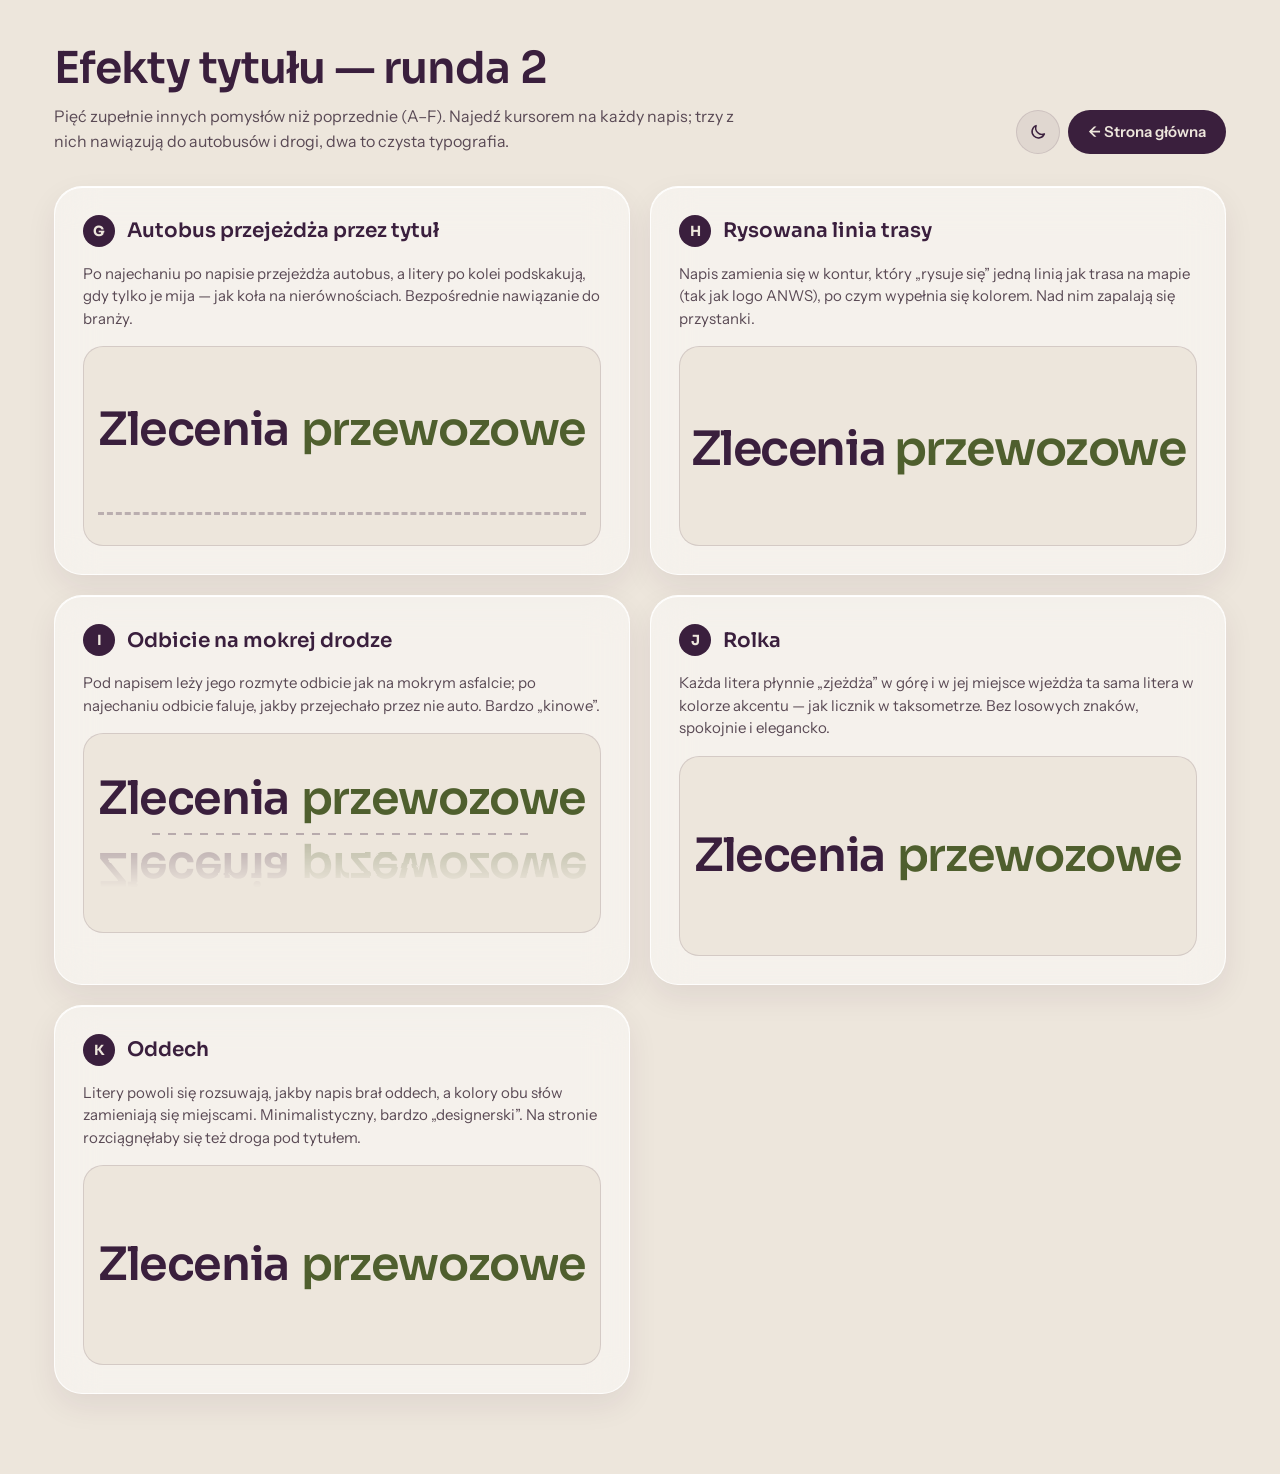
<file: demo/efekty-tytulu-2.html>
<!doctype html>
<html lang="pl">
<head>
<meta charset="utf-8">
<meta name="viewport" content="width=device-width, initial-scale=1">
<title>ANWS — efekty tytułu, runda 2</title>
<meta name="robots" content="noindex">
<script>
(function () {
  var d = document.documentElement, theme = 'light';
  try { theme = localStorage.getItem('anws-theme') || (matchMedia('(prefers-color-scheme: dark)').matches ? 'dark' : 'light'); } catch (e) {}
  d.dataset.theme = theme;
})();
</script>
<link rel="stylesheet" href="https://fonts.googleapis.com/css2?family=Sora:wght@500;600;700&family=Instrument+Sans:wght@400;500;600&display=swap">
<link rel="stylesheet" href="../css/style.css">
<style>
  .demo { max-width: 1220px; margin: 0 auto; padding: 40px 24px 80px; display: flex; flex-direction: column; gap: 32px; }
  .demo-head { display: flex; flex-wrap: wrap; justify-content: space-between; align-items: flex-end; gap: 16px; }
  .demo-head h1 { font-family: var(--font-display); font-weight: 600; font-size: clamp(28px, 4vw, 44px); letter-spacing: -0.02em; }
  .demo-head p { margin-top: 8px; max-width: 62ch; color: var(--ink-muted); line-height: 1.55; }
  .demo-tools { display: flex; gap: 8px; align-items: center; }
  .grid { display: grid; grid-template-columns: repeat(auto-fit, minmax(min(100%, 520px), 1fr)); gap: 20px; }
  .card { display: flex; flex-direction: column; gap: 16px; padding: 28px; border-radius: 28px; background: var(--step-bg); border: 1px solid var(--step-border); box-shadow: var(--step-shadow); -webkit-backdrop-filter: blur(20px); backdrop-filter: blur(20px); }
  .card-top { display: flex; align-items: center; gap: 12px; }
  .tag { display: grid; place-items: center; width: 32px; height: 32px; border-radius: 50%; background: var(--btn-bg); color: var(--btn-ink); font: 700 14px var(--font-display); }
  .card h2 { font-family: var(--font-display); font-size: 20px; font-weight: 600; }
  .card p.desc { font-size: 15px; line-height: 1.5; color: var(--ink-muted); }
  .stage { position: relative; display: grid; place-items: center; min-height: 200px; border-radius: 20px; background: var(--bg); border: 1px solid var(--line); overflow: hidden; padding: 24px 12px; }
  .t { font-family: var(--font-display); font-weight: 600; letter-spacing: -0.03em; font-size: clamp(32px, 4.4vw, 46px); line-height: 1.1; text-align: center; color: var(--ink); white-space: nowrap; }
  .t .ch { display: inline-block; animation: none; }
  .t .sp { display: inline-block; width: .26em; }
  .t .w2 { color: var(--accent-text); }

  /* G — autobus przejeżdża przez napis */
  .stage-g { padding-bottom: 56px; }
  .g-road { position: absolute; left: 14px; right: 14px; bottom: 30px; height: 0; border-top: 3px dashed var(--ink); opacity: .28; }
  .g-bus { position: absolute; left: 0; bottom: 34px; width: 50px; height: 30px; will-change: transform; transform: translateX(-80px); }
  .fx-g .ch { will-change: transform; }

  /* H — rysowana linia trasy */
  .h-svg { width: 100%; height: auto; max-width: 560px; overflow: visible; }
  .h-text { font-family: var(--font-display); font-weight: 600; font-size: 54px; letter-spacing: -0.03em; fill: var(--ink); stroke: var(--accent); stroke-width: 1.6; stroke-linejoin: round; stroke-dasharray: 1400; stroke-dashoffset: 1400; transition: fill .4s; }
  .h-text .acc { fill: var(--accent-text); }
  .h-svg.is-draw .h-text { animation: hdraw 1.9s cubic-bezier(.6, 0, .2, 1) forwards; }
  .h-svg.is-draw .h-text, .h-svg.is-draw .h-text .acc { fill-opacity: 0; animation: hdraw 1.9s cubic-bezier(.6, 0, .2, 1) forwards, hfill .7s ease 1.45s forwards; }
  @keyframes hdraw { from { stroke-dashoffset: 1400; } to { stroke-dashoffset: 0; } }
  @keyframes hfill { to { fill-opacity: 1; } }
  .h-svg:not(.is-draw) .h-text { stroke-dashoffset: 1400; }
  .h-dot { fill: var(--bg-soft); stroke: var(--accent); stroke-width: 4; transform-box: fill-box; transform-origin: center; transform: scale(0); }
  .h-svg.is-draw .h-dot { animation: pop .45s ease-out forwards; animation-delay: calc(var(--d) * 1s); }

  /* I — odbicie na mokrej drodze */
  .stage-i { align-content: center; gap: 0; }
  .i-wrap { display: grid; justify-items: center; }
  .i-refl { transform: scaleY(-1); opacity: .32; margin-top: 4px; -webkit-mask-image: linear-gradient(to top, #000 0, transparent 85%); mask-image: linear-gradient(to top, #000 0, transparent 85%); filter: url(#ripple); pointer-events: none; }
  .i-line { width: 78%; height: 2px; margin-top: 6px; background: repeating-linear-gradient(90deg, var(--ink) 0 8px, transparent 8px 16px); opacity: .3; }

  /* J — rolka */
  .fx-j .ch { overflow: hidden; vertical-align: top; height: 1.28em; line-height: 1.28; }
  .fx-j .roll { display: block; transition: transform .6s cubic-bezier(.7, 0, .2, 1); transition-delay: calc(var(--i) * 24ms); }
  .fx-j .roll > span { display: block; height: 1.28em; }
  .fx-j .roll > span + span { color: var(--accent-text); }
  .fx-j .w2 .roll > span + span { color: var(--ink); }
  .stage:hover .fx-j .roll { transform: translateY(-1.28em); }

  /* K — oddech (rozsunięcie liter) */
  .fx-k { transition: letter-spacing .9s cubic-bezier(.2, .8, .2, 1), filter .9s; }
  .fx-k .w2 { transition: color .9s; }
  .stage:hover .fx-k { letter-spacing: .045em; }
  .stage:hover .fx-k .w2 { color: var(--ink); }
  .stage:hover .fx-k .w1 { color: var(--accent-text); }
  .fx-k .w1 { transition: color .9s; }
</style>
</head>
<body>
<svg width="0" height="0" style="position:absolute" aria-hidden="true" focusable="false">
  <filter id="ripple" x="-5%" y="-5%" width="110%" height="110%">
    <feTurbulence id="rip-turb" type="fractalNoise" baseFrequency="0.012 0.09" numOctaves="2" seed="3" result="n">
      <animate attributeName="baseFrequency" dur="6s" values="0.012 0.09;0.016 0.12;0.012 0.09" repeatCount="indefinite"/>
    </feTurbulence>
    <feDisplacementMap id="rip-disp" in="SourceGraphic" in2="n" scale="2" xChannelSelector="R" yChannelSelector="G"/>
  </filter>
</svg>

<div class="demo">
  <header class="demo-head">
    <div>
      <h1>Efekty tytułu — runda 2</h1>
      <p>Pięć zupełnie innych pomysłów niż poprzednie (A–F). Najedź kursorem na każdy napis; trzy z nich nawiązują do autobusów i drogi, dwa to czysta typografia.</p>
    </div>
    <div class="demo-tools">
      <button type="button" class="ib theme-btn" id="theme" aria-label="Przełącz motyw" aria-pressed="false">
        <svg class="i-moon" width="18" height="18" viewBox="0 0 24 24" fill="none" stroke="currentColor" stroke-width="2" stroke-linecap="round" stroke-linejoin="round" aria-hidden="true"><path d="M20.5 14.5A8.5 8.5 0 0 1 9.5 3.5a8.5 8.5 0 1 0 11 11z"></path></svg>
        <svg class="i-sun" width="18" height="18" viewBox="0 0 24 24" fill="none" stroke="currentColor" stroke-width="2" stroke-linecap="round" aria-hidden="true"><circle cx="12" cy="12" r="4"></circle><path d="M12 2.5v2.2M12 19.3v2.2M2.5 12h2.2M19.3 12h2.2M5.3 5.3l1.6 1.6M17.1 17.1l1.6 1.6M5.3 18.7l1.6-1.6M17.1 6.9l1.6-1.6"></path></svg>
      </button>
      <a class="login" href="../index.html">← Strona główna</a>
    </div>
  </header>

  <div class="grid">
    <article class="card">
      <div class="card-top"><span class="tag">G</span><h2>Autobus przejeżdża przez tytuł</h2></div>
      <p class="desc">Po najechaniu po napisie przejeżdża autobus, a litery po kolei podskakują, gdy tylko je mija — jak koła na nierównościach. Bezpośrednie nawiązanie do branży.</p>
      <div class="stage stage-g" data-fx="g">
        <div class="t fx-g" data-text="Zlecenia przewozowe"></div>
        <div class="g-road" aria-hidden="true"></div>
        <svg class="g-bus" viewBox="0 0 50 30" aria-hidden="true"><rect class="bus-body" x="1" y="2" width="48" height="22" rx="6"></rect><rect class="bus-win" x="6" y="6" width="28" height="8" rx="2"></rect><rect class="bus-win" x="38" y="6" width="7" height="12" rx="2"></rect><circle class="bus-wheel" cx="14" cy="25" r="5" stroke-width="2.4"></circle><circle class="bus-wheel" cx="37" cy="25" r="5" stroke-width="2.4"></circle></svg>
      </div>
    </article>

    <article class="card">
      <div class="card-top"><span class="tag">H</span><h2>Rysowana linia trasy</h2></div>
      <p class="desc">Napis zamienia się w kontur, który „rysuje się” jedną linią jak trasa na mapie (tak jak logo ANWS), po czym wypełnia się kolorem. Nad nim zapalają się przystanki.</p>
      <div class="stage" data-fx="h">
        <svg class="h-svg" viewBox="0 0 560 96" role="img" aria-label="Zlecenia przewozowe">
          <text class="h-text" x="280" y="70" text-anchor="middle">Zlecenia <tspan class="acc">przewozowe</tspan></text>
          <circle class="h-dot" style="--d:.2" cx="46" cy="14" r="7"></circle>
          <circle class="h-dot" style="--d:.5" cx="280" cy="10" r="7"></circle>
          <circle class="h-dot" style="--d:.8" cx="514" cy="14" r="7"></circle>
        </svg>
      </div>
    </article>

    <article class="card">
      <div class="card-top"><span class="tag">I</span><h2>Odbicie na mokrej drodze</h2></div>
      <p class="desc">Pod napisem leży jego rozmyte odbicie jak na mokrym asfalcie; po najechaniu odbicie faluje, jakby przejechało przez nie auto. Bardzo „kinowe”.</p>
      <div class="stage stage-i" data-fx="i">
        <div class="i-wrap">
          <div class="t" data-text="Zlecenia przewozowe" data-plain="1"></div>
          <div class="i-line" aria-hidden="true"></div>
          <div class="t i-refl" data-text="Zlecenia przewozowe" data-plain="1" aria-hidden="true"></div>
        </div>
      </div>
    </article>

    <article class="card">
      <div class="card-top"><span class="tag">J</span><h2>Rolka</h2></div>
      <p class="desc">Każda litera płynnie „zjeżdża” w górę i w jej miejsce wjeżdża ta sama litera w kolorze akcentu — jak licznik w taksometrze. Bez losowych znaków, spokojnie i elegancko.</p>
      <div class="stage" data-fx="j"><div class="t fx-j" data-text="Zlecenia przewozowe"></div></div>
    </article>

    <article class="card">
      <div class="card-top"><span class="tag">K</span><h2>Oddech</h2></div>
      <p class="desc">Litery powoli się rozsuwają, jakby napis brał oddech, a kolory obu słów zamieniają się miejscami. Minimalistyczny, bardzo „designerski”. Na stronie rozciągnęłaby się też droga pod tytułem.</p>
      <div class="stage" data-fx="k"><div class="t fx-k" data-text="Zlecenia przewozowe"></div></div>
    </article>
  </div>
</div>

<script>
(function () {
  var root = document.documentElement;
  var reduce = matchMedia('(prefers-reduced-motion: reduce)').matches;

  var tb = document.getElementById('theme');
  tb.setAttribute('aria-pressed', String(root.dataset.theme === 'dark'));
  tb.addEventListener('click', function () {
    var n = root.dataset.theme === 'dark' ? 'light' : 'dark';
    root.dataset.theme = n; tb.setAttribute('aria-pressed', String(n === 'dark'));
    try { localStorage.setItem('anws-theme', n); } catch (e) {}
  });

  function split(el, roll) {
    var text = el.dataset.text, words = text.split(' '), i = 0;
    if (!el.hasAttribute('aria-hidden')) el.setAttribute('aria-label', text);
    el.textContent = '';
    words.forEach(function (w, wi) {
      var word = document.createElement('span');
      word.className = 'w w' + (wi + 1); word.setAttribute('aria-hidden', 'true');
      word.style.display = 'inline-block'; word.style.whiteSpace = 'nowrap';
      Array.from(w).forEach(function (c) {
        var s = document.createElement('span'); s.className = 'ch'; s.style.setProperty('--i', i++);
        if (roll) {
          var r = document.createElement('span'); r.className = 'roll';
          var a = document.createElement('span'); a.textContent = c;
          var b = document.createElement('span'); b.textContent = c;
          r.append(a, b); s.appendChild(r);
        } else s.textContent = c;
        word.appendChild(s);
      });
      el.appendChild(word);
      if (wi < words.length - 1) { var sp = document.createElement('span'); sp.className = 'sp'; sp.setAttribute('aria-hidden', 'true'); el.appendChild(sp); }
    });
    return Array.from(el.querySelectorAll('.ch'));
  }

  document.querySelectorAll('.stage').forEach(function (stage) {
    var fx = stage.dataset.fx;
    var titles = stage.querySelectorAll('.t');
    var chars = [];
    titles.forEach(function (t) { chars = chars.concat(split(t, fx === 'j')); });
    if (reduce) return;

    if (fx === 'g') {
      var bus = stage.querySelector('.g-bus'), ch = chars, running = false;
      stage.addEventListener('pointerenter', function () {
        if (running) return; running = true;
        var sr = stage.getBoundingClientRect(), W = sr.width, t0 = performance.now(), dur = 1900;
        var centers = ch.map(function (c) { var r = c.getBoundingClientRect(); return r.left - sr.left + r.width / 2; });
        (function frame(now) {
          var p = Math.min(1, (now - t0) / dur), e = p < .5 ? 2 * p * p : 1 - Math.pow(-2 * p + 2, 2) / 2;
          var x = -70 + e * (W + 140);
          bus.style.transform = 'translateX(' + x.toFixed(1) + 'px)';
          ch.forEach(function (c, i) {
            var d = Math.abs(x + 25 - centers[i]), k = Math.exp(-Math.pow(d / 38, 2));
            c.style.transform = 'translateY(' + (-k * 18).toFixed(1) + 'px) rotate(' + (k * (i % 2 ? 6 : -6)).toFixed(1) + 'deg)';
          });
          if (p < 1) requestAnimationFrame(frame);
          else { ch.forEach(function (c) { c.style.transform = ''; }); bus.style.transform = 'translateX(-80px)'; running = false; }
        })(t0);
      });
    }

    if (fx === 'h') {
      var svg = stage.querySelector('.h-svg'), busy = false;
      stage.addEventListener('pointerenter', function () {
        if (busy) return; busy = true; svg.classList.remove('is-draw'); void svg.getBoundingClientRect(); svg.classList.add('is-draw');
        setTimeout(function () { busy = false; }, 2200);
      });
    }

    if (fx === 'i') {
      var disp = document.getElementById('rip-disp'), target = 2, cur = 2, raf = 0;
      function step() { cur += (target - cur) * 0.1; disp.setAttribute('scale', cur.toFixed(2)); raf = Math.abs(target - cur) > 0.05 ? requestAnimationFrame(step) : 0; }
      function go(v) { target = v; if (!raf) raf = requestAnimationFrame(step); }
      stage.addEventListener('pointerenter', function () { go(16); });
      stage.addEventListener('pointerleave', function () { go(2); });
    }
  });
})();
</script>
</body>
</html>
</file>
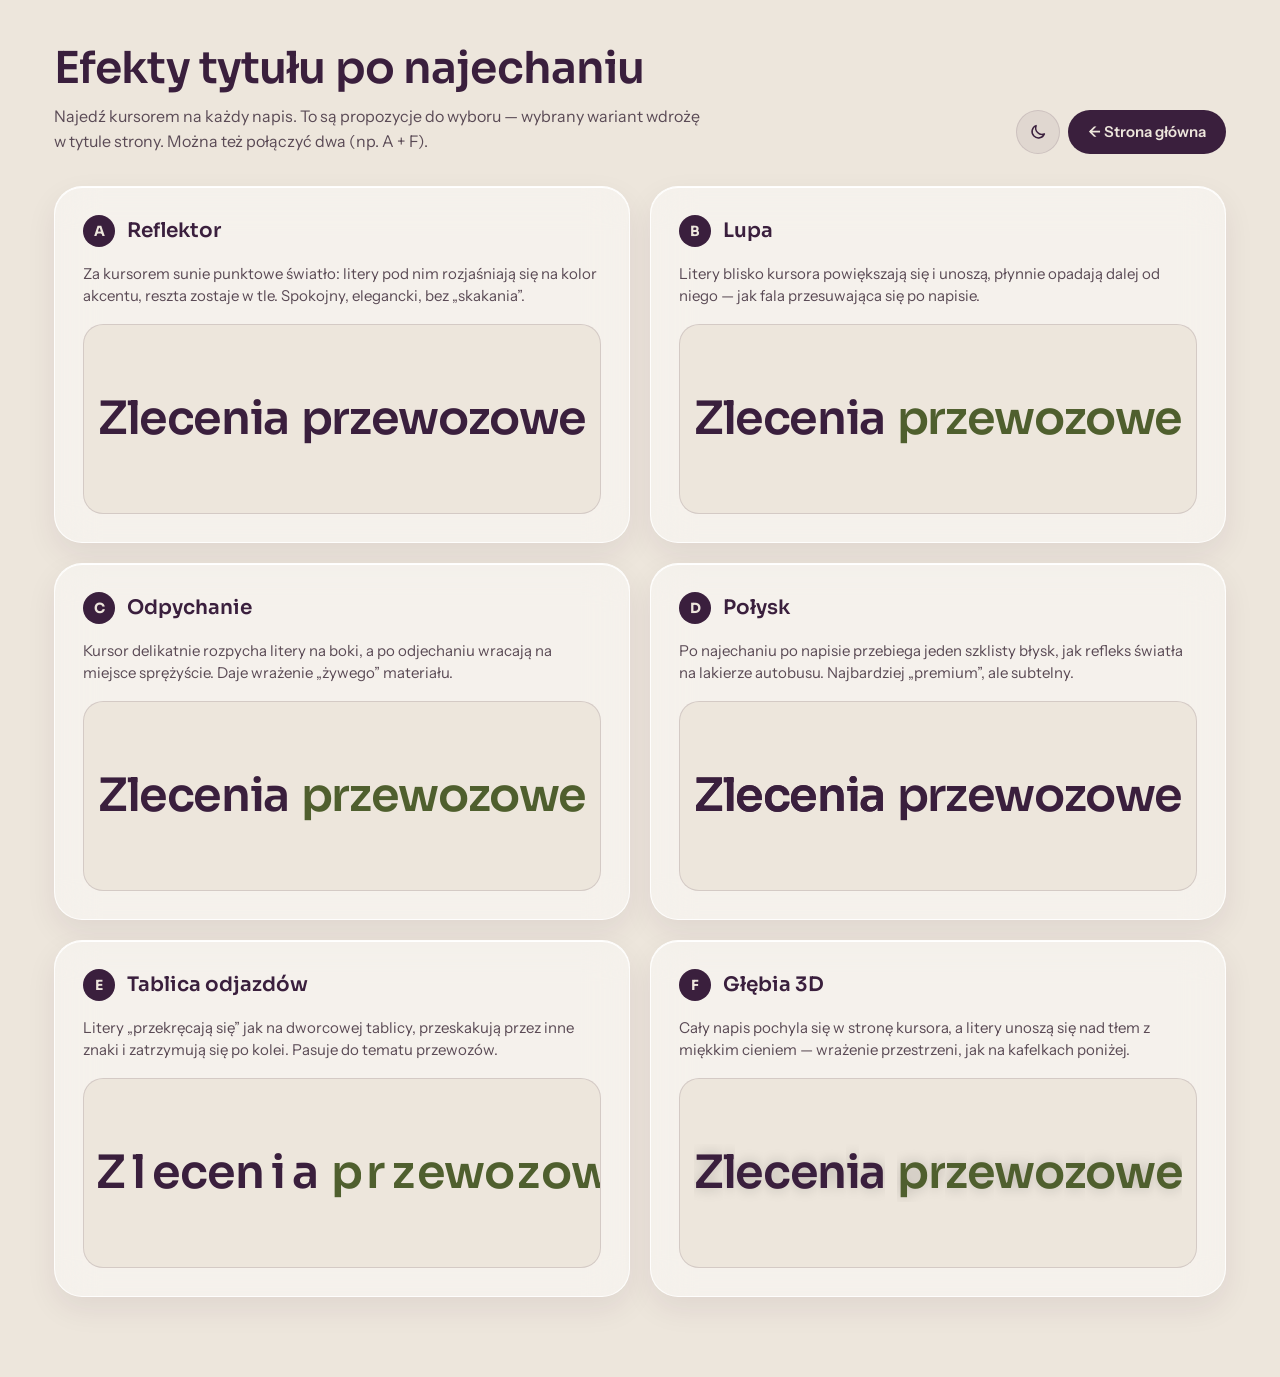
<file: demo/efekty-tytulu.html>
<!doctype html>
<html lang="pl">
<head>
<meta charset="utf-8">
<meta name="viewport" content="width=device-width, initial-scale=1">
<title>ANWS — efekty tytułu po najechaniu</title>
<meta name="robots" content="noindex">
<script>
(function () {
  var d = document.documentElement, theme = 'light';
  try { theme = localStorage.getItem('anws-theme') || (matchMedia('(prefers-color-scheme: dark)').matches ? 'dark' : 'light'); } catch (e) {}
  d.dataset.theme = theme;
})();
</script>
<link rel="stylesheet" href="https://fonts.googleapis.com/css2?family=Sora:wght@500;600;700&family=Instrument+Sans:wght@400;500;600&display=swap">
<link rel="stylesheet" href="../css/style.css">
<style>
  .demo { max-width: 1220px; margin: 0 auto; padding: 40px 24px 80px; display: flex; flex-direction: column; gap: 32px; }
  .demo-head { display: flex; flex-wrap: wrap; justify-content: space-between; align-items: flex-end; gap: 16px; }
  .demo-head h1 { font-family: var(--font-display); font-weight: 600; font-size: clamp(28px, 4vw, 44px); letter-spacing: -0.02em; }
  .demo-head p { margin-top: 8px; max-width: 60ch; color: var(--ink-muted); line-height: 1.55; }
  .demo-tools { display: flex; gap: 8px; align-items: center; }
  .grid { display: grid; grid-template-columns: repeat(auto-fit, minmax(min(100%, 520px), 1fr)); gap: 20px; }
  .card {
    display: flex; flex-direction: column; gap: 16px; padding: 28px; border-radius: 28px;
    background: var(--step-bg); border: 1px solid var(--step-border); box-shadow: var(--step-shadow);
    -webkit-backdrop-filter: blur(20px); backdrop-filter: blur(20px);
  }
  .card-top { display: flex; align-items: center; gap: 12px; }
  .tag { display: grid; place-items: center; width: 32px; height: 32px; border-radius: 50%; background: var(--btn-bg); color: var(--btn-ink); font: 700 14px var(--font-display); }
  .card h2 { font-family: var(--font-display); font-size: 20px; font-weight: 600; }
  .card p.desc { font-size: 15px; line-height: 1.5; color: var(--ink-muted); }
  .stage { display: grid; place-items: center; min-height: 190px; border-radius: 20px; background: var(--bg); border: 1px solid var(--line); overflow: hidden; padding: 24px 12px; cursor: default; }
  .t {
    font-family: var(--font-display); font-weight: 600; letter-spacing: -0.03em;
    font-size: clamp(32px, 4.4vw, 46px); line-height: 1.1; text-align: center; color: var(--ink); white-space: nowrap;
  }
  .t .ch { display: inline-block; animation: none; transition: none; }
  .t .sp { display: inline-block; width: .26em; }
  .t .w2 .ch { color: var(--accent-text); }
  .hint { font-size: 13px; color: var(--ink-muted); }

  /* A — reflektor */
  .fx-a .ch, .fx-a .w2 .ch { --k: 0; color: color-mix(in srgb, var(--accent-text) calc(var(--k) * 100%), var(--ink)); text-shadow: 0 0 calc(var(--k) * 22px) color-mix(in srgb, var(--accent) calc(var(--k) * 70%), transparent); transition: color .25s, text-shadow .25s; }
  :root[data-theme="dark"] .fx-a .ch, :root[data-theme="dark"] .fx-a .w2 .ch { color: color-mix(in srgb, #fff calc(var(--k) * 100%), var(--ink-muted)); }

  /* B — lupa */
  .fx-b .ch { transition: transform .18s ease-out, color .2s; will-change: transform; }

  /* C — odpychanie */
  .fx-c .ch { transition: transform .6s cubic-bezier(.3, 1.6, .5, 1); will-change: transform; }

  /* D — połysk */
  .fx-d {
    color: transparent;
    background: linear-gradient(105deg, var(--ink) 0 42%, rgba(255,255,255,.95) 50%, var(--ink) 58% 100%) 140% 0 / 250% 100% no-repeat, var(--ink);
    -webkit-background-clip: text; background-clip: text;
    transition: background-position 0s;
  }
  .fx-d .w2 .ch { color: transparent; background: none; }
  .fx-d.is-on { background-position: -40% 0, 0 0; transition: background-position 1.1s cubic-bezier(.4, 0, .2, 1); }
  :root[data-theme="dark"] .fx-d { background: linear-gradient(105deg, var(--ink) 0 42%, var(--accent) 50%, var(--ink) 58% 100%) 140% 0 / 250% 100% no-repeat, var(--ink); -webkit-background-clip: text; background-clip: text; }
  .fx-d .accent-layer { color: var(--accent-text); }

  /* E — tablica odjazdów */
  .fx-e .ch { min-width: .6em; text-align: center; transform-origin: 50% 50%; backface-visibility: hidden; }
  .fx-e .ch.flip { animation: flap .16s linear; }
  @keyframes flap { 0% { transform: rotateX(0); } 50% { transform: rotateX(90deg); } 100% { transform: rotateX(0); } }
  .fx-e .ch.done { animation: none; }

  /* F — głębia 3D */
  .stage-f { perspective: 900px; }
  .fx-f { transform-style: preserve-3d; transition: transform .25s ease-out; will-change: transform; }
  .fx-f .ch { transform: translateZ(var(--z, 0px)); text-shadow: var(--sx, 0px) var(--sy, 0px) 14px rgba(0,0,0,.22); transform-style: preserve-3d; }
  .fx-f.is-rest { transition: transform .8s var(--ease-spring); }

  .demo .skip-link { position: absolute; left: -999px; }
</style>
</head>
<body>
<div class="demo">
  <header class="demo-head">
    <div>
      <h1>Efekty tytułu po najechaniu</h1>
      <p>Najedź kursorem na każdy napis. To są propozycje do wyboru — wybrany wariant wdrożę w tytule strony. Można też połączyć dwa (np. A + F).</p>
    </div>
    <div class="demo-tools">
      <button type="button" class="ib theme-btn" id="theme" aria-label="Przełącz motyw" aria-pressed="false">
        <svg class="i-moon" width="18" height="18" viewBox="0 0 24 24" fill="none" stroke="currentColor" stroke-width="2" stroke-linecap="round" stroke-linejoin="round" aria-hidden="true"><path d="M20.5 14.5A8.5 8.5 0 0 1 9.5 3.5a8.5 8.5 0 1 0 11 11z"></path></svg>
        <svg class="i-sun" width="18" height="18" viewBox="0 0 24 24" fill="none" stroke="currentColor" stroke-width="2" stroke-linecap="round" aria-hidden="true"><circle cx="12" cy="12" r="4"></circle><path d="M12 2.5v2.2M12 19.3v2.2M2.5 12h2.2M19.3 12h2.2M5.3 5.3l1.6 1.6M17.1 17.1l1.6 1.6M5.3 18.7l1.6-1.6M17.1 6.9l1.6-1.6"></path></svg>
      </button>
      <a class="login" href="../index.html">← Strona główna</a>
    </div>
  </header>

  <div class="grid">
    <article class="card">
      <div class="card-top"><span class="tag">A</span><h2>Reflektor</h2></div>
      <p class="desc">Za kursorem sunie punktowe światło: litery pod nim rozjaśniają się na kolor akcentu, reszta zostaje w tle. Spokojny, elegancki, bez „skakania”.</p>
      <div class="stage" data-fx="a"><div class="t fx-a" data-text="Zlecenia przewozowe"></div></div>
    </article>

    <article class="card">
      <div class="card-top"><span class="tag">B</span><h2>Lupa</h2></div>
      <p class="desc">Litery blisko kursora powiększają się i unoszą, płynnie opadają dalej od niego — jak fala przesuwająca się po napisie.</p>
      <div class="stage" data-fx="b"><div class="t fx-b" data-text="Zlecenia przewozowe"></div></div>
    </article>

    <article class="card">
      <div class="card-top"><span class="tag">C</span><h2>Odpychanie</h2></div>
      <p class="desc">Kursor delikatnie rozpycha litery na boki, a po odjechaniu wracają na miejsce sprężyście. Daje wrażenie „żywego” materiału.</p>
      <div class="stage" data-fx="c"><div class="t fx-c" data-text="Zlecenia przewozowe"></div></div>
    </article>

    <article class="card">
      <div class="card-top"><span class="tag">D</span><h2>Połysk</h2></div>
      <p class="desc">Po najechaniu po napisie przebiega jeden szklisty błysk, jak refleks światła na lakierze autobusu. Najbardziej „premium”, ale subtelny.</p>
      <div class="stage" data-fx="d"><div class="t fx-d" data-text="Zlecenia przewozowe"></div></div>
    </article>

    <article class="card">
      <div class="card-top"><span class="tag">E</span><h2>Tablica odjazdów</h2></div>
      <p class="desc">Litery „przekręcają się” jak na dworcowej tablicy, przeskakują przez inne znaki i zatrzymują się po kolei. Pasuje do tematu przewozów.</p>
      <div class="stage" data-fx="e"><div class="t fx-e" data-text="Zlecenia przewozowe"></div></div>
    </article>

    <article class="card">
      <div class="card-top"><span class="tag">F</span><h2>Głębia 3D</h2></div>
      <p class="desc">Cały napis pochyla się w stronę kursora, a litery unoszą się nad tłem z miękkim cieniem — wrażenie przestrzeni, jak na kafelkach poniżej.</p>
      <div class="stage stage-f" data-fx="f"><div class="t fx-f" data-text="Zlecenia przewozowe"></div></div>
    </article>
  </div>
</div>

<script>
(function () {
  var root = document.documentElement;
  var reduce = matchMedia('(prefers-reduced-motion: reduce)').matches;

  var tb = document.getElementById('theme');
  tb.setAttribute('aria-pressed', String(root.dataset.theme === 'dark'));
  tb.addEventListener('click', function () {
    var n = root.dataset.theme === 'dark' ? 'light' : 'dark';
    root.dataset.theme = n; tb.setAttribute('aria-pressed', String(n === 'dark'));
    try { localStorage.setItem('anws-theme', n); } catch (e) {}
  });

  function split(el) {
    var text = el.dataset.text, words = text.split(' ');
    el.setAttribute('aria-label', text);
    el.textContent = '';
    words.forEach(function (w, wi) {
      var word = document.createElement('span');
      word.className = 'w w' + (wi + 1); word.setAttribute('aria-hidden', 'true');
      word.style.display = 'inline-block'; word.style.whiteSpace = 'nowrap';
      Array.from(w).forEach(function (c) { var s = document.createElement('span'); s.className = 'ch'; s.textContent = c; s.dataset.c = c; word.appendChild(s); });
      el.appendChild(word);
      if (wi < words.length - 1) { var sp = document.createElement('span'); sp.className = 'sp'; sp.setAttribute('aria-hidden', 'true'); el.appendChild(sp); }
    });
    return Array.from(el.querySelectorAll('.ch'));
  }

  document.querySelectorAll('.stage').forEach(function (stage) {
    var fx = stage.dataset.fx, el = stage.firstElementChild, ch = split(el);
    if (reduce) return;

    if (fx === 'a') {
      stage.addEventListener('pointermove', function (e) {
        ch.forEach(function (c) {
          var r = c.getBoundingClientRect(), d = Math.hypot(e.clientX - (r.left + r.width / 2), (e.clientY - (r.top + r.height / 2)) * 0.5);
          c.style.setProperty('--k', Math.exp(-Math.pow(d / 80, 2)).toFixed(3));
        });
      });
      stage.addEventListener('pointerleave', function () { ch.forEach(function (c) { c.style.setProperty('--k', 0); }); });
    }

    if (fx === 'b') {
      stage.addEventListener('pointermove', function (e) {
        ch.forEach(function (c) {
          var r = c.getBoundingClientRect(), cx = r.left + r.width / 2, cy = r.top + r.height / 2;
          var d = Math.hypot(e.clientX - cx, (e.clientY - cy) * 0.6);
          var k = Math.exp(-Math.pow(d / 90, 2));
          c.style.transform = 'translateY(' + (-k * 14).toFixed(1) + 'px) scale(' + (1 + k * 0.55).toFixed(3) + ')';
        });
      });
      stage.addEventListener('pointerleave', function () { ch.forEach(function (c) { c.style.transform = ''; }); });
    }

    if (fx === 'c') {
      stage.addEventListener('pointermove', function (e) {
        ch.forEach(function (c) {
          var r = c.getBoundingClientRect(), cx = r.left + r.width / 2, cy = r.top + r.height / 2;
          var dx = cx - e.clientX, dy = cy - e.clientY, d = Math.hypot(dx, dy) || 1, R = 130;
          if (d > R) { c.style.transform = ''; return; }
          var f = Math.pow(1 - d / R, 1.5) * 34;
          c.style.transform = 'translate(' + (dx / d * f).toFixed(1) + 'px,' + (dy / d * f).toFixed(1) + 'px)';
        });
      });
      stage.addEventListener('pointerleave', function () { ch.forEach(function (c) { c.style.transform = ''; }); });
    }

    if (fx === 'd') {
      var busy = false;
      stage.addEventListener('pointerenter', function () {
        if (busy) return; busy = true; el.classList.add('is-on');
        setTimeout(function () { el.classList.remove('is-on'); busy = false; }, 1300);
      });
    }

    if (fx === 'e') {
      var CH = 'ABCDEFGHIJKLMNOPRSTUWYZ', run = 0;
      ch.forEach(function (c) { c.style.minWidth = c.getBoundingClientRect().width + 'px'; });
      stage.addEventListener('pointerenter', function () {
        var id = ++run;
        ch.forEach(function (c, i) {
          var real = c.dataset.c, steps = 4 + Math.floor(i * 0.9), n = 0;
          (function tick() {
            if (id !== run) { c.textContent = real; return; }
            c.classList.remove('flip'); void c.offsetWidth; c.classList.add('flip');
            if (n++ < steps) { c.textContent = CH[Math.floor(Math.random() * CH.length)]; setTimeout(tick, 70); }
            else { c.textContent = real; }
          })();
        });
      });
    }

    if (fx === 'f') {
      var layer = [].map.call(ch, function (c, i) { c.style.setProperty('--z', (18 + (i % 4) * 10) + 'px'); return c; });
      stage.addEventListener('pointermove', function (e) {
        var r = stage.getBoundingClientRect(), x = (e.clientX - r.left) / r.width - 0.5, y = (e.clientY - r.top) / r.height - 0.5;
        el.classList.remove('is-rest');
        el.style.transform = 'rotateX(' + (-y * 22).toFixed(2) + 'deg) rotateY(' + (x * 28).toFixed(2) + 'deg)';
        layer.forEach(function (c) { c.style.setProperty('--sx', (-x * 22).toFixed(1) + 'px'); c.style.setProperty('--sy', (-y * 22 + 8).toFixed(1) + 'px'); });
      });
      stage.addEventListener('pointerleave', function () {
        el.classList.add('is-rest'); el.style.transform = '';
        layer.forEach(function (c) { c.style.setProperty('--sx', '0px'); c.style.setProperty('--sy', '0px'); });
      });
    }
  });
})();
</script>
</body>
</html>
</file>
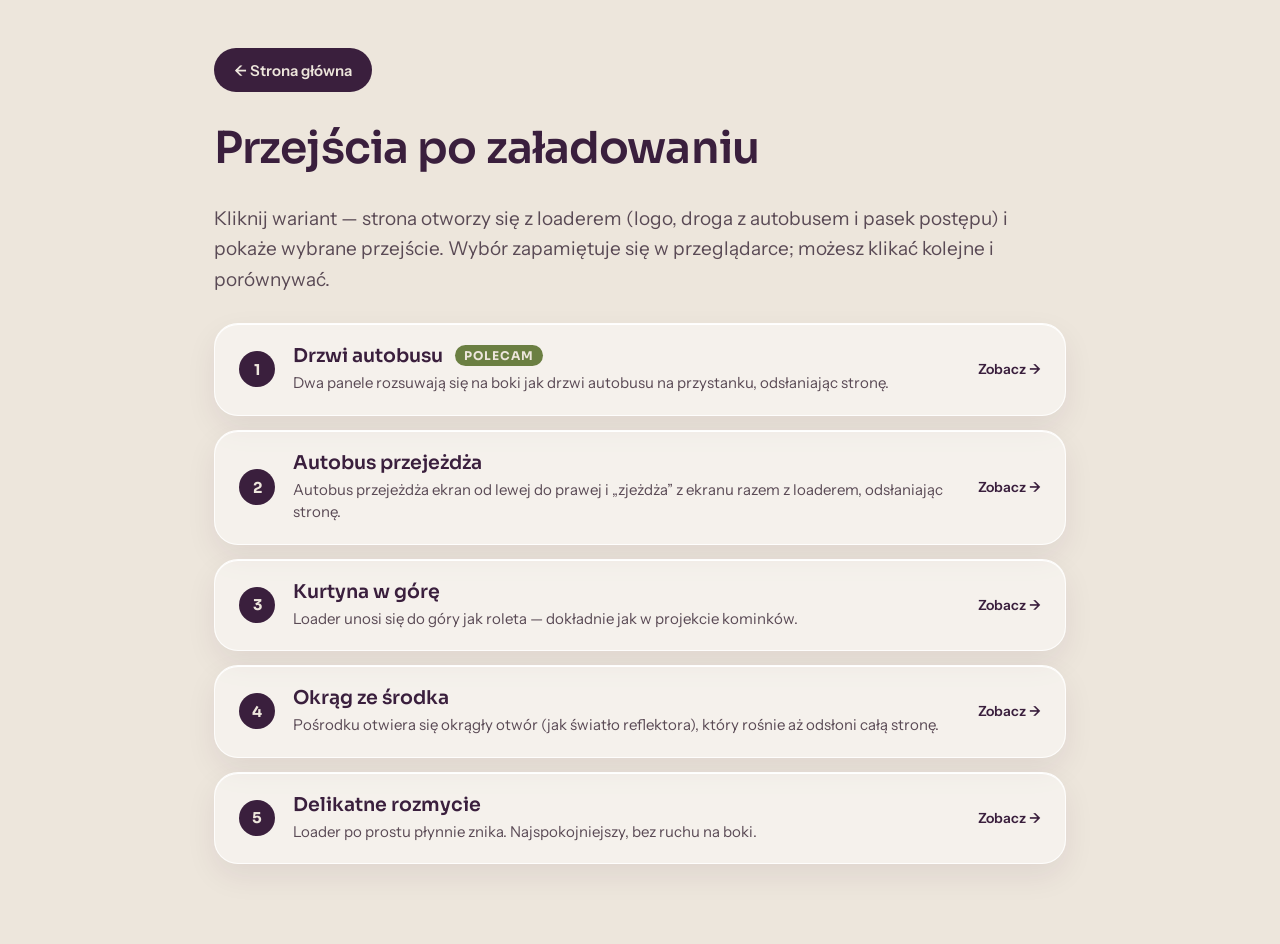
<file: demo/loader-przejscia.html>
<!doctype html>
<html lang="pl">
<head>
<meta charset="utf-8">
<meta name="viewport" content="width=device-width, initial-scale=1">
<title>ANWS — przejścia loadera</title>
<meta name="robots" content="noindex">
<script>
(function () {
  var d = document.documentElement, theme = 'light';
  try { theme = localStorage.getItem('anws-theme') || (matchMedia('(prefers-color-scheme: dark)').matches ? 'dark' : 'light'); } catch (e) {}
  d.dataset.theme = theme;
})();
</script>
<link rel="stylesheet" href="https://fonts.googleapis.com/css2?family=Sora:wght@500;600;700&family=Instrument+Sans:wght@400;500;600&display=swap">
<link rel="stylesheet" href="../css/style.css">
<style>
  .demo { max-width: 900px; margin: 0 auto; padding: 48px 24px 80px; display: flex; flex-direction: column; gap: 28px; }
  .demo h1 { font-family: var(--font-display); font-weight: 600; font-size: clamp(28px, 4vw, 44px); letter-spacing: -0.02em; }
  .demo p.lead { max-width: 62ch; text-align: left; }
  .list { display: grid; gap: 14px; }
  .opt { display: grid; grid-template-columns: auto 1fr auto; align-items: center; gap: 18px; padding: 20px 24px; border-radius: 24px; background: var(--step-bg); border: 1px solid var(--step-border); box-shadow: var(--step-shadow); text-decoration: none; color: var(--ink); transition: transform .25s; }
  .opt:hover { transform: translateY(-2px); color: var(--ink); }
  .opt .tag { display: grid; place-items: center; width: 36px; height: 36px; border-radius: 50%; background: var(--btn-bg); color: var(--btn-ink); font: 700 15px var(--font-display); }
  .opt h2 { font-family: var(--font-display); font-size: 19px; font-weight: 600; }
  .opt p { margin-top: 4px; font-size: 15px; line-height: 1.5; color: var(--ink-muted); }
  .opt .go { font-weight: 600; font-size: 14px; white-space: nowrap; }
  .rec { font-size: 12px; font-weight: 700; letter-spacing: .08em; text-transform: uppercase; padding: 3px 9px; border-radius: 999px; background: var(--accent); color: var(--bg); margin-left: 8px; vertical-align: 2px; }
</style>
</head>
<body>
<div class="demo">
  <a class="login" href="../index.html" style="align-self:flex-start">← Strona główna</a>
  <h1>Przejścia po załadowaniu</h1>
  <p class="lead">Kliknij wariant — strona otworzy się z loaderem (logo, droga z autobusem i pasek postępu) i pokaże wybrane przejście. Wybór zapamiętuje się w przeglądarce; możesz klikać kolejne i porównywać.</p>
  <div class="list">
    <a class="opt" href="../index.html?loader=doors"><span class="tag">1</span><div><h2>Drzwi autobusu <span class="rec">polecam</span></h2><p>Dwa panele rozsuwają się na boki jak drzwi autobusu na przystanku, odsłaniając stronę.</p></div><span class="go">Zobacz →</span></a>
    <a class="opt" href="../index.html?loader=sweep"><span class="tag">2</span><div><h2>Autobus przejeżdża</h2><p>Autobus przejeżdża ekran od lewej do prawej i „zjeżdża” z ekranu razem z loaderem, odsłaniając stronę.</p></div><span class="go">Zobacz →</span></a>
    <a class="opt" href="../index.html?loader=curtain"><span class="tag">3</span><div><h2>Kurtyna w górę</h2><p>Loader unosi się do góry jak roleta — dokładnie jak w projekcie kominków.</p></div><span class="go">Zobacz →</span></a>
    <a class="opt" href="../index.html?loader=iris"><span class="tag">4</span><div><h2>Okrąg ze środka</h2><p>Pośrodku otwiera się okrągły otwór (jak światło reflektora), który rośnie aż odsłoni całą stronę.</p></div><span class="go">Zobacz →</span></a>
    <a class="opt" href="../index.html?loader=fade"><span class="tag">5</span><div><h2>Delikatne rozmycie</h2><p>Loader po prostu płynnie znika. Najspokojniejszy, bez ruchu na boki.</p></div><span class="go">Zobacz →</span></a>
  </div>
</div>
</body>
</html>
</file>
<file: css/style.css>
/* ANWS — strona główna (motyw jasny/beżowy + ciemny) */

:root {
  color-scheme: light;

  --bg: #EDE6DC;
  --bg-soft: #F4EFE8;
  --ink: #3A1F3D;
  --ink-deep: #1F0F21;
  --ink-muted: #5A4A55;
  --accent: #6B7F42;          /* linie, kropki */
  --accent-text: #4F5F2E;     /* akcent w tekście */
  --focus: #3A1F3D;

  --glass: rgba(255, 255, 255, 0.42);
  --glass-border: rgba(255, 255, 255, 0.75);
  --glass-shadow: inset 0 1px 0 #fff, inset 0 -1px 0 rgba(58, 31, 61, 0.06), 0 14px 40px rgba(58, 31, 61, 0.12);
  --menu-bg: rgba(244, 239, 232, 0.97);
  --line: rgba(58, 31, 61, 0.14);

  --ib-bg: rgba(58, 31, 61, 0.07);
  --ib-border: rgba(58, 31, 61, 0.12);
  --ib-hover: rgba(58, 31, 61, 0.14);
  --call-bg: #4F5F2E;
  --call-hover: #3E4C22;
  --call-ink: #EDE6DC;
  --call-border: transparent;
  --btn-bg: #3A1F3D;
  --btn-ink: #EDE6DC;
  --btn-hover: #1F0F21;

  --badge-bg: rgba(255, 255, 255, 0.45);
  --badge-border: rgba(255, 255, 255, 0.8);

  --tile1: #3A1F3D;
  --tile2: #4A5A2B;
  --tile3: #6B4E3D;
  --tile-border: rgba(255, 255, 255, 0.13);
  --tile-shadow: 0 28px 56px rgba(58, 31, 61, 0.24);
  --tile-shadow-hover: 0 40px 70px rgba(58, 31, 61, .32);
  --tile-ink: #EDE6DC;
  --tile-muted: #E6DDDF;
  --cta-bg: #EDE6DC;
  --cta1: #3A1F3D;
  --cta2: #2F3A1B;
  --cta3: #4A3328;
  --bubble-olive: #6B7F42;
  --bubble-brown: #6B4E3D;
  --title-accent: #6B4E3D;   /* „przewozowe” w tytule — brąz kafelka „Pilne przewozy!” */
  --bubble-gold: #A8793F;

  --step-bg: rgba(255, 255, 255, 0.45);
  --step-border: rgba(255, 255, 255, 0.85);
  --step-shadow: inset 0 1px 0 #fff, 0 12px 30px rgba(58, 31, 61, 0.08);
  --step-dot-bg: #EDE6DC;
  --step-dot-border: #3A1F3D;
  --step-dot-hover-bg: #3A1F3D;
  --step-dot-hover-ink: #EDE6DC;
  --band-bg: transparent;

  --bus: #3A1F3D;
  --bus2: #6B4E3D;
  --bus-win: #EDE6DC;
  --flow: #6B7F42;
  --flow-op: 1;
  --road: #3A1F3D;
  --road-dash: #EDE6DC;

  --cursor: #6B7F42;
  --cursor-glow: rgba(107, 127, 66, 0.65);
  --cursor-ring: rgba(107, 127, 66, 0.55);
  --cursor-ring-bg: rgba(107, 127, 66, 0.14);

  --qr-ink: #1F0F21;

  --ln-a: #3A1F3D;
  --ln-a-ink: #EDE6DC;
  --ln-b: #6B7F42;
  --ln-b-badge: #4F5F2E;
  --ln-b-ink: #F4EFE8;
  --ln-trunk: #8C7B86;
  --tk-a: #4A5A2B;
  --tk-b: #3A1F3D;
  --tk-shadow: rgba(58, 31, 61, .28);
  --stamp: #A8793F;

  --input-bg: rgba(255, 255, 255, 0.7);
  --input-border: rgba(58, 31, 61, 0.22);
  --input-border-hover: rgba(58, 31, 61, 0.4);
  --input-ring: rgba(107, 127, 66, 0.25);
  --err-ink: #A3322A;
  --err-bg: rgba(163, 50, 42, 0.08);
  --err-border: rgba(163, 50, 42, 0.25);
  --err-ring: rgba(163, 50, 42, 0.18);
  --ok-ink: #3F6B2A;
  --ok-bg: rgba(63, 107, 42, 0.1);
  --ok-border: rgba(63, 107, 42, 0.28);

  --ease-out: cubic-bezier(.2, .8, .2, 1);
  --ease-spring: cubic-bezier(.3, 1.6, .5, 1);
  --font-display: 'Sora', sans-serif;
  --font-body: 'Instrument Sans', system-ui, sans-serif;
  --blur: 24px;
}

:root[data-theme="dark"] {
  color-scheme: dark;

  --bg: #0F1013;
  --bg-soft: #1B1D22;
  --ink: #F5F2ED;
  --ink-deep: #FFFFFF;
  --ink-muted: #C2C4CB;
  --accent: #B5C77F;
  --accent-text: #B5C77F;
  --focus: #B5C77F;

  --glass: rgba(27, 29, 34, 0.5);
  --glass-border: rgba(245, 242, 237, 0.14);
  --glass-shadow: inset 0 1px 0 rgba(255, 255, 255, 0.18), 0 16px 48px rgba(0, 0, 0, 0.45);
  --menu-bg: rgba(27, 29, 34, 0.97);
  --line: rgba(245, 242, 237, 0.12);

  --ib-bg: rgba(245, 242, 237, 0.08);
  --ib-border: rgba(245, 242, 237, 0.14);
  --ib-hover: rgba(245, 242, 237, 0.2);
  --call-bg: rgba(107, 127, 66, 0.4);
  --call-hover: rgba(107, 127, 66, 0.6);
  --call-ink: #F5F2ED;
  --call-border: rgba(181, 199, 127, 0.4);
  --btn-bg: #EDE6DC;
  --btn-ink: #1B1D22;
  --btn-hover: #FFFFFF;

  --badge-bg: rgba(245, 242, 237, 0.06);
  --badge-border: rgba(245, 242, 237, 0.14);

  --tile1: rgba(58, 31, 61, 0.62);
  --tile2: rgba(107, 127, 66, 0.3);
  --tile3: rgba(107, 78, 61, 0.5);
  --tile-border: rgba(245, 242, 237, 0.18);
  --tile-shadow: inset 0 1px 0 rgba(255, 255, 255, 0.3), 0 30px 60px rgba(0, 0, 0, 0.45);
  --tile-shadow-hover: inset 0 1px 0 rgba(255, 255, 255, .45), 0 40px 80px rgba(0, 0, 0, .55);
  --tile-ink: #F5F2ED;
  --tile-muted: #D6D7DC;
  --cta1: #3A1F3D;
  --cta2: #2F3A1B;
  --cta3: #4A3328;

  --step-bg: rgba(27, 29, 34, 0.55);
  --step-border: rgba(245, 242, 237, 0.1);
  --step-shadow: none;
  --step-dot-bg: rgba(107, 127, 66, 0.35);
  --step-dot-border: #B5C77F;
  --step-dot-hover-bg: #6B7F42;
  --step-dot-hover-ink: #F5F2ED;
  --band-bg: rgba(27, 29, 34, 0.35);

  --bus: #F5F2ED;
  --bus2: #C9A58D;
  --title-accent: #C9A58D;
  --bus-win: #1B1D22;
  --flow: #B5C77F;
  --flow-op: .55;
  --road: #2B2E36;
  --road-dash: #B5C77F;

  --cursor: #B5C77F;
  --cursor-glow: rgba(181, 199, 127, 0.6);
  --cursor-ring: rgba(181, 199, 127, 0.5);
  --cursor-ring-bg: rgba(181, 199, 127, 0.12);

  --ln-a: #C79BCB;
  --ln-a-ink: #1B1D22;
  --ln-b: #B5C77F;
  --ln-b-badge: #B5C77F;
  --ln-b-ink: #1B1D22;
  --ln-trunk: #7E828C;
  --tk-a: #2F3A1F;
  --tk-b: #2E1B31;
  --tk-shadow: rgba(0, 0, 0, .55);
  --stamp: #E9C98A;

  --input-bg: rgba(15, 16, 19, 0.6);
  --input-border: rgba(245, 242, 237, 0.18);
  --input-border-hover: rgba(245, 242, 237, 0.32);
  --input-ring: rgba(181, 199, 127, 0.22);
  --err-ink: #F2958C;
  --err-bg: rgba(242, 149, 140, 0.1);
  --err-border: rgba(242, 149, 140, 0.3);
  --err-ring: rgba(242, 149, 140, 0.18);
  --ok-ink: #9FCB7F;
  --ok-bg: rgba(159, 203, 127, 0.12);
  --ok-border: rgba(159, 203, 127, 0.32);
}

*, *::before, *::after { box-sizing: border-box; }
html { scroll-behavior: smooth; }

body {
  margin: 0;
  background: var(--bg);
  color: var(--ink);
  font-family: var(--font-body);
  -webkit-font-smoothing: antialiased;
  transition: background-color .4s, color .4s;
}

a { color: var(--ink); }
a:hover { color: var(--ink-deep); }
h1, h2, h3, p, ol, ul { margin: 0; }

.sr-only {
  position: absolute; width: 1px; height: 1px; padding: 0; margin: -1px;
  overflow: hidden; clip: rect(0 0 0 0); white-space: nowrap; border: 0;
}

.skip {
  position: absolute; left: 16px; top: -60px; z-index: 100;
  padding: 10px 18px; border-radius: 999px;
  background: var(--btn-bg); color: var(--btn-ink); font-weight: 600; text-decoration: none;
  transition: top .2s;
}
.skip:focus { top: 16px; color: var(--btn-ink); }

:focus-visible { outline: 3px solid var(--focus); outline-offset: 4px; }

/* ---------- układ ---------- */

.page { position: relative; min-height: 100vh; overflow: clip; }

.wrap {
  position: relative;
  max-width: 1220px;
  margin: 0 auto;
  padding: 24px 24px 40px;
  display: flex;
  flex-direction: column;
  gap: 72px;
}
main { display: flex; flex-direction: column; gap: 72px; }

/* ---------- tło ---------- */

.bg { position: absolute; inset: 0; pointer-events: none; }
.bg svg { position: absolute; left: 0; top: 0; width: 100%; }
.bg-desktop { height: 1700px; }
.bg-mobile { display: none; height: 844px; }

.route-dots { fill: none; stroke: var(--ink); stroke-width: 2; stroke-linecap: round; stroke-dasharray: 1 12; }
.flow { stroke: var(--flow); stroke-opacity: var(--flow-op); }
@keyframes flow { to { stroke-dashoffset: -240; } }
.flow { animation: flow 6s linear infinite; }

.pulse { stroke: var(--accent); transform-box: fill-box; transform-origin: center; animation: pulse 2.6s ease-out infinite; }
.pulse.p2 { animation-delay: 1.3s; }
@keyframes pulse { 0% { transform: scale(1); opacity: .9; } 100% { transform: scale(3.4); opacity: 0; } }
.stop-bg { fill: var(--bg); stroke: var(--accent); transition: fill .4s; }

.bus-body { fill: var(--bus); }
.bus-win { fill: var(--bus-win); }
.bus-wheel { fill: var(--bus-win); stroke: var(--bus); }
.bus2-body { fill: var(--bus2); }
.bus2-wheel { fill: var(--bus-win); stroke: var(--bus2); }

/* zorza — tylko w trybie ciemnym */
.aurora { position: absolute; inset: 0; opacity: 0; transition: opacity .6s; }
:root[data-theme="dark"] .aurora { opacity: 1; }
.blob { position: absolute; border-radius: 50%; }
.b1 { width: 640px; height: 640px; right: -160px; top: -220px; background: #6B7F42; opacity: .5; filter: blur(120px); animation: drift1 22s ease-in-out infinite; }
.b2 { width: 600px; height: 600px; left: -220px; top: 260px; background: #3A1F3D; opacity: .95; filter: blur(110px); animation: drift2 26s ease-in-out infinite; }
.b3 { width: 520px; height: 520px; left: 38%; top: 520px; background: #6B4E3D; opacity: .5; filter: blur(130px); animation: drift3 30s ease-in-out infinite; }
@keyframes drift1 { 0%, 100% { transform: translate(0, 0) scale(1); } 50% { transform: translate(-160px, 120px) scale(1.18); } }
@keyframes drift2 { 0%, 100% { transform: translate(0, 0) scale(1); } 50% { transform: translate(180px, -90px) scale(1.12); } }
@keyframes drift3 { 0%, 100% { transform: translate(0, 0) scale(1); } 33% { transform: translate(120px, 80px) scale(.9); } 66% { transform: translate(-100px, 40px) scale(1.1); } }
.grid-bg {
  position: absolute; inset: 0;
  background-image: radial-gradient(rgba(245, 242, 237, .08) 1px, transparent 1px);
  background-size: 28px 28px;
  -webkit-mask-image: radial-gradient(ellipse 70% 55% at 50% 25%, #000 20%, transparent 75%);
  mask-image: radial-gradient(ellipse 70% 55% at 50% 25%, #000 20%, transparent 75%);
}

/* ---------- wejścia ---------- */

@keyframes rise { from { opacity: 0; transform: translateY(32px); filter: blur(10px); } to { opacity: 1; transform: none; filter: blur(0); } }
@keyframes dropin { from { opacity: 0; transform: translateY(-36px) scale(.96); } to { opacity: 1; transform: none; } }
.drop { opacity: 0; animation: dropin .9s var(--ease-out) .1s forwards; }
.in { opacity: 0; animation: rise 1s var(--ease-out) forwards; }
.t1 { animation-delay: .25s; } .t2 { animation-delay: .4s; } .t3 { animation-delay: .55s; }
.t4 { animation-delay: .75s; } .t5 { animation-delay: .9s; } .t6 { animation-delay: 1.05s; } .t7 { animation-delay: 1.2s; }

/* ---------- logo rysowane linią ---------- */

.logo { width: var(--logo-w, 100px); height: auto; display: block; transition: width .35s var(--ease-out); }
.logo g { stroke: var(--ink); transition: stroke .4s; }
.logo .d5 { stroke: var(--accent); }
@keyframes draw { to { stroke-dashoffset: 0; } }
@keyframes pop { 0% { transform: scale(0); } 70% { transform: scale(1.25); } 100% { transform: scale(1); } }
.draw path { stroke-dasharray: 100; stroke-dashoffset: 100; animation: draw 1.1s cubic-bezier(.6, 0, .2, 1) forwards; }
.draw .d2 { animation-delay: .25s; } .draw .d3 { animation-delay: .5s; } .draw .d4 { animation-delay: .75s; } .draw .d5 { animation-delay: 1.05s; }
.stop {
  fill: var(--bg-soft); stroke: var(--accent); stroke-width: 3.5;
  transform-box: fill-box; transform-origin: center; transform: scale(0);
  animation: pop .5s ease-out forwards;
}
.s1 { animation-delay: 1.3s; } .s2 { animation-delay: 1.42s; } .s3 { animation-delay: 1.54s; } .s4 { animation-delay: 1.66s; }

/* ---------- nawigacja ---------- */

/* Slot ma stałą wysokość, więc zmniejszanie menu nie przesuwa treści pod nim. */
.nav-slot { position: sticky; top: 12px; z-index: 20; height: 64px; }

.nav {
  --btn: 44px;
  position: relative;
  width: 100%;
  margin: 0 auto;
  display: flex; align-items: center; justify-content: space-between; gap: 16px;
  padding: 10px 10px 10px 22px;
  border-radius: 999px;
  background: var(--glass);
  -webkit-backdrop-filter: blur(var(--blur)) saturate(170%);
  backdrop-filter: blur(var(--blur)) saturate(170%);
  border: 1px solid var(--glass-border);
  box-shadow: var(--glass-shadow);
  transition: width .4s var(--ease-out), padding .4s var(--ease-out), box-shadow .4s, background-color .4s, border-color .4s;
}
.nav.is-compact {
  --btn: 36px;
  --logo-w: 74px;
  width: min(100%, 1000px);
  padding: 5px 5px 5px 18px;
  gap: 12px;
}
.nav.is-compact .nav-links { gap: 22px; font-size: 14px; }
.nav.is-compact { box-shadow: var(--glass-shadow), 0 18px 40px rgba(0, 0, 0, 0.1); }

.brand { display: flex; align-items: center; text-decoration: none; }

.nav-links, .ib.call, .login { white-space: nowrap; }
.nav-links { display: flex; gap: 30px; font-size: 15px; font-weight: 600; transition: gap .4s, font-size .4s; }
.nav-links a { position: relative; text-decoration: none; }
.nav-links a::after {
  content: ""; position: absolute; left: 0; right: 0; bottom: -6px; height: 2px; border-radius: 2px;
  background: var(--accent-text); transform: scaleX(0); transform-origin: left; transition: transform .3s;
}
.nav-links a:hover::after { transform: scaleX(1); }

.nav-actions { display: flex; align-items: center; gap: 8px; }

.ib {
  display: grid; place-items: center;
  width: var(--btn, 44px); height: var(--btn, 44px); padding: 0;
  border-radius: 50%;
  background: var(--ib-bg);
  border: 1px solid var(--ib-border);
  color: var(--ink);
  font: 600 13px/1 var(--font-body);
  letter-spacing: .04em;
  cursor: pointer;
  transition: transform .25s var(--ease-out), background .25s, width .4s var(--ease-out), height .4s var(--ease-out);
}
.ib:hover { transform: translateY(-2px) scale(1.07); background: var(--ib-hover); color: var(--ink); }

.ib.call {
  display: flex; align-items: center; gap: 8px;
  width: auto; padding: 0 15px 0 13px;
  border-radius: 999px; border-color: var(--call-border);
  background: var(--call-bg); color: var(--call-ink);
  text-decoration: none; font-size: 14px; font-weight: 600; letter-spacing: 0;
}
.ib.call:hover { background: var(--call-hover); color: var(--call-ink); }

@keyframes ring { 0%, 76%, 100% { transform: rotate(0); } 80% { transform: rotate(-16deg); } 84% { transform: rotate(14deg); } 88% { transform: rotate(-10deg); } 92% { transform: rotate(6deg); } }
.ring { transform-origin: 50% 50%; animation: ring 4.5s ease-in-out infinite; }

/* przełącznik języka PL | EN: obie opcje widoczne, aktywna na suwaku */
.lang-switch {
  position: relative; display: inline-grid; grid-template-columns: 1fr 1fr;
  height: var(--btn, 44px); padding: 3px;
  border-radius: 999px; background: var(--ib-bg); border: 1px solid var(--ib-border);
  transition: height .4s var(--ease-out);
}
.lang-switch button {
  position: relative; z-index: 1; min-width: 38px; padding: 0 8px;
  border: 0; border-radius: 999px; background: none; cursor: pointer;
  font: 700 12px/1 var(--font-body); letter-spacing: .06em; color: var(--ink-muted);
  transition: color .3s;
}
.lang-switch button[aria-pressed="true"] { color: var(--btn-ink); }
.lang-switch button:not([aria-pressed="true"]):hover { color: var(--ink); }
.lang-thumb {
  position: absolute; top: 3px; bottom: 3px; left: 3px; width: calc(50% - 3px);
  border-radius: 999px; background: var(--btn-bg);
  box-shadow: 0 4px 12px rgba(58, 31, 61, .25);
  transition: transform .4s var(--ease-spring);
}
:root[lang="en"] .lang-thumb { transform: translateX(100%); }

/* przełącznik motywu: księżyc w jasnym, słońce w ciemnym */
.theme-btn .i-sun { display: none; }
:root[data-theme="dark"] .theme-btn .i-sun { display: block; }
:root[data-theme="dark"] .theme-btn .i-moon { display: none; }
.theme-btn svg { transition: transform .5s var(--ease-spring); }
.theme-btn:hover svg { transform: rotate(25deg); }

.nav-sep { width: 1px; height: 24px; margin: 0 4px; background: var(--line); }

.login {
  display: inline-flex; align-items: center;
  min-height: var(--btn, 44px); padding: 0 20px;
  border-radius: 999px;
  background: var(--btn-bg); color: var(--btn-ink);
  font-weight: 600; font-size: 15px; text-decoration: none;
  transition: transform .25s, box-shadow .25s, min-height .4s var(--ease-out);
}
.login:hover { color: var(--btn-ink); transform: translateY(-1px); box-shadow: 0 10px 24px rgba(58, 31, 61, .28); }

.menu-btn { display: none; border: 0; background: var(--btn-bg); color: var(--btn-ink); }
.menu-btn:hover { background: var(--btn-hover); color: var(--btn-ink); }
.menu-btn path { transition: transform .3s var(--ease-out); transform-origin: 12px 12px; }
.menu-btn[aria-expanded="true"] .m1 { transform: translateY(4px) rotate(45deg); }
.menu-btn[aria-expanded="true"] .m2 { transform: translateY(-4px) rotate(-45deg); }

.menu {
  position: absolute; top: calc(100% + 10px); right: 0;
  width: min(320px, 100%);
  display: flex; flex-direction: column; gap: 4px;
  padding: 10px;
  border-radius: 28px;
  background: var(--menu-bg);
  -webkit-backdrop-filter: blur(var(--blur)) saturate(160%);
  backdrop-filter: blur(var(--blur)) saturate(160%);
  border: 1px solid var(--glass-border);
  box-shadow: var(--glass-shadow), 0 24px 48px rgba(0, 0, 0, 0.18);
  transform-origin: top right;
  animation: menuin .25s var(--ease-out);
}
.menu[hidden] { display: none; }
@keyframes menuin { from { opacity: 0; transform: translateY(-8px) scale(.97); } to { opacity: 1; transform: none; } }
.menu > a {
  display: flex; align-items: center; min-height: 48px; padding: 0 18px;
  border-radius: 18px; text-decoration: none; font-weight: 600; font-size: 16px;
  transition: background .2s;
}
.menu > a:hover { background: var(--ib-bg); }
.menu .menu-login { justify-content: center; margin-top: 4px; background: var(--btn-bg); color: var(--btn-ink); border-radius: 999px; }
.menu .menu-login:hover { background: var(--btn-hover); color: var(--btn-ink); }
.menu-social { display: none; gap: 8px; padding: 4px 8px; }
.menu-social a {
  display: grid; place-items: center; width: 44px; height: 44px; border-radius: 50%;
  background: var(--ib-bg); color: var(--ink);
}

/* ---------- hero ---------- */

.hero { display: flex; flex-direction: column; align-items: center; gap: 22px; padding-top: 24px; text-align: center; }

.badge {
  display: inline-flex; align-items: center; gap: 10px;
  padding: 8px 16px; border-radius: 999px;
  font-size: 13px; font-weight: 600; letter-spacing: .1em; text-transform: uppercase;
  background: var(--badge-bg);
  border: 1px solid var(--badge-border);
  -webkit-backdrop-filter: blur(16px); backdrop-filter: blur(16px);
}
@keyframes blink { 50% { opacity: .35; } }
.live { width: 8px; height: 8px; border-radius: 50%; background: var(--accent); animation: blink 1.6s ease-in-out infinite; }

/* tytuł: litery wchodzą kolejno, pod spodem rysuje się droga z autobusem */
.title {
  position: relative;
  display: inline-block;
  max-width: 100%;
  font-family: var(--font-display); font-weight: 600;
  font-size: clamp(40px, 6.2vw, 86px); line-height: 1.08; letter-spacing: -0.03em;
}
.js .title-text:not(.is-split) { opacity: 0; }
.title-text { display: block; }
.word { display: inline-block; white-space: nowrap; }
.word-accent { color: var(--title-accent); }
.ch { display: inline-block; transition: transform .35s var(--ease-spring); animation: letter .8s var(--ease-out) backwards; animation-delay: calc(var(--i) * 45ms + 250ms); }
.ch { vertical-align: top; height: 1.25em; line-height: 1.25; }
.ch { overflow: hidden; }
.ch.is-set { animation: none; }

/* rolka po najechaniu na tytuł: litera zjeżdża w górę, wjeżdża jej kopia w kolorze brązu (a w drugim słowie — w kolorze tekstu) */
.roll { display: block; transition: transform .6s cubic-bezier(.7, 0, .2, 1); transition-delay: calc(var(--i) * 24ms); }
.roll > span { display: block; height: 1.25em; }
.roll > span + span { color: var(--title-accent); }
.word-accent .roll > span + span { color: var(--ink); }
.title:hover .roll { transform: translateY(-1.25em); }
@keyframes letter { from { opacity: 0; transform: translateY(.55em) rotate(4deg); filter: blur(8px); } to { opacity: 1; transform: none; filter: blur(0); } }

.road { display: block; width: 100%; height: auto; margin-top: .1em; overflow: visible; }
.road-base { fill: none; stroke: var(--road); stroke-width: 12; stroke-linecap: round; stroke-dasharray: 100; stroke-dashoffset: 100; animation: draw 1.4s cubic-bezier(.6, 0, .2, 1) 1s forwards; }
.road-dash { fill: none; stroke: var(--road-dash); stroke-width: 2.4; stroke-linecap: round; stroke-dasharray: 10 9; opacity: 0; animation: fadein .5s 2s forwards, dashmove 1.1s linear 2s infinite; }
@keyframes fadein { to { opacity: 1; } }
@keyframes dashmove { to { stroke-dashoffset: -19; } }
.road-stop { fill: var(--bg-soft); stroke: var(--accent); stroke-width: 5; transform-box: fill-box; transform-origin: center; transform: scale(0); animation: pop .5s ease-out forwards; transition: fill .4s; }
.rs1 { animation-delay: 2s; } .rs2 { animation-delay: 2.15s; } .rs3 { animation-delay: 2.3s; }
.road-bus { animation: drive 11s cubic-bezier(.45, 0, .55, 1) 2.4s infinite backwards; transform: translate(-60px, 30px); }
@keyframes drive { 0% { transform: translate(-60px, 30px); } 100% { transform: translate(1060px, 30px); } }

.lead { max-width: 600px; font-size: clamp(16px, 1.6vw, 19px); line-height: 1.6; color: var(--ink-muted); }
.lead-short { display: none; }

/* ---------- kafelki ---------- */

.tiles { display: grid; grid-template-columns: repeat(3, minmax(0, 1fr)); gap: 24px; }
.tile-wrap { display: flex; }

.tile {
  --rx: 0deg; --ry: 0deg; --ty: 0px;
  position: relative; overflow: hidden;
  flex-grow: 1;
  display: flex; flex-direction: column; gap: 20px;
  min-height: 420px; padding: 32px;
  border-radius: 36px;
  text-decoration: none; color: var(--tile-ink);
  border: 1px solid var(--tile-border);
  box-shadow: inset 0 1px 0 rgba(255, 255, 255, 0.22), var(--tile-shadow);
  -webkit-backdrop-filter: blur(var(--blur)) saturate(180%);
  backdrop-filter: blur(var(--blur)) saturate(180%);
  transform: perspective(1100px) rotateX(var(--rx)) rotateY(var(--ry)) translateY(var(--ty));
  transition: transform .3s var(--ease-out), box-shadow .4s;
}
.tile:hover { color: var(--tile-ink); --ty: -6px; box-shadow: inset 0 1px 0 rgba(255, 255, 255, .3), var(--tile-shadow-hover); }
.tile-create { background: var(--tile1); }
.tile-find { background: var(--tile2); }
.tile-urgent { background: var(--tile3); }
.tile-create .cta { color: var(--cta1); }
.tile-find .cta { color: var(--cta2); }
.tile-urgent .cta { color: var(--cta3); }

.glow {
  position: absolute; inset: 0; pointer-events: none;
  opacity: 0; transition: opacity .35s;
  background: radial-gradient(460px circle at var(--mx, 50%) var(--my, 0%), rgba(255, 255, 255, .17), transparent 60%);
}
.tile:hover .glow { opacity: 1; }
.tile::after {
  content: ""; position: absolute; top: 0; bottom: 0; left: 0; width: 45%;
  background: linear-gradient(90deg, transparent, rgba(255, 255, 255, .14), transparent);
  transform: translateX(-130%) skewX(-18deg); pointer-events: none;
}
@keyframes shine { from { transform: translateX(-130%) skewX(-18deg); } to { transform: translateX(320%) skewX(-18deg); } }
.tile:hover::after { animation: shine 1.1s ease; }

.tile-top { position: relative; display: grid; grid-template-columns: auto 1fr; row-gap: 20px; align-items: start; }
.tile-num {
  grid-column: 2; grid-row: 1; justify-self: end;
  font-family: var(--font-display); font-size: 15px; font-weight: 600; letter-spacing: .14em;
  color: rgba(237, 230, 220, 0.7);
}
.tile-tag {
  padding: 5px 11px; border-radius: 999px; font-size: 11px; letter-spacing: .12em; text-transform: uppercase;
  color: #3A2410; background: #E9C98A;
}
.tile-title {
  grid-column: 1 / -1; grid-row: 2;
  font-family: var(--font-display); font-weight: 600;
  font-size: clamp(26px, 2.4vw, 34px); letter-spacing: -0.02em; line-height: 1.12;
}

.bubble {
  grid-column: 1; grid-row: 1;
  display: grid; place-items: center;
  width: 72px; height: 72px; border-radius: 24px;
  color: #EDE6DC;
  box-shadow: inset 0 1px 0 rgba(255, 255, 255, 0.35), 0 12px 26px rgba(0, 0, 0, 0.25);
  transition: transform .4s var(--ease-spring);
}
.bubble-olive { background: var(--bubble-olive); }
.bubble-brown { background: var(--bubble-brown); }
.bubble-gold { background: var(--bubble-gold); }
.tile:hover .bubble { transform: scale(1.08) rotate(-4deg); }

.ic-plus { transform-origin: 12px 12px; transition: transform .5s var(--ease-spring); }
.tile:hover .ic-plus { transform: rotate(90deg); }
@keyframes search { 0% { transform: translate(0, 0); } 25% { transform: translate(2px, -2px); } 50% { transform: translate(0, -3px); } 75% { transform: translate(-2px, -1px); } 100% { transform: translate(0, 0); } }
.tile:hover .ic-search { animation: search .9s ease-in-out infinite; }
@keyframes zap { 0%, 100% { transform: scale(1); } 20% { transform: scale(1.18) rotate(-6deg); } 40% { transform: scale(.95) rotate(4deg); } 60% { transform: scale(1.1); } }
.ic-bolt { transform-origin: 12px 12px; }
.tile:hover .ic-bolt { animation: zap 1s ease-in-out infinite; }

.tile-text { position: relative; margin-top: -8px; }
.tile-desc { display: block; max-width: 430px; font-size: 16px; line-height: 1.55; color: var(--tile-muted); }
.desc-short { display: none !important; }

/* licznik zleceń */
.count { position: relative; display: flex; align-items: baseline; gap: 10px; }
.count b {
  font-family: var(--font-display); font-weight: 600; font-size: 40px; line-height: 1; letter-spacing: -0.02em;
  font-variant-numeric: tabular-nums;
}
.count span { font-size: 14px; font-weight: 500; color: var(--tile-muted); }

.cta {
  position: relative; margin-top: auto; align-self: flex-start;
  display: inline-flex; align-items: center; gap: 10px;
  min-height: 50px; padding: 0 24px;
  border-radius: 999px;
  background: var(--cta-bg, #EDE6DC);
  font-weight: 600; font-size: 16px;
}
.cta-arrow { display: grid; place-items: center; }
.arrow { transition: transform .3s; }
.tile:hover .arrow { transform: translateX(6px); }

/* mini tablica odjazdów w kafelkach: trzy najbliższe zlecenia (trasa + stawka) */
.mboard { position: relative; display: grid; padding: 4px 16px 6px; border-radius: 22px; background: rgba(255, 255, 255, .08); border: 1px solid rgba(255, 255, 255, .14); }
.mb-head { display: flex; justify-content: space-between; gap: 10px; padding: 10px 0 8px; border-bottom: 1px solid rgba(237, 230, 220, .2); font-size: 11px; font-weight: 700; letter-spacing: .12em; text-transform: uppercase; color: var(--tile-muted); }
.mb-list { list-style: none; margin: 0; padding: 0; }
.mb-row { display: grid; grid-template-columns: minmax(0, 1fr) auto; align-items: center; gap: 14px; padding: 11px 0; border-bottom: 1px dashed rgba(237, 230, 220, .22); }
.mb-row:last-child { border-bottom: 0; }
.mb-route { position: relative; display: grid; gap: 4px; min-width: 0; padding-left: 20px; }
.mb-route::before { content: ""; position: absolute; left: 4px; top: 10px; bottom: 10px; border-left: 2px dashed rgba(237, 230, 220, .45); }
.mb-stop { position: relative; display: flex; align-items: center; gap: 6px; min-width: 0; font-size: 14.5px; font-weight: 600; line-height: 1.3; }
.mb-stop::before { content: ""; position: absolute; left: -20px; top: 50%; width: 10px; height: 10px; margin-top: -5px; border-radius: 50%; background: var(--tile-ink); box-sizing: border-box; transition: transform .35s var(--ease-spring); }
.mb-stop-end::before { background: transparent; border: 2.5px solid var(--tile-ink); }
.mboard-urgent .mb-stop::before { background: #E9C98A; }
.mboard-urgent .mb-stop-end::before { background: transparent; border-color: #E9C98A; }
.tile:hover .mb-stop::before { transform: scale(1.25); }
.mb-name { min-width: 0; overflow: hidden; text-overflow: ellipsis; white-space: nowrap; }
.mb-more { flex-shrink: 0; padding: 0 6px; border-radius: 999px; font-style: normal; font-size: 11px; font-weight: 700; background: rgba(237, 230, 220, .18); vertical-align: 1px; }
.mb-price { font-family: var(--font-display); font-size: 17px; font-weight: 600; font-variant-numeric: tabular-nums; white-space: nowrap; }
.mboard-urgent .mb-price { color: #E9C98A; }
.mb-empty { padding: 14px 0; font-size: 14px; color: var(--tile-muted); }
.mb-row { animation: mb-in .6s var(--ease-out) backwards; animation-delay: calc(1.2s + var(--d, 0) * 120ms); }
@keyframes mb-in { from { opacity: 0; transform: translateX(-10px); } to { opacity: 1; transform: none; } }
@media (max-width: 640px) {
  .mboard { padding: 2px 14px 4px; border-radius: 18px; }
  .mb-row { padding: 9px 0; gap: 10px; }
  .mb-stop { font-size: 14px; }
  .mb-price { font-size: 16px; }
}

/* ---------- pasek przewozów (przesuwa się zawsze, także pod kursorem) ---------- */

.band {
  position: relative; overflow: hidden;
  margin: 0 -24px; padding: 18px 0;
  border-top: 1px solid var(--line); border-bottom: 1px solid var(--line);
  background: var(--band-bg);
  -webkit-mask-image: linear-gradient(90deg, transparent, #000 12%, #000 88%, transparent);
  mask-image: linear-gradient(90deg, transparent, #000 12%, #000 88%, transparent);
}
@keyframes marquee { to { transform: translateX(-50%); } }
.marquee {
  display: flex; width: max-content; gap: 36px;
  font-family: var(--font-display); font-size: 20px; font-weight: 500; white-space: nowrap;
  animation: marquee 38s linear infinite;
}
.marquee i { font-style: normal; color: var(--accent); }

/* ---------- jak to działa ---------- */

.how { display: flex; flex-direction: column; gap: 36px; scroll-margin-top: 90px; }
.how-head { display: flex; flex-wrap: wrap; justify-content: space-between; align-items: flex-end; gap: 12px; }
.how-head h2 { font-family: var(--font-display); font-weight: 600; font-size: clamp(28px, 3.4vw, 44px); letter-spacing: -0.02em; }
.how-head span { font-size: 15px; color: var(--ink-muted); }



/* mapa linii: zlecający (A) i przewoźnik (B) */
.role-switch {
  align-self: flex-start;
  display: inline-flex; flex-wrap: wrap; gap: 4px; padding: 4px;
  border-radius: 999px; background: var(--ib-bg); border: 1px solid var(--ib-border);
}
.role-switch button {
  display: inline-flex; align-items: center; gap: 8px;
  min-height: 40px; padding: 0 16px; border: 0; border-radius: 999px;
  background: none; color: var(--ink-muted); cursor: pointer;
  font: 600 14px var(--font-body);
  transition: background-color .25s, color .25s, box-shadow .25s;
}
.role-switch button:hover { color: var(--ink); }
.role-switch button[aria-pressed="true"] { background: var(--btn-bg); color: var(--btn-ink); box-shadow: 0 6px 16px rgba(0, 0, 0, .14); }
.rs-dot { width: 10px; height: 10px; border-radius: 50%; }
.rs-a { background: var(--ln-a); }
.rs-b { background: var(--ln-b); }
.role-switch button[aria-pressed="true"] .rs-dot { box-shadow: 0 0 0 2px var(--btn-ink); }

.net { position: relative; height: 540px; }
.net-lines { position: absolute; inset: 0; width: 100%; height: 100%; overflow: visible; }
.ln { fill: none; stroke-width: 8; stroke-linecap: round; stroke-linejoin: round; vector-effect: non-scaling-stroke; }
.ln-a { stroke: var(--ln-a); }
.ln-b { stroke: var(--ln-b); }
.ln-trunk { stroke: var(--ln-trunk); }
.ln-flow { fill: none; stroke: var(--bg); stroke-width: 2; stroke-linecap: round; stroke-dasharray: 2 14; vector-effect: non-scaling-stroke; opacity: .75; animation: lnflow 1.6s linear infinite; }
@keyframes lnflow { to { stroke-dashoffset: -16; } }
.js .net-lines { clip-path: inset(0 100% 0 0); transition: clip-path 1.8s cubic-bezier(.65, 0, .35, 1); }
.net.is-in .net-lines { clip-path: inset(-20px -20px -20px -20px); }

/* przyciemnianie drugiej drogi po wyborze roli */
.net [data-role] { transition: opacity .45s, filter .45s; }
.net[data-role="a"] [data-role="b"], .net[data-role="b"] [data-role="a"] { opacity: .14; filter: grayscale(1); }
.net[data-role="a"] .handshake, .net[data-role="b"] .handshake { opacity: .5; }

.ln-badge {
  position: absolute; left: 59.5%; transform: translate(-50%, -50%);
  padding: 5px 12px; border-radius: 999px;
  font-size: 11.5px; font-weight: 700; letter-spacing: .1em; text-transform: uppercase; white-space: nowrap;
  box-shadow: 0 0 0 4px var(--bg);
}
.badge-a { top: 160px; background: var(--ln-a); color: var(--ln-a-ink); }
.badge-b { top: 400px; background: var(--ln-b-badge); color: var(--ln-b-ink); }

.handshake {
  position: absolute; left: 72%; top: 280px; transform: translate(-50%, -50%);
  display: inline-flex; align-items: center; gap: 6px;
  padding: 6px 12px; border-radius: 999px;
  background: var(--bg-soft); border: 1px solid var(--line); color: var(--ink-muted);
  font-size: 12.5px; font-weight: 600; white-space: nowrap;
  transition: opacity .45s;
}
.handshake::before {
  content: ""; position: absolute; left: 50%; top: -96px; bottom: -96px; width: 0; z-index: -1;
  border-left: 2px dashed var(--ln-trunk); transform: translateX(-1px);
}

.nstops { list-style: none; margin: 0; padding: 0; }
.nstop { position: absolute; width: 0; height: 0; }
.st1 { left: 9%; top: 280px; }
.st2 { left: 47%; top: 160px; }
.st3 { left: 72%; top: 160px; }
.st4 { left: 72%; top: 400px; }
.st-end { left: 92%; top: 280px; }

.nstop-dot {
  position: absolute; left: 0; top: 0; transform: translate(-50%, -50%);
  display: grid; place-items: center; width: 42px; height: 42px; border-radius: 50%;
  background: var(--bg-soft); color: var(--ink); border: 4px solid var(--ln-trunk);
  font: 600 15px var(--font-display); box-sizing: border-box;
  box-shadow: 0 0 0 5px var(--bg);
  transition: transform .35s var(--ease-spring);
}
.st2 .nstop-dot, .st3 .nstop-dot { border-color: var(--ln-a); }
.st4 .nstop-dot { border-color: var(--ln-b); }
.end-dot { width: 56px; height: 56px; border: 0; background: var(--btn-bg); }
.end-dot svg { width: 30px; height: auto; }
.end-dot .nb-body { fill: var(--btn-ink); }
.end-dot .nb-win { fill: var(--btn-bg); }
.end-dot .nb-wheel { fill: var(--btn-bg); stroke: var(--btn-ink); }
.nstop:hover .nstop-dot { transform: translate(-50%, -50%) scale(1.12); }

.nstop-card {
  position: absolute; width: 240px;
  display: grid; gap: 4px;
  padding: 14px 16px; border-radius: 18px;
  background: var(--step-bg); border: 1px solid var(--step-border); box-shadow: var(--step-shadow);
  -webkit-backdrop-filter: blur(16px); backdrop-filter: blur(16px);
}
.nstop-card h3 { font-family: var(--font-display); font-size: 18px; font-weight: 600; letter-spacing: -0.01em; }
.nstop-card p { font-size: 14px; line-height: 1.5; color: var(--ink-muted); }
.nstop-tag { display: inline-flex; align-items: center; gap: 6px; font-size: 11px; font-weight: 700; letter-spacing: .1em; text-transform: uppercase; color: var(--ink-muted); }
.nstop-tag::before { content: ""; width: 8px; height: 8px; border-radius: 50%; background: var(--ln-trunk); }
.tag-a::before { background: var(--ln-a); }
.tag-b::before { background: var(--ln-b); }

.st1 .nstop-card { left: -26px; top: 36px; width: 220px; }
.st2 .nstop-card, .st3 .nstop-card { left: 0; bottom: 34px; transform: translateX(-50%); }
.st4 .nstop-card { left: 0; top: 34px; transform: translateX(-50%); }
.st-end .nstop-card { right: -40px; top: 42px; width: auto; text-align: right; padding: 10px 16px; }
.st-end .nstop-card h3 { white-space: nowrap; }

/* wejście: przystanki pojawiają się po kolei, gdy sekcja wjedzie na ekran */
.js .nstop { opacity: 0; transform: translateY(10px); transition: opacity .6s var(--ease-out), transform .6s var(--ease-out); }
.js .net.is-in .nstop { opacity: 1; transform: none; }
.net.is-in:not(.is-done) .st1 { transition-delay: .1s; } .net.is-in:not(.is-done) .st2 { transition-delay: .55s; }
.net.is-in:not(.is-done) .st4 { transition-delay: .7s; } .net.is-in:not(.is-done) .st3 { transition-delay: .95s; }
.net.is-in:not(.is-done) .st-end { transition-delay: 1.3s; }
.net[data-role="a"].is-in .nstop[data-role="b"], .net[data-role="b"].is-in .nstop[data-role="a"] { opacity: .14; }

.net-bus { position: absolute; left: 0; top: 0; width: 34px; height: 22px; margin: -15px 0 0 -17px; pointer-events: none; will-change: transform; }
.net-bus svg { opacity: var(--fade, 0); }
.net-bus svg { display: block; width: 100%; height: auto; }
.bus-a .nb-body { fill: var(--ln-a); }
.bus-b .nb-body { fill: var(--ln-b-badge); }
.net-bus .nb-win { fill: var(--bg-soft); }
.net-bus .nb-wheel { fill: var(--bg-soft); stroke: var(--ink); }


/* ---------- cennik: dwa bilety + kalkulator ---------- */

.nav-links a[aria-current="page"]::after { transform: scaleX(1); }
.menu > a[aria-current="page"] { background: var(--ib-bg); }

.pricing { gap: 64px; }
.p-hero { display: flex; flex-direction: column; align-items: center; gap: 20px; padding-top: 24px; text-align: center; }
.p-title { font-family: var(--font-display); font-weight: 600; font-size: clamp(38px, 5.6vw, 76px); line-height: 1.06; letter-spacing: -0.03em; }
.p-free { display: block; margin-top: 8px; color: var(--accent-text); font-weight: 700; }
.p-net { margin-top: -8px; font-size: 13.5px; font-weight: 600; color: var(--ink-muted); }

.tickets { position: relative; display: grid; grid-template-columns: repeat(2, minmax(0, 1fr)); gap: 28px; padding-top: 72px; margin-top: 12px; }
.ticket-shadow { display: flex; filter: drop-shadow(0 26px 40px var(--tk-shadow)); transition: transform .35s var(--ease-out); }
.ticket-shadow:hover { transform: translateY(-6px) rotate(-.4deg); }
.ticket-shadow:nth-child(3):hover { transform: translateY(-6px) rotate(.4deg); }

.ticket {
  --stub: 108px; --notch: 15px;
  position: relative; flex: 1;
  display: grid; grid-template-columns: 1fr var(--stub);
  min-height: 390px; border-radius: 28px;
  color: var(--tile-ink);
  /* wycięcia na perforacji: górna połowa z dziurką u góry, dolna z dziurką na dole */
  -webkit-mask:
    radial-gradient(circle var(--notch) at calc(100% - var(--stub)) 0, transparent calc(var(--notch) - .5px), #000 var(--notch)) top / 100% 51% no-repeat,
    radial-gradient(circle var(--notch) at calc(100% - var(--stub)) 100%, transparent calc(var(--notch) - .5px), #000 var(--notch)) bottom / 100% 51% no-repeat;
  mask:
    radial-gradient(circle var(--notch) at calc(100% - var(--stub)) 0, transparent calc(var(--notch) - .5px), #000 var(--notch)) top / 100% 51% no-repeat,
    radial-gradient(circle var(--notch) at calc(100% - var(--stub)) 100%, transparent calc(var(--notch) - .5px), #000 var(--notch)) bottom / 100% 51% no-repeat;
}
.ticket-a { background: var(--tk-a); }
.ticket-b { background: var(--tk-b); }
.ticket::before {
  content: ""; position: absolute; inset: 0; pointer-events: none; border-radius: inherit;
  background: radial-gradient(120% 90% at 0% 0%, rgba(255, 255, 255, .12), transparent 55%);
}

.ticket-main { position: relative; display: flex; flex-direction: column; gap: 12px; padding: 34px 32px 32px; }
.ticket-eyebrow { font-size: 12px; font-weight: 700; letter-spacing: .14em; text-transform: uppercase; color: var(--tile-muted); }
.ticket-title { font-family: var(--font-display); font-weight: 600; font-size: clamp(26px, 2.6vw, 34px); letter-spacing: -0.02em; line-height: 1.1; }
.ticket-desc { max-width: 40ch; font-size: 15px; line-height: 1.55; color: var(--tile-muted); }

.ticket-stub { position: relative; display: flex; flex-direction: column; align-items: center; justify-content: space-between; padding: 30px 0 28px; }
.ticket-stub::before { content: ""; position: absolute; left: -1px; top: calc(var(--notch) + 10px); bottom: calc(var(--notch) + 10px); border-left: 2px dashed rgba(237, 230, 220, .35); }
.stub-label { writing-mode: vertical-rl; transform: rotate(180deg); font-family: var(--font-display); font-size: 13px; font-weight: 600; letter-spacing: .22em; text-transform: uppercase; color: var(--tile-muted); white-space: nowrap; }
.barcode { display: flex; flex-direction: column; gap: 2px; width: 46px; opacity: .8; }
.barcode i { display: block; height: var(--w); background: currentColor; border-radius: 1px; }

/* strefy taryfowe na bilecie A */
.zones { position: relative; list-style: none; margin: auto 0 0; padding: 18px 0 0; display: grid; grid-template-columns: repeat(3, minmax(0, 1fr)); }
.zones::before { content: ""; position: absolute; top: 34px; left: 16.66%; right: 16.66%; height: 6px; border-radius: 6px; background: rgba(237, 230, 220, .22); transform: translateY(-50%); }
.zone { position: relative; display: grid; justify-items: center; gap: 6px; text-align: center; padding: 0 4px; }
.zone-dot {
  display: grid; place-items: center; width: 34px; height: 34px; border-radius: 50%;
  background: var(--tk-a); border: 4px solid #EDE6DC; color: #EDE6DC;
  font: 700 13px var(--font-display); box-sizing: border-box;
  transition: background-color .3s, color .3s, transform .35s var(--ease-spring);
}
.zone-rate { font-family: var(--font-display); font-weight: 600; font-size: clamp(26px, 2.4vw, 34px); letter-spacing: -0.02em; line-height: 1; margin-top: 6px; transition: color .3s, transform .35s var(--ease-spring); }
.zone-range { font-size: 13px; line-height: 1.35; color: var(--tile-muted); }
.zone.is-active .zone-dot { background: #EDE6DC; color: var(--tk-a); transform: scale(1.15); }
.zone.is-active .zone-rate { color: #D3E29A; transform: scale(1.06); }

/* bilet B */
.ticket-price { display: flex; align-items: baseline; gap: 10px; margin-top: 4px; }
.ticket-price b { font-family: var(--font-display); font-weight: 600; font-size: clamp(48px, 5vw, 68px); letter-spacing: -0.03em; line-height: 1; }
.ticket-price span { font-size: 17px; color: var(--tile-muted); }
.ticket-zero { margin-top: auto; display: flex; align-items: center; gap: 16px; font-size: 16px; line-height: 1.5; }
.zero-badge { flex-shrink: 0; display: grid; place-items: center; width: 68px; height: 68px; border-radius: 50%; background: #EDE6DC; color: #3A1F3D; font: 700 22px var(--font-display); box-shadow: 0 10px 24px rgba(0, 0, 0, .25); }

/* pieczątka z bonusem */
.stamp {
  position: absolute; z-index: 3; top: -58px; left: 50%; width: 150px;
  color: var(--stamp); transform: translateX(-50%) rotate(-12deg);
  filter: drop-shadow(0 10px 18px rgba(0, 0, 0, .18));
}
.stamp svg { display: block; width: 100%; height: auto; overflow: visible; }
.st-ring { fill: var(--bg-soft); stroke: currentColor; stroke-width: 4; }
.st-ring-in { fill: none; stroke-width: 2; stroke-dasharray: 3 5; }
.st-arc { font-family: var(--font-display); font-size: 15.5px; font-weight: 700; letter-spacing: 2.4px; fill: currentColor; }
.st-big { font-family: var(--font-display); font-size: 40px; font-weight: 700; fill: currentColor; letter-spacing: -1px; }
.st-small { font-family: var(--font-body); font-size: 14px; font-weight: 600; fill: currentColor; }
@keyframes stampin { 0% { opacity: 0; transform: translateX(-50%) rotate(-32deg) scale(1.8); } 70% { opacity: 1; transform: translateX(-50%) rotate(-10deg) scale(.94); } 100% { opacity: 1; transform: translateX(-50%) rotate(-12deg) scale(1); } }
.stamp { animation: stampin .7s cubic-bezier(.3, 1.4, .5, 1) 1.15s backwards; }

.bonus-line {
  align-self: center; display: inline-flex; align-items: center; gap: 12px;
  padding: 12px 22px; border-radius: 999px; max-width: 100%;
  background: var(--badge-bg); border: 1px solid var(--badge-border);
  font-size: 15px; line-height: 1.45; text-align: left;
}
.bonus-line svg { flex-shrink: 0; color: var(--stamp); }
.bonus-line b { font-weight: 700; }

/* kalkulator */
.fees { display: flex; flex-direction: column; gap: 24px; }
.fees-grid { display: grid; grid-template-columns: repeat(2, minmax(0, 1fr)); gap: 20px; }
.fee-card { display: grid; grid-template-columns: auto minmax(0, 1fr) auto; align-items: center; gap: 18px; padding: 24px 26px; border-radius: 28px; background: var(--step-bg); border: 1px solid var(--step-border); box-shadow: var(--step-shadow); }
.fee-ic { display: grid; place-items: center; width: 48px; height: 48px; border-radius: 50%; background: var(--err-bg); color: var(--err-ink); border: 1px solid var(--err-border); }
.fee-text h3 { font-family: var(--font-display); font-weight: 600; font-size: 20px; letter-spacing: -0.01em; }
.fee-text p { margin-top: 4px; font-size: 14.5px; line-height: 1.5; color: var(--ink-muted); }
.fee-price { display: grid; justify-items: end; text-align: right; line-height: 1.1; }
.fee-price b { font-family: var(--font-display); font-weight: 600; font-size: 30px; letter-spacing: -0.02em; white-space: nowrap; }
.fee-price span { font-size: 12.5px; color: var(--ink-muted); }
.fees-block { display: flex; align-items: flex-start; gap: 12px; padding: 16px 20px; border-radius: 18px; background: var(--err-bg); border: 1px solid var(--err-border); font-size: 15px; line-height: 1.5; }
.fees-block svg { flex-shrink: 0; margin-top: 1px; color: var(--err-ink); }
@media (max-width: 900px) { .fees-grid { grid-template-columns: minmax(0, 1fr); } }
@media (max-width: 480px) {
  .fee-card { grid-template-columns: auto minmax(0, 1fr); padding: 20px; }
  .fee-price { grid-column: 1 / -1; justify-items: start; text-align: left; display: flex; align-items: baseline; gap: 8px; }
}
.calc { display: flex; flex-direction: column; gap: 28px; }
.calc-grid { display: grid; grid-template-columns: minmax(0, 1.1fr) minmax(0, .9fr); gap: 24px; align-items: stretch; }
.calc-controls { display: grid; gap: 34px; align-content: center; padding: 30px; border-radius: 28px; background: var(--step-bg); border: 1px solid var(--step-border); box-shadow: var(--step-shadow); }
.calc-field { display: grid; gap: 10px; }
.calc-label { display: flex; justify-content: space-between; align-items: baseline; gap: 12px; }
.calc-label label { font-size: 15px; font-weight: 600; }
.calc-label output { font-family: var(--font-display); font-weight: 600; font-size: 28px; letter-spacing: -0.02em; font-variant-numeric: tabular-nums; }

.calc input[type="range"] { -webkit-appearance: none; appearance: none; width: 100%; height: 44px; margin: 0; background: transparent; cursor: pointer; }
.calc input[type="range"]::-webkit-slider-runnable-track { height: 8px; border-radius: 8px; background: var(--ib-border); }
.calc input[type="range"]::-moz-range-track { height: 8px; border-radius: 8px; background: var(--ib-border); }
.calc input[type="range"]::-webkit-slider-thumb { -webkit-appearance: none; width: 28px; height: 28px; margin-top: -10px; border-radius: 50%; background: var(--btn-bg); border: 5px solid var(--accent); box-shadow: 0 4px 12px rgba(0, 0, 0, .2); transition: transform .2s; }
.calc input[type="range"]::-moz-range-thumb { width: 18px; height: 18px; border-radius: 50%; background: var(--btn-bg); border: 5px solid var(--accent); box-shadow: 0 4px 12px rgba(0, 0, 0, .2); }
.calc input[type="range"]:active::-webkit-slider-thumb { transform: scale(1.12); }
.calc input[type="range"]:focus-visible { outline: none; }
.calc input[type="range"]:focus-visible::-webkit-slider-thumb { outline: 3px solid var(--focus); outline-offset: 3px; }
.calc input[type="range"]:focus-visible::-moz-range-thumb { outline: 3px solid var(--focus); outline-offset: 3px; }

.calc-zones { display: grid; grid-template-columns: repeat(3, minmax(0, 1fr)); gap: 6px; margin-top: -4px; }
.cz { display: grid; gap: 2px; padding-top: 8px; border-top: 6px solid var(--ib-border); border-radius: 3px; text-align: center; transition: border-color .3s; }
.cz b { font-family: var(--font-display); font-size: 16px; font-weight: 600; transition: color .3s; }
.cz i { font-style: normal; font-size: 12px; color: var(--ink-muted); }
.cz.is-active { border-color: var(--accent); }
.cz.is-active b { color: var(--accent-text); }

.calc-result { display: grid; gap: 20px; align-content: center; padding: 30px; border-radius: 28px; background: var(--tk-b); color: var(--tile-ink); box-shadow: var(--tile-shadow); }
.cr-row { display: flex; justify-content: space-between; align-items: baseline; gap: 12px; font-size: 15px; color: var(--tile-muted); }
.cr-row b { font-family: var(--font-display); font-size: 20px; font-weight: 600; color: var(--tile-ink); font-variant-numeric: tabular-nums; white-space: nowrap; }
.cr-bars { display: grid; gap: 16px; }
.cr-bar-head { display: flex; justify-content: space-between; align-items: baseline; gap: 12px; margin-bottom: 8px; font-size: 14px; color: var(--tile-muted); }
.cr-bar-head b { font-family: var(--font-display); font-size: 22px; font-weight: 600; color: var(--tile-ink); font-variant-numeric: tabular-nums; }
.cr-track { display: block; height: 14px; border-radius: 14px; background: rgba(237, 230, 220, .14); overflow: hidden; }
.cr-fill { display: block; height: 100%; width: 0; border-radius: 14px; transition: width .5s var(--ease-out); }
.cr-a .cr-fill { background: #B5C77F; }
.cr-b .cr-fill { background: #E9C98A; }
.cr-verdict { padding: 14px 16px; border-radius: 16px; background: rgba(237, 230, 220, .12); font-size: 16px; font-weight: 600; line-height: 1.45; transition: background-color .3s; }
.calc-result[data-win="a"] .cr-verdict { background: rgba(181, 199, 127, .24); }
.calc-result[data-win="b"] .cr-verdict { background: rgba(233, 201, 138, .24); }
.cr-note { font-size: 13px; color: var(--tile-muted); }

@media (max-width: 900px) {
  .tickets { grid-template-columns: 1fr; gap: 22px; padding-top: 64px; margin-top: 0; }
  .stamp { left: auto; right: 4px; top: -30px; width: 124px; transform: rotate(-12deg); }
  @keyframes stampin-m { 0% { opacity: 0; transform: rotate(-32deg) scale(1.8); } 70% { opacity: 1; transform: rotate(-10deg) scale(.94); } 100% { opacity: 1; transform: rotate(-12deg) scale(1); } }
  .stamp { animation-name: stampin-m; }
  .calc-grid { grid-template-columns: 1fr; }
}
@media (max-width: 640px) {
  .pricing { gap: 40px; }
  .p-hero { align-items: flex-start; text-align: left; gap: 12px; padding: 2px 4px 0; }
  .ticket { --stub: 70px; --notch: 12px; min-height: 0; border-radius: 24px; }
  .ticket-main { padding: 24px 20px 22px; }
  .stub-label { font-size: 11px; letter-spacing: .18em; }
  .barcode { width: 34px; }
  .zones::before { top: 31px; }
  .zone-dot { width: 28px; height: 28px; border-width: 3px; font-size: 12px; }
  .zone-range { font-size: 12px; }
  .zero-badge { width: 56px; height: 56px; font-size: 19px; }
  .ticket-shadow:hover, .ticket-shadow:nth-child(3):hover { transform: none; }
  .bonus-line { border-radius: 20px; padding: 12px 16px; font-size: 14px; }
  .calc-controls, .calc-result { padding: 22px; border-radius: 24px; }
  .calc-label output { font-size: 24px; }
}

/* ---------- stopka ---------- */

.footer {
  display: flex; flex-wrap: wrap; justify-content: space-between; align-items: center; gap: 16px;
  padding-top: 24px; border-top: 1px solid var(--line);
  font-size: 14px; color: var(--ink-muted);
}
/* ukryte wejście do panelu administratora — wygląda jak zwykły tekst */
.footer-copy, .footer-copy:hover { color: inherit; text-decoration: none; cursor: default; }
.footer-links { display: flex; flex-wrap: wrap; gap: 22px; align-items: center; }
.footer-links a:not(.ib) { text-decoration: none; }
.footer-links a:not(.ib):hover { text-decoration: underline; }
.footer .ib { border: 0; }
/* w stopce ikona „zadzwoń” wygląda jak pozostałe okrągłe ikony, bez zielonej pigułki z nawigacji */
.footer .ib.call { display: grid; place-items: center; width: var(--btn, 44px); padding: 0; gap: 0; border-radius: 50%; background: var(--ib-bg); color: var(--ink); }
.footer .ib.call:hover { background: var(--ib-hover); color: var(--ink); }

/* ---------- okienko „Zadzwoń” ---------- */

.call-dlg {
  padding: 0; border: 0; background: transparent; color: var(--ink);
  max-width: none; max-height: none; width: 100%; height: 100%;
  place-items: center;
}
.call-dlg[open] { display: grid; }
.call-dlg::backdrop { background: rgba(15, 12, 18, 0.5); -webkit-backdrop-filter: blur(8px); backdrop-filter: blur(8px); animation: fadein-bd .22s var(--ease-out); }
@keyframes fadein-bd { from { opacity: 0; } to { opacity: 1; } }
.call-panel {
  position: relative;
  width: min(380px, calc(100vw - 32px));
  display: grid; gap: 18px; justify-items: center;
  padding: 28px 26px 24px;
  border-radius: 32px;
  background: var(--menu-bg);
  border: 1px solid var(--glass-border);
  box-shadow: var(--glass-shadow), 0 40px 80px rgba(0, 0, 0, 0.35);
  animation: call-in .28s var(--ease-out);
}
@keyframes call-in { from { opacity: 0; transform: translateY(14px) scale(.96); } to { opacity: 1; transform: none; } }
@keyframes call-out { to { opacity: 0; transform: translateY(8px) scale(.97); } }
.call-dlg.is-closing .call-panel { animation: call-out .16s ease-in forwards; }
.call-dlg.is-closing::backdrop { opacity: 0; transition: opacity .16s; }
.call-x { position: absolute; top: 12px; right: 12px; width: 44px; height: 44px; border-radius: 50%; display: grid; place-items: center; border: 0; color: var(--ink-muted); background: var(--ib-bg); cursor: pointer; }
.call-x:hover { color: var(--ink); }
.call-who { display: flex; align-items: center; gap: 14px; justify-self: stretch; padding-right: 48px; text-align: left; }
.call-avatar { flex-shrink: 0; display: grid; place-items: center; width: 52px; height: 52px; border-radius: 18px; background: var(--bubble-olive); color: #EDE6DC; font-family: var(--font-display); font-weight: 600; letter-spacing: .04em; }
.call-label { font-size: 12px; font-weight: 600; letter-spacing: .1em; text-transform: uppercase; color: var(--ink-muted); margin-bottom: 2px; }
.call-name { font-family: var(--font-display); font-size: 22px; font-weight: 600; letter-spacing: -0.02em; line-height: 1.15; }
.call-num { font-family: var(--font-display); font-size: clamp(28px, 7vw, 34px); font-weight: 600; letter-spacing: -0.02em; color: var(--accent-text); text-decoration: none; font-variant-numeric: tabular-nums; }
.call-num:hover { color: var(--accent-text); text-decoration: underline; text-underline-offset: 4px; }
.call-qr-wrap { display: grid; gap: 10px; justify-items: center; }
.call-qr-wrap[hidden] { display: none; }
.call-qr { width: 176px; height: 176px; padding: 12px; border-radius: 20px; background: #FBFAF8; box-shadow: 0 0 0 1px rgba(58, 31, 61, 0.1); }
.call-qr:empty { background: linear-gradient(90deg, #eee8e1 20%, #f8f4ef 50%, #eee8e1 80%) 0 0 / 200% 100%; animation: shimmer 1.4s linear infinite; }
@keyframes shimmer { to { background-position: -200% 0; } }
.call-qr svg { width: 100%; height: 100%; display: block; }
.call-qr svg path, .call-qr svg rect[fill="black"] { fill: var(--qr-ink); }
.call-hint { max-width: 28ch; text-align: center; font-size: 14px; line-height: 1.45; color: var(--ink-muted); }
.call-row { display: grid; gap: 8px; justify-self: stretch; }
.call-btn {
  display: flex; align-items: center; justify-content: center; gap: 10px;
  min-height: 48px; padding: 0 20px; border-radius: 999px;
  font: 600 15px/1 var(--font-body); text-decoration: none; cursor: pointer;
  transition: transform .2s, background .2s;
}
.call-btn:hover { transform: translateY(-1px); }
.call-btn-primary { background: var(--btn-bg); color: var(--btn-ink); border: 0; }
.call-btn-primary:hover { color: var(--btn-ink); background: var(--btn-hover); }
.call-btn-ghost { background: var(--ib-bg); color: var(--ink); border: 1px solid var(--ib-border); }


/* ---------- okienko „Kontakt”: formularz z trasą „Ty → ANWS” ---------- */

.ct-panel { width: min(560px, calc(100vw - 32px)); max-height: calc(100dvh - 32px); overflow-y: auto; overscroll-behavior: contain; justify-items: stretch; text-align: left; }
.ct-dlg { padding: 16px 0; }
.ct-route { display: grid; grid-template-columns: auto minmax(0, 1fr) auto; align-items: center; gap: 12px; padding: 12px 16px; border-radius: 18px; background: var(--ib-bg); }
.ct-stop { display: inline-flex; align-items: center; gap: 8px; font: 600 14px var(--font-display); }
.ct-stop i { width: 16px; height: 16px; border-radius: 50%; background: var(--bg-soft); border: 4px solid var(--accent); box-sizing: border-box; flex-shrink: 0; }
.ct-stop-end i { border-color: var(--ink); }
.ct-road { position: relative; height: 30px; }
.ct-road::before { content: ""; position: absolute; left: 0; right: 0; top: 50%; height: 4px; margin-top: -2px; border-radius: 4px;
  background: repeating-linear-gradient(90deg, var(--ink-muted) 0 10px, transparent 10px 18px); opacity: .35; }
.ct-fill { position: absolute; left: 0; right: 0; top: 50%; height: 4px; margin-top: -2px; border-radius: 4px; background: var(--accent); transform: scaleX(0); transform-origin: left; transition: transform 1.1s cubic-bezier(.65, 0, .35, 1); }
.ct-bus { position: absolute; left: 0; top: 50%; width: 36px; margin-top: -17px; transition: left 1.1s cubic-bezier(.65, 0, .35, 1); animation: ct-idle 2.4s ease-in-out infinite; }
.ct-bus svg { display: block; width: 100%; height: auto; }
@keyframes ct-idle { 0%, 100% { transform: translateY(0); } 50% { transform: translateY(-2px); } }
.ct-route.is-sent .ct-fill { transform: scaleX(1); }
.ct-route.is-sent .ct-bus { left: calc(100% - 36px); }

.ct-form { gap: 14px; }
.ct-form[hidden] { display: none; }
.ct-topics { border: 0; margin: 0; padding: 0; min-width: 0; display: grid; gap: 8px; }
.ct-topics legend { padding: 0; margin-bottom: 8px; font-size: 14px; font-weight: 600; }
.ct-chips { display: flex; flex-wrap: wrap; gap: 6px; }
.ct-chip { position: relative; cursor: pointer; }
.ct-chip input { position: absolute; opacity: 0; inset: 0; margin: 0; cursor: pointer; }
.ct-chip span { display: inline-flex; align-items: center; gap: 7px; min-height: 38px; padding: 0 14px 0 10px; border-radius: 999px; border: 1.5px solid var(--input-border); background: var(--input-bg); font: 600 13.5px var(--font-body); transition: background-color .2s, color .2s, border-color .2s; }
.ct-chip span::before { content: ""; width: 10px; height: 10px; border-radius: 50%; border: 2.5px solid var(--accent); box-sizing: border-box; transition: background-color .2s, border-color .2s; }
.ct-chip input:checked + span { background: var(--btn-bg); color: var(--btn-ink); border-color: var(--btn-bg); }
.ct-chip input:checked + span::before { background: var(--accent); border-color: var(--btn-ink); }
.ct-chip input:focus-visible + span { outline: 3px solid var(--focus); outline-offset: 2px; }
.ct-opt { font-weight: 500; color: var(--ink-muted); }
.field textarea { width: 100%; padding: 12px 16px; border-radius: 14px; border: 1.5px solid var(--input-border); background: var(--input-bg); color: var(--ink); font: 500 15px/1.5 var(--font-body); resize: vertical; transition: border-color .2s, box-shadow .2s; }
.field textarea:focus { outline: none; border-color: var(--accent); box-shadow: 0 0 0 4px var(--input-ring); }
.field textarea[aria-invalid="true"] { border-color: var(--err-ink); }
.ct-count { justify-self: end; font-variant-numeric: tabular-nums; }
.ct-form .reg-rodo { margin-top: -4px; }
.ct-done { display: grid; justify-items: center; gap: 14px; text-align: center; padding: 6px 0; }
.ct-done[hidden] { display: none; }
.ct-done:focus { outline: none; }
.ct-done h3 { font-family: var(--font-display); font-size: 22px; font-weight: 600; }
.ct-done p { font-size: 15px; line-height: 1.55; color: var(--ink-muted); }
.ct-done p b { color: var(--ink); overflow-wrap: anywhere; }
.ct-done .call-btn { justify-self: stretch; }
.ct-alt { text-align: center; font-size: 14px; color: var(--ink-muted); padding-top: 14px; border-top: 1px solid var(--line); }
.ct-alt a { color: var(--accent-text); font-weight: 600; }
@media (max-width: 560px) { .ct-panel { padding: 26px 18px 20px; } }

/* ---------- okienko logowania ---------- */

.auth-panel { width: min(420px, calc(100vw - 32px)); gap: 20px; justify-items: stretch; padding: 30px 28px 26px; }
.auth-head { display: grid; justify-items: center; gap: 10px; text-align: center; padding: 0 30px; }
.auth-badge { display: grid; place-items: center; width: 52px; height: 52px; border-radius: 18px; background: var(--bubble-olive); color: #EDE6DC; box-shadow: inset 0 1px 0 rgba(255, 255, 255, .35); }
.auth-title { font-family: var(--font-display); font-size: 26px; font-weight: 600; letter-spacing: -0.02em; }
.auth-sub { font-size: 14px; line-height: 1.5; color: var(--ink-muted); }

.auth-alert {
  display: grid; grid-template-columns: auto 1fr; gap: 10px; align-items: start;
  padding: 12px 14px; border-radius: 16px;
  background: var(--err-bg); color: var(--err-ink); border: 1px solid var(--err-border);
  font-size: 14px; line-height: 1.45;
}
.auth-alert[hidden] { display: none; }
.auth-alert svg { margin-top: 1px; }
.auth-alert a { color: inherit; font-weight: 600; }

.auth-form { display: grid; gap: 16px; }
.field { display: grid; gap: 6px; }
.field label { font-size: 14px; font-weight: 600; }
.field input {
  width: 100%; min-height: 48px; padding: 0 16px;
  border-radius: 14px; border: 1.5px solid var(--input-border);
  background: var(--input-bg); color: var(--ink);
  font: 500 16px var(--font-body);
  transition: border-color .2s, box-shadow .2s, background-color .2s;
}
.field input:hover { border-color: var(--input-border-hover); }
.field input:focus { outline: none; border-color: var(--accent); box-shadow: 0 0 0 4px var(--input-ring); }
.field input[aria-invalid="true"] { border-color: var(--err-ink); }
.field input[aria-invalid="true"]:focus { box-shadow: 0 0 0 4px var(--err-ring); }
.pass-wrap { position: relative; }
.pass-wrap input { padding-right: 52px; }
.pass-toggle {
  position: absolute; top: 2px; right: 2px; width: 44px; height: 44px;
  display: grid; place-items: center; border: 0; border-radius: 12px;
  background: none; color: var(--ink-muted); cursor: pointer;
}
.pass-toggle:hover { color: var(--ink); }
.pass-toggle .i-eye-off, .pass-toggle[aria-pressed="true"] .i-eye { display: none; }
.pass-toggle[aria-pressed="true"] .i-eye-off { display: block; }
.field-err { display: flex; flex-wrap: wrap; gap: 4px; font-size: 13.5px; line-height: 1.4; font-weight: 500; color: var(--err-ink); }
.field-err[hidden] { display: none; }
.field-err a { color: inherit; font-weight: 600; }
.forgot-inline { display: none; }
.field-err.with-forgot .forgot-inline { display: inline; }

.auth-row { display: flex; flex-wrap: wrap; align-items: center; justify-content: space-between; gap: 8px 16px; }
.check { position: relative; display: inline-flex; align-items: center; gap: 10px; min-height: 44px; font-size: 14.5px; font-weight: 500; cursor: pointer; }
.check input { position: absolute; opacity: 0; width: 22px; height: 22px; margin: 0; cursor: pointer; }
.check-box {
  display: grid; place-items: center; width: 22px; height: 22px; border-radius: 7px;
  border: 1.5px solid var(--input-border); background: var(--input-bg); color: transparent;
  transition: background-color .2s, border-color .2s, color .2s;
}
.check input:checked + .check-box { background: var(--btn-bg); border-color: var(--btn-bg); color: var(--btn-ink); }
.check input:focus-visible + .check-box { outline: 3px solid var(--focus); outline-offset: 2px; }
.auth-link { font-size: 14.5px; font-weight: 600; color: var(--accent-text); text-decoration: none; }
.auth-link:hover { color: var(--accent-text); text-decoration: underline; text-underline-offset: 3px; }

.auth-submit { position: relative; margin-top: 4px; min-height: 52px; font-size: 16px; }
.auth-submit[disabled] { cursor: progress; opacity: .85; }
.spinner { display: none; width: 18px; height: 18px; border-radius: 50%; border: 2.5px solid currentColor; border-right-color: transparent; animation: spin .7s linear infinite; }
.auth-submit.is-loading .spinner { display: block; }
@keyframes spin { to { transform: rotate(360deg); } }

.auth-foot { text-align: center; font-size: 14.5px; color: var(--ink-muted); padding-top: 14px; border-top: 1px solid var(--line); }

@keyframes shake { 10%, 90% { transform: translateX(-1px); } 20%, 80% { transform: translateX(3px); } 30%, 50%, 70% { transform: translateX(-5px); } 40%, 60% { transform: translateX(5px); } }
.auth-panel.shake { animation: shake .45s cubic-bezier(.36, .07, .19, .97); }


/* ---------- okienko rejestracji ---------- */

.reg-panel { width: min(580px, calc(100vw - 32px)); max-height: calc(100dvh - 32px); overflow-y: auto; overscroll-behavior: contain; gap: 22px; }
.reg-dlg { padding: 16px 0; }

.reg-steps { position: relative; list-style: none; margin: 0; padding: 0; display: grid; grid-template-columns: repeat(3, 1fr); text-align: center; }
.reg-steps::before { content: ""; position: absolute; top: 15px; left: 16.66%; right: 16.66%; height: 4px; border-radius: 4px; background: var(--ib-border); }
.rs-step { position: relative; display: grid; justify-items: center; gap: 6px; font-size: 13px; font-weight: 600; color: var(--ink-muted); }
.rs-num { display: grid; place-items: center; width: 32px; height: 32px; border-radius: 50%; background: var(--bg-soft); border: 3px solid var(--ib-border); font: 700 13px var(--font-display); box-sizing: border-box; }
.rs-step.is-current { color: var(--ink); }
.rs-step.is-current .rs-num { border-color: var(--accent); color: var(--ink); }
.reg-steps.is-sent .rs-step:first-child .rs-num { background: var(--accent); border-color: var(--accent); color: var(--bg); }
.reg-steps.is-sent .rs-step:nth-child(2) { color: var(--ink); }
.reg-steps.is-sent .rs-step:nth-child(2) .rs-num { border-color: var(--accent); }

.reg-form { gap: 22px; }
.reg-form[hidden], .reg-steps[hidden], .auth-foot[hidden] { display: none; }
.reg-group { border: 0; margin: 0; padding: 0; display: grid; gap: 14px; min-width: 0; }
.reg-group legend { padding: 0; margin-bottom: 12px; font-size: 12px; font-weight: 700; letter-spacing: .12em; text-transform: uppercase; color: var(--ink-muted); }
.reg-cols { display: grid; grid-template-columns: repeat(2, minmax(0, 1fr)); gap: 14px; }
.field-help { font-size: 13px; line-height: 1.45; color: var(--ink-muted); }
.field input[readonly] { background: var(--ib-bg); border-style: dashed; cursor: default; }
.field input[readonly]:not(:placeholder-shown) { border-style: solid; font-weight: 600; }

.reg-types { display: grid; grid-template-columns: repeat(2, minmax(0, 1fr)); gap: 10px; }
.type-card { position: relative; display: block; cursor: pointer; }
.type-card input { position: absolute; opacity: 0; inset: 0; margin: 0; cursor: pointer; }
.type-body { display: grid; gap: 4px; height: 100%; padding: 14px 16px 14px 44px; border-radius: 16px; border: 1.5px solid var(--input-border); background: var(--input-bg); transition: border-color .2s, box-shadow .2s, background-color .2s; }
.type-body::before { content: ""; position: absolute; left: 16px; top: 17px; width: 18px; height: 18px; border-radius: 50%; border: 2px solid var(--input-border); box-sizing: border-box; transition: border .2s; }
.type-body b { font-size: 15px; }
.type-body span { font-size: 12.5px; line-height: 1.4; color: var(--ink-muted); }
.type-card input:checked + .type-body { border-color: var(--accent); box-shadow: 0 0 0 3px var(--input-ring); }
.type-card input:checked + .type-body::before { border: 6px solid var(--accent); }
.type-card input:focus-visible + .type-body { outline: 3px solid var(--focus); outline-offset: 2px; }

.nip-row { display: grid; grid-template-columns: 1fr auto; gap: 8px; }
.nip-check { min-height: 48px; padding: 0 18px; border-radius: 14px; border: 1.5px solid var(--input-border); background: var(--ib-bg); color: var(--ink); font: 600 14px var(--font-body); cursor: pointer; transition: background-color .2s; }
.nip-check:hover { background: var(--ib-hover); }
.nip-check[disabled] { opacity: .6; cursor: progress; }

.verify { display: grid; grid-template-columns: auto 1fr; gap: 10px; align-items: start; padding: 12px 14px; border-radius: 14px; font-size: 13.5px; line-height: 1.45; background: var(--ib-bg); color: var(--ink-muted); border: 1px solid transparent; }
.verify-icon { width: 18px; height: 18px; margin-top: 1px; border-radius: 50%; background: var(--ib-border); }
.verify-text { display: grid; gap: 6px; min-width: 0; }
.verify-text b { color: var(--ink); overflow-wrap: anywhere; }
.verify-meta { font-size: 12.5px; }
.verify-pkd { display: flex; flex-wrap: wrap; gap: 6px; }
.verify-pkd span { padding: 3px 9px; border-radius: 999px; font-size: 12px; font-weight: 700; background: var(--ok-bg); color: var(--ok-ink); }
.verify-actions { display: flex; flex-wrap: wrap; gap: 8px 14px; }
.verify-actions button, .verify-actions a { padding: 0; border: 0; background: none; color: inherit; font: 600 13.5px var(--font-body); text-decoration: underline; text-underline-offset: 3px; cursor: pointer; }
.verify[data-state="checking"] .verify-icon { background: none; border: 2.5px solid var(--accent); border-right-color: transparent; animation: spin .7s linear infinite; }
.verify[data-state="ok"] { background: var(--ok-bg); color: var(--ink); border-color: var(--ok-border); }
.verify[data-state="ok"] .verify-icon { background: var(--ok-ink) url("data:image/svg+xml,%3Csvg xmlns='http://www.w3.org/2000/svg' viewBox='0 0 24 24' fill='none' stroke='white' stroke-width='3.5' stroke-linecap='round' stroke-linejoin='round'%3E%3Cpath d='M5 12.5l4.5 4.5L19 7.5'/%3E%3C/svg%3E") center / 12px no-repeat; }
.verify[data-state="error"] { background: var(--err-bg); color: var(--err-ink); border-color: var(--err-border); }
.verify[data-state="error"] .verify-icon { background: var(--err-ink) url("data:image/svg+xml,%3Csvg xmlns='http://www.w3.org/2000/svg' viewBox='0 0 24 24' fill='none' stroke='white' stroke-width='3.5' stroke-linecap='round'%3E%3Cpath d='M12 6.5v7M12 17.5h.01'/%3E%3C/svg%3E") center / 12px no-repeat; }

.strength { display: grid; grid-template-columns: repeat(4, 1fr); gap: 4px; margin-top: 2px; }
.strength i { height: 4px; border-radius: 4px; background: var(--ib-border); transition: background-color .25s; }
.strength[data-score="1"] i:nth-child(-n+1) { background: var(--err-ink); }
.strength[data-score="2"] i:nth-child(-n+2) { background: #D9A441; }
.strength[data-score="3"] i:nth-child(-n+3) { background: var(--accent); }
.strength[data-score="4"] i { background: var(--ok-ink); }

.reg-consent { align-items: flex-start; min-height: 0; line-height: 1.45; }
.reg-consent .check-box { flex-shrink: 0; margin-top: 1px; }
.reg-consent a, .reg-rodo a { color: var(--accent-text); font-weight: 600; }
.reg-rodo { font-size: 12.5px; line-height: 1.5; color: var(--ink-muted); margin-top: -8px; }

.reg-summary { padding: 12px 16px; border-radius: 14px; background: var(--err-bg); border: 1px solid var(--err-border); color: var(--err-ink); font-size: 14px; }
.reg-summary[hidden] { display: none; }
.reg-summary p { font-weight: 700; margin-bottom: 4px; }
.reg-summary ul { margin: 0; padding-left: 18px; display: grid; gap: 2px; }
.reg-summary a { color: inherit; }
.reg-summary:focus { outline: 3px solid var(--err-ink); outline-offset: 2px; }

.reg-done { display: grid; justify-items: center; gap: 16px; text-align: center; padding: 8px 0; }
.reg-done[hidden] { display: none; }
.reg-done:focus { outline: none; }
.done-icon { display: grid; place-items: center; width: 64px; height: 64px; border-radius: 50%; background: var(--ok-ink); color: #fff; animation: pop .5s var(--ease-spring); }
.reg-done h3 { font-family: var(--font-display); font-size: 24px; font-weight: 600; }
.reg-done p { font-size: 15px; line-height: 1.55; color: var(--ink-muted); max-width: 42ch; }
.reg-done p b { color: var(--ink); overflow-wrap: anywhere; }
.reg-done .reg-steps { width: 100%; }
.reg-done .call-btn { justify-self: stretch; }

@media (max-width: 560px) {
  .reg-cols, .reg-types { grid-template-columns: 1fr; }
  .reg-panel { padding: 26px 18px 22px; }
}


/* telefon: numer kierunkowy z listy + numer */
.tel-row { display: grid; grid-template-columns: 112px minmax(0, 1fr); gap: 8px; }
.tel-cc {
  min-height: 48px; padding: 0 26px 0 10px; border-radius: 14px;
  border: 1.5px solid var(--input-border); background: var(--input-bg); color: var(--ink);
  font: 600 15px var(--font-body); cursor: pointer;
  -webkit-appearance: none; appearance: none;
  background-image: url("data:image/svg+xml,%3Csvg xmlns='http://www.w3.org/2000/svg' viewBox='0 0 24 24' fill='none' stroke='%238C7B86' stroke-width='2.4' stroke-linecap='round' stroke-linejoin='round'%3E%3Cpath d='M6 9l6 6 6-6'/%3E%3C/svg%3E");
  background-repeat: no-repeat; background-position: right 8px center; background-size: 16px;
}
.tel-cc:hover { border-color: var(--input-border-hover); }
.tel-cc:focus { outline: none; border-color: var(--accent); box-shadow: 0 0 0 4px var(--input-ring); }
.tel-cc option { color: #1B1D22; background: #fff; }

/* okienko „Nie pamiętasz hasła?” */
.fg-sent { display: grid; justify-items: center; gap: 14px; text-align: center; }
.fg-sent[hidden], #fg-form[hidden] { display: none; }
.fg-sent:focus { outline: none; }
.fg-sent h3 { font-family: var(--font-display); font-size: 22px; font-weight: 600; }
.fg-sent p { font-size: 15px; line-height: 1.55; color: var(--ink-muted); max-width: 40ch; }
.fg-sent p b { color: var(--ink); overflow-wrap: anywhere; }
.fg-sent .fg-hint { font-size: 13.5px; }
.fg-sent .call-btn { justify-self: stretch; }
.call-btn[disabled] { opacity: .6; cursor: not-allowed; transform: none; }

/* strona ustawiania nowego hasła */
.reset-main { display: grid; place-items: center; min-height: 52vh; }
.reset-card { width: min(460px, 100%); padding: 32px 30px; }
.rs-state { display: grid; justify-items: center; gap: 16px; text-align: center; }
.rs-state[hidden] { display: none; }
.rs-state:focus { outline: none; }
#rs-form { justify-items: stretch; text-align: left; }
.rs-state h1 { font-family: var(--font-display); font-size: 26px; font-weight: 600; letter-spacing: -0.02em; line-height: 1.2; }
.rs-state > p { font-size: 15px; line-height: 1.55; color: var(--ink-muted); max-width: 40ch; }
.rs-state .call-btn { justify-self: stretch; text-decoration: none; }
.rs-checking { display: inline-flex; align-items: center; gap: 10px; color: var(--ink-muted); }
.rs-checking .spinner { display: block; color: var(--accent); }
.done-icon.rs-bad { background: var(--err-ink); }

/* ---------- podstrony (utwórz zlecenie, lista zleceń) ---------- */

.sub-page { min-height: 100vh; display: flex; flex-direction: column; }
.sub-head { display: flex; align-items: center; justify-content: space-between; gap: 12px; max-width: 1220px; width: 100%; margin: 0 auto; padding: 20px 24px; }
.sub-actions { display: flex; align-items: center; gap: 10px; }
.sub-user { font-size: 14px; color: var(--ink-muted); }
.sub-user b { color: var(--ink); font-weight: 600; }
.sub-logout { min-height: 44px; padding: 0 18px; border-radius: 999px; border: 1px solid var(--ib-border); background: var(--ib-bg); color: var(--ink); font: 600 14px var(--font-body); cursor: pointer; }
.sub-logout:hover { background: var(--ib-hover); }
.sub-main { flex: 1; display: grid; place-items: center; padding: 24px; }
.sub-card { width: min(720px, 100%); padding: 56px 32px; border-radius: 32px; text-align: center; background: var(--step-bg); border: 1px solid var(--step-border); box-shadow: var(--step-shadow); }
.sub-card h1 { font-family: var(--font-display); font-weight: 600; font-size: clamp(32px, 5vw, 52px); letter-spacing: -0.02em; }
.js-guard .sub-page { visibility: hidden; }


/* ---------- dokumenty prawne ---------- */

/* na stronach z długim tekstem bez linii tras w tle — łatwiej czytać */
body[data-title-key^="legal."] .bg-desktop, body[data-title-key^="legal."] .bg-mobile { display: none; }

.legal-main { display: block; }
.legal { max-width: 820px; margin: 0 auto; display: grid; gap: 34px; padding: 8px 0 24px; }
.legal-head { display: grid; gap: 14px; justify-items: start; }
.legal-head h1 { font-family: var(--font-display); font-weight: 600; font-size: clamp(34px, 4.6vw, 54px); letter-spacing: -0.03em; line-height: 1.08; }
.legal-meta { font-size: 14px; color: var(--ink-muted); }
.legal-draft { padding: 12px 16px; border-radius: 14px; background: var(--badge-bg); border: 1px dashed var(--stamp); font-size: 14px; line-height: 1.5; }
.legal-lang { display: none; font-size: 14px; font-weight: 600; color: var(--accent-text); }
:root[lang="en"] .legal-lang { display: block; }
.legal-toc { padding: 20px 24px; border-radius: 22px; background: var(--step-bg); border: 1px solid var(--step-border); -webkit-backdrop-filter: blur(20px); backdrop-filter: blur(20px); }
.legal-toc ol { margin: 0; padding-left: 20px; columns: 2; column-gap: 32px; font-size: 14.5px; line-height: 1.9; }
.legal-toc a { color: var(--ink); text-decoration: none; }
.legal-toc a:hover { color: var(--accent-text); text-decoration: underline; }
.legal section { display: grid; gap: 12px; scroll-margin-top: 96px; }
.legal h2 { font-family: var(--font-display); font-weight: 600; font-size: 22px; letter-spacing: -0.01em; }
.legal p, .legal li { font-size: 16px; line-height: 1.7; color: var(--ink); }
.legal ol, .legal ul { margin: 0; padding-left: 22px; display: grid; gap: 8px; }
.legal a { color: var(--accent-text); font-weight: 600; }
.legal code { font-size: 14px; padding: 1px 6px; border-radius: 6px; background: var(--ib-bg); }
.ph { padding: 0 4px; border-radius: 4px; background: rgba(233, 201, 138, .4); color: inherit; }
:root[data-theme="dark"] .ph { background: rgba(233, 201, 138, .22); }
#zgloszenia:target { padding: 18px 20px; margin: 0 -20px; border-radius: 20px; background: var(--badge-bg); }

/* ---------- panel administratora ---------- */

.admin-main { display: flex; flex-direction: column; gap: 32px; }
.admin-card { padding: 28px; border-radius: 26px; background: var(--step-bg); border: 1px solid var(--step-border); box-shadow: var(--step-shadow); display: grid; gap: 16px; -webkit-backdrop-filter: blur(20px); backdrop-filter: blur(20px); }
.admin-card h2 { font-family: var(--font-display); font-size: 22px; font-weight: 600; }
.admin-login { width: min(420px, 100%); margin: 0 auto; }
.admin-login[hidden], .admin-panel[hidden] { display: none; }
.admin-panel { display: grid; gap: 22px; }
.admin-bar { display: flex; flex-wrap: wrap; justify-content: space-between; align-items: center; gap: 12px; }
.admin-tabs { display: inline-flex; flex-wrap: wrap; gap: 4px; padding: 4px; border-radius: 999px; background: var(--ib-bg); border: 1px solid var(--ib-border); }
.admin-tabs button { min-height: 40px; padding: 0 14px; border: 0; border-radius: 999px; background: none; color: var(--ink-muted); font: 600 14px var(--font-body); cursor: pointer; display: inline-flex; align-items: center; gap: 8px; }
.admin-tabs button b { min-width: 22px; padding: 1px 7px; border-radius: 999px; background: var(--ib-border); color: var(--ink); font-size: 12px; }
.admin-tabs button[aria-pressed="true"] { background: var(--btn-bg); color: var(--btn-ink); }
.admin-tabs button[aria-pressed="true"] b { background: var(--btn-ink); color: var(--btn-bg); }
.admin-who { display: flex; align-items: center; gap: 10px; font-size: 14px; color: var(--ink-muted); }
.reg-list { display: grid; gap: 16px; }
.reg-empty { padding: 28px; border-radius: 22px; border: 1.5px dashed var(--ib-border); text-align: center; color: var(--ink-muted); }
.reg-card { display: grid; gap: 16px; padding: 24px; border-radius: 24px; background: var(--step-bg); border: 1px solid var(--step-border); box-shadow: var(--step-shadow); -webkit-backdrop-filter: blur(20px); backdrop-filter: blur(20px); }
.rc-head { display: flex; flex-wrap: wrap; justify-content: space-between; align-items: flex-start; gap: 10px; }
.rc-head h3 { font-family: var(--font-display); font-size: 19px; font-weight: 600; line-height: 1.3; overflow-wrap: anywhere; }
.rc-tags { display: flex; flex-wrap: wrap; gap: 6px; }
.rc-tag { padding: 4px 10px; border-radius: 999px; font-size: 12px; font-weight: 700; letter-spacing: .04em; background: var(--ib-bg); border: 1px solid var(--ib-border); }
.rc-tag.st-pending { background: rgba(233, 201, 138, .3); border-color: transparent; }
.rc-tag.st-approved { background: var(--ok-bg); color: var(--ok-ink); border-color: var(--ok-border); }
.rc-tag.st-rejected { background: var(--err-bg); color: var(--err-ink); border-color: var(--err-border); }
.rc-grid { display: grid; grid-template-columns: repeat(auto-fit, minmax(190px, 1fr)); gap: 12px 20px; margin: 0; }
.rc-grid div { display: grid; gap: 2px; min-width: 0; }
.rc-grid dt { font-size: 12px; font-weight: 700; letter-spacing: .08em; text-transform: uppercase; color: var(--ink-muted); }
.rc-grid dd { margin: 0; font-size: 15px; overflow-wrap: anywhere; }
.rc-grid dd a { color: var(--accent-text); font-weight: 600; }
.rc-actions { display: flex; flex-wrap: wrap; gap: 10px; }
.rc-actions .call-btn { min-width: 160px; }
.ob-list { list-style: none; margin: 0; padding: 0; display: grid; gap: 10px; }
.adm-warn { padding: 12px 16px; border-radius: 14px; background: rgba(233, 201, 138, .3); border: 1px solid var(--stamp); font-size: 14.5px; }
.adm-warn[hidden] { display: none; }
.adm-warn b { font-family: ui-monospace, monospace; }
.pw-card { max-width: 520px; }
.pw-ok { font-size: 14px; font-weight: 600; color: var(--ok-ink); }
.pw-ok[hidden] { display: none; }
.ob-list li { padding: 14px 16px; border-radius: 16px; background: var(--ib-bg); display: grid; gap: 4px; font-size: 14px; }
.ob-list .ob-meta { font-size: 12.5px; color: var(--ink-muted); }
.ob-list b { overflow-wrap: anywhere; }

@media (max-width: 640px) {
  .legal-toc ol { columns: 1; }
  .legal p, .legal li { font-size: 15px; }
  .admin-card, .reg-card { padding: 20px; }
}


/* ---------- panel klienta (konto.html) ---------- */

.js-guard .acc-main { visibility: hidden; }
.acc-main { display: flex; flex-direction: column; gap: 40px; }
.acc-hero { align-items: flex-start; text-align: left; padding-top: 12px; gap: 14px; }
.acc-title { font-size: clamp(30px, 4.4vw, 54px); overflow-wrap: anywhere; }
.acc-lead { max-width: none; font-size: 16px; }
.acc-lead b { color: var(--ink); }
.acc-need { display: flex; align-items: flex-start; gap: 12px; padding: 16px 20px; border-radius: 18px; background: rgba(233, 201, 138, .3); border: 1px solid var(--stamp); font-size: 15px; line-height: 1.5; }
.acc-need[hidden] { display: none; }
.acc-need svg { flex-shrink: 0; margin-top: 1px; color: var(--stamp); }

.acc-plan { display: flex; flex-direction: column; gap: 22px; scroll-margin-top: 96px; }
.pl-grid { display: grid; grid-template-columns: minmax(0, .85fr) minmax(0, 1.15fr); gap: 22px; align-items: stretch; }
.pl-status { display: grid; gap: 12px; align-content: start; padding: 28px; border-radius: 28px; background: var(--step-bg); border: 1px solid var(--step-border); box-shadow: var(--step-shadow); -webkit-backdrop-filter: blur(20px); backdrop-filter: blur(20px); }
.pl-status[data-kind="need"] { border: 1.5px dashed var(--stamp); }
.pl-label { font-size: 12px; font-weight: 700; letter-spacing: .12em; text-transform: uppercase; color: var(--ink-muted); }
.pl-now { font-family: var(--font-display); font-size: clamp(26px, 2.8vw, 34px); font-weight: 600; letter-spacing: -0.02em; line-height: 1.1; }
.pl-status[data-kind="sub"] .pl-now { color: var(--accent-text); }
.pl-line { font-size: 15.5px; line-height: 1.5; }
.pl-note, .pl-small { font-size: 13.5px; line-height: 1.5; color: var(--ink-muted); }
.pl-free { justify-self: start; padding: 6px 12px; border-radius: 999px; background: var(--ok-bg); color: var(--ok-ink); font-size: 13px; font-weight: 700; }
.pl-done { padding: 10px 14px; border-radius: 14px; background: var(--ok-bg); color: var(--ok-ink); border: 1px solid var(--ok-border); font-size: 14px; font-weight: 600; animation: menuin .25s var(--ease-out); }
.pl-bar { display: grid; gap: 8px; margin-top: 4px; }
.pl-bar-head { display: flex; justify-content: space-between; align-items: baseline; font-size: 14px; color: var(--ink-muted); }
.pl-bar-head b { font-family: var(--font-display); font-size: 22px; color: var(--ink); font-variant-numeric: tabular-nums; }
.pl-track { display: block; height: 12px; border-radius: 12px; background: var(--ib-border); overflow: hidden; }
.pl-fill { display: block; height: 100%; border-radius: 12px; background: linear-gradient(90deg, var(--accent), #B5C77F); transition: width .6s var(--ease-out); }

.pl-options { display: grid; grid-template-columns: repeat(2, minmax(0, 1fr)); gap: 16px; }
.pl-opt { position: relative; display: flex; flex-direction: column; gap: 10px; padding: 26px 24px 22px; border-radius: 28px; color: var(--tile-ink); box-shadow: var(--tile-shadow); transition: transform .3s var(--ease-out), box-shadow .3s; }
.pl-opt[data-opt="commission"] { background: var(--tk-a); }
.pl-opt[data-opt="subscription"] { background: var(--tk-b); }
.pl-opt::before { content: ""; position: absolute; inset: 0; border-radius: inherit; pointer-events: none; background: radial-gradient(120% 90% at 0% 0%, rgba(255, 255, 255, .12), transparent 55%); }
.pl-opt.is-current { box-shadow: 0 0 0 3px var(--bg), 0 0 0 6px var(--accent), var(--tile-shadow); }
.pl-opt.is-current::after { content: "✓"; position: absolute; top: -12px; right: 18px; display: grid; place-items: center; width: 34px; height: 34px; border-radius: 50%; background: var(--accent); color: var(--bg); font: 700 17px var(--font-display); box-shadow: 0 6px 14px rgba(0, 0, 0, .2); }
.pl-eyebrow { font-size: 12px; font-weight: 700; letter-spacing: .14em; text-transform: uppercase; color: var(--tile-muted); }
.pl-opt h3 { font-family: var(--font-display); font-size: 24px; font-weight: 600; letter-spacing: -0.02em; line-height: 1.15; }
.pl-price { display: grid; gap: 2px; font-size: 14px; color: var(--tile-muted); line-height: 1.45; }
.pl-price b { font-family: var(--font-display); font-size: 26px; font-weight: 600; letter-spacing: -0.02em; color: var(--tile-ink); }
.pl-act { position: relative; margin-top: auto; padding-top: 16px; border-top: 2px dashed rgba(237, 230, 220, .3); display: grid; gap: 8px; }
.pl-act .call-btn-primary { background: #EDE6DC; color: #1B1D22; }
.pl-act .call-btn-primary:hover { background: #FFFFFF; color: #1B1D22; }
.pl-act .call-btn { min-height: 50px; padding: 8px 16px; line-height: 1.3; text-align: center; }
.pl-act .call-btn-ghost { background: rgba(237, 230, 220, .12); color: var(--tile-ink); border-color: rgba(237, 230, 220, .3); }
.pl-tag { justify-self: start; padding: 8px 14px; border-radius: 999px; background: rgba(237, 230, 220, .16); font-size: 13.5px; font-weight: 700; }
.pl-tag.is-next { background: #E9C98A; color: #3A2410; }
.pl-confirm { display: grid; gap: 10px; font-size: 14px; line-height: 1.5; }
.pl-confirm-row { display: grid; grid-template-columns: 1fr 1.5fr; gap: 8px; }
.pl-confirm .pl-small { color: var(--tile-muted); font-size: 12.5px; }

.acc-grid { display: grid; grid-template-columns: repeat(2, minmax(0, 1fr)); gap: 22px; align-items: start; }
.acc-card { min-width: 0; }
.acc-dl { grid-template-columns: repeat(auto-fit, minmax(170px, 1fr)); }
.acc-lock { display: flex; align-items: flex-start; gap: 10px; padding: 12px 14px; border-radius: 14px; background: var(--ib-bg); font-size: 13.5px; line-height: 1.5; color: var(--ink-muted); }
.acc-lock svg { flex-shrink: 0; margin-top: 2px; }
.acc-lock a { color: var(--accent-text); font-weight: 600; }
.acc-hist { max-height: 420px; overflow-y: auto; }
.hi-item { display: flex !important; justify-content: space-between; align-items: center; gap: 14px; }
.hi-text { display: grid; gap: 2px; min-width: 0; }
.hi-text b { font-weight: 600; overflow-wrap: anywhere; }
.hi-amt { display: grid; justify-items: end; gap: 3px; flex-shrink: 0; }
.hi-amt b { font-family: var(--font-display); font-size: 17px; font-variant-numeric: tabular-nums; white-space: nowrap; }
.hi-state { padding: 1px 8px; border-radius: 999px; font-size: 11.5px; font-weight: 700; }
.hi-state.is-paid { background: var(--ok-bg); color: var(--ok-ink); }
.hi-state.is-due { background: var(--err-bg); color: var(--err-ink); }
.hi-state.is-invoice { background: rgba(233, 201, 138, .3); color: var(--ink); }
.acc-empty { color: var(--ink-muted); }

@media (max-width: 1000px) {
  .pl-grid, .acc-grid { grid-template-columns: minmax(0, 1fr); }
}
@media (max-width: 640px) {
  .pl-options { grid-template-columns: minmax(0, 1fr); }
  .pl-status, .pl-opt { padding: 22px 20px; border-radius: 24px; }
  .acc-main { gap: 28px; }
}

/* ---------- konto w menu: „Zaloguj się” / dzwonek powiadomień ---------- */

.acct { position: relative; display: flex; gap: 8px; }
.acct-login {
  display: inline-flex; align-items: center; gap: 8px;
  min-height: var(--btn, 44px); padding: 0 18px; border-radius: 999px; border: 0;
  background: var(--btn-bg); color: var(--btn-ink);
  font: 600 15px var(--font-body); white-space: nowrap; cursor: pointer;
  transition: transform .25s, box-shadow .25s, min-height .4s var(--ease-out);
}
.acct-login:hover { transform: translateY(-1px); box-shadow: 0 10px 24px rgba(58, 31, 61, .28); }
.acct-login svg { display: none; }
.acct-logout {
  display: inline-flex; align-items: center; gap: 8px;
  min-height: var(--btn, 44px); padding: 0 16px 0 13px; border-radius: 999px;
  border: 1px solid var(--ib-border); background: var(--ib-bg); color: var(--ink);
  font: 600 14px var(--font-body); white-space: nowrap; cursor: pointer;
  transition: transform .25s, background-color .25s, min-height .4s var(--ease-out);
}
.acct-logout:hover { transform: translateY(-1px); background: var(--ib-hover); }
.acct-gear { position: relative; text-decoration: none; }
.menu > .menu-acct { display: none; position: relative; align-items: center; gap: 10px; min-height: 48px; padding: 0 18px; border: 0; border-radius: 18px; background: none; color: var(--ink); font: 600 16px var(--font-body); text-align: left; text-decoration: none; cursor: pointer; }
.menu > .menu-acct:hover { background: var(--ib-bg); }
.menu > .menu-acct .gear-dot { position: static; }
.menu-btn { position: relative; }
.menu-btn.has-dot::after { content: ""; position: absolute; top: 0; right: 0; width: 11px; height: 11px; border-radius: 50%; background: #D64545; box-shadow: 0 0 0 2px var(--bg-soft); }
.acct-gear svg { transition: transform .6s var(--ease-spring); }
.acct-gear:hover svg { transform: rotate(90deg); }
.acct-gear[aria-current="page"] { background: var(--btn-bg); color: var(--btn-ink); }
.gear-dot { position: absolute; top: 1px; right: 1px; width: 11px; height: 11px; border-radius: 50%; background: #D64545; box-shadow: 0 0 0 2px var(--bg-soft); animation: blink 1.6s ease-in-out infinite; }
.ap-ic.subEnded { background: #A3322A; }
.bell { position: relative; }
.bell.has-new svg { animation: bell-ring 3.2s ease-in-out infinite; transform-origin: 50% 12%; }
@keyframes bell-ring { 0%, 78%, 100% { transform: rotate(0); } 82% { transform: rotate(16deg); } 86% { transform: rotate(-13deg); } 90% { transform: rotate(8deg); } 94% { transform: rotate(-4deg); } }
.bell-badge {
  position: absolute; top: -5px; right: -5px; min-width: 21px; height: 21px; padding: 0 5px;
  display: grid; place-items: center; border-radius: 999px;
  background: #D64545; color: #fff; font: 700 11.5px/1 var(--font-body);
  box-shadow: 0 0 0 2px var(--bg-soft);
}
.acct-panel {
  position: absolute; top: calc(100% + 12px); right: 0; z-index: 50;
  width: min(370px, calc(100vw - 24px));
  display: grid; gap: 10px; padding: 14px;
  border-radius: 22px; background: var(--menu-bg); border: 1px solid var(--glass-border);
  box-shadow: var(--glass-shadow), 0 24px 48px rgba(0, 0, 0, .2);
  text-align: left; animation: menuin .2s var(--ease-out);
}
.acct-panel[hidden] { display: none; }
.ap-head { display: flex; justify-content: space-between; align-items: baseline; gap: 10px; padding: 0 4px; }
.ap-head b { font-family: var(--font-display); font-size: 17px; font-weight: 600; }
.ap-head span { font-size: 12.5px; color: var(--ink-muted); overflow: hidden; text-overflow: ellipsis; white-space: nowrap; }
.ap-list { list-style: none; margin: 0; padding: 0; display: grid; gap: 4px; max-height: 340px; overflow-y: auto; }
.ap-item a { display: grid; grid-template-columns: auto 1fr; gap: 10px; align-items: start; padding: 10px; border-radius: 14px; color: var(--ink); text-decoration: none; transition: background-color .2s; }
.ap-item a:hover { background: var(--ib-bg); color: var(--ink); }
.ap-item.is-new a { background: var(--ok-bg); }
.ap-ic { display: grid; place-items: center; width: 34px; height: 34px; border-radius: 50%; color: #fff; }
.ap-ic.reserve { background: var(--bubble-olive); }
.ap-ic.offer { background: var(--bubble-gold); }
.ap-ic.expired, .ap-ic.cancelled { background: #A3322A; }
.ap-text { display: grid; gap: 2px; font-size: 14px; line-height: 1.35; }
.ap-text small { font-size: 12.5px; color: var(--ink-muted); overflow-wrap: anywhere; }
.ap-empty { padding: 8px 4px; font-size: 14px; line-height: 1.5; color: var(--ink-muted); }
.ap-note { padding: 0 4px; font-size: 12.5px; color: var(--ink-muted); }
.ap-foot { display: flex; justify-content: space-between; gap: 10px; padding: 10px 4px 0; border-top: 1px solid var(--line); }
.ap-foot a, .ap-foot button { padding: 6px 0; border: 0; background: none; color: var(--accent-text); font: 600 14px var(--font-body); text-decoration: none; cursor: pointer; }
.ap-foot a:hover, .ap-foot button:hover { text-decoration: underline; text-underline-offset: 3px; }
@media (max-width: 640px) {
  .nav-actions .ib.call { display: none; } /* „Zadzwoń” jest w menu mobilnym — miejsce dla konta */
  .acct-login { width: var(--btn, 44px); padding: 0; justify-content: center; }
  .acct-login span, .acct-logout span { display: none; }
  .acct-login svg { display: block; }
  .acct-logout { width: var(--btn, 44px); padding: 0; justify-content: center; }
  .nav-actions .acct-gear, .nav-actions .acct-logout { display: none; }
  .menu > .menu-acct { display: flex; }
}
@media (prefers-reduced-motion: reduce) { .bell.has-new svg { animation: none; } }

/* ---------- loader ---------- */

@property --r { syntax: '<percentage>'; inherits: false; initial-value: 0%; }

:root { --ld-bg: radial-gradient(90% 70% at 50% 60%, #F4EFE8 0%, #EDE6DC 70%); }
:root[data-theme="dark"] { --ld-bg: radial-gradient(90% 70% at 50% 60%, #1B1D22 0%, #0F1013 75%); }

.loader { display: none; }
.js .loader {
  position: fixed; inset: 0; z-index: 100;
  display: grid; place-items: center;
  overflow: hidden;
}
html.is-loading { overflow: hidden; }
.ld-bg { position: absolute; inset: 0; background: var(--ld-bg); }
.ld-panel { display: none; position: absolute; top: 0; bottom: 0; width: 50%; background: var(--ld-bg); background-size: 200% 100%; will-change: transform; }
.ld-l { left: 0; background-position: 0 0; box-shadow: inset -1px 0 0 var(--line); }
.ld-r { right: 0; background-position: 100% 0; box-shadow: inset 1px 0 0 var(--line); }
.loader[data-mode="doors"] .ld-bg { display: none; }
.loader[data-mode="doors"] .ld-panel { display: block; }
.loader[data-mode="iris"] {
  -webkit-mask-image: radial-gradient(circle at 50% 50%, transparent var(--r), #000 calc(var(--r) + 8%));
  mask-image: radial-gradient(circle at 50% 50%, transparent var(--r), #000 calc(var(--r) + 8%));
}

.ld-inner { position: relative; display: grid; justify-items: center; gap: 34px; padding: 0 24px; }
.ld-logo { width: min(230px, 62vw); height: auto; overflow: visible; filter: drop-shadow(0 0 28px rgba(107, 127, 66, .25)); }
.ld-logo g { stroke: var(--ink); }
.ld-logo .d5 { stroke: var(--accent); }
.ld-logo .draw path { animation-duration: 1.3s; }

.ld-track { --lp: 0; position: relative; width: min(240px, 62vw); height: 34px; }
.ld-road, .ld-fill { position: absolute; left: 0; right: 0; bottom: 4px; height: 6px; border-radius: 6px; }
.ld-road { background: var(--ink); opacity: .14; }
.ld-fill { background: var(--accent); transform-origin: left; transform: scaleX(var(--lp)); }
.ld-bus { position: absolute; left: calc(var(--lp) * 100%); bottom: 8px; width: 40px; height: auto; margin-left: -20px; }
.ld-sweep-bus { display: none; position: absolute; top: 50%; left: 0; width: 76px; height: auto; margin-top: -24px; will-change: transform; }
.loader[data-mode="sweep"] .ld-sweep-bus { display: block; transform: translateX(-120px); }

/* strona czeka z animacjami wejścia, aż loader zacznie schodzić */
html.is-loading .page *, html.is-loading .page *::before, html.is-loading .page *::after { animation-play-state: paused !important; }

/* ---------- responsywność ---------- */

@media (max-width: 1100px) {
  .tiles { grid-template-columns: repeat(auto-fit, minmax(min(100%, 320px), 1fr)); }
}

@media (max-width: 1040px) {
  .nav-links { display: none; }
  .menu-btn { display: grid; }
}

@media (max-width: 760px) {
}


/* mapa linii na węższych ekranach: pionowy rozkład jazdy wybranej roli */
@media (max-width: 900px) {
  .role-switch [data-role-btn="both"] { display: none; }
  .role-switch { align-self: stretch; display: grid; grid-template-columns: 1fr 1fr; border-radius: 22px; }
  .role-switch button { justify-content: center; gap: 6px; padding: 0 6px; font-size: 13px; white-space: nowrap; }
  .net { height: auto; --rail: var(--ln-a); }
  .net[data-role="b"] { --rail: var(--ln-b); }
  .net-lines, .ln-badge, .handshake, .net-bus { display: none; }
  .nstops { position: relative; display: flex; flex-direction: column; gap: 16px; }
  .nstops::before { content: ""; position: absolute; left: 18px; top: 24px; bottom: 30px; width: 6px; border-radius: 6px; background: var(--rail); transition: background-color .4s; }
  .nstop { position: relative; left: auto; top: auto; width: auto; height: auto; display: grid; grid-template-columns: 42px 1fr; gap: 14px; align-items: start; }
  .nstop-dot, .nstop:hover .nstop-dot { position: relative; transform: none; }
  .end-dot { width: 42px; height: 42px; }
  .end-dot svg { width: 24px; }
  .nstop-card, .st1 .nstop-card, .st2 .nstop-card, .st3 .nstop-card, .st4 .nstop-card, .st-end .nstop-card {
    position: static; transform: none; width: auto; text-align: left;
  }
  .st-end .nstop-card { padding: 10px 16px; justify-self: start; }
  .st4 { order: 2; }
  .st-end { order: 9; }
  .net[data-role] .nstop { opacity: 1; filter: none; }
  .net[data-role="a"] .nstop[data-role="b"], .net[data-role="both"] .nstop[data-role="b"], .net[data-role="b"] .nstop[data-role="a"] { display: none; }
}

/* telefon — wg makiety „Strona główna — beżowa, telefon” */
@media (max-width: 640px) {
  .bg-desktop { display: none; }
  .bg-mobile { display: block; }
  .b1 { width: 360px; height: 360px; right: -160px; top: -120px; filter: blur(80px); }
  .b2 { width: 380px; height: 380px; left: -190px; top: 300px; filter: blur(80px); }
  .b3 { width: 300px; height: 300px; left: auto; right: -100px; top: auto; bottom: 0; filter: blur(90px); }

  .wrap { padding: 14px 16px 24px; gap: 22px; }
  main { gap: 22px; }
  .nav-slot { top: 8px; height: 58px; }

  .nav { --logo-w: 80px; padding: 7px 7px 7px 16px; gap: 8px; }
  .nav.is-compact { --btn: 40px; --logo-w: 66px; width: 100%; padding: 5px 5px 5px 14px; }
  .nav-actions { gap: 6px; }
  .ib { border: 0; }
  .ib:hover { transform: none; }
  .lang-switch { border: 0; }
  .lang-switch button { min-width: 34px; padding: 0 6px; }
  .ib.call { width: var(--btn, 44px); padding: 0; justify-content: center; border-radius: 50%; }
  .login, .phone-num, .nav-sep, .nav-actions .social { display: none; }
  .menu-social { display: flex; }

  .hero { align-items: flex-start; text-align: left; gap: 12px; padding: 2px 4px 0; }
  .badge { gap: 8px; padding: 6px 12px; font-size: 12px; letter-spacing: .08em; }
  .live { width: 7px; height: 7px; }
  .title { font-size: clamp(30px, 9.2vw, 36px); line-height: 1.1; }
  .road-base { stroke-width: 14; }
  .lead { font-size: 15px; line-height: 1.5; }
  .lead-long { display: none; }
  .lead-short { display: inline; }

  .tiles { grid-template-columns: 1fr; gap: 14px; }
  .tile { min-height: 0; padding: 20px; gap: 12px; border-radius: 30px; transform: none; }
  .tile:hover { --ty: 0px; }
  .tile:active { transform: scale(.97); transition: transform .2s; }
  .tile-top { column-gap: 14px; align-items: center; }
  .tile-num { display: none; }
  .tile-tag { display: inline-block; grid-column: 2; grid-row: 1; justify-self: end; }
  .tile-title { grid-column: 2; grid-row: 1; font-size: 24px; }
  .tile-urgent .tile-title { grid-column: 2; }
  .tile-urgent .tile-tag { display: none; }
  .bubble { width: 54px; height: 54px; border-radius: 18px; box-shadow: inset 0 1px 0 rgba(255, 255, 255, 0.35); }
  .bubble svg { width: 26px; height: 26px; stroke-width: 2.2; }
  .tile-text { margin-top: 0; }
  .tile-desc { font-size: 15px; line-height: 1.5; }
  .desc-long { display: none !important; }
  .desc-short { display: block !important; }
  .count b { font-size: 28px; }
  .cta { align-self: stretch; justify-content: space-between; min-height: 48px; padding: 0 7px 0 20px; }
  .cta-arrow { width: 36px; height: 36px; border-radius: 50%; color: var(--cta-bg, #EDE6DC); }
  .tile-create .cta-arrow { background: var(--cta1); }
  .tile-find .cta-arrow { background: var(--cta2); }
  .tile-urgent .cta-arrow { background: var(--cta3); }
  .cta-arrow svg { width: 16px; height: 16px; stroke-width: 2.4; animation: nudge 3s ease-in-out infinite; }
  .tile:hover .arrow { transform: none; }

  .band { margin: 0 -16px; padding: 12px 0; border-bottom: 0; }
  .marquee { gap: 22px; font-size: 15px; animation-duration: 30s; }

  .how { gap: 20px; }
  .footer-links { gap: 10px 12px; }

  .call-qr { width: 156px; height: 156px; }
}
@keyframes nudge { 0%, 70%, 100% { transform: translateX(0); } 80% { transform: translateX(4px); } 90% { transform: translateX(0); } }

/* ---------- ograniczony ruch ---------- */

@media (prefers-reduced-motion: reduce) {
  html { scroll-behavior: auto; }
  *, *::before, *::after { animation: none !important; transition: none !important; }
  .in, .drop { opacity: 1 !important; }
  .draw path, .road-base { stroke-dashoffset: 0 !important; }
  .road-dash { opacity: 1; }
  .stop, .road-stop { transform: none !important; }
  .bus, .road-bus, .net-bus { display: none; }
  .net-lines { clip-path: none !important; }
  .nstop { opacity: 1 !important; transform: none !important; }
  .tile { transform: none !important; }
  .title:hover .roll { transform: none; }
}

/* ---------- powiadomienia o dokumentach ---------- */

/* ---------- panel administratora: statystyki ---------- */
.admin-views button[aria-selected="true"] { background: var(--btn-bg); color: var(--btn-ink); }
.admin-views button[aria-selected="true"] b { background: var(--btn-ink); color: var(--btn-bg); }
#view-regs { display: grid; gap: 18px; }
#view-regs[hidden], .st-view[hidden] { display: none; }
.st-view { display: grid; gap: 18px; }
.st-tiles { display: grid; grid-template-columns: repeat(auto-fit, minmax(200px, 1fr)); gap: 14px; }
.st-tile { display: grid; gap: 4px; align-content: start; padding: 20px 22px; border-radius: 22px; background: var(--step-bg); border: 1px solid var(--step-border); box-shadow: var(--step-shadow); }
.st-label { font-size: 12px; font-weight: 700; letter-spacing: .08em; text-transform: uppercase; color: var(--ink-muted); }
.st-value { font-family: var(--font-display, inherit); font-size: clamp(26px, 3vw, 34px); line-height: 1.1; color: var(--ink); font-variant-numeric: tabular-nums; }
.st-sub { font-size: 13px; color: var(--ok-ink); font-weight: 600; }
.st-tile.is-down .st-sub { color: var(--err-ink); }
.st-tile:not(:first-child) .st-sub { color: var(--ink-muted); font-weight: 500; }
.st-grid2 { display: grid; grid-template-columns: repeat(2, minmax(0, 1fr)); gap: 18px; }
.st-wide { grid-column: 1 / -1; }
.st-card { align-content: start; min-width: 0; }
.st-card h2 { font-size: 20px; }
.st-note { font-size: 13px; color: var(--ink-muted); line-height: 1.5; margin-top: -8px; }
.st-legend { display: flex; flex-wrap: wrap; gap: 6px 18px; font-size: 13px; color: var(--ink-muted); margin-top: -6px; }
.st-legend span { display: inline-flex; align-items: center; gap: 7px; }
.st-legend i { width: 12px; height: 12px; border-radius: 4px; }
.st-legend i.st-s1, .st-svg .st-s1 { background: var(--accent); fill: var(--accent); }
.st-legend i.st-s2, .st-svg .st-s2 { background: #A79EA4; fill: #A79EA4; }
.st-chart { position: relative; }
.st-svg { display: block; width: 100%; height: auto; overflow: visible; }
.st-grid { stroke: var(--line); stroke-width: 1; }
.st-axis { stroke: var(--ink-muted); stroke-opacity: .5; stroke-width: 1; }
.st-tick { fill: var(--ink-muted); font-size: 11px; font-family: var(--font-body); }
.st-hit { fill: transparent; }
.st-bar { outline: none; cursor: default; }
.st-bar:hover .st-hit, .st-bar:focus .st-hit { fill: var(--ib-bg); }
.st-tip { position: absolute; top: 0; transform: translateX(-50%); display: grid; gap: 2px; padding: 8px 12px; border-radius: 12px; background: var(--btn-bg); color: var(--btn-ink); font-size: 12.5px; white-space: nowrap; pointer-events: none; box-shadow: 0 8px 22px rgba(0, 0, 0, .18); }
.st-routes { list-style: none; margin: 0; padding: 0; display: grid; gap: 14px; }
.st-rhead { display: flex; align-items: baseline; gap: 10px; font-size: 15px; }
.st-rhead b { flex: 1; min-width: 0; overflow-wrap: anywhere; }
.st-rank { display: inline-grid; place-items: center; width: 22px; height: 22px; border-radius: 50%; background: var(--ib-bg); font-size: 12px; font-weight: 700; color: var(--ink-muted); }
.st-n { font-size: 13px; font-weight: 700; color: var(--ink); white-space: nowrap; font-variant-numeric: tabular-nums; }
.st-rbar { display: block; height: 8px; margin: 6px 0 4px 32px; border-radius: 999px; background: var(--ib-bg); overflow: hidden; }
.st-rbar span { display: block; height: 100%; border-radius: 999px; background: var(--accent); }
.st-rmeta { display: block; margin-left: 32px; font-size: 12.5px; color: var(--ink-muted); }
.st-table { width: 100%; border-collapse: collapse; font-size: 14.5px; }
.st-table th { text-align: left; font-size: 12px; font-weight: 700; letter-spacing: .06em; text-transform: uppercase; color: var(--ink-muted); padding: 0 10px 8px 0; }
.st-table td { padding: 10px 10px 10px 0; border-top: 1px solid var(--line); }
.st-table .num, .st-table th:not(:first-child) { text-align: right; font-variant-numeric: tabular-nums; }
.st-table .st-sum td { font-weight: 700; border-top: 2px solid var(--ink-muted); }
.st-scroll { overflow-x: auto; }
@media (max-width: 860px) { .st-grid2 { grid-template-columns: minmax(0, 1fr); } }
.st-tip[hidden] { display: none; }

/* ---------- okna dialogowe giełdy i panelu klienta ---------- */
.g-dlg { width: min(460px, calc(100vw - 32px)); justify-items: stretch; text-align: left; gap: 18px; }
.g-dlg .auth-title { padding-right: 48px; }
.dlg-route { display: grid; gap: 10px; padding: 14px 16px; border-radius: 18px; background: var(--ib-bg); }
.dr-line { display: grid; grid-template-columns: auto 1fr; gap: 10px; align-items: center; font-weight: 600; line-height: 1.3; }
.dr-meta { display: flex; flex-wrap: wrap; gap: 6px 14px; font-size: 13px; color: var(--ink-muted); padding-left: 34px; }
.dlg-box { display: grid; gap: 10px; padding: 16px; border-radius: 18px; border: 1px solid var(--ib-border); }
.dlg-box.is-fee { background: var(--err-bg); border-color: var(--err-border); }
.fee-row { align-items: center; }
.fee-row > span { display: grid; gap: 2px; min-width: 0; }
.fee-row > span b { color: var(--ink); font-weight: 600; overflow-wrap: anywhere; }
.fee-row > span small { font-size: 12.5px; }
.fee-row > b { font-family: var(--font-display); font-size: 20px; white-space: nowrap; }
.dlg-box.is-free { background: var(--ok-bg); border-color: var(--ok-border); }
.db-title { display: flex; align-items: center; gap: 10px; font-family: var(--font-display); font-size: 17px; font-weight: 600; }
.db-title .done-icon { width: 34px; height: 34px; animation: none; flex-shrink: 0; }
.db-row { display: flex; justify-content: space-between; gap: 12px; font-size: 14.5px; }
.db-row span { color: var(--ink-muted); }
.db-row b { font-variant-numeric: tabular-nums; }
.db-total { padding-top: 10px; border-top: 1px dashed var(--ib-border); font-size: 16px; }
.db-total b { font-family: var(--font-display); font-size: 24px; color: var(--ink); }
.db-note { font-size: 13px; line-height: 1.5; color: var(--ink-muted); }
.db-note a { color: var(--accent-text); font-weight: 600; }
.dlg-actions { display: grid; grid-template-columns: 1fr 1.4fr; gap: 10px; }

/* ---------- potwierdzenie zlecenia (giełda i panel klienta) ---------- */
.doc-dlg { width: min(760px, calc(100vw - 32px)); }
.doc-sheet-wrap { max-height: min(62vh, 640px); overflow: auto; border-radius: 14px; border: 1px solid var(--line); background: #fff; }
.doc-sheet { padding: 28px 32px; color: #1d1b1e; background: #fff; font: 13px/1.5 var(--font-body); }
.doc-sheet h4 { margin: 18px 0 6px; font-size: 11px; letter-spacing: .1em; text-transform: uppercase; color: #6b6168; }
.ds-head { display: flex; justify-content: space-between; gap: 20px; padding-bottom: 14px; border-bottom: 2px solid #1d1b1e; }
.ds-brand { display: block; font-size: 26px; font-weight: 800; letter-spacing: .04em; }
.ds-sub { font-size: 12px; color: #6b6168; }
.ds-no { display: grid; text-align: right; font-size: 12px; color: #4a4248; }
.ds-no b { font-size: 15px; color: #1d1b1e; }
.ds-firms { display: grid; grid-template-columns: 1fr 1fr; gap: 20px; }
.ds-firm b { display: block; font-size: 14px; margin-bottom: 2px; }
.doc-sheet table { width: 100%; border-collapse: collapse; }
.ds-firm th { text-align: left; font-weight: 500; color: #6b6168; padding: 1px 10px 1px 0; width: 42%; vertical-align: top; }
.ds-firm td { padding: 1px 0; overflow-wrap: anywhere; }
.ds-route td { padding: 5px 8px 5px 0; border-bottom: 1px solid #e6e1e4; }
.ds-route td:last-child { color: #6b6168; text-align: right; white-space: nowrap; }
.ds-l { width: 36px; font-weight: 800; }
.ds-facts { margin-top: 12px; }
.ds-facts th { text-align: left; font-weight: 500; color: #6b6168; padding: 4px 10px 4px 0; white-space: nowrap; width: 1%; }
.ds-facts td { padding: 4px 16px 4px 0; }
.ds-total { display: flex; flex-wrap: wrap; align-items: baseline; gap: 4px 14px; margin-top: 16px; padding: 12px 16px; border-radius: 10px; background: #f3efe9; }
.ds-total b { font-size: 20px; }
.ds-total small { color: #6b6168; }
.ds-terms { margin: 16px 0 0; padding-left: 18px; font-size: 11.5px; color: #3c353a; display: grid; gap: 4px; }
.ds-sign { display: grid; grid-template-columns: 1fr 1fr; gap: 40px; margin-top: 34px; font-size: 11.5px; color: #6b6168; text-align: center; }
.ds-sign span { display: block; margin-top: 36px; border-top: 1px solid #1d1b1e; }
.ds-foot { margin-top: 22px; padding-top: 8px; border-top: 1px solid #e6e1e4; font-size: 10.5px; color: #8a8086; }
@media (max-width: 560px) { .doc-sheet { padding: 18px; } .ds-firms, .ds-head { grid-template-columns: 1fr; display: grid; } .ds-no { text-align: left; } }
#print-root { display: none; }
@media print {
  body.print-doc > *:not(#print-root) { display: none !important; }
  body.print-doc { background: #fff !important; }
  body.print-doc #print-root { display: block; padding: 0; -webkit-print-color-adjust: exact; print-color-adjust: exact; }
  @page { margin: 14mm; }
}

.doc-actions { grid-template-columns: 1fr 1.4fr; }
.doc-err { font-size: 13px; color: var(--err-ink); }
/* strona dla generatora PDF — poza ekranem, stała szerokość A4 */
.doc-pdf-holder { position: fixed; left: -10000px; top: 0; width: 718px; }
.doc-pdf-page { width: auto; padding: 0; }

/* ---------- panel klienta: historia przewozów i potwierdzenia ---------- */
.hs-card { margin-top: 22px; scroll-margin-top: 96px; }
.hs-head { display: flex; flex-wrap: wrap; align-items: flex-start; justify-content: space-between; gap: 12px 20px; }
.hs-head h2 { margin-bottom: 4px; }
.hs-head .admin-tabs button[aria-selected="true"] { background: var(--btn-bg); color: var(--btn-ink); }
.hs-head .admin-tabs button[aria-selected="true"] b { background: var(--btn-ink); color: var(--btn-bg); }
.hs-filters { display: flex; flex-wrap: wrap; align-items: flex-end; gap: 10px 12px; }
.hs-filters .field { flex: 1 1 170px; }
.hs-filters .hs-q { flex: 2 1 240px; }
.hs-filters select { width: 100%; padding: 0 40px 0 14px; border-radius: 14px; border: 1.5px solid var(--input-border); background: var(--input-bg) url("data:image/svg+xml,%3Csvg xmlns='http://www.w3.org/2000/svg' width='12' height='12' viewBox='0 0 24 24' fill='none' stroke='%23888' stroke-width='3' stroke-linecap='round' stroke-linejoin='round'%3E%3Cpath d='M6 9l6 6 6-6'/%3E%3C/svg%3E") no-repeat right 14px center; color: var(--ink); font: 500 15px var(--font-body); appearance: none; -webkit-appearance: none; cursor: pointer; }
.hs-filters select:focus { outline: none; border-color: var(--accent); box-shadow: 0 0 0 4px var(--input-ring); }
.hs-filters input { padding: 0 12px; font-size: 15px; }
.hs-filters .field { gap: 4px; min-width: 0; }
.hs-filters label { font-size: 12.5px; }
.hs-filters input, .hs-filters select { min-height: 44px; }
.hs-arch { min-height: 44px; align-items: center; font-size: 14px; white-space: nowrap; }
.hs-reset { min-height: 44px; white-space: nowrap; }
.hs-count { font-size: 13.5px; color: var(--ink-muted); }
.hs-list { list-style: none; margin: 0; padding: 0; display: grid; gap: 8px; }
.hs-item { display: grid; grid-template-columns: 110px minmax(0, 1fr) auto auto; align-items: center; gap: 6px 16px; padding: 12px 16px; border-radius: 16px; background: var(--ib-bg); }
.hs-when { display: grid; font-size: 13px; color: var(--ink-muted); }
.hs-when b { font-size: 14px; color: var(--ink); }
.hs-main { display: grid; gap: 2px; min-width: 0; }
.hs-route { font-size: 15px; overflow-wrap: anywhere; }
.hs-meta { font-size: 13px; color: var(--ink-muted); overflow-wrap: anywhere; }
.hs-arch-tag { justify-self: start; margin-top: 2px; padding: 1px 8px; border-radius: 999px; font-size: 11.5px; font-weight: 700; background: var(--ib-border); color: var(--ink-muted); }
.hs-side { display: grid; justify-items: end; gap: 4px; }
.hs-rate { font-variant-numeric: tabular-nums; white-space: nowrap; }
.hs-st { padding: 2px 9px; border-radius: 999px; font-size: 12px; font-weight: 700; white-space: nowrap; background: var(--ib-border); color: var(--ink-muted); }
.hs-st.is-done { background: var(--ok-bg); color: var(--ok-ink); }
.hs-st.is-reserved, .hs-st.is-open { background: rgba(168, 121, 63, .18); color: var(--ink); }
.hs-st.is-expired, .hs-st.is-cancelled, .hs-st.is-removed { background: var(--err-bg); color: var(--err-ink); }
.hs-acts { display: flex; flex-wrap: wrap; align-items: center; justify-content: flex-end; gap: 6px; }
.hs-acts .ib { --btn: 36px; color: var(--ink); }
.hs-restore { border: 0; background: none; padding: 4px 0; font: 600 13px var(--font-body); color: var(--accent-text); text-decoration: underline; text-underline-offset: 3px; cursor: pointer; }
.hs-more { justify-self: center; }
.cf-item { grid-template-columns: auto minmax(0, 1fr) auto; }
.cf-ic { display: grid; place-items: center; width: 38px; height: 38px; border-radius: 12px; background: var(--step-bg); color: var(--ink); }
.cf-btn { min-height: 40px; padding: 0 16px; display: inline-flex; align-items: center; gap: 6px; font-size: 14px; }
@media (max-width: 700px) {
  .hs-item { grid-template-columns: minmax(0, 1fr) auto; }
  .hs-when { grid-column: 1 / -1; display: flex; gap: 8px; }
  .hs-acts { grid-column: 1 / -1; justify-content: flex-start; }
  .cf-item { grid-template-columns: auto minmax(0, 1fr); }
  .cf-item .hs-acts { grid-column: 1 / -1; }
}
.ap-ic.offerAccepted { background: var(--bubble-olive); }
.ap-ic.offerRejected, .ap-ic.offerTaken { background: #A3322A; }
/* listy w panelu klienta: 10 pozycji, reszta po przewinięciu w okienku */
#hs-list, #cf-list { position: relative; }
.hs-list.is-capped { overflow-y: auto; overscroll-behavior: contain; padding-right: 6px; scrollbar-gutter: stable; border-bottom: 1px solid var(--line); }

/* ---------- alarm o pilnym zleceniu (każda strona) ---------- */
.urgent-alarm { position: fixed; z-index: 3000; left: 50%; top: 84px; transform: translateX(-50%); width: min(620px, calc(100vw - 32px)); display: flex; align-items: flex-start; gap: 12px; padding: 14px 18px; border-radius: 18px; background: #A3322A; color: #fff; box-shadow: 0 18px 40px rgba(120, 20, 20, .35); animation: ua-pulse 1.2s ease-in-out infinite; pointer-events: none; }
.urgent-alarm[hidden] { display: none; }
.ua-ic { display: grid; place-items: center; flex-shrink: 0; width: 36px; height: 36px; border-radius: 50%; background: rgba(255, 255, 255, .18); }
.ua-ic svg { width: 20px; height: 20px; }
.ua-text { display: grid; gap: 3px; min-width: 0; font-size: 14px; line-height: 1.4; }
.ua-text b { font-family: var(--font-display); font-size: 17px; }
.ua-text small { font-size: 12.5px; opacity: .9; }
@keyframes ua-pulse { 50% { box-shadow: 0 18px 40px rgba(120, 20, 20, .35), 0 0 0 6px rgba(163, 50, 42, .35); } }
.bell.is-alarm { background: #A3322A; color: #fff; animation: bell-ring 1s ease-in-out infinite; }
@keyframes bell-ring { 0%, 100% { transform: rotate(0); } 15% { transform: rotate(14deg); } 30% { transform: rotate(-12deg); } 45% { transform: rotate(8deg); } 60% { transform: rotate(0); } }
@media (prefers-reduced-motion: reduce) { .urgent-alarm, .bell.is-alarm { animation: none; } }
.ap-ic.urgent { background: #A3322A; }
.ap-item.is-urgent .ap-route { color: var(--ink); font-weight: 600; }
.ap-urgent-meta { font-weight: 700; color: var(--ink) !important; }
.ob-list li.is-sms { border-left: 3px solid var(--accent); }
.ob-list li > span:last-child { white-space: pre-line; }
.st-test .call-btn { justify-self: start; }
/* informacja o pilnym zleceniu w formularzu (zamiast pola wyboru) */
.cr-urgent-info { display: flex; align-items: flex-start; gap: 8px; padding: 12px 14px; border-radius: 14px; font-size: 13.5px; line-height: 1.45; background: var(--ib-bg); color: var(--ink-muted); }
.cr-urgent-info[data-state="yes"] { background: var(--gold, #E9C98A); color: var(--gold-ink, #3A2410); font-weight: 600; }
.cr-urgent-info svg { flex-shrink: 0; margin-top: 3px; }

/* ---------- panel administratora: integracje ---------- */
#view-int { display: grid; gap: 18px; }
#view-int[hidden] { display: none; }
.int-note { display: grid; gap: 4px; padding: 14px 18px; border-radius: 18px; background: rgba(168, 121, 63, .14); border: 1px solid rgba(168, 121, 63, .35); font-size: 14px; line-height: 1.5; }
.int-grid { align-items: start; }
.int-card { gap: 14px; }
.int-head { display: flex; justify-content: space-between; align-items: flex-start; gap: 12px; }
.int-head h2 { margin-bottom: 10px; }
.int-pill { flex-shrink: 0; padding: 3px 10px; border-radius: 999px; font-size: 12px; font-weight: 700; background: var(--ib-border); color: var(--ink-muted); white-space: nowrap; }
.int-pill.is-on { background: var(--ok-bg); color: var(--ok-ink); }
.int-card .field { gap: 4px; }
.int-card textarea, .int-card select { width: 100%; padding: 10px 14px; border-radius: 14px; border: 1.5px solid var(--input-border); background: var(--input-bg); color: var(--ink); font: 500 15px/1.45 var(--font-body); }
.int-card select { min-height: 48px; }
.int-check { align-items: flex-start; min-height: 0; line-height: 1.4; }
.int-check .check-box { flex-shrink: 0; margin-top: 2px; }
.int-check > span:last-child { display: grid; gap: 2px; }
.int-check small { font-size: 12.5px; color: var(--ink-muted); font-weight: 500; }
.int-key-state { font-size: 12.5px; color: var(--ink-muted); }
.int-chips { display: flex; flex-wrap: wrap; gap: 6px; margin-top: 6px; }
.int-chip { padding: 3px 9px; border-radius: 999px; border: 1px solid var(--ib-border); background: var(--ib-bg); color: var(--ink); font: 600 12px var(--font-body); cursor: pointer; }
.int-chip:hover { background: var(--ib-hover); }
.int-preview { display: grid; gap: 6px; padding: 12px 14px; border-radius: 14px; background: var(--ib-bg); }
.int-pv-label { font-size: 11.5px; font-weight: 700; letter-spacing: .06em; text-transform: uppercase; color: var(--ink-muted); }
.int-pv-text { font-family: ui-monospace, SFMono-Regular, Menlo, monospace; font-size: 13px; line-height: 1.5; overflow-wrap: anywhere; }
.int-pv-meta { font-size: 12.5px; font-weight: 600; color: var(--ok-ink); }
.int-pv-meta.is-warn { color: var(--err-ink); }
.int-row { display: flex; flex-wrap: wrap; align-items: flex-end; gap: 10px; }
.int-row .field { flex: 1 1 200px; }
.int-row .call-btn { min-height: 48px; }
.int-row3 { display: grid; grid-template-columns: 1fr 1fr; gap: 10px; }
.int-kinds { display: grid; gap: 10px; margin: 0; padding: 14px; border-radius: 16px; border: 1px solid var(--ib-border); }
.int-kinds legend { padding: 0 6px; font-weight: 700; font-size: 14px; }
.int-kinds .field { margin: -4px 0 6px 32px; }
.int-kinds .field label { font-size: 12px; color: var(--ink-muted); }
.int-domain input { padding-right: 140px; }
.int-msg { font-size: 13.5px; color: var(--ok-ink); font-weight: 600; }
.int-msg.is-warn { color: var(--ink); font-weight: 500; padding: 10px 12px; border-radius: 12px; background: rgba(168, 121, 63, .14); }
.int-q { min-width: 760px; }
.int-q td { vertical-align: top; font-size: 13.5px; }
.int-q td b { display: block; font-size: 13.5px; }
.int-q td small { display: block; font-size: 12px; color: var(--ink-muted); }
.int-json summary { margin-top: 4px; font-size: 12px; color: var(--accent-text); cursor: pointer; }
.int-json pre { margin-top: 6px; padding: 10px; border-radius: 10px; background: var(--ib-bg); font-size: 11.5px; line-height: 1.4; overflow: auto; max-height: 260px; }
@media (max-width: 520px) { .int-row3 { grid-template-columns: 1fr; } .int-kinds .field { margin-left: 0; } }
.int-domain { position: relative; }
.int-domain span { position: absolute; right: 16px; top: 50%; transform: translateY(-50%); font-weight: 600; color: var(--ink-muted); pointer-events: none; }
.hi-state.is-free { background: var(--ok-bg); color: var(--ok-ink); }

/* ---------- panel administratora: konta użytkowników ---------- */
#view-acc { display: grid; gap: 16px; }
#view-acc[hidden] { display: none; }
.acc-bar { display: flex; flex-wrap: wrap; gap: 10px; align-items: center; }
.acc-bar input, .acc-bar select, .acc-input { min-height: 46px; padding: 0 14px; border-radius: 14px; border: 1.5px solid var(--input-border); background: var(--input-bg); color: var(--ink); font: 500 15px var(--font-body); }
.acc-bar input { flex: 2 1 260px; }
.acc-bar select { flex: 1 1 180px; }
.acc-bar .acc-csv { min-height: 46px; flex: 0 0 auto; }
textarea.acc-input { width: 100%; min-height: 0; padding: 10px 14px; line-height: 1.45; resize: vertical; }
.acc-count { margin: 0; }
.acc-list { display: grid; gap: 14px; }
.acc-acard { gap: 14px; padding: 22px 24px; }
.acc-acard.is-blocked { border-color: var(--err-border); }
.acc-ahead { display: flex; flex-wrap: wrap; justify-content: space-between; align-items: flex-start; gap: 8px 16px; }
.acc-who { display: grid; gap: 2px; min-width: 0; }
.acc-who h3 { font-size: 19px; overflow-wrap: anywhere; }
.acc-sub { font-size: 13px; color: var(--ink-muted); }
.acc-pills { display: flex; flex-wrap: wrap; gap: 6px; }
.acc-pill { padding: 3px 10px; border-radius: 999px; font-size: 12px; font-weight: 700; background: var(--ib-border); color: var(--ink-muted); white-space: nowrap; }
.acc-pill.st-active, .acc-pill.pl-sub { background: var(--ok-bg); color: var(--ok-ink); }
.acc-pill.st-blocked { background: var(--err-bg); color: var(--err-ink); }
.acc-pill.pl-trial { background: rgba(168, 121, 63, .18); color: var(--ink); }
.acc-blocked { font-size: 13.5px; color: var(--err-ink); font-weight: 600; }
.acc-dl2 { grid-template-columns: repeat(auto-fit, minmax(170px, 1fr)); }
.acc-stats { display: grid; grid-template-columns: repeat(4, minmax(0, 1fr)); gap: 8px; }
.acc-stats div { display: grid; gap: 2px; padding: 10px 12px; border-radius: 14px; background: var(--ib-bg); }
.acc-stats span { font-size: 11.5px; font-weight: 700; letter-spacing: .05em; text-transform: uppercase; color: var(--ink-muted); }
.acc-stats b { font-size: 17px; font-variant-numeric: tabular-nums; }
.acc-stats .is-warn b { color: var(--err-ink); }
.acc-manage summary { cursor: pointer; font-weight: 700; color: var(--accent-text); padding: 4px 0; }
.acc-mbody { display: grid; grid-template-columns: repeat(2, minmax(0, 1fr)); gap: 12px; margin-top: 10px; }
.acc-sec { display: grid; gap: 8px; align-content: start; padding: 14px 16px; border-radius: 16px; border: 1px solid var(--ib-border); }
.acc-sec h4 { font-size: 15px; }
.acc-sec .call-btn { justify-self: start; min-height: 44px; padding: 0 18px; }
.acc-wide, .acc-edit { grid-column: 1 / -1; }
.acc-line { display: flex; flex-wrap: wrap; gap: 8px; }
.acc-line .acc-input { flex: 1 1 200px; }
.acc-egrid { display: grid; grid-template-columns: repeat(auto-fit, minmax(200px, 1fr)); gap: 8px 12px; }
.acc-f { display: grid; gap: 4px; font-size: 12.5px; font-weight: 600; color: var(--ink-muted); }
.acc-f .acc-input { width: 100%; }
.call-btn-danger-soft { border: 1px solid var(--err-border); background: var(--err-bg); color: var(--err-ink); }
.call-btn-danger-soft:hover { background: var(--err-ink); color: #fff; }
.acc-last { list-style: none; margin: 0; padding: 0; display: grid; gap: 6px; }
.acc-last li { display: grid; grid-template-columns: 100px minmax(0, 1fr) 90px 90px 130px; gap: 10px; align-items: center; font-size: 13.5px; padding: 6px 0; border-top: 1px solid var(--line); }
.acc-last li b { overflow-wrap: anywhere; }
.acc-ost { justify-self: end; padding: 1px 8px; border-radius: 999px; font-size: 11.5px; font-weight: 700; background: var(--ib-border); color: var(--ink-muted); }
.acc-msg { font-size: 13.5px; font-weight: 600; color: var(--ok-ink); margin-top: 8px; }
@media (max-width: 760px) {
  .acc-mbody { grid-template-columns: minmax(0, 1fr); }
  .acc-stats { grid-template-columns: repeat(2, minmax(0, 1fr)); }
  .acc-last li { grid-template-columns: 1fr auto; }
  .acc-last li > span:nth-child(3), .acc-last li > span:nth-child(4) { display: none; }
}

/* ---------- PayU: okno płatności i ustawienia ---------- */
.pay-dlg .g-dlg { width: min(480px, calc(100vw - 32px)); }
.pay-brand { display: flex; align-items: center; gap: 10px; margin-bottom: -6px; }
.pay-logo { font-family: var(--font-display); font-weight: 700; font-size: 22px; letter-spacing: -.01em; color: #2E8B37; }
.pay-env { padding: 2px 9px; border-radius: 999px; font-size: 11.5px; font-weight: 700; background: rgba(168, 121, 63, .18); color: var(--ink); }
.pay-env:empty { display: none; }
.pay-body { display: grid; gap: 14px; }
.pay-sum .db-row span { min-width: 0; overflow-wrap: anywhere; }
.pay-sum .pay-sub { font-size: 13.5px; }
.pay-methods { display: grid; gap: 8px; margin: 0; padding: 0; border: 0; }
.pay-methods legend { font-weight: 700; font-size: 14px; margin-bottom: 6px; }
.pay-m { display: flex; align-items: center; gap: 10px; padding: 12px 14px; border-radius: 14px; border: 1.5px solid var(--ib-border); cursor: pointer; font-weight: 600; }
.pay-m:has(input:checked) { border-color: var(--accent); box-shadow: 0 0 0 3px var(--input-ring); }
.pay-m input { accent-color: var(--accent); width: 18px; height: 18px; }
.pay-ok .db-title { font-size: 20px; }
.hi-pay { min-height: 32px; padding: 0 12px; font-size: 13px; }
.int-cols { display: grid; grid-template-columns: repeat(2, minmax(0, 1fr)); gap: 14px 22px; }
.int-col { display: grid; gap: 14px; align-content: start; }
.int-ro { min-height: 48px; display: flex; align-items: center; padding: 0 14px; border-radius: 14px; border: 1.5px dashed var(--input-border); font-size: 13.5px; color: var(--ink-muted); }
.int-pi { display: block; }
@media (max-width: 860px) { .int-cols { grid-template-columns: minmax(0, 1fr); } }
.ap-ic.registration { background: var(--bubble-olive); }
</file>
